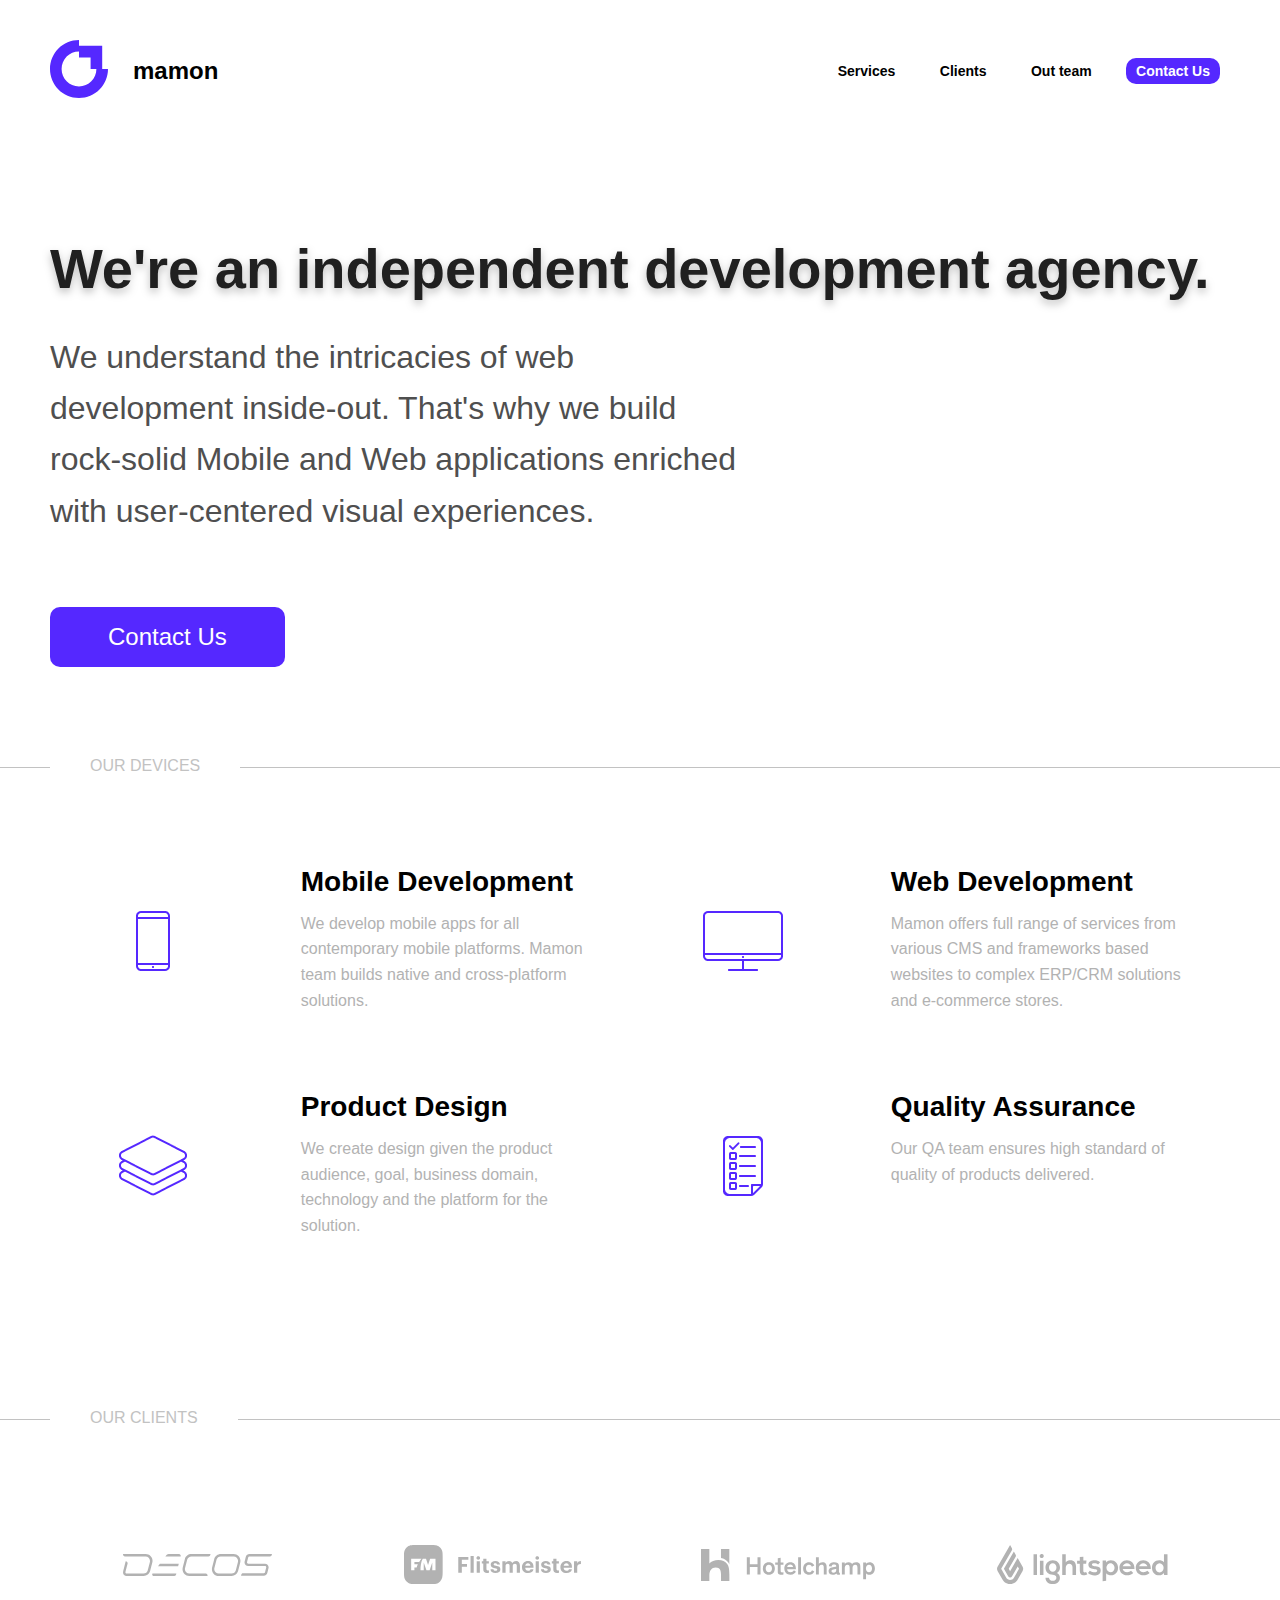
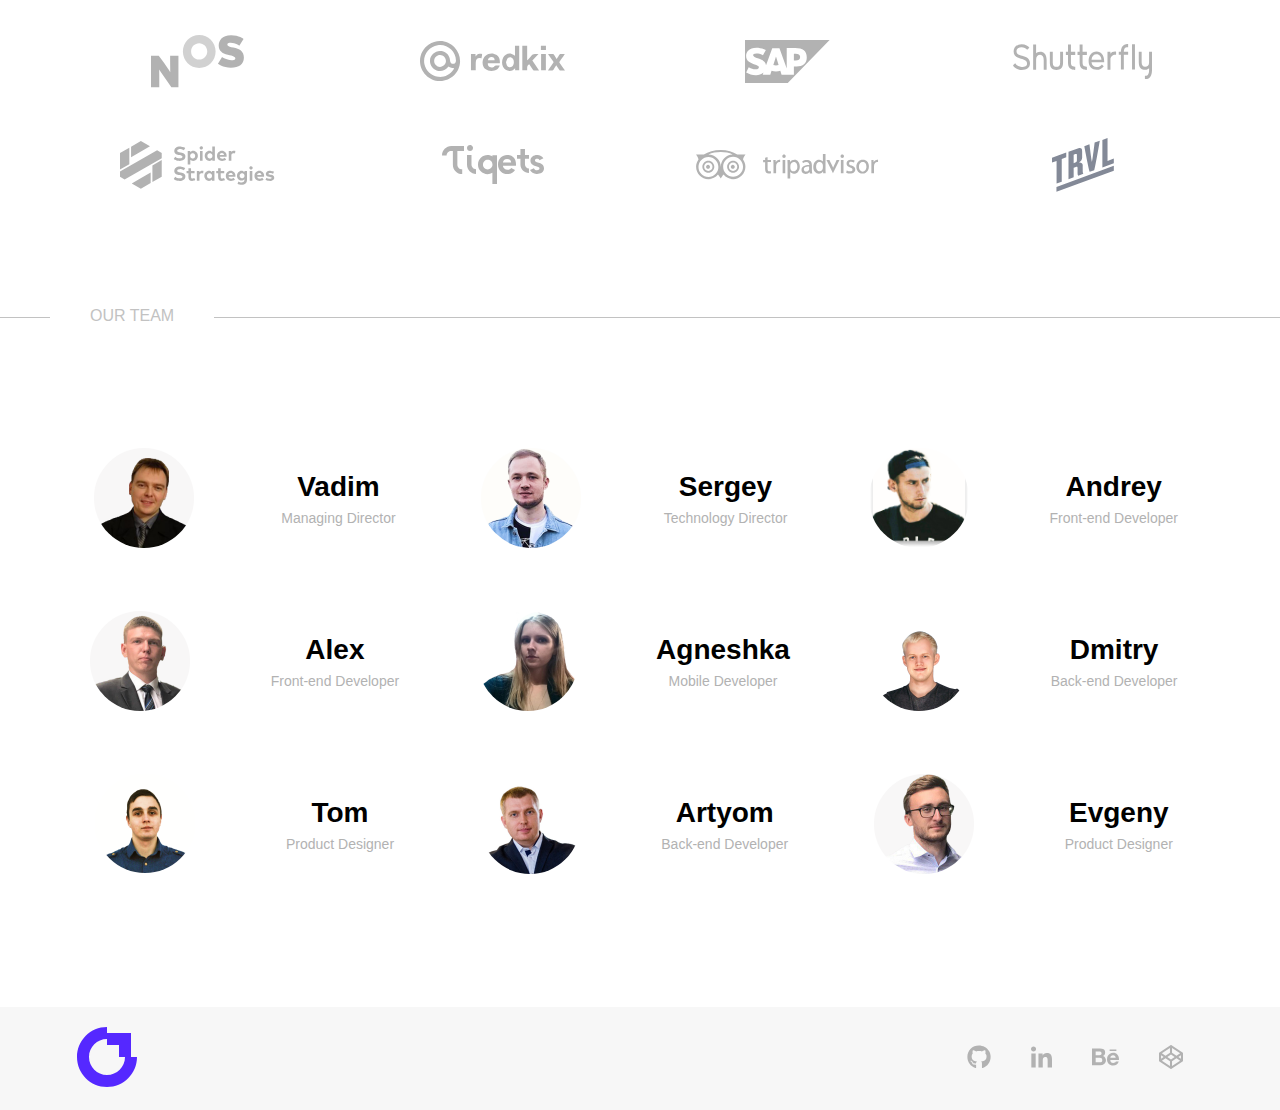
<file: mamon/index.html>
<!DOCTYPE html><html lang="ru"><head> <meta charset="UTF-8"> <meta name="viewport" content="width=device-width, initial-scale=1.0"> <title>Mamon</title> <link rel="stylesheet" href="style.css"> <link rel="stylesheet" href="reset.css"> <link rel="shortcut icon" href="footer/Page 1.svg" type="image/x-icon"> <script src="https://code.jquery.com/jquery-3.6.0.min.js" integrity="sha256-/xUj+3OJU5yExlq6GSYGSHk7tPXikynS7ogEvDej/m4=" crossorigin="anonymous"></script></head><body> <div class="nav-burger"><span class="nav-burger__item"></span></div> <div class="container"> <nav class="nav"> <div class="nav-logo"> <a href="#" class="nav-img"> <img src="./footer/Page 1.svg" alt="Логотип" class="nav-logo__img"> </a> <a href="#"> <h2 class="nav-logo__text"> mamon </h2> </a> </div> <div class="nav-menu"> <a class="nav-menu__btn" href="#Services">Services</a> <a class="nav-menu__btn" href="#Clients">Clients</a> <a class="nav-menu__btn" href="#Team">Out team</a> <a class="nav-menu__btn nav-menu__active">Contact Us</a> </div> </nav> <div class="hero"> <h1 class="hero-title">We're an independent development agency.</h1> <h2 class="hero-subtitle"> We understand the intricacies of web development inside-out. That's why we build rock-solid Mobile and Web applications enriched with user-centered visual experiences. </h2> <button class="hero-btn"> Contact Us </button> </div></div> <div class="dev" id="Services"> <div class="container"> <div class="dev-items"> <div class="dev-item"> <div class="dev-block__img"> <img src="phone new.png" alt="" class="dev-img"> </div> <div class="dev-block"> <h3 class="dev-title">Mobile Development</h3> <span class="dev-text">We develop mobile apps for all contemporary mobile platforms. Mamon team builds native and cross-platform solutions.</span> </div> </div> <div class="dev-item"> <div class="dev-block__img"> <img src="monitor.png" alt="" class="dev-img"> </div> <div class="dev-block"> <h3 class="dev-title">Web Development</h3> <span class="dev-text">Mamon offers full range of services from various CMS and frameworks based websites to complex ERP/CRM solutions and e-commerce stores.</span> </div> </div> <div class="dev-item"> <div class="dev-block__img"> <img src="layers.png" alt="" class="dev-img"> </div> <div class="dev-block"> <h3 class="dev-title">Product Design</h3> <span class="dev-text">We create design given the product audience, goal, business domain, technology and the platform for the solution.</span> </div> </div> <div class="dev-item"> <div class="dev-block__img"> <img src="test.png" alt="" class="dev-img"> </div> <div class="dev-block"> <h3 class="dev-title">Quality Assurance</h3> <span class="dev-text">Our QA team ensures high standard of quality of products delivered. </span> </div> </div> </div> </div> </div> <div class="client" id="Clients"> <div class="container"> <div class="clients"> <div class="clients-block"> <img src="./clients/logo-decos.svg" alt="" class="clients-img"> </div> <div class="clients-block"> <img src="./clients/logo-flitsmeister.svg" alt="" class="clients-img"> </div> <div class="clients-block"> <img src="./clients/logo-hotelchamp.svg" alt="" class="clients-img"> </div> <div class="clients-block"> <img src="./clients/logo-lightspeed.svg" alt="" class="clients-img"> </div> <div class="clients-block"> <img src="./clients/logo-nos.svg" alt="" class="clients-img"> </div> <div class="clients-block"> <img src="./clients/logo-redkix.svg" alt="" class="clients-img"> </div> <div class="clients-block"><img src="./clients/logo-sap.svg" alt="" class="clients-img"></div> <div class="clients-block"><img src="./clients/logo-shutterfly.svg" alt="" class="clients-img"></div> <div class="clients-block"><img src="./clients/logo-spider-strategies.svg" alt="" class="clients-img"></div> <div class="clients-block"><img src="./clients/logo-tiqets.svg" alt="" class="clients-img"></div> <div class="clients-block"><img src="./clients/logo-tripadvisor.svg" alt="" class="clients-img"></div> <div class="clients-block"><img src="./clients/logo-trvl.svg" alt="" class="clients-img"></div> </div> </div></div><div class="team-container"><div class="container"> <div class="team" id="Team"> <div class="team-block"> <div class="team-img"> <img src="./team/Без названия.png" alt="" class="team-img__img"> </div> <div class="team-text"> <div class="team-title">Vadim</div> <div class="team-subtitle">Managing Director</div> </div> </div> <div class="team-block"> <div class="team-img"> <img src="./team/Без имени-1.png" alt="" class="team-img__img"> </div> <div class="team-text"> <div class="team-title">Sergey</div> <div class="team-subtitle">Technology Director</div> </div> </div> <div class="team-block"> <div class="team-img"> <img src="./team/tomash_svorobovich 2.png" alt="" class="team-img__img"> </div> <div class="team-text"> <div class="team-title">Andrey</div> <div class="team-subtitle">Front-end Developer</div> </div> </div> <div class="team-block"> <div class="team-img"> <img src="./team/a35EXSZAk9o.png" alt="" class="team-img__img"> </div> <div class="team-text"> <div class="team-title">Alex</div> <div class="team-subtitle">Front-end Developer</div> </div> </div> <div class="team-block"> <div class="team-img"> <img src="./team/agneshka_maksimik.png" alt="" class="team-img__img"> </div> <div class="team-text"> <div class="team-title">Agneshka</div> <div class="team-subtitle">Mobile Developer</div> </div> </div> <div class="team-block"> <div class="team-img"> <img src="./team/artyom_khomyakov.png" alt="" class="team-img__img"> </div> <div class="team-text"> <div class="team-title">Dmitry</div> <div class="team-subtitle">Back-end Developer</div> </div> </div> <div class="team-block"> <div class="team-img"> <img src="./team/dmitry_shindin 2.png" alt="" class="team-img__img"> </div> <div class="team-text"> <div class="team-title">Tom</div> <div class="team-subtitle">Product Designer</div> </div> </div> <div class="team-block"> <div class="team-img"> <img src="./team/NMUQpFM2pzk.png" alt="" class="team-img__img"> </div> <div class="team-text"> <div class="team-title">Artyom</div> <div class="team-subtitle">Back-end Developer</div> </div> </div> <div class="team-block"> <div class="team-img"> <img src="./team/pKy2Tl5tfkw.png" alt="" class="team-img__img"> </div> <div class="team-text"> <div class="team-title">Evgeny</div> <div class="team-subtitle">Product Designer</div> </div> </div> </div></div></div> <footer class="footer"> <div class="container"> <div class="footer-content"> <div class="footer-logo"> <a href="#"> <img src="footer/Page 1.svg" alt="Логотип" class="footer-img"> </a> </div> <div class="footer-link"> <a href="#"> <div class="footer-link__item"> <img src="footer/.svg" alt="" class="footer-link__img"> </div> </a> <a href="#"> <div class="footer-link__item"> <img src="footer/.svg" alt="" class="footer-link__img"> </div> </a> <a href="#"> <div class="footer-link__item"> <img src="footer/.svg" alt="" class="footer-link__img"> </div> </a> <a href="#"> <div class="footer-link__item"> <img src="footer/.svg" alt="" class="footer-link__img"> </div> </a> </div> </div> </div> </footer> <div class="modal"> <div class="container"> <div class="modal-content"> <div class="modal-exit"> &times; </div> <h2 class="modal-title"> Contact Us </h2> <div class="modal-content__form"> <form action="" class="modal-form"> <input type="email" name="email" id="email" placeholder="E-mail" required> <input type="text" name="text" id="text" placeholder="Your Name" required> <input type="submit" value="Send" class="modal-form__btn"> </form> </div> </div> </div> </div> <script> $(document).ready(function(){ $(".nav-menu__active").click(function(){ $(".modal").toggleClass("modal_active"); if($(".nav-burger").hasClass("nav-burger_active")){ $(".nav-burger").removeClass("nav-burger_active"); $(".nav").removeClass("nav_active"); }; }); $(".nav-menu__btn").click(function(){ $(".nav-burger").removeClass("nav-burger_active"); $(".nav").removeClass("nav_active"); }); $(".hero-btn").click(function(){ $(".modal").toggleClass("modal_active") }); $(".modal-exit").click(function(){ $(".modal").toggleClass("modal_active") }); $(".nav-burger").click(function(){ $(".nav").toggleClass("nav_active") }); $('.nav-burger').on('click', function(e) { e.preventDefault; $(this).toggleClass('nav-burger_active'); }); }); </script></body></html>
</file>
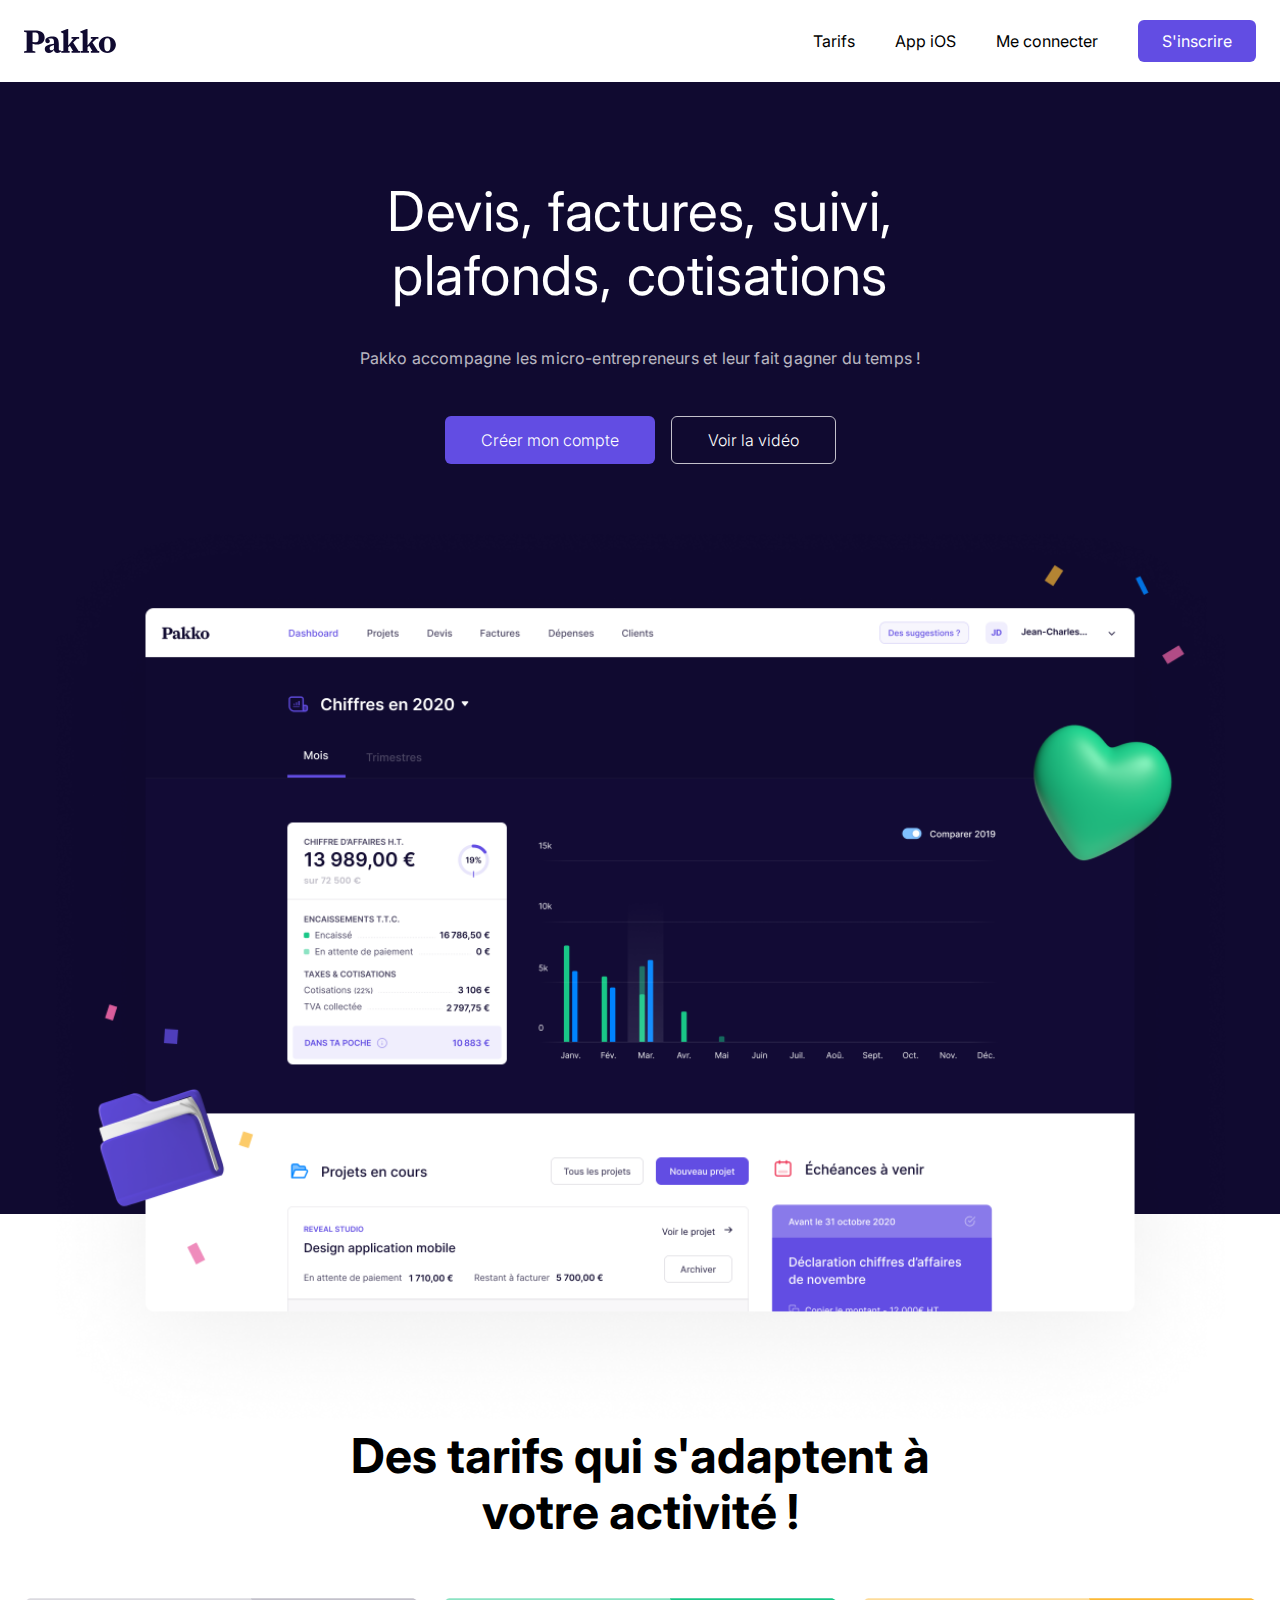
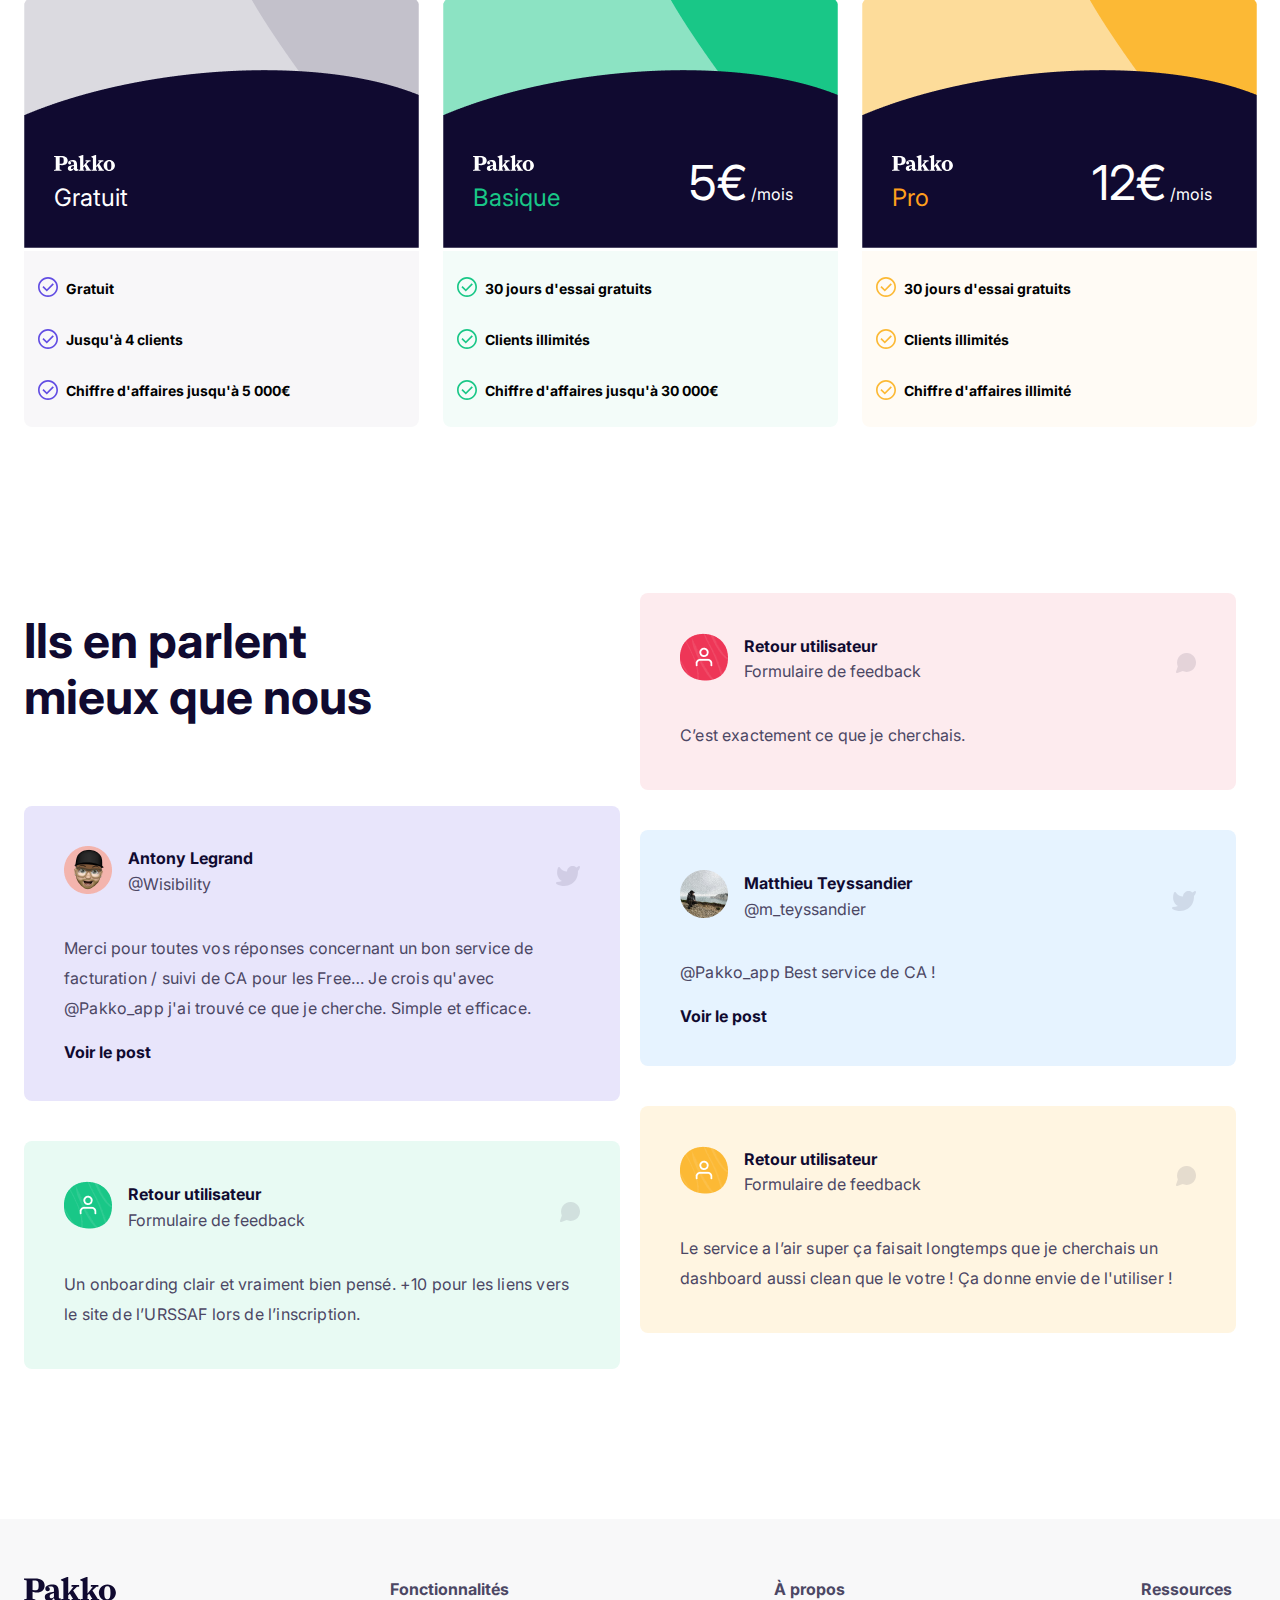
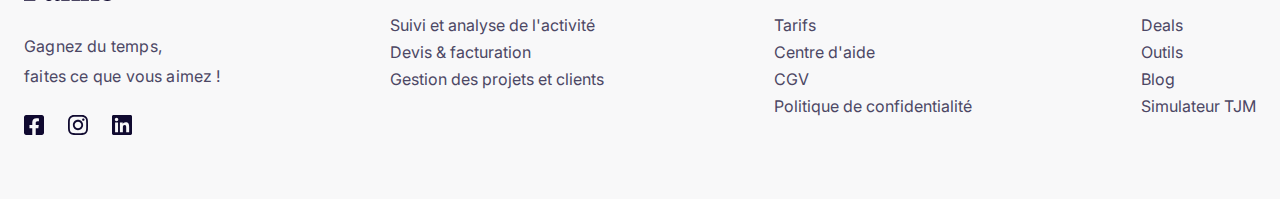
<file: pakko/index.html>
<!DOCTYPE html>
<html lang="ru">
<head>
    <meta charset="UTF-8">
    <meta http-equiv="X-UA-Compatible" content="IE=edge">
    <meta name="viewport" content="width=device-width, initial-scale=1.0">
    <title>Pakko</title>
    <link rel="stylesheet" href="style.css">
    <link rel="stylesheet" href="normalize.min.css">
    <link rel="preconnect" href="https://fonts.gstatic.com">
    <link href="https://fonts.googleapis.com/css2?family=Inter:wght@400;700&display=swap" rel="stylesheet">
    <link rel="shortcut icon" href="./img/favicon.svg" type="image/x-icon">
    
</head>
<body>
    <header class="nav">
        <div class="container">
            <nav class="nav-content">
                <div class="nav-logo">
                    <img src="./img/logo.svg" alt="Логотип">
                </div>
                <!-- <div class="menu"> -->
                    <ul class="nav-menu">
                        <li class="nav-menu__item"><a href="#" class="nav-item">Tarifs</a></li>
                        <li class="nav-menu__item"><a href="#" class="nav-item">App iOS</a></li>
                        <li class="nav-menu__item"><a href="#" class="nav-item">Me connecter</a></li>
                        <li class="nav-menu__item">
                            <a href="#" class="nav-item">
                                <button class="nav-item__btn btn">
                                    S'inscrire
                                </button>
                            </a>
                        </li>
                    
                    </ul>
                <!-- </div> -->
                <a href="#" class="menu-btn">
                    <span></span>
                </a>
            </nav>
        </div>
    </header>

    <section class="hero">
        <div class="container">
            <div class="hero-content">
                <h1 class="hero-title">
                    Devis, factures, suivi, plafonds, cotisations
                </h1>
                <h3 class="hero-subtitle">
                    Pakko accompagne les micro-entrepreneurs et leur fait gagner du temps !
                </h3>
                <div class="hero-btns">
                    <button class="hero-btn btn">Créer mon compte</button>
                    <button class="hero-btn btn hero-btn__active">Voir la vidéo</button>
                </div>

                <div class="hero-img"></div>
                <!-- <img src="/img/hero-img.jpg" alt="" class="hero-img"> -->
            </div>
        </div>
    </section>

    <section class="second">
        <div class="container">
            <div class="second-content">
                <h2 class="second-title">
                    Des tarifs qui s'adaptent à votre activité !
                </h2>
                <div class="second-cards">
                    <div class="second-item">
                        <div class="second-img__1">
                            <img src="./img/Frame1.png" alt="" class="second-item__img">
                            <div class="second-item__block">
                                <div class="second-text">
                                    <img src="./img/logo-white.svg" class="second-item__logo">
                                    <span class="second-item__text">Gratuit</span>
                                </div>
                                <!-- <div class="second-block__price">
                                    <span class="second-item__total">5€</span>
                                    <span class="second-item__price">/mois</span>
                                </div> -->
                            </div>
                        </div>
                        <ul class="second-list">
                            <li class="second-list__item">Gratuit</li>
                            <li class="second-list__item">Jusqu'à 4 clients</li>
                            <li class="second-list__item">Chiffre d'affaires jusqu'à 5 000€</li>
                        </ul>
                    </div>
                    <div class="second-item">
                        <div class="second-img__2">
                            <img src="./img/Frame2.png" alt="" class="second-item__img">
                        <div class="second-item__block">
                            <div class="second-text">
                                <img src="./img/logo-white.svg" class="second-item__logo">
                                <span class="second-item__text second-item__green">Basique</span>
                            </div>
                            <div class="second-block__price">
                                <span class="second-item__total">5€</span>
                                <span class="second-item__price">/mois</span>
                            </div>
                        </div>
                        </div>
                        <ul class="second-list second-list2">
                            <li class="second-list__item second-list__item2">30 jours d'essai gratuits</li>
                            <li class="second-list__item second-list__item2">Clients illimités</li>
                            <li class="second-list__item second-list__item2">Chiffre d'affaires jusqu'à 30 000€</li>
                        </ul>
                    </div>
                    <div class="second-item">
                        <div class="second-img__3">
                            <img src="./img/Frame3.png" alt="" class="second-item__img">
                        <div class="second-item__block">
                            <div class="second-text">
                                <img src="./img/logo-white.svg" class="second-item__logo">
                                <span class="second-item__text second-item__gold">Pro</span>
                            </div>
                            <div class="second-block__price">
                                <span class="second-item__total">12€</span>
                                <span class="second-item__price">/mois</span>
                            </div>
                        </div>
                        </div>
                        <ul class="second-list second-list3">
                            <li class="second-list__item second-list__item3">30 jours d'essai gratuits</li>
                            <li class="second-list__item second-list__item3">Clients illimités</li>
                            <li class="second-list__item second-list__item3">Chiffre d'affaires illimité</li>
                        </ul>
                    </div>
                </div>
            </div>
        </div>
    </section>

    <section>
        <div class="container">
            <div class="reviews">
                <h2 class="reviews-title">
                    Ils en parlent mieux que nous
                </h2>
                <div class="reviews-block">
                    <div class="reviews-head reviews-head__twitter">
                        <div class="reviews-head__img">
                            <img src="./img/reviews/Rectangle.png" alt="Аватар пользователя" class="reviews-img">
                        </div>
                        <div class="reviews-head__text">
                            <span class="reviews-head__title">Antony Legrand</span>
                            <span class="reviews-head__account">@Wisibility</span>
                        </div>
                    </div>
                    <div class="reviews-body">
                        <span class="reviews-body__text">Merci pour toutes vos réponses concernant un bon service de facturation / suivi de CA pour les Free… Je crois qu'avec @Pakko_app j'ai trouvé ce que je cherche. Simple et efficace.</span>
                        <a href="#" class="reviews-body__footer">Voir le post</a>
                    </div>
                </div>

                <div class="reviews-block reviews-color__1">
                    <div class="reviews-head reviews-head__message">
                        <div class="reviews-head__img">
                            <img src="./img/reviews/Group1.png" alt="Аватар пользователя" class="reviews-img">
                        </div>
                        <div class="reviews-head__text">
                            <span class="reviews-head__title">Retour utilisateur</span>
                            <span class="reviews-head__account">Formulaire de feedback</span>
                        </div>
                    </div>
                    <div class="reviews-body">
                        <span class="reviews-body__text">Un onboarding clair et vraiment bien pensé. +10 pour les liens vers le site de l’URSSAF lors de l’inscription.</span>
                        <!-- <div class="reviews-body__footer">Voir le post</div> -->
                    </div>
                </div>

                <div class="reviews-block reviews-color__2">
                    <div class="reviews-head reviews-head__message">
                        <div class="reviews-head__img">
                            <img src="./img/reviews/Group2.png" alt="Аватар пользователя" class="reviews-img">
                        </div>
                        <div class="reviews-head__text">
                            <span class="reviews-head__title">Retour utilisateur</span>
                            <span class="reviews-head__account">Formulaire de feedback</span>
                        </div>
                    </div>
                    <div class="reviews-body">
                        <span class="reviews-body__text">C’est exactement ce que je cherchais.</span>
                        <!-- <div class="reviews-body__footer">Voir le post</div> -->
                    </div>
                </div>

                <div class="reviews-block reviews-color__3">
                    <div class="reviews-head reviews-head__twitter">
                        <div class="reviews-head__img">
                            <img src="./img/reviews/Rectangle2.png" alt="Аватар пользователя" class="reviews-img">
                        </div>
                        <div class="reviews-head__text">
                            <span class="reviews-head__title">Matthieu Teyssandier</span>
                            <span class="reviews-head__account">@m_teyssandier</span>
                        </div>
                    </div>
                    <div class="reviews-body">
                        <span class="reviews-body__text">@Pakko_app Best service de CA !</span>
                        <a href="#" class="reviews-body__footer">Voir le post</a>
                    </div>
                </div>

                <div class="reviews-block reviews-color__4">
                    <div class="reviews-head reviews-head__message">
                        <div class="reviews-head__img">
                            <img src="./img/reviews/Group3.png" alt="Аватар пользователя" class="reviews-img">
                        </div>
                        <div class="reviews-head__text">
                            <span class="reviews-head__title">Retour utilisateur</span>
                            <span class="reviews-head__account">Formulaire de feedback</span>
                        </div>
                    </div>
                    <div class="reviews-body">
                        <span class="reviews-body__text">Le service a l’air super ça faisait longtemps que je cherchais un dashboard aussi clean que le votre ! Ça donne envie de l'utiliser !</span>
                        <!-- <div class="reviews-body__footer">Voir le post</div> -->
                    </div>
                </div>
            </div>
        </div>
    </section>

    <footer class="footer">
        <div class="container">
            <div class="footer-content">
                <ul class="footer-list">
                    <li class="footer-item">
                        <img src="./img/logo.svg" alt="" class="footer-logo">
                    </li>
                    <li class="footer-item footer-item__subtitle">Gagnez du temps, <br> faites ce que vous aimez !</li>
                    <li class="footer-item footer-item__link">
                        <a href="#">
                            <img src="./img/footer/Frame.svg" alt="" class="footer-item__img">
                        </a>
                        <a href="#">
                            <img src="./img/footer/Vector.svg" alt="" class="footer-item__img">
                        </a>
                        <a href="#">
                            <img src="./img/footer/Vector-1.svg" alt="" class="footer-item__img">
                        </a>
                    </li>
                </ul>
                <ul class="footer-list">
                    <li class="footer-item footer-item__title">Fonctionnalités</li>
                    <li class="footer-item footer-item__text">Suivi et analyse de l'activité</li>
                    <li class="footer-item footer-item__text">Devis & facturation</li>
                    <li class="footer-item footer-item__text">Gestion des projets et clients</li>
                </ul>
                <ul class="footer-list">
                    <li class="footer-item footer-item__title">À propos</li>
                    <li class="footer-item footer-item__text">Tarifs</li>
                    <li class="footer-item footer-item__text">Centre d'aide</li>
                    <li class="footer-item footer-item__text">CGV</li>
                    <li class="footer-item footer-item__text">Politique de confidentialité</li>
                </ul>
                <ul class="footer-list">
                    <li class="footer-item footer-item__title">Ressources</li>
                    <li class="footer-item footer-item__text">Deals</li>
                    <li class="footer-item footer-item__text">Outils</li>
                    <li class="footer-item footer-item__text">Blog</li>
                    <li class="footer-item footer-item__text">Simulateur TJM</li>
                </ul>
            </div>
        </div>
    </footer>

    <script src="https://code.jquery.com/jquery-3.6.0.min.js" integrity="sha256-/xUj+3OJU5yExlq6GSYGSHk7tPXikynS7ogEvDej/m4=" crossorigin="anonymous"></script>

    <script>
        $(document).ready(function(){
            $menu = $('.nav-menu');

            $('.menu-btn').click(function(){
                $(this).toggleClass('menu-btn_active');
            })
            $('.menu-btn').click(function(){
                $('.nav-menu').toggleClass('nav-menu__active');
            })
        });
        jQuery('a').on('click', function (e) {
            e.preventDefault();
        });
    </script>
</body>
</html>
</file>
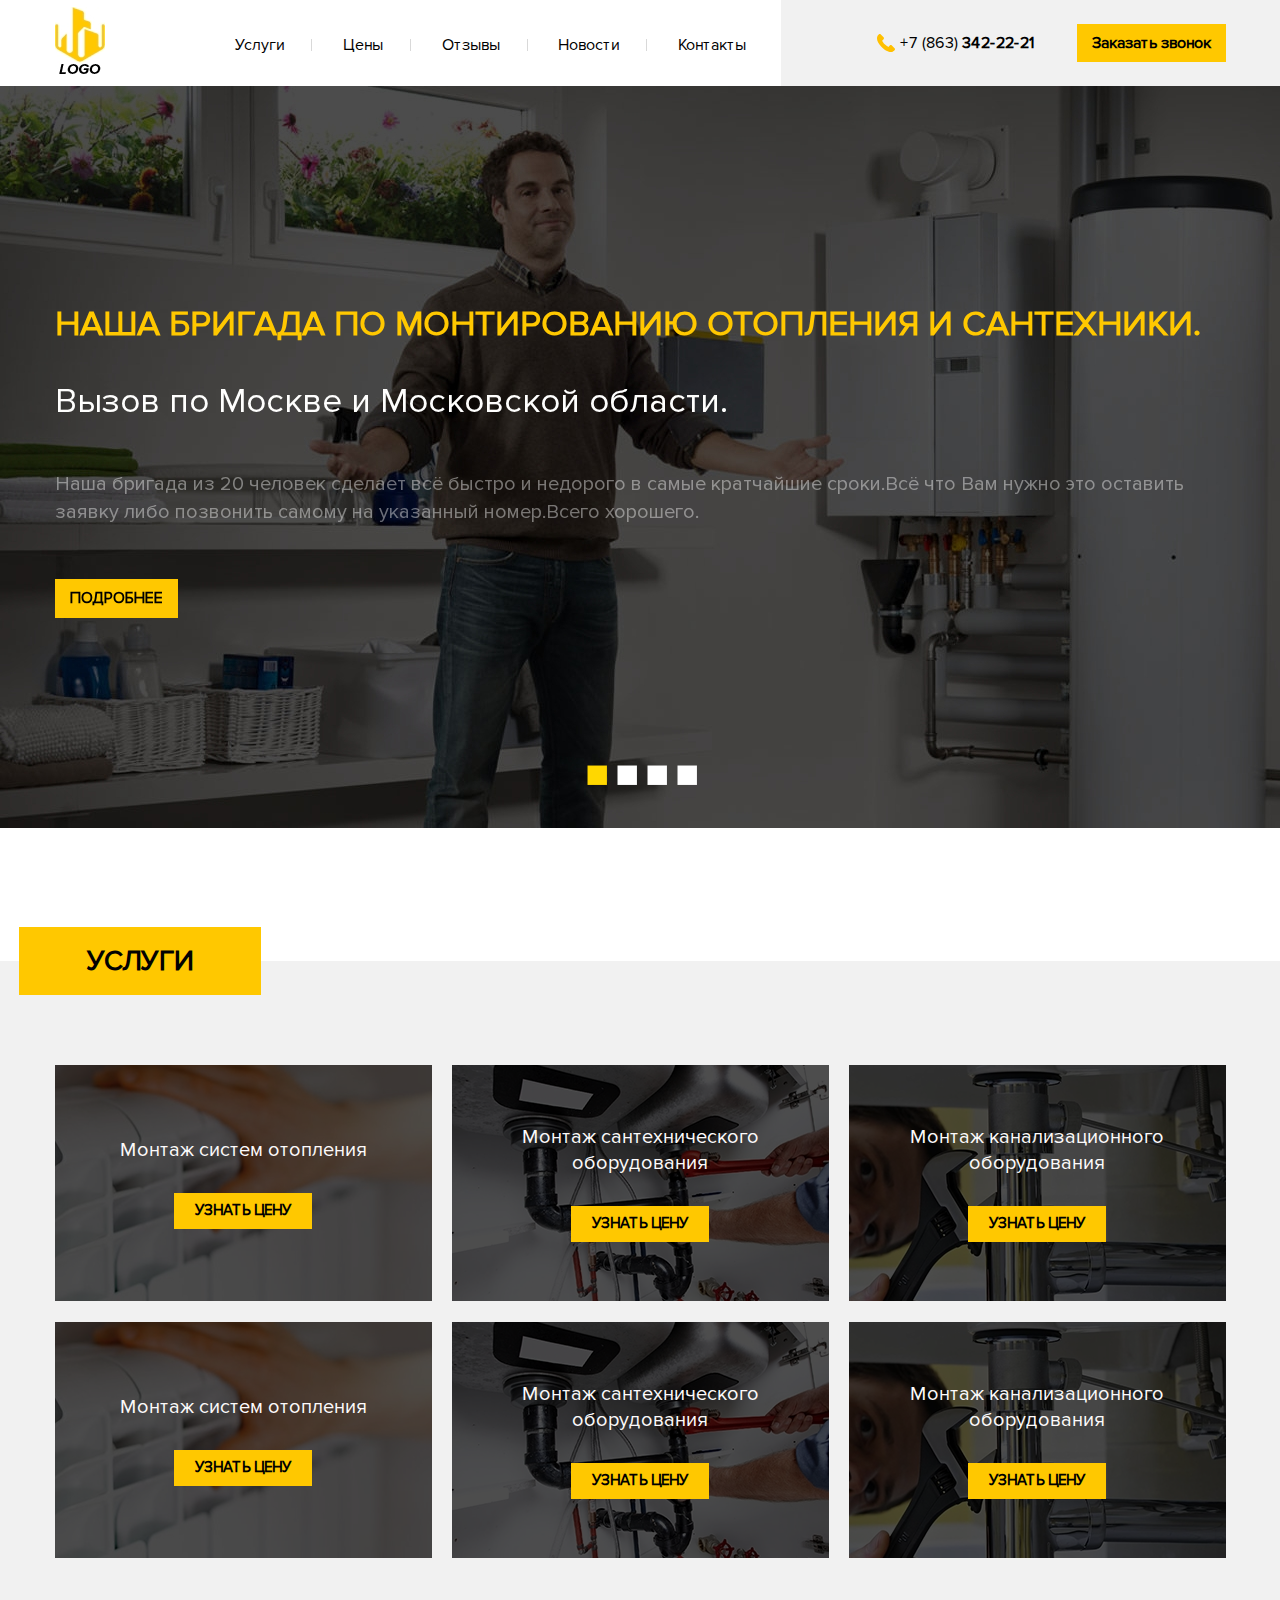
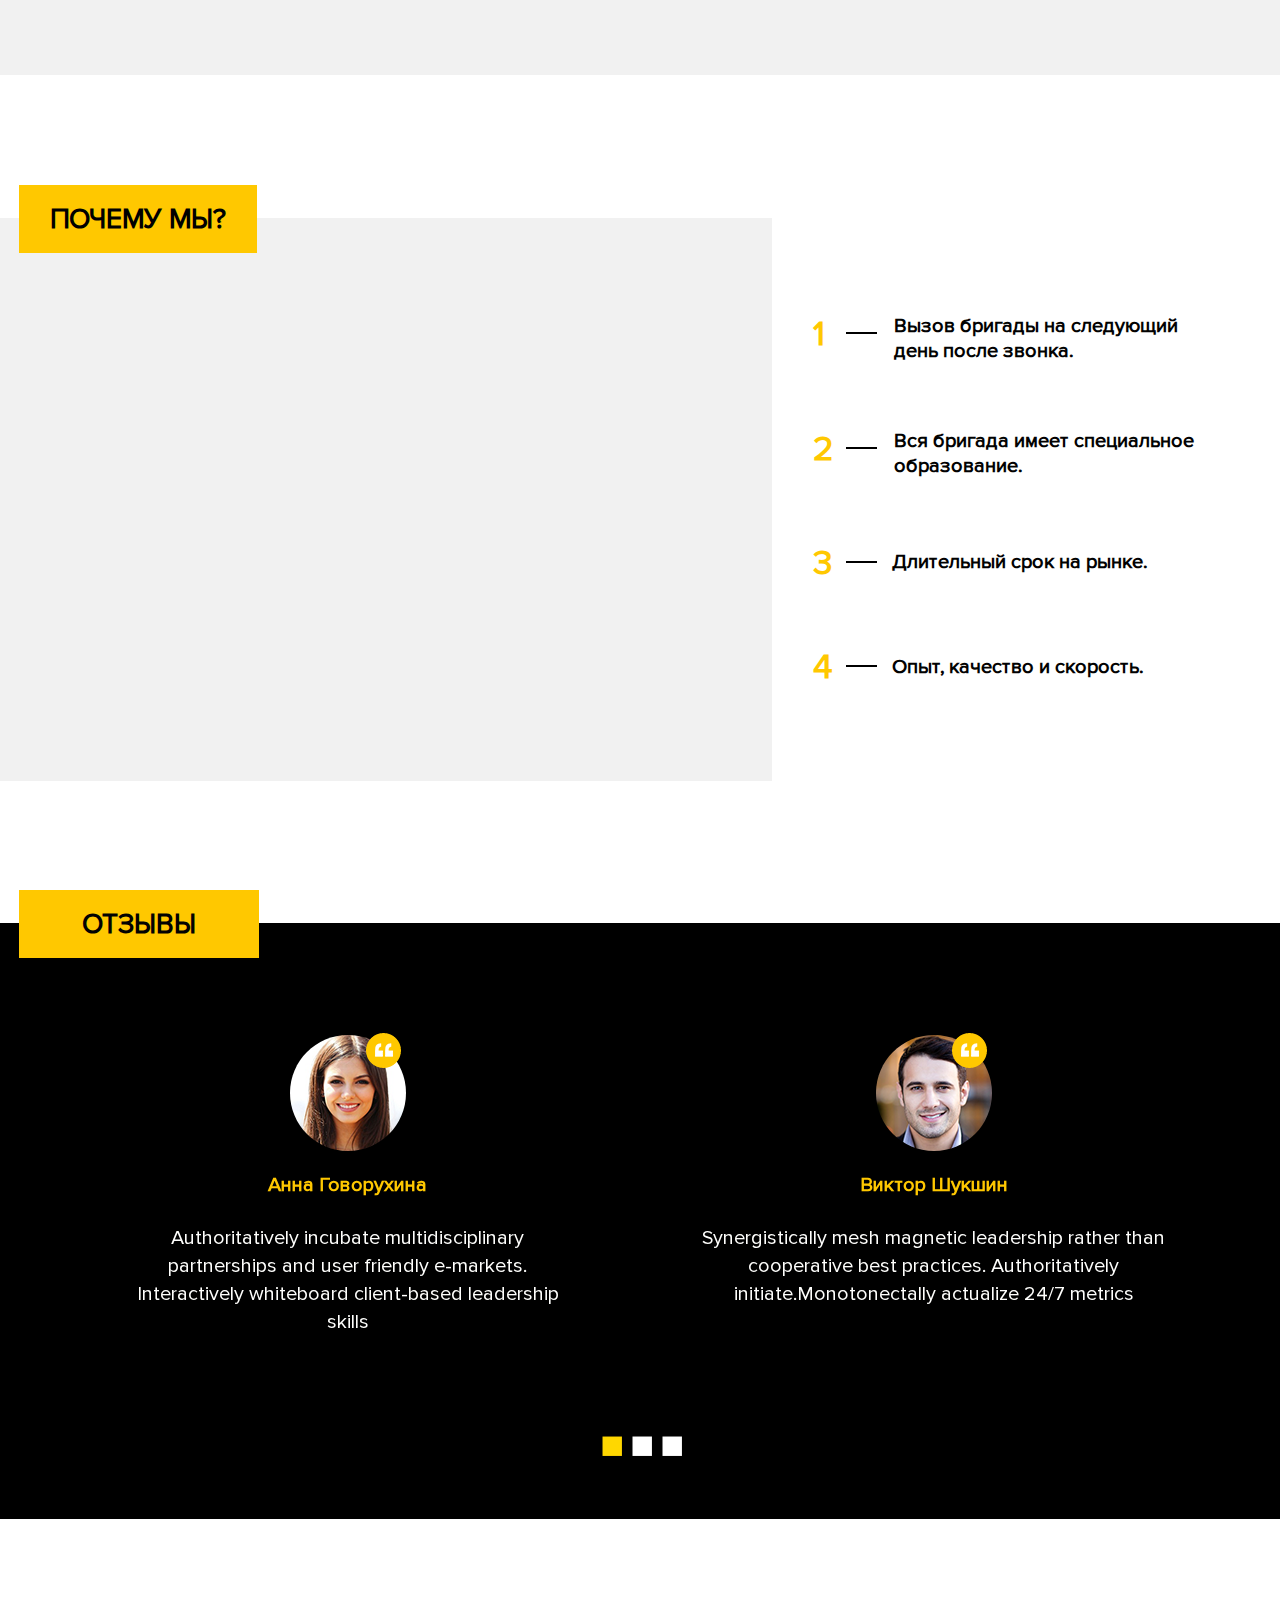
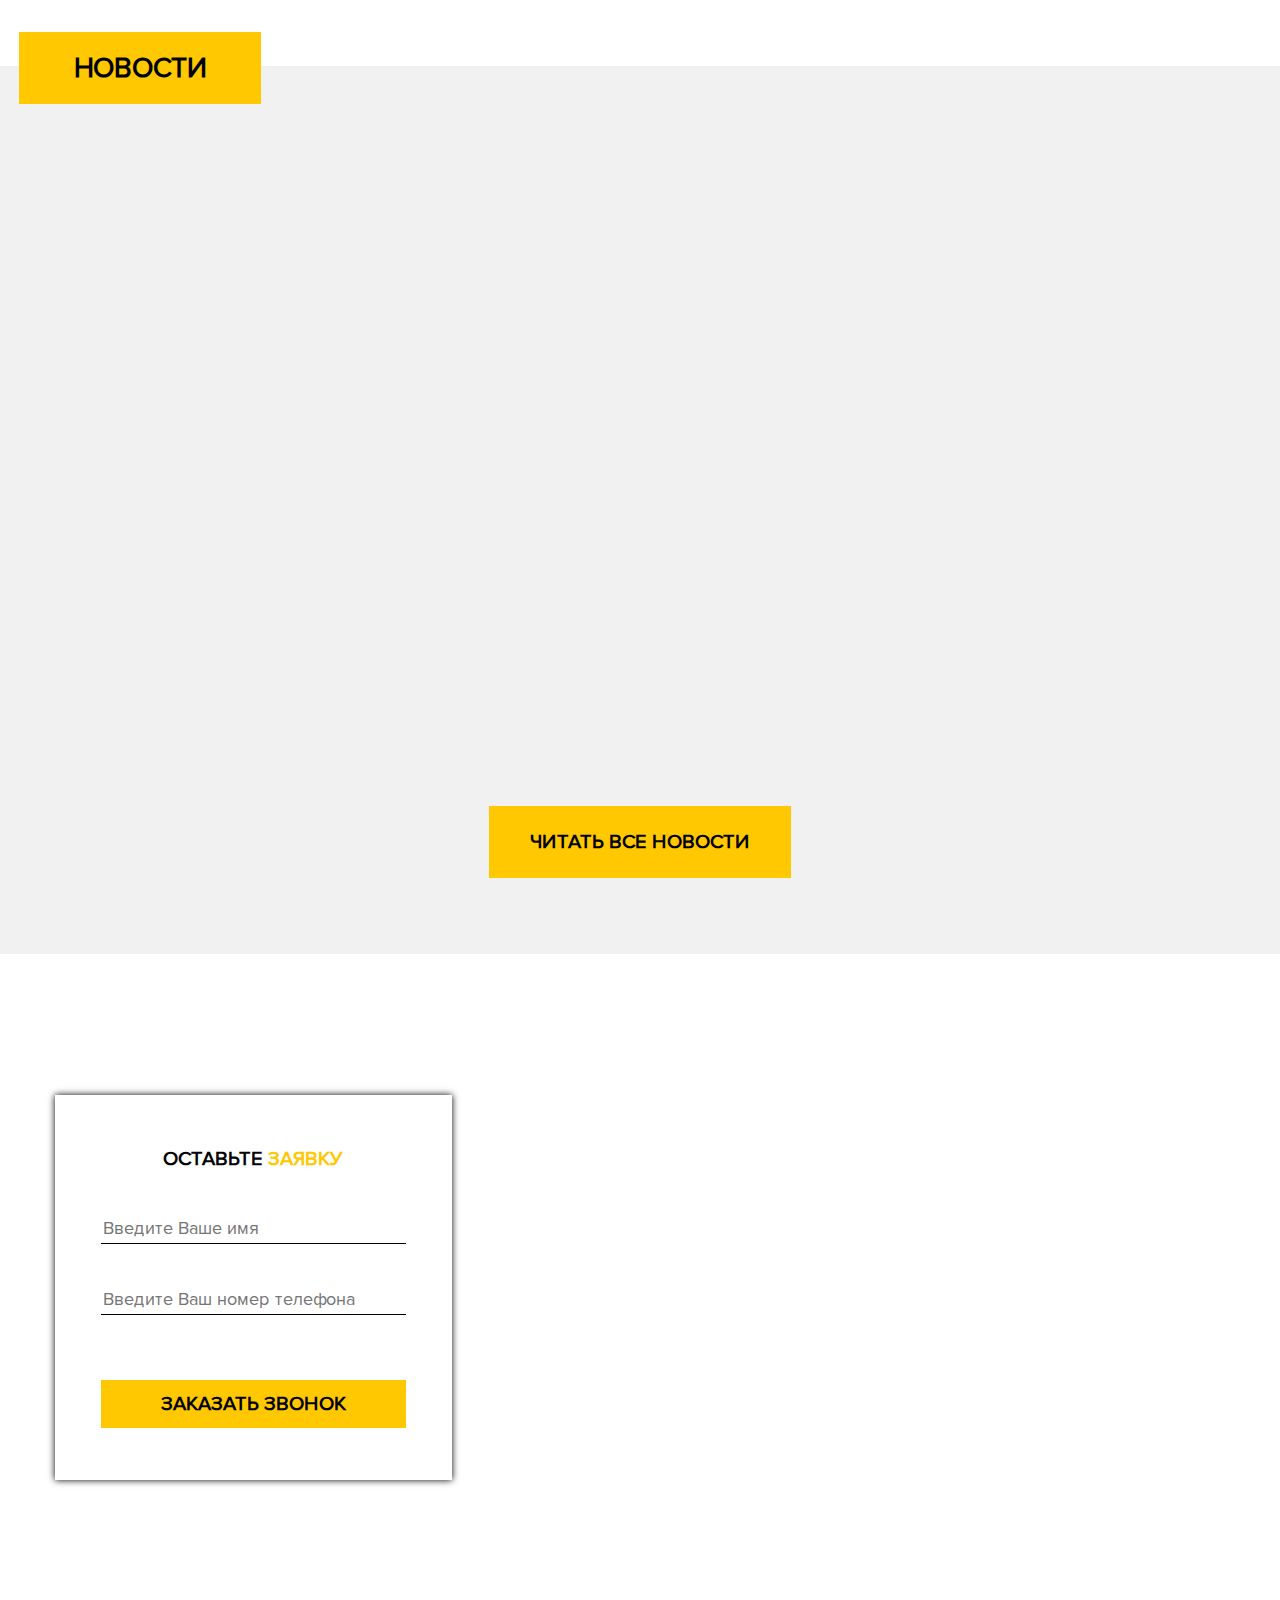
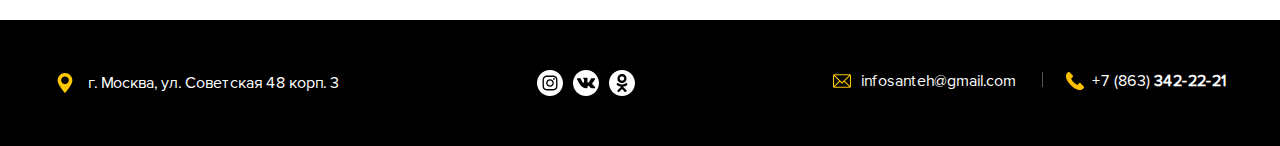
<file: plumbing/index.html>
<!DOCTYPE html><html lang="ru"><head><meta charset="UTF-8"><meta name="viewport" content="width=device-width, initial-scale=1.0"><meta http-equiv="X-UA-Compatible" content="ie=edge"><link rel="stylesheet" href="./css/style.css"><link rel="shortcut icon" href="./img/favicon.png" type="image/x-icon"><title>Сантехника</title></head><body><div class="container-fluid"><div class="container"><div class="navbar"><div class="navbar-logo"><img src="./img/logo.jpg" alt="Лого"></div><div class="burger"> <a href="#" class="burger-menu"><span class="burger-menu__arrow"></span></a></div><ul class="navbar-nav__list"><li class="navbar-nav__item"><a href="#services" class="navbar-nav__item1">Услуги</a></li><li class="navbar-nav__item"> <a href="#services" class="navbar-nav__item1">Цены</a></li><li class="navbar-nav__item"> <a href="#reviews" class="navbar-nav__item1">Отзывы</a></li><li class="navbar-nav__item"> <a href="#news" class="navbar-nav__item1">Новости</a></li><li class="navbar-nav__item"> <a href="#form" class="navbar-nav__item1">Контакты</a></li></ul><div class="navbar-tel"> <img src="./img/navbar/phone.svg" alt="Телефон" class="navbar-tel__img"> <a href="tel:78633422221" class="navbar-tel__num">+7 (863) <strong>342-22-21</strong> </a> <button class="navbar-button button" id="button">Заказать звонок</button></div></div></div><div class="container-bg" id="MenuB"><div class="container"><ul class="navbar__list"><li class="navbar-nav__item11"><a href="#services" class="navbar-nav__item">Услуги</a></li><li class="navbar-nav__item1"><a href="#services" class="navbar-nav__item1">Цены</a></li><li class="navbar-nav__item1"><a href="#reviews" class="navbar-nav__item1">Отзывы</a></li><li class="navbar-nav__item1"><a href="#news" class="navbar-nav__item1">Новости</a></li><li class="navbar-nav__item1"><a href="#form" class="navbar-nav__item1">Контакты</a></li></ul><div class="navbar-tel__num1"><a href="tel:78633422221">+7 (863) <strong>342-22-21</strong> </a></div></div></div></div><div class="hero"><div class="hero-slider"><div class="hero-slider__item"><img class="hero-slider__img" src="./img/hero/2-layers.jpg" alt="Картинка слайдера"></div><div class="hero-slider__item"><img class="hero-slider__img" src="./img/hero/2-layers.jpg" alt="Картинка слайдера"></div><div class="hero-slider__item"><img class="hero-slider__img" src="./img/hero/2-layers.jpg" alt="Картинка слайдера"></div><div class="hero-slider__item"><img class="hero-slider__img" src="./img/hero/2-layers.jpg" alt="Картинка слайдера"></div></div><div class="container"><div class="hero-content"><h1 class="hero-title">Наша бригада по монтированию отопления и сантехники.</h1><h2 class="hero-subtitle">Вызов по Москве и Московской области.</h2> <span class="hero-text">Наша бригада из 20 человек сделает всё быстро и недорого в самые кратчайшие сроки.Всё что Вам нужно это оставить заявку либо позвонить самому на указанный номер.Всего хорошего.</span> <button class="button hero-button">подробнее</button></div></div></div><div class="services"> <a id="services"></a><div class="container"><div class="services-content"><div class="services-card services-card__1"><div class="services-bg"></div> <img class="services-img" src="./img/services/1-img.jpg" alt=""><div class="services-text"><div class="services-card__title">Монтаж систем отопления</div> <button class="services-button button">Узнать цену</button></div></div><div class="services-card services-card__2"><div class="services-bg"></div> <img class="services-img" src="./img/services/2-img.jpg" alt=""><div class="services-text"><div class="services-card__title">Монтаж сантехнического оборудования</div> <button class="services-button button">Узнать цену</button></div></div><div class="services-card services-card__3"><div class="services-bg"></div> <img class="services-img" src="./img/services/3-img.jpg" alt=""><div class="services-text"><div class="services-card__title">Монтаж канализационного оборудования</div> <button class="services-button button">Узнать цену</button></div></div><div class="services-card services-card__1"><div class="services-bg"></div> <img class="services-img" src="./img/services/1-img.jpg" alt=""><div class="services-text"><div class="services-card__title">Монтаж систем отопления</div> <button class="services-button button">Узнать цену</button></div></div><div class="services-card services-card__2"><div class="services-bg"></div> <img class="services-img" src="./img/services/2-img.jpg" alt=""><div class="services-text"><div class="services-card__title">Монтаж сантехнического оборудования</div> <button class="services-button button">Узнать цену</button></div></div><div class="services-card services-card__3"><div class="services-bg"></div> <img class="services-img" src="./img/services/3-img.jpg" alt=""><div class="services-text"><div class="services-card__title">Монтаж канализационного оборудования</div> <button class="services-button button">Узнать цену</button></div></div></div></div></div><div class="why"> <a id="why"></a><div class="container"><div class="why-content"><div class="why-card"><div class="why-card__item wow fadeInLeft" data-wow-delay="0.7s"> <img src="./img/why/warranty.jpg" alt="Картинка карточки" class="why-card__img"><div class="why-card__title">100 % гарантия качества</div></div><div class="why-card__item wow fadeInLeft" data-wow-delay="0.6s"> <img src="./img/why/diagram.jpg" alt="Картинка карточки" class="why-card__img"><div class="why-card__title">с нами выгодно</div></div><div class="why-card__item wow fadeInLeft" data-wow-delay="0.5s"> <img src="./img/why/trophy.jpg" alt="Картинка карточки" class="why-card__img"><div class="why-card__title">большой опыт</div></div><div class="why-card__item wow fadeInLeft" data-wow-delay="0.4s"> <img src="./img/why/operator.jpg" alt="Картинка карточки" class="why-card__img"><div class="why-card__title">быстрая онлайн поддержка</div></div><div class="why-card__item wow fadeInLeft" data-wow-delay="0.3s"> <img src="./img/why/care.jpg" alt="Картинка карточки" class="why-card__img"><div class="why-card__title">с заботой о клиенте</div></div><div class="why-card__item wow fadeInLeft" data-wow-delay="0.2s"> <img src="./img/why/calendar.jpg" alt="Картинка карточки" class="why-card__img"><div class="why-card__title">точно в срок</div></div></div><ul class="why-list"><li class="why-list__item"><div class="why-list__num why-list__num1">1</div><div class="why-list__text">Вызов бригады на следующий день после звонка.</div></li><li class="why-list__item"><div class="why-list__num">2</div><div class="why-list__text">Вся бригада имеет специальное образование.</div></li><li class="why-list__item"><div class="why-list__num">3</div><div class="why-list__text">Длительный срок на рынке.</div></li><li class="why-list__item"><div class="why-list__num">4</div><div class="why-list__text">Опыт, качество и скорость.</div></li></ul></div></div></div><div class="reviews"> <a id="reviews"></a><div class="container"><div class="reviews-content"><div class="reviews-item"><div class="reviews-slide"> <img src="./img/reviews/img1.png" alt="Фото человека" class="reviews-img"><div class="reviews-title">Анна Говорухина</div><div class="reviews-text">Authoritatively incubate multidisciplinary partnerships and user friendly e-markets. Interactively whiteboard client-based leadership skills</div></div></div><div class="reviews-item"><div class="reviews-slide"> <img src="./img/reviews/img2.png" alt="Фото человека" class="reviews-img"><div class="reviews-title">Виктор Шукшин</div><div class="reviews-text"> Synergistically mesh magnetic leadership rather than cooperative best practices. Authoritatively initiate.Monotonectally actualize 24/7 metrics</div></div></div><div class="reviews-item"><div class="reviews-slide"> <img src="./img/reviews/img3.png" alt="Фото человека" class="reviews-img"><div class="reviews-title">Виктор Шукшин</div><div class="reviews-text">Authoritatively incubate multidisciplinary partnerships and user friendly e-markets. Interactively whiteboard client-based leadership skills</div></div></div><div class="reviews-item"><div class="reviews-slide"> <img src="./img/reviews/img4.png" alt="Фото человека" class="reviews-img"><div class="reviews-title">Виктор Шукшин</div><div class="reviews-text"> Synergistically mesh magnetic leadership rather than cooperative best practices. Authoritatively initiate.Monotonectally actualize 24/7 metrics</div></div></div><div class="reviews-item"><div class="reviews-slide"> <img src="./img/reviews/img5.png" alt="Фото человека" class="reviews-img"><div class="reviews-title">Анна Говорухина</div><div class="reviews-text">Authoritatively incubate multidisciplinary partnerships and user friendly e-markets. Interactively whiteboard client-based leadership skills</div></div></div><div class="reviews-item"><div class="reviews-slide"> <img src="./img/reviews/img6.png" alt="Фото человека" class="reviews-img"><div class="reviews-title">Анна Говорухина</div><div class="reviews-text"> Synergistically mesh magnetic leadership rather than cooperative best practices. Authoritatively initiate.Monotonectally actualize 24/7 metrics</div></div></div></div></div></div><div class="news"> <a id="news"></a><div class="container"><div class="news-content"><div class="news-block wow fadeInRight" data-wow-delay="0.1s"> <img src="./img/news/news-1.jpg" alt="Картинка новостного блока" class="news-img"><div class="news-titles"><div class="news-title">ремонт раковины</div><div class="news-data"><div class="news-data__bold">29</div> 11.2017</div></div><div class="news-text">Holisticly syndicate pandemic value and tactical process improvements. Progressively re-engineer parallel portals vis-a-vis low-risk high-yield platforms. Seamlessly reintermediate market-driven platforms rather than excellent infrastructures. Quickly deploy best-of-breed niche markets without business</div></div><div class="news-block wow fadeInRight" data-wow-delay="0.2s"> <img src="./img/news/news-2.jpg" alt="Картинка новостного блока" class="news-img"><div class="news-titles"><div class="news-title">подчинка слива</div><div class="news-data"><div class="news-data__bold">29</div> 11.2017</div></div><div class="news-text">Holisticly syndicate pandemic value and tactical process improvements. Progressively re-engineer parallel portals vis-a-vis low-risk high-yield platforms. Seamlessly reintermediate market-driven platforms rather than excellent infrastructures. Quickly deploy best-of-breed niche markets without business</div></div><div class="news-block wow fadeInRight" data-wow-delay="0.3s"> <img src="./img/news/news-3.jpg" alt="Картинка новостного блока" class="news-img"><div class="news-titles"><div class="news-title">ремонт раковины</div><div class="news-data"><div class="news-data__bold">29</div> 11.2017</div></div><div class="news-text">Holisticly syndicate pandemic value and tactical process improvements. Progressively re-engineer parallel portals vis-a-vis low-risk high-yield platforms. Seamlessly reintermediate market-driven platforms rather than excellent infrastructures. Quickly deploy best-of-breed niche markets without business</div></div></div> <button class="news-button button">читать все новости</button></div></div><div class="form-block"> <a id="form"></a><div class="form-map"><iframe src="https://www.google.com/maps/embed?pb=!1m18!1m12!1m3!1d3170.2876170641143!2d37.9529073471275!3d55.81525514012562!2m3!1f0!2f0!3f0!3m2!1i1024!2i768!4f13.1!3m3!1m2!1s0x414acc59c3575ba9%3A0xbee91b004e1d06f9!2z0YPQuy4g0KHQvtCy0LXRgtGB0LrQsNGPLCA0OCwg0JHQsNC70LDRiNC40YXQsCwg0JzQvtGB0LrQvtCy0YHQutCw0Y8g0L7QsdC7LiwgMTQzOTAy!5e0!3m2!1sru!2sru!4v1576884339270!5m2!1sru!2sru" class="map"></iframe></div><div class="container"><div class="form-content"><div class="form-card"><div class="form-title">оставьте <span class="form__color">заявку</span></div><form action="#" class="form"> <input type="text" placeholder="Введите Ваше имя" class="form-name" name="username" required minlength="2"> <input type="tel" placeholder="Введите Ваш номер телефона" class="form-tel phone" name="tel" required> <button class="form-button button">заказать звонок</button></form></div></div></div></div><div class="footer"><div class="container"><div class="footer-content"><div class="footer-address"> <img src="./img/footer/placeholder-filled-point.svg" alt="Метка" class="footer-ph footer-img"><div class="footer-address__text">г. Москва, ул. Советская 48 корп. 3</div></div><div class="footer-contacts"> <a class="footer-image__inst" href="https://www.instagram.com/" target="_blank"> <img src="./img/footer/instagram.svg" alt="Лого Инстаграмма" class="footer-img footer-img__inst" > <img src="./img/footer/instagram-1.svg" alt="Лого Инстаграмма" class="footer-img footer-img__color"> </a> <a class="footer-image__vk" target="_blank" href="https://vk.com"> <img src="./img/footer/vk-social-logotype-1.svg" alt="Лого Вконтакте" class="footer-img footer-img__vk"> <img src="./img/footer/vk-social-logotype.svg" alt="Лого Вконтакте" class="footer-img footer-img__color"> </a> <a class="footer-image__odn" target="_blank" href="https://ok.ru/"> <img src="./img/footer/odnoklassniki-logo.svg" alt="Лого Одноклассники" class="footer-img footer-img__odn"> <img src="./img/footer/odnoklassniki-logo-1.svg" alt="Лого Одноклассники" class="footer-img footer-img__color"> </a></div><div class="footer-contacts-2"><div class="footer-email"><div class="footer-email__img"> <img src="./img/footer/email.svg" alt="Почта" class="footer-img__img"></div> <a href="mailto:infosanteh@gmail.com" class="footer-email__text">infosanteh@gmail.com</a></div><div class="footer-tel"><div class="footer-img"> <img src="./img/footer/phone.svg" alt="Телефон" class="footer-img__img"></div> <a href="tel:+78633422221" class="footer-tel__text">+7 (863) <span class="footer-tel__color">342-22-21</span></a></div></div></div></div></div><div class="modal" id="modal"><div class="modal-dialog"> <button class="modal-close" id="close">&times;</button><div class="modal-title">Ожидайте звонок.</div><div class="modal-text"><br> Вам перезвонят в течении 2-х минут. <br> Окно закроется автоматически.</div></div></div><script src="./js/jquery-1.11.0.min.js"></script><script src="./js/jquery-migrate-1.2.1.min.js"></script><script src="./js/jquery.maskedinput.min.js"></script><script src="./js/wow.min.js"></script><script src="./js/burger.js"></script><script src="./js/script.js"></script><script src="./js/slick.min.js"></script></body></html>
</file>
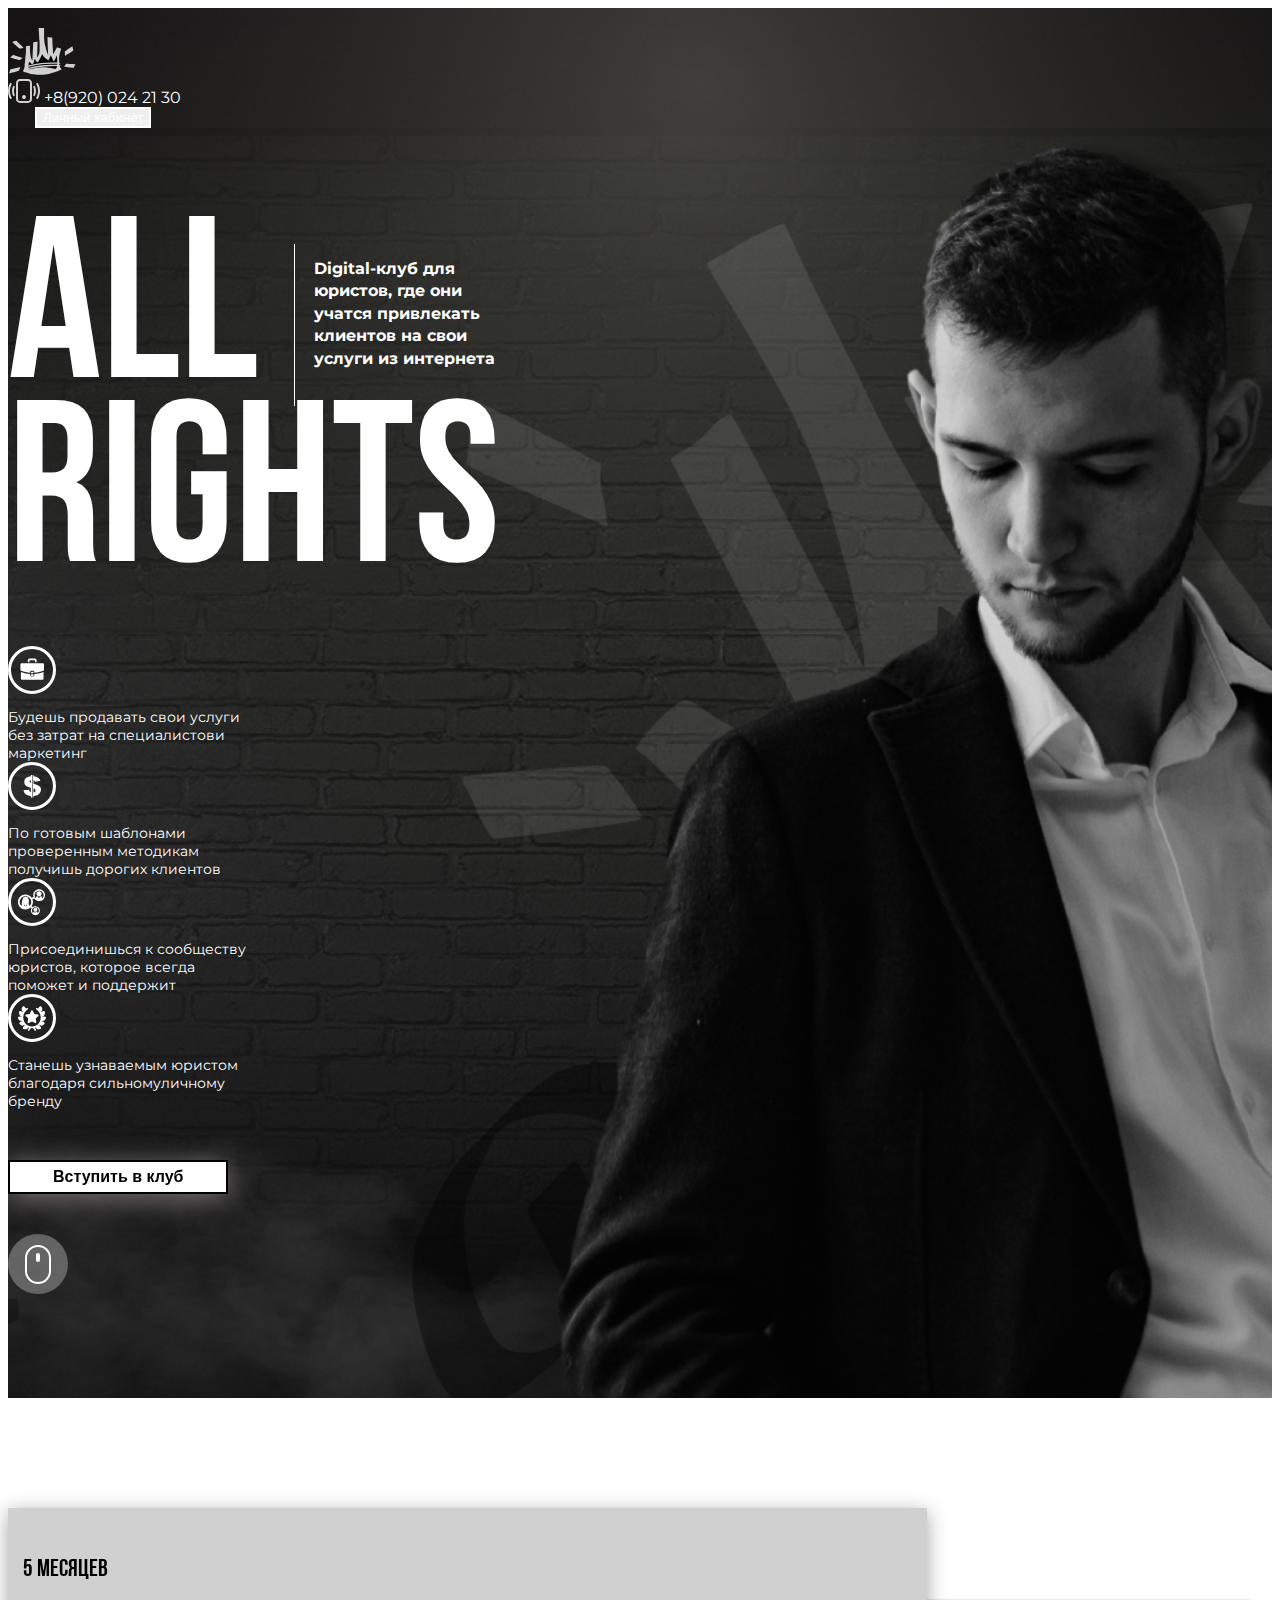
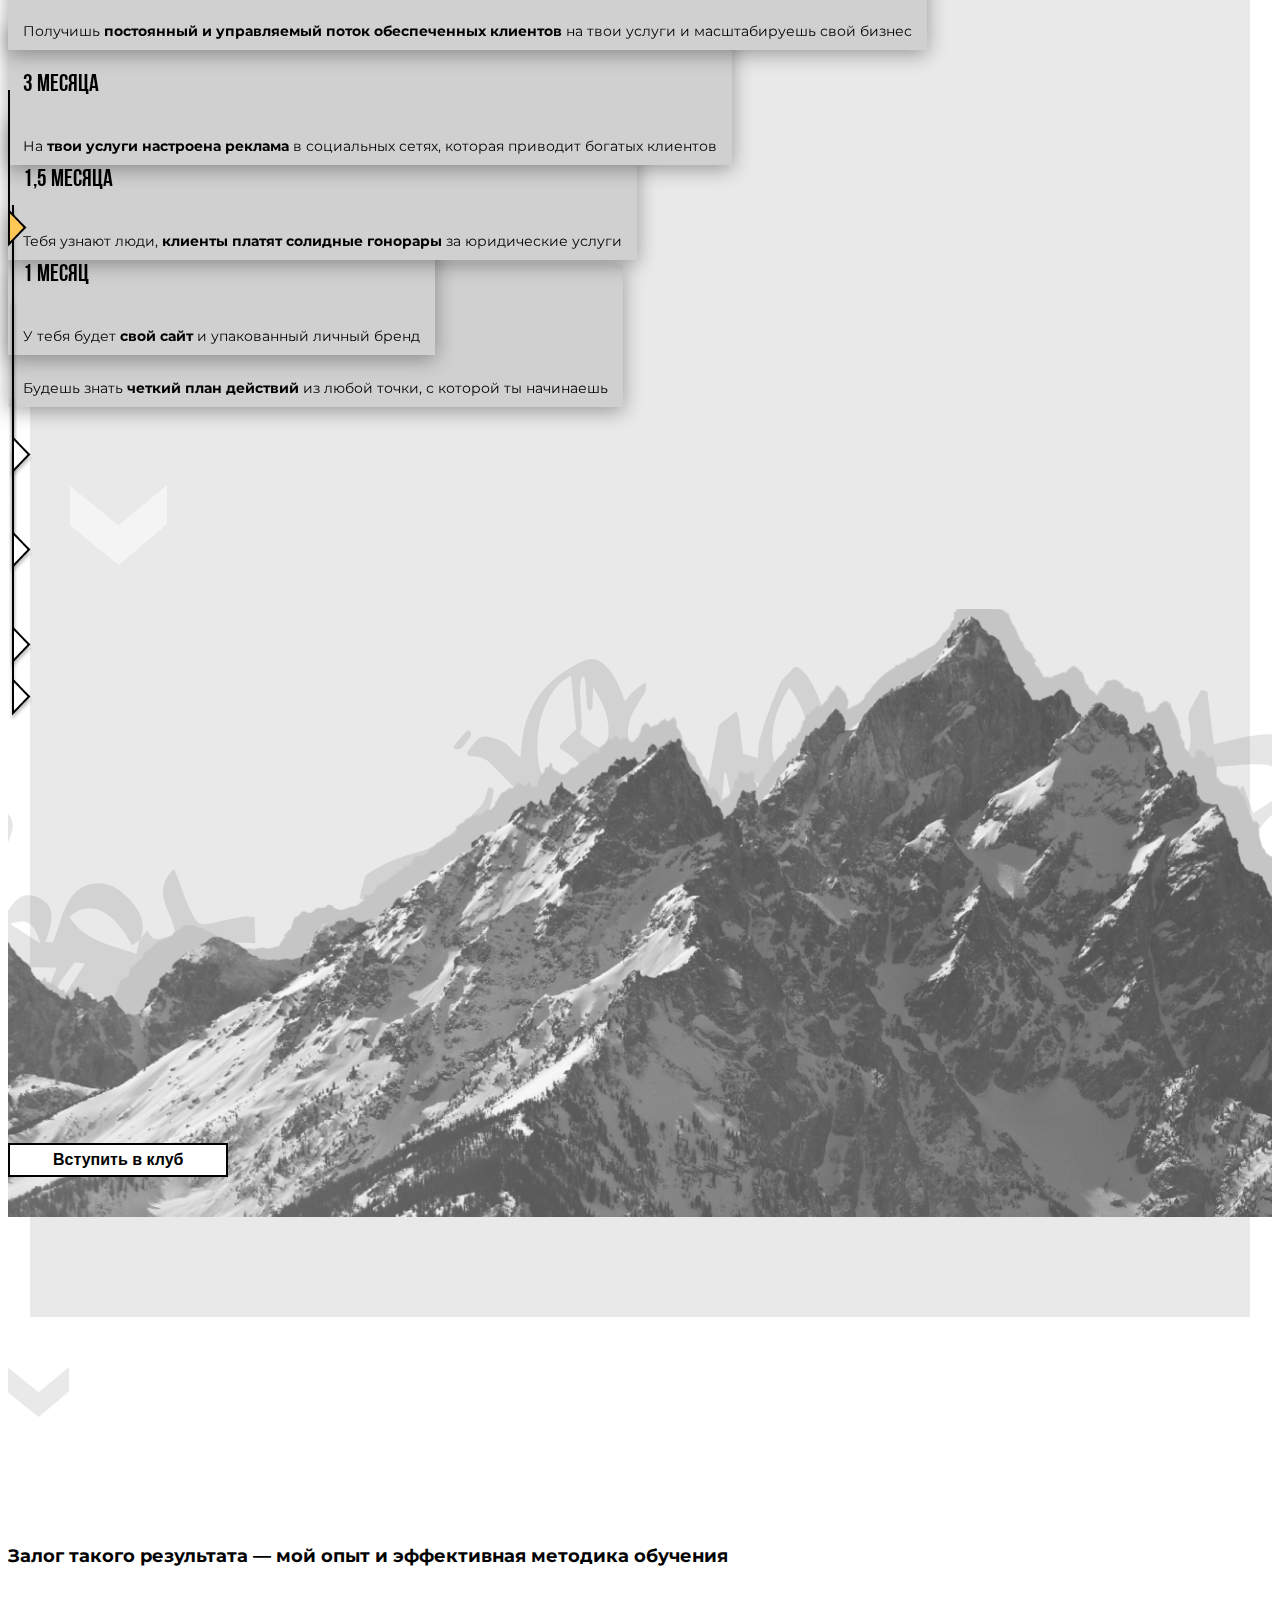
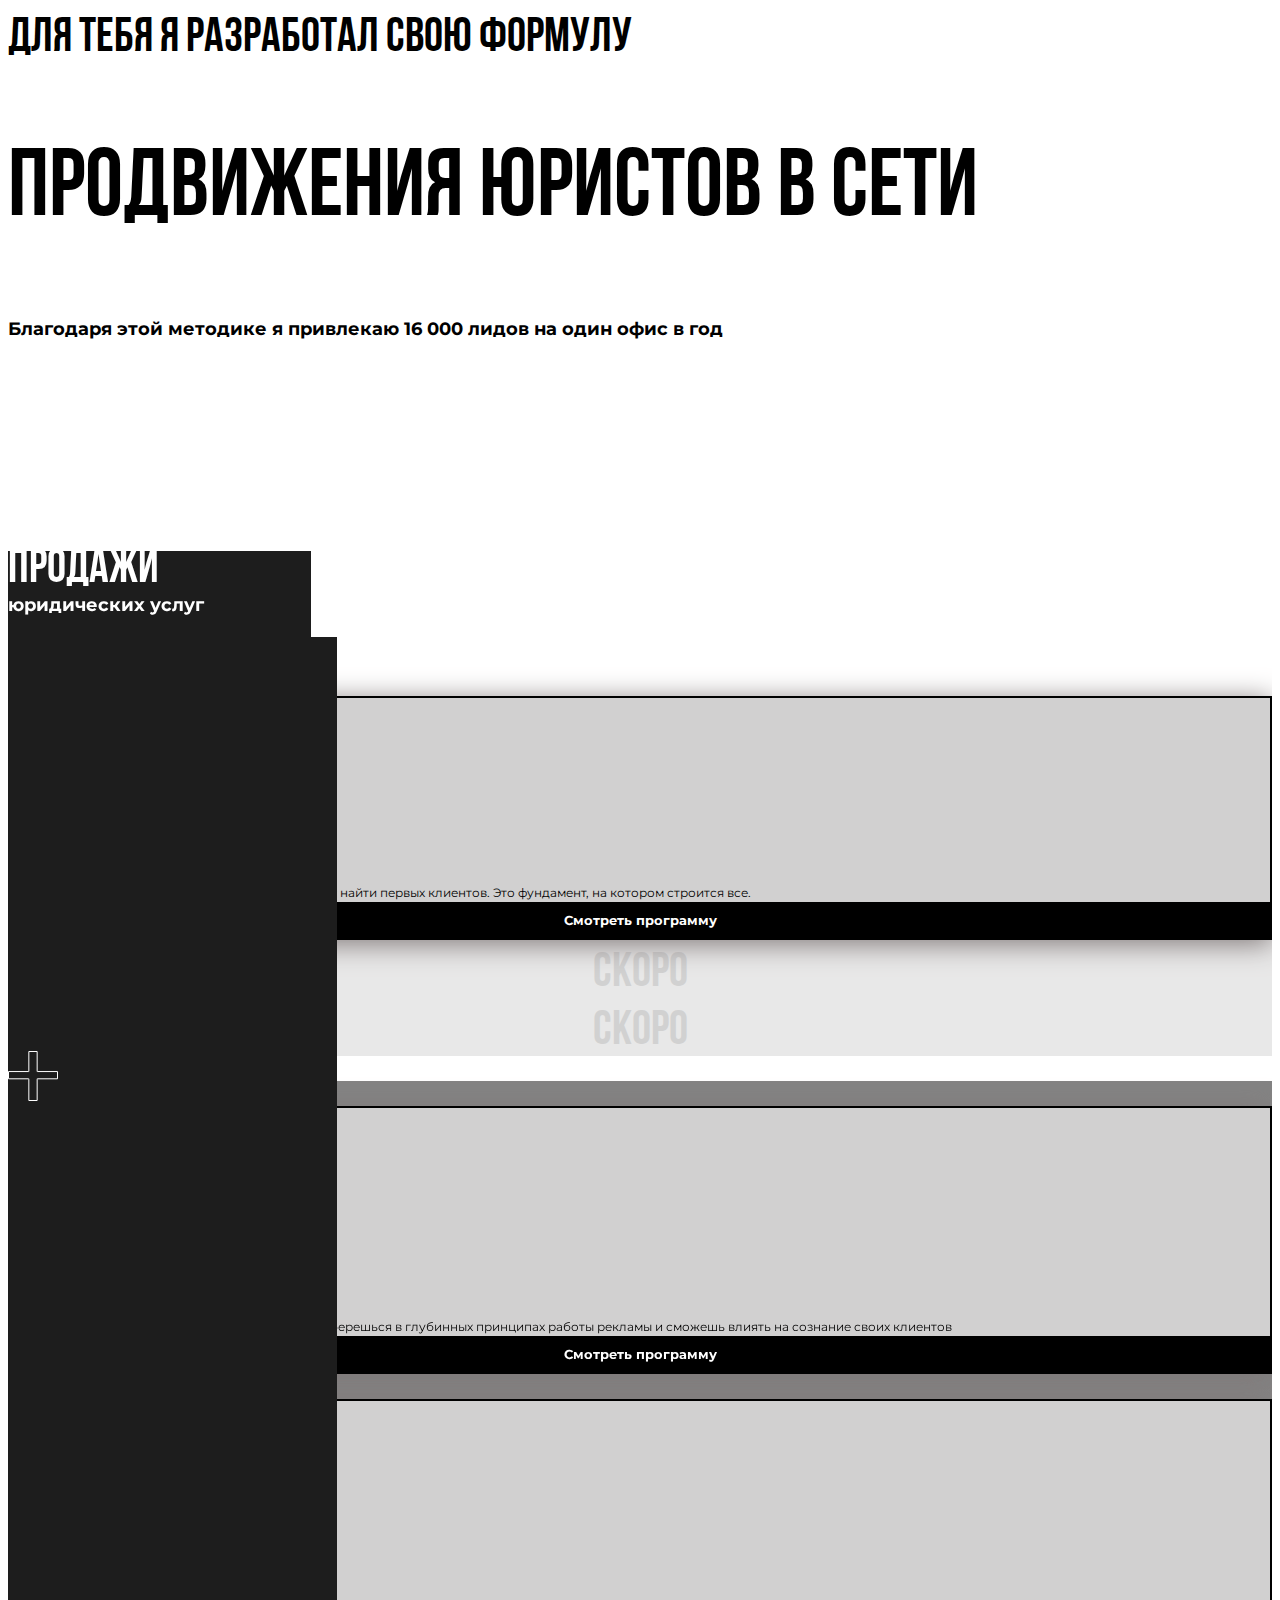
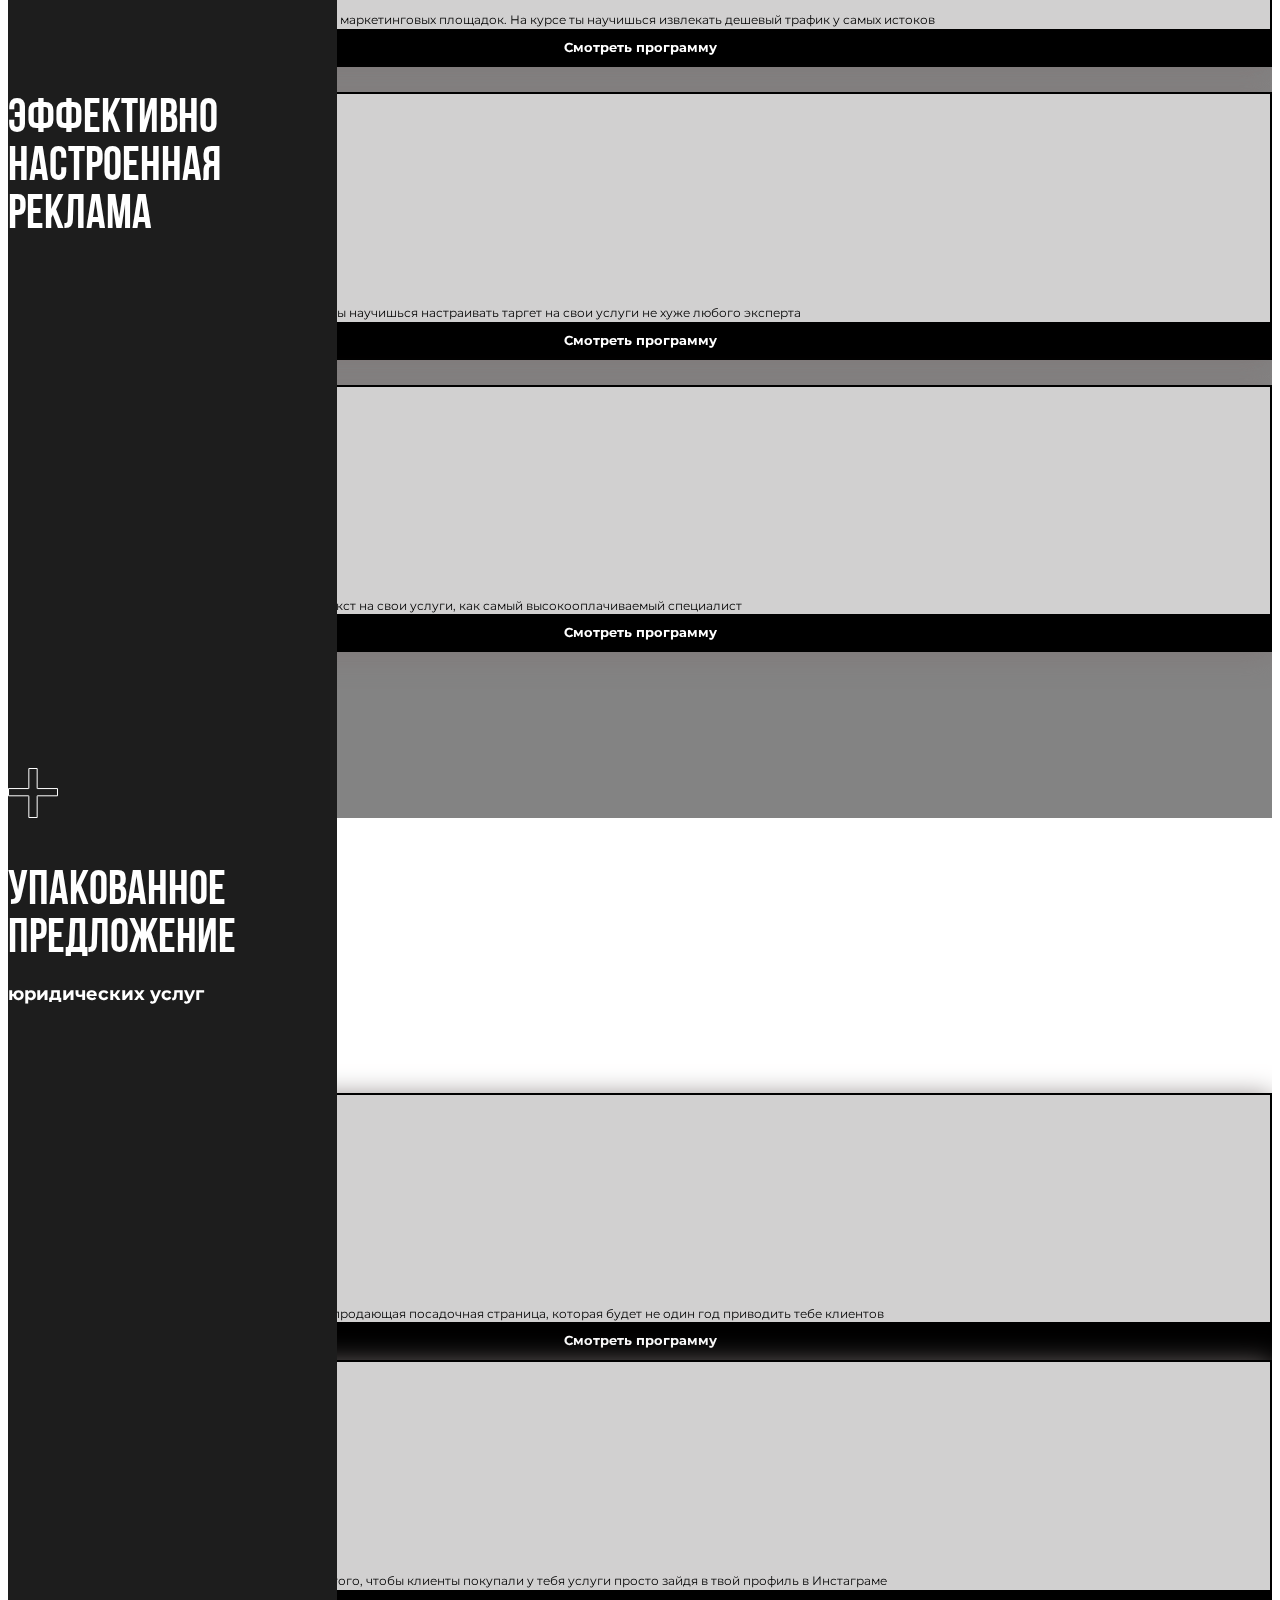
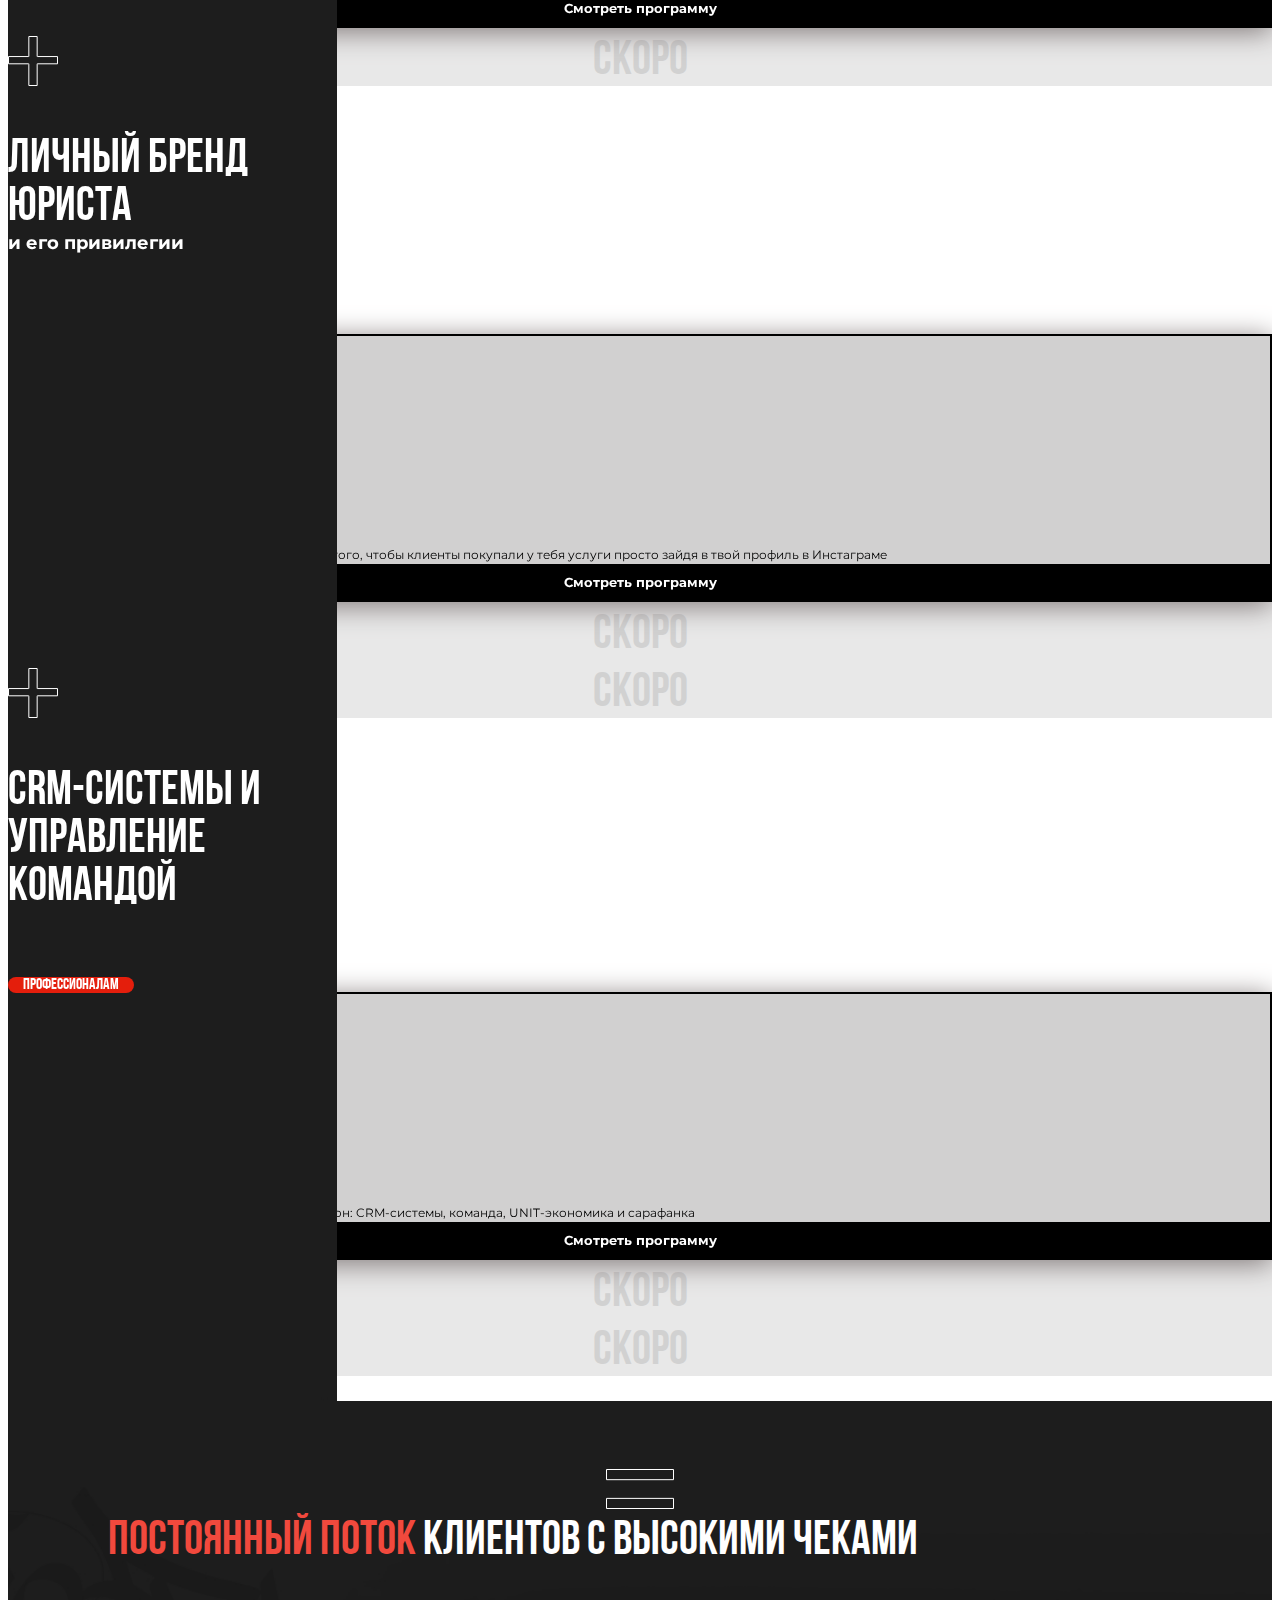
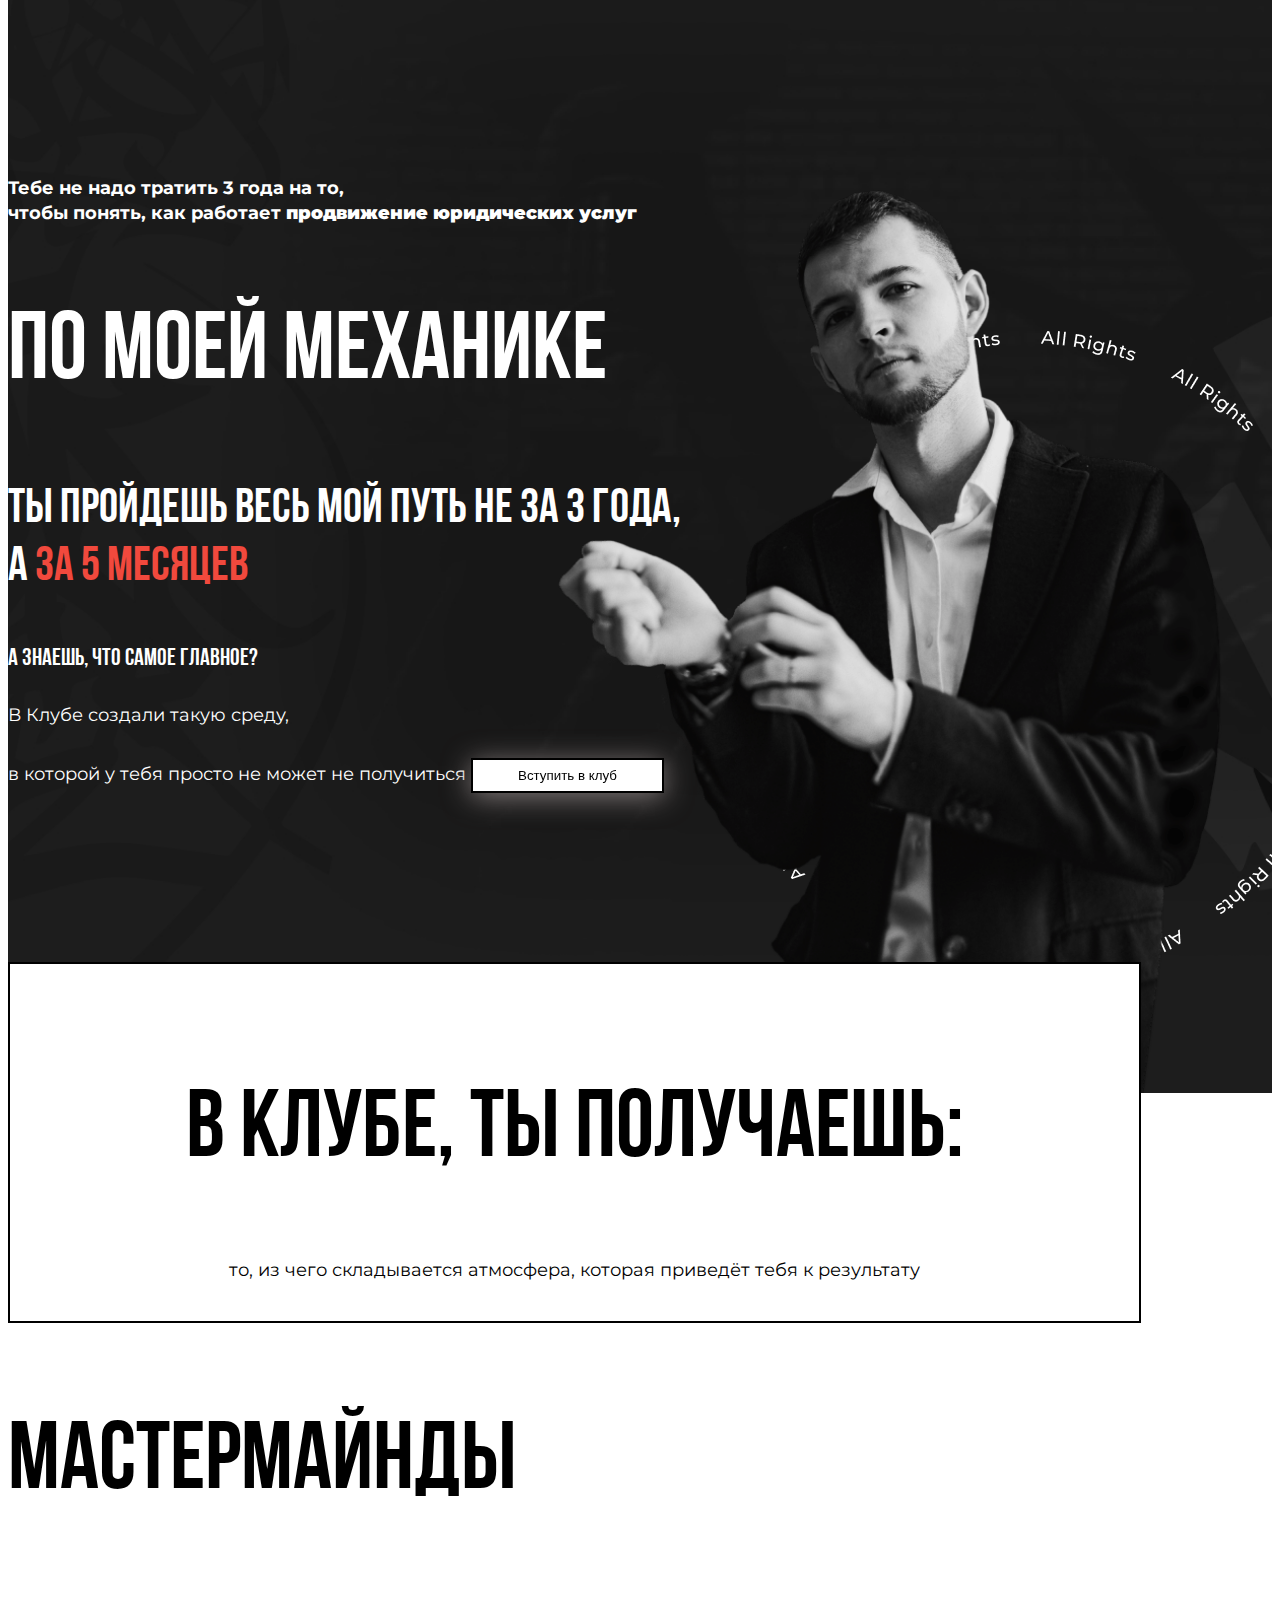
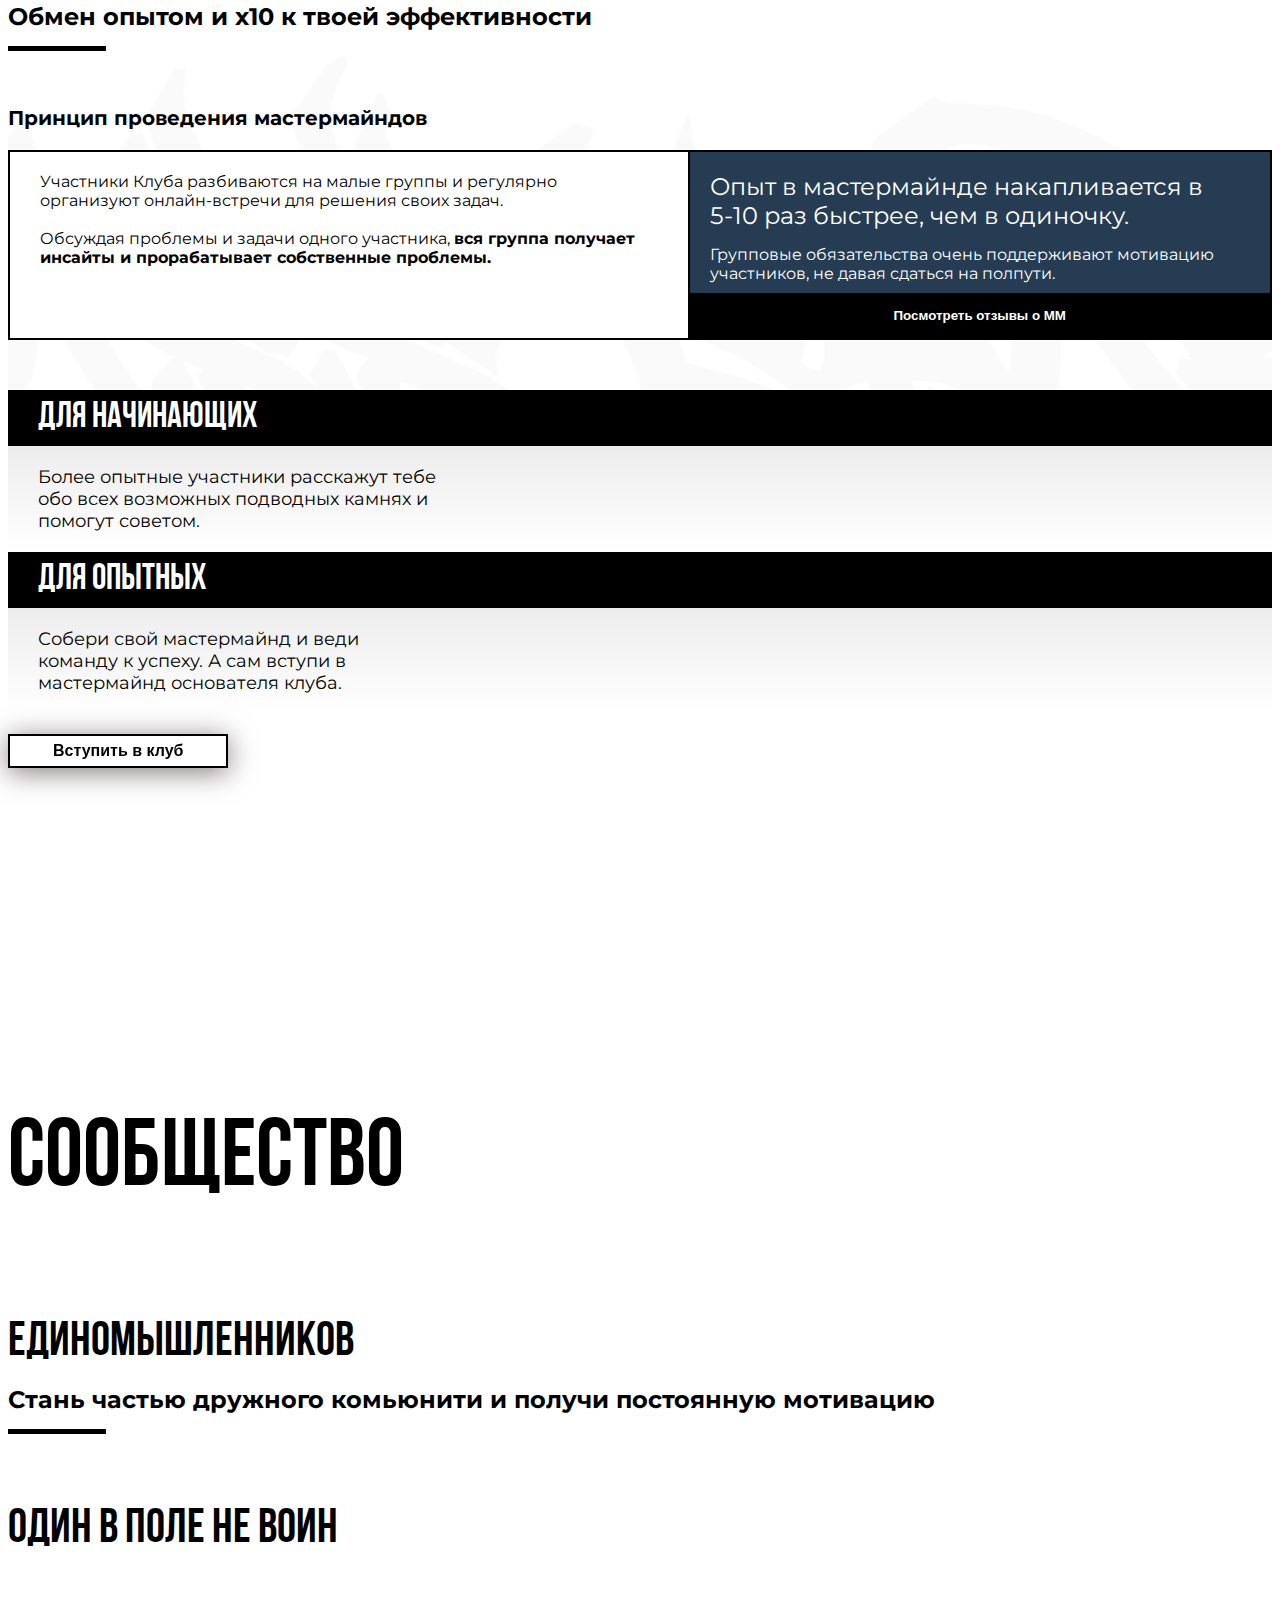
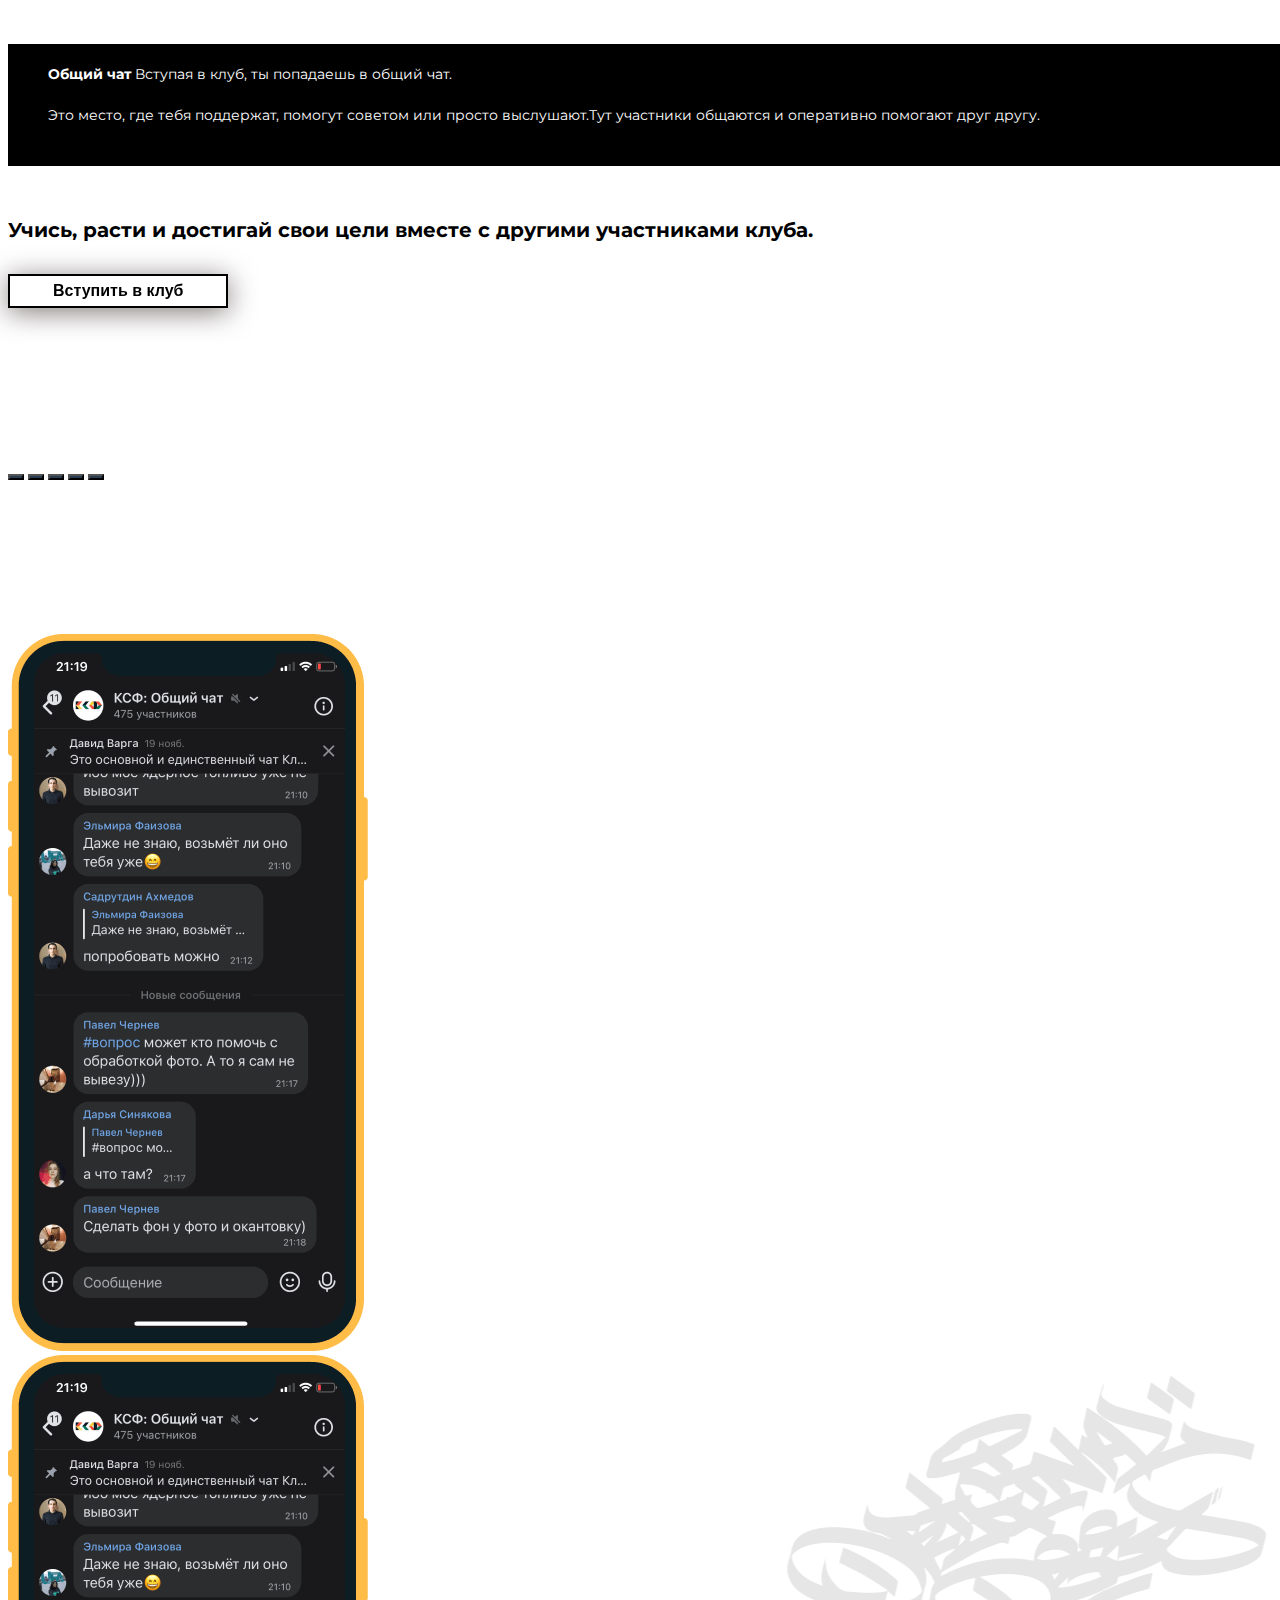
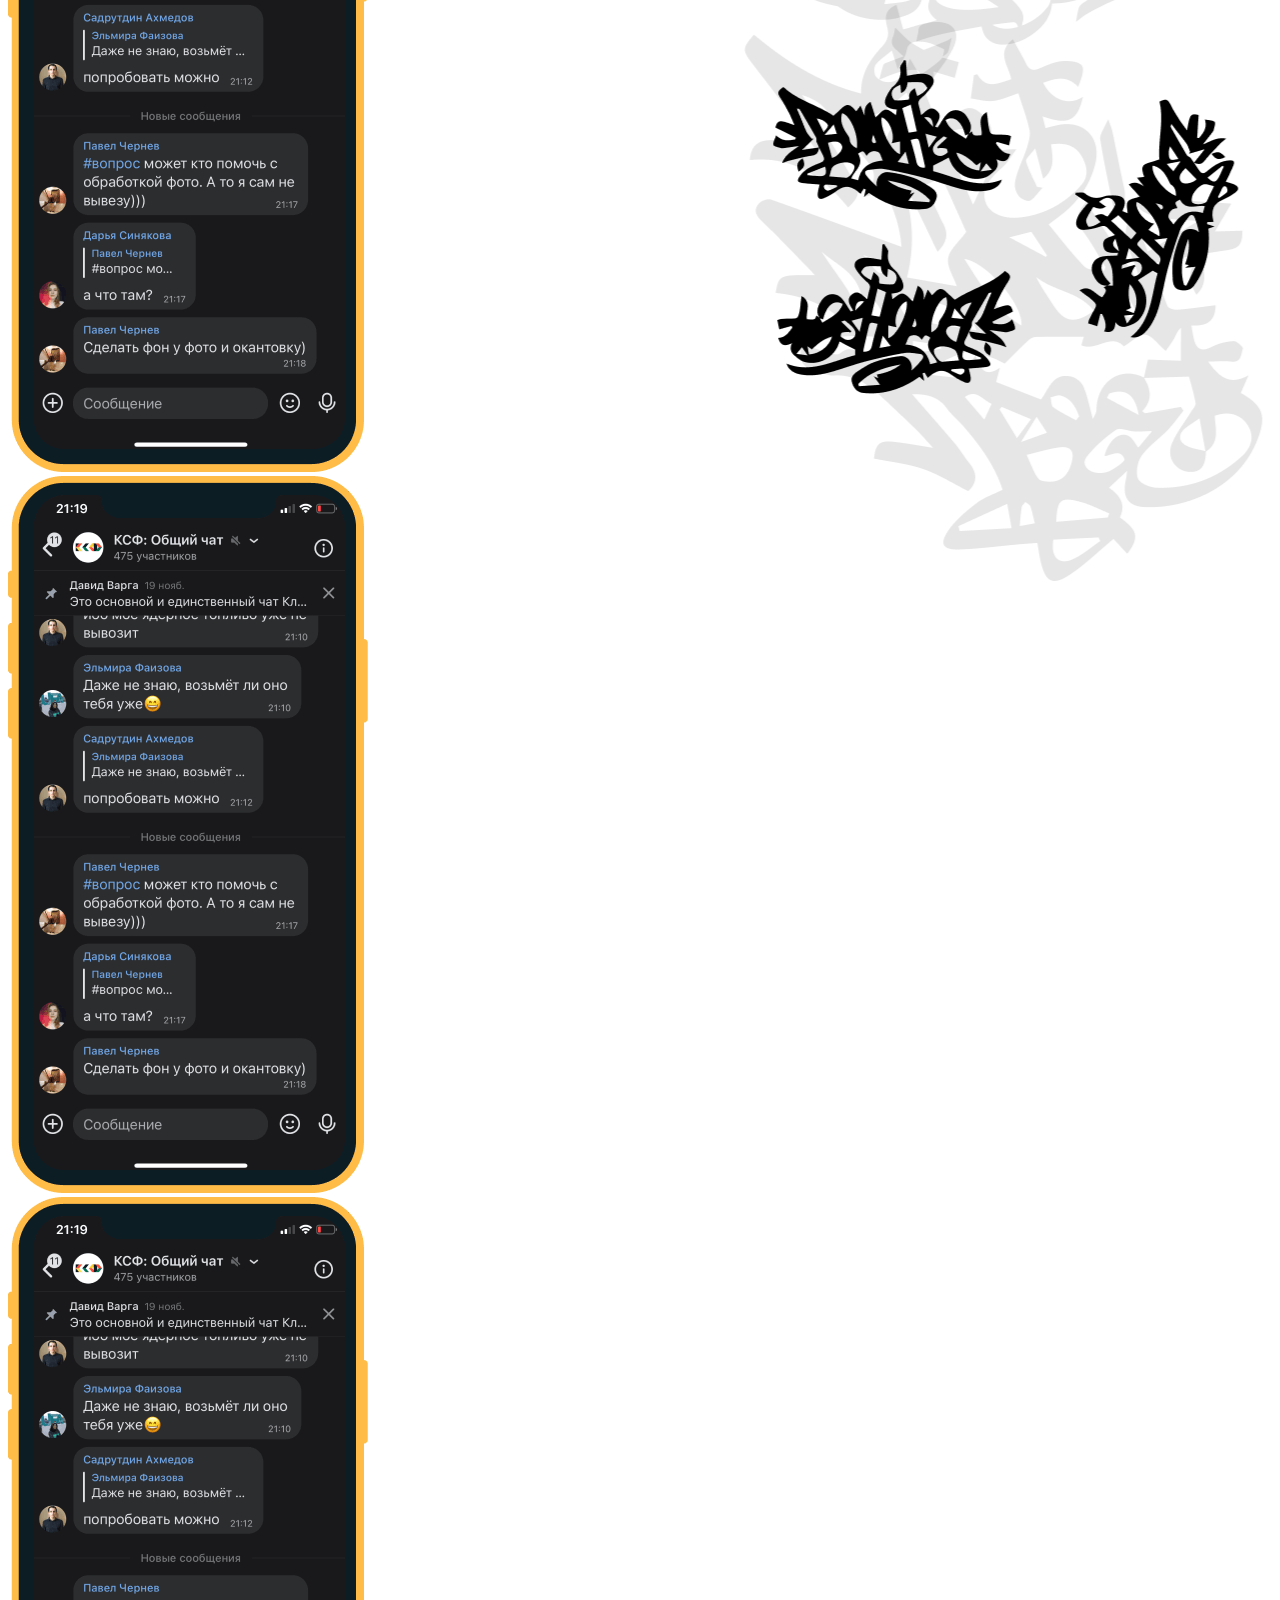
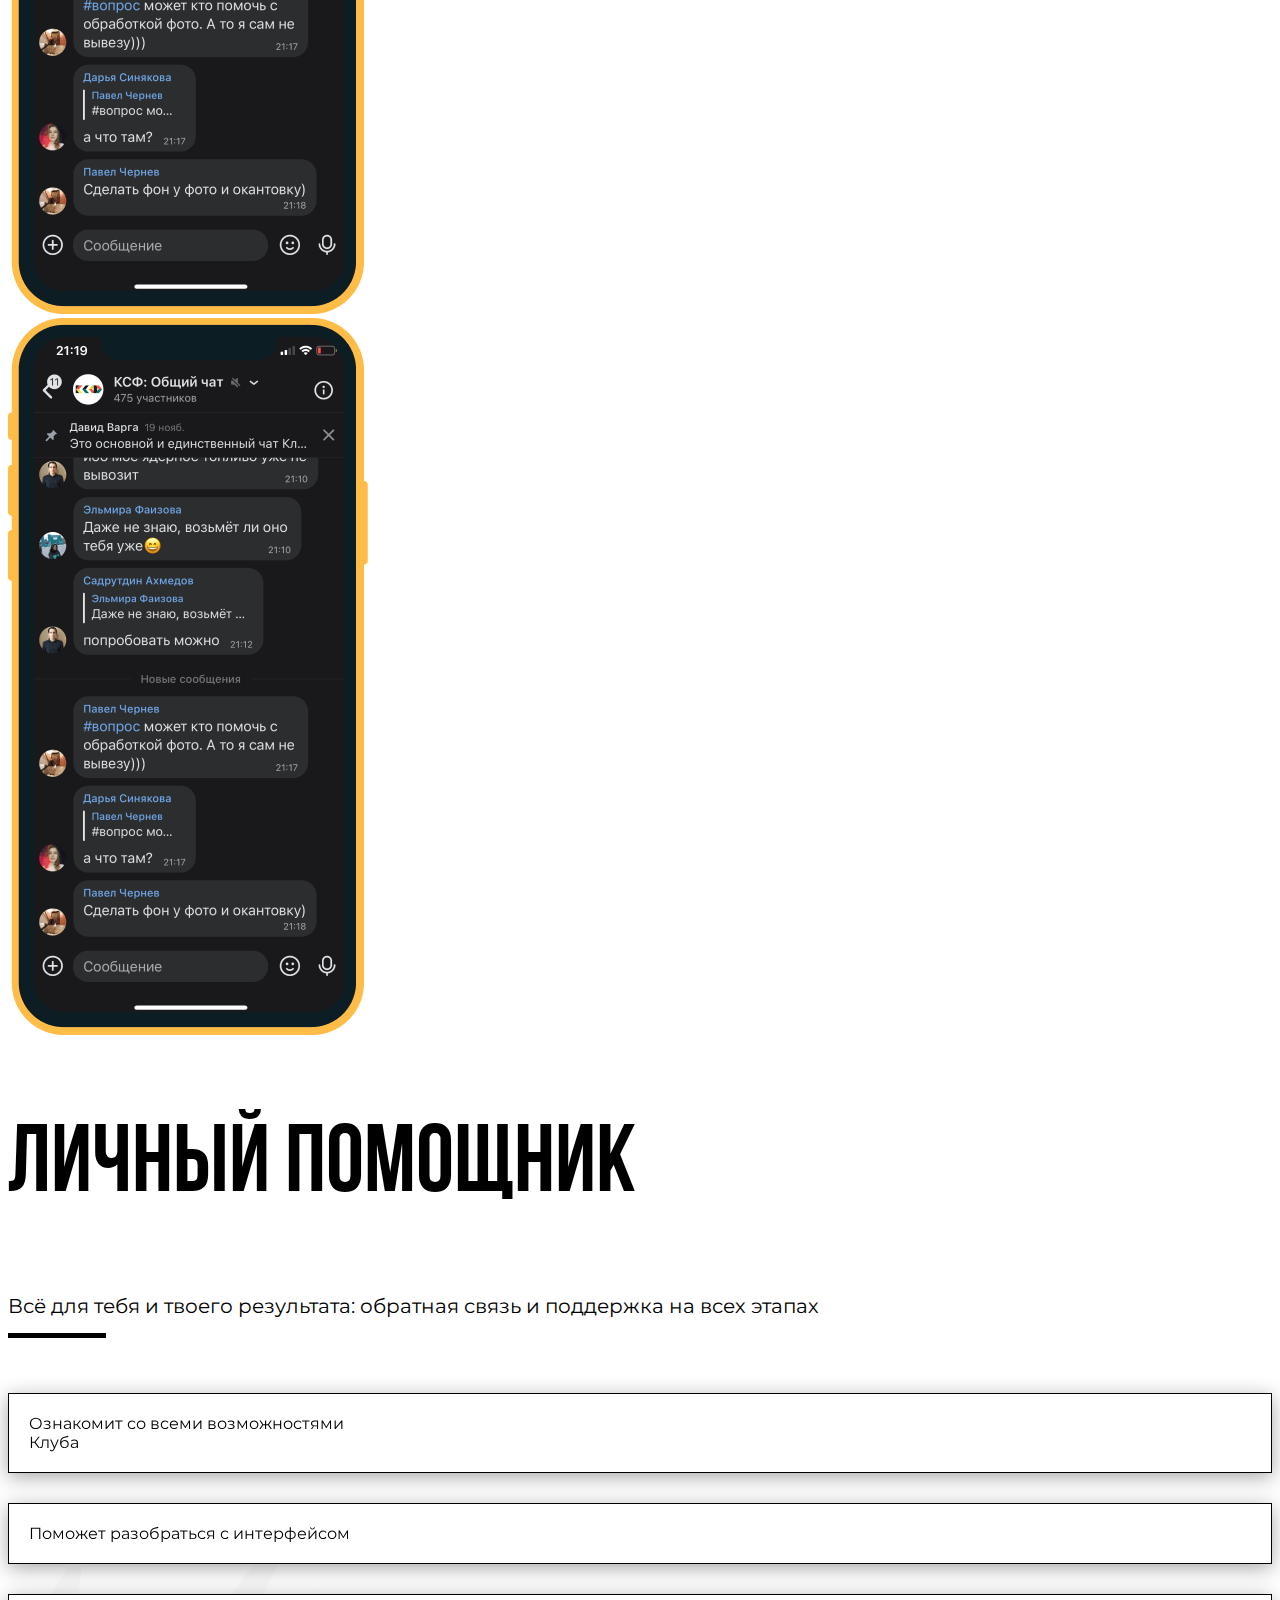
<file: site/index.html>
<!DOCTYPE html>
<html lang="ru">
<head>
    <meta charset="UTF-8">
    <meta http-equiv="X-UA-Compatible" content="IE=edge">
    <meta name="viewport" content="width=device-width, initial-scale=1.0">
    <title>Юристы</title>
    <link href="https://cdn.jsdelivr.net/npm/bootstrap@5.0.0/dist/css/bootstrap.min.css" rel="stylesheet" integrity="sha384-wEmeIV1mKuiNpC+IOBjI7aAzPcEZeedi5yW5f2yOq55WWLwNGmvvx4Um1vskeMj0" crossorigin="anonymous">
    <link rel="stylesheet" href="./css/style.css">
</head>
<body>

    <header class="header">
        <div class="container">
            <div class="header-content d-flex justify-content-between align-items-center">
                <div class="header-brand">
                    <img src="./img/navbar/logo.svg" alt="" srcset="">
                </div>
                <div class="header-block d-flex align-items-center">
                    <div class="header-phone">
                        <img src="./img/navbar/phone.svg" alt="">
                        <a href="tel:+89200242130" class="header-link">+8(920) 024 21 30</a>
                    </div>
                    <button class="btn header-btn">
                        Личный кабинет
                    </button>
                </div>

                <div class="burger">
                    <a class="" href="#">
                        <span></span>
                    </a>
                </div>
                <div class="burger-block">
                    <div class="container">
                        <ul class="burger-list">
                            <li class="burger-item"><a href="#"><img src="./img/navbar/nav-home.svg" alt="" srcset=""></a> <a href="#"><img src="./img/navbar/bi_phone-vibrate.svg" alt="" srcset=""></a></li>
                            <li class="burger-item"><a href="#">Курсы</a><a href="#"><img src="./img/navbar/heroicons-solid_mail.svg" alt=""></a></li>
                            <li class="burger-item"><a href="#">Плюшки</a><a href="#"><img src="./img/navbar/entypo-social_vk-alternitive.svg" alt=""></a></li>
                            <li class="burger-item"><a href="#">Кто мы</a></li>
                            <li class="burger-item"><a href="#">Оплата</a></li>
                            <li class="burger-item"><a href="#">Проекты</a></li>
                        </ul>
        
                        <button class="btn burger-btn">
                            Личный кабинет
                        </button>
                    </div>
                </div>
            </div>
        </div>
    </header>



    <div class="hero">
        <div class="container">
            <div class="hero-content">
                <div class="row">
                    <div class=" col-12">
                        <h1 class="hero-title">
                            ALL <br> RIGHTS
                            <p>Digital-клуб для юристов, где они учатся привлекать клиентов на свои услуги из интернета</p>
                        </h1>    
                    </div>
                </div>


                
                <div class="row">
                    <div class="hero-cards">
                        <div class="row">
                            <div class="col-12 col-md-3 col-sm-6">
                                <div class="hero-card">
                                    <img src="./img/hero/Group 6866.svg" alt="" class="hero-card__img">
                                    <p class="hero-card__text">
                                        Будешь продавать  свои услуги без затрат на специалистови маркетинг
                                    </p>
                                </div>
                            </div>
                            <div class="col-12 col-md-3 col-sm-6 ">
                                <div class="hero-card">
                                    <img src="./img/hero/Group 6867.svg" alt="" class="hero-card__img">
                                    <p class="hero-card__text">
                                        По готовым шаблонами проверенным методикам получишь дорогих клиентов
                                    </p>
                                </div>
                            </div>
                            <div class="col-12 col-md-3 col-sm-6">
                                <div class="hero-card">
                                    <img src="./img/hero/Group 6868.svg" alt="" class="hero-card__img">
                                    <p class="hero-card__text">
                                        Присоединишься к сообществу юристов, которое всегда поможет и поддержит
                                    </p>
                                </div>
                            </div>
                            <div class="col-12 col-md-3 col-sm-6">
                                <div class="hero-card">
                                    <img src="./img/hero/Group 6869.svg" alt="" class="hero-card__img">
                                    <p class="hero-card__text">
                                        Станешь узнаваемым юристом благодаря сильномуличному бренду
                                    </p>
                                </div>
                            </div>
                        </div>
                    </div>
                    <div class="col-12">
                        <button class="hero-btn">
                            Вступить в клуб
                        </button>
                    </div>

                    <div class="col-12 d-flex justify-content-center">
                        <div class="hero-mouse">
                            <img src="./img/hero/mouse.svg" alt="">
                        </div>
                    </div>

                </div>


            </div>
        </div>
    </div>



    <div class="ch">
        <!-- <div class="container"> -->
        <!-- <div class="ch-bg">
            <img src="./img/changes/bg.png" alt="" srcset="">
        </div> -->
        <div class="container">
            <div class="ch-content">
                <div class="row">
                    <div class="col">
                        <div class="ch-title text-uppercase">
                            <h2>
                                Какие изменения
                            </h2>
                            <p>
                                произойдут с тобой?
                            </p>
                        </div>
                    </div>
                </div>

                    <div class="ch-block">
                        <div class="row">

                            <div class="col-12 col-lg-2 position-relative ">
                                <div class="ch-card__block1">
                                    <div class="ch-card">
                                        <h5 class="ch-card__title">
                                            1 неделя
                                        </h5>
                                        <p class="ch-card__text">
                                            Будешь знать <b>четкий план действий</b> из любой точки, с которой ты начинаешь
                                        </p>
                                    </div>
            
                                    <div class="ch-img">
                                        <img src="./img/changes/Group 520.png" alt="" srcset="">
                                    </div>
                                </div>
                            </div>
        
                            <div class="col-12 col-lg-2 position-relative">
                                <div class="ch-card__block2">
                                    <div class="ch-card">
                                        <h5 class="ch-card__title">
                                            1 месяц
                                        </h5>
                                        <p class="ch-card__text">
                                            У тебя будет <b>свой сайт</b> и упакованный личный бренд
                                        </p>
                                    </div>
                                    <div class="ch-img">
                                        <img src="./img/changes/Group 520.png" alt="" srcset="">
                                    </div>
                                </div>
                            </div>
            
                            <div class="col-12 col-lg-2 position-relative">
                                <div class="ch-card__block3">
                                    <div class="ch-card">
                                        <h5 class="ch-card__title">
                                            1,5 месяца
                                        </h5>
                                        <p class="ch-card__text">
                                            Тебя узнают люди,<b> клиенты платят солидные гонорары</b> за юридические услуги
                                        </p>
                                    </div>
    
                                    <div class="ch-img">
                                        <img src="./img/changes/Group 520.png" alt="" srcset="">
                                    </div>
                                </div>
                            </div>
            
                            <div class="col-12 col-lg-3 position-relative">
                                <div class="ch-card__block4">
                                    <div class="ch-card">
                                        <h5 class="ch-card__title">
                                            3 месяца
                                        </h5>
                                        <p class="ch-card__text">
                                            На <b>твои услуги настроена реклама</b> в социальных сетях, которая приводит богатых клиентов
                                        </p>
                                    </div>
                                    <div class="ch-img">
                                        <img src="./img/changes/Group 520.png" alt="" srcset="">
                                    </div>
                                </div>
                            </div>
            
                            <div class="col-12 col-lg-3 position-relative">
                                <div class="ch-card__block5">
                                    <div class="ch-card ch-card__final">
                                        <h5 class="ch-card__title">
                                            5 месяцев
                                        </h5>
                                        <p class="ch-card__text">
                                            Получишь <b>постоянный и управляемый поток обеспеченных клиентов</b> на твои услуги и масштабируешь свой бизнес
                                        </p>
                                    </div>
                                    <div class="ch-img">
                                        <img src="./img/changes/Group 526.png" alt="" srcset="">
                                    </div>
                                </div>
                            </div>

                            <div class="col-12 d-flex justify-content-center">
                                <button class="ch-btn">
                                    Вступить в клуб
                                </button>
                            </div>

                        </div>
                    </div>



            </div>
        </div>
    </div>


    <div class="promo">
        <div class="promo-bg">
            <img src="./img/promo/bg.png" alt="" srcset="">
        </div>
        <div class="promo-arrow d-flex justify-content-center">
            <img src="./img/promo/Vector.svg" alt="" srcset="">
        </div>
        <div class="container">
            <div class="promo-content">
                <div class="row">
                    <div class="col-12 text-center">
                        <h4 class="promo-subtitle__1">
                            Залог такого результата — мой опыт и эффективная методика обучения
                        </h4>
                        <h3 class="promo-subtitle__2 text-uppercase">
                            Для тебя я разработал свою формулу
                        </h3>
                        <h2 class="promo-title text-uppercase">
                            продвижения юристов в сети
                        </h2>
                        <h4 class="promo-subtitle__3">
                            Благодаря этой методике я привлекаю 16 000 лидов на один офис в год
                        </h4>
                    </div>
                </div>

                <!-- карты 1 -->
                <div class="cards-1">
                    <div class="row">
                        <div class="col-md-4 col-lg-3 col-12">
                            <h5 class="cards-title">
                                Маркетинг, переговоры и продажи
                                <span style="font-size: 18px; display: block;">
                                    юридических услуг
                                </span>
                            </h5>
                            <h5 class="cards-title__mob text-center">
                                Маркетинг, переговоры
                                <span style="font-size: 18px; display: block;">
                                    юридических услуг
                                </span>
                            </h5>
                            
                        </div>
                        <div class="col-md-4 col-lg-3 col-12">
                            <div class="card tag">
                                <div class="card-img d-flex justify-content-center">
                                    <img src="./img/promo/card-img.svg" alt="">
                                </div>
                                <h6 class="card-title">
                                    Технология привлечения клиентов
                                </h6>
                                <span class="card-text">
                                    Этот курс выведет тебя на доход в 300к и поможет найти первых клиентов. Это фундамент, на котором строится все.
                                </span>
    
                                <button class="card-btn">
                                    Смотреть программу
                                </button>
                            </div>
                        </div>
    
                        <div class="col-0 col-lg-3">
                            <div class="card card-soon">
                                <span>
                                    Скоро
                                </span>
                            </div>
                        </div>
                        
                        <div class="col-0 col-lg-3">
                            <div class="card card-soon">
                                <span>
                                    Скоро
                                </span>
                            </div>
                        </div>
                    </div>
                </div>

                <!-- карты 2 -->

                <div class="cards-2">
                    <div class="row">

                        <div class="col-md-4 col-lg-3 col-12">
                           <div class="cards-2__img">
                                <img src="./img/promo/plus.svg" alt="">
                           </div>
                        </div>

                        <div class="col-md-4 col-lg-3 col-12">
                            <div class="card">
                                <div class="card-img d-flex justify-content-center">
                                    <img src="./img/promo/card-img.svg" alt="">
                                </div>
                                <h6 class="card-title">
                                    Технология таргета <br> Вконтакте
                                </h6>
                                <span class="card-text">
                                    Здесь ты научишься мышлению маркетолога, разберешься в глубинных принципах работы рекламы и сможешь влиять на сознание своих клиентов
                                </span>
    
                                <button class="card-btn">
                                    Смотреть программу
                                </button>
                            </div>
                        </div>

                        <div class="col-md-4 col-lg-3 col-12">
                            <div class="card">
                                <div class="card-img d-flex justify-content-center">
                                    <img src="./img/promo/card-img.svg" alt="">
                                </div>
                                <h6 class="card-title">
                                    Технология <br> таргета Тик-Ток
                                </h6>
                                <span class="card-text">
                                    По прогнозам, ТикТок будет одной из крупнейших маркетинговых площадок. На курсе ты научишься извлекать дешевый трафик у самых истоков
                                </span>
    
                                <button class="card-btn">
                                    Смотреть программу
                                </button>
                            </div>
                        </div>


                        <div class="col-md-4 col-lg-3 col-12 cards-ord__2">
                            <div class="card">
                                <div class="card-img d-flex justify-content-center">
                                    <img src="./img/promo/card-img.svg" alt="">
                                </div>
                                <h6 class="card-title">
                                    Технология <br> таргета Фейсбук
                                </h6>
                                <span class="card-text">
                                    Тебе больше не нужен таргетолог. На этом курсе ты научишься настраивать таргет на свои услуги не хуже любого эксперта
                                </span>
    
                                <button class="card-btn">
                                    Смотреть программу
                                </button>
                            </div>
                        </div>

                        <div class="col-md-4 col-lg-3 col-12 cards-ord__1">

                            <h5 class="cards-title">
                                Эффективно настроенная реклама
                            </h5>
                            
                        </div>

                        <div class="col-md-4 col-lg-3 col-12 cards-ord__3">
                            <div class="card">
                                <div class="card-img d-flex justify-content-center">
                                    <img src="./img/promo/card-img.svg" alt="">
                                </div>
                                <h6 class="card-title">
                                    Технология <br> контекстной рекламы
                                </h6>
                                <span class="card-text">
                                    После прохождения ты сможешь настроить контекст на свои услуги, как самый высокооплачиваемый специалист
                                </span>
    
                                <button class="card-btn">
                                    Смотреть программу
                                </button>
                            </div>
                        </div>

                        <div class="col-0 col-lg-3">
                            <div class="card card-soon">
                                <span>
                                    Скоро
                                </span>
                            </div>
                        </div>

                        <div class="col-0 col-lg-3">
                            <div class="card card-soon">
                                <span>
                                    Скоро
                                </span>
                            </div>
                        </div>


                    </div>
                </div>


                <div class="cards-3">
                    <div class="row">

                        <div class="col-md-4 col-lg-3 col-12">
                            <h5 class="cards-title">
                                Упакованное предложение
                                <span style="font-size: 18px;color:#fff;z-index: 2;font-family: Montserrat;">
                                    юридических услуг
                                </span>
                            </h5>
                            
                         </div>


                        <div class="col-md-4 col-lg-3 col-12">
                            <div class="card">
                                <div class="card-img d-flex justify-content-center">
                                    <img src="./img/promo/card-img.svg" alt="">
                                </div>
                                <h6 class="card-title">
                                    Технология <br> продающих сайтов
                                </h6>
                                <span class="card-text">
                                    Курс, результатом прохождения которого станет продающая посадочная страница, которая будет не один год приводить тебе клиентов
                                </span>
    
                                <button class="card-btn">
                                    Смотреть программу
                                </button>
                            </div>
                        </div>

                        <div class="col-md-4 col-lg-3 col-12">
                            <div class="card">
                                <div class="card-img d-flex justify-content-center">
                                    <img src="./img/promo/card-img.svg" alt="">
                                </div>
                                <h6 class="card-title">
                                    Технология <br> продающего инстаграма
                                </h6>
                                <span class="card-text">
                                    На этом курсе разберем ВСЁ, что тебе нужно для того, чтобы клиенты покупали у тебя услуги просто зайдя в твой профиль в Инстаграме
                                </span>
    
                                <button class="card-btn">
                                    Смотреть программу
                                </button>
                            </div>
                        </div>

                        <div class="col-0 col-lg-3">
                            <div class="card card-soon">
                                <span>
                                    Скоро
                                </span>
                            </div>
                        </div>
                    </div>
                </div>

                <div class="cards-4">
                    <div class="row">
                        <div class="col-md-4 col-lg-3 col-12">
                            <h5 class="cards-title">
                                Личный бренд юриста
                                <span style="font-size: 18px; display: block;font-family: Montserrat;">
                                    и его привилегии
                                </span>
                            </h5>
                            
                        </div>

                        <div class="col-md-4 col-lg-3 col-12">
                            <div class="card">
                                <div class="card-img d-flex justify-content-center">
                                    <img src="./img/promo/card-img.svg" alt="">
                                </div>
                                <h6 class="card-title">
                                    Технология <br> продающего инстаграма
                                </h6>
                                <span class="card-text">
                                    На этом курсе разберем ВСЁ, что тебе нужно для того, чтобы клиенты покупали у тебя услуги просто зайдя в твой профиль в Инстаграме
                                </span>
    
                                <button class="card-btn">
                                    Смотреть программу
                                </button>
                            </div>
                        </div>

                        <div class="col-0 col-lg-3">
                            <div class="card card-soon">
                                <span>
                                    Скоро
                                </span>
                            </div>
                        </div>

                        <div class="col-0 col-lg-3">
                            <div class="card card-soon">
                                <span>
                                    Скоро
                                </span>
                            </div>
                        </div>
                    </div>
                </div>

                <div class="cards-5">
                    <div class="row">

                        <div class="col-md-4 col-lg-3 col-12">
                            <h5 class="cards-title">CRM-системы и управление командой</h5>
                        </div>

                        <div class="col-md-4 col-lg-3 col-12 tag">
                            <div class="card">
                                <div class="card-img d-flex justify-content-center">
                                    <img src="./img/promo/card-img.svg" alt="">
                                </div>
                                <h6 class="card-title">
                                    Технология <br> масштабирования маркетинга
                                </h6>
                                <span class="card-text">
                                    Тут все про то, как заработать твой первый миллион: CRM-системы, команда, UNIT-экономика и сарафанка
                                </span>
    
                                <button class="card-btn">
                                    Смотреть программу
                                </button>
                            </div>
                        </div>

                        <div class="col-0 col-lg-3">
                            <div class="card card-soon">
                                <span>
                                    Скоро
                                </span>
                            </div>
                        </div>

                        <div class="col-0 col-lg-3">
                            <div class="card card-soon">
                                <span>
                                    Скоро
                                </span>
                            </div>
                        </div>
                    </div>
                </div>


                

            </div>
        </div>
    </div>

    <div class="promo-footer">

        <div class="container">
            <div class="promo-footer__header">
                <div class="row">
                    <div class="col-12 col-lg-2">
                        <div class="promo-footer__img">
                            <img src="./img/promo/=.svg" alt="">
                        </div>
                    </div>
                    <div class="col-12 col-lg-10">
                        <div class="promo-footer__title text-uppercase">
                            <span class="promo-color">Постоянный поток</span> клиентов с высокими чеками
                        </div>
                    </div>
                </div>
            </div>
            <div class="promo-footer__content">
                <div class="row">
                    <div class="col-12 col-lg-8">
                        <div class="promo-footer__text">
                            <h6>
                                Тебе не надо тратить 3 года на то, <br> чтобы понять, как работает <b>продвижение юридических услуг</b>
                            </h6>
                            <h2>
                                По моей механике
                            </h2>
                            <h3>
                                ты пройдешь весь мой путь не за 3 года, <br> а <span class="promo-color"> за 5 месяцев</span>
                            </h3>
                            <h4>
                                А знаешь, что самое главное?
                            </h4>
                            <span>
                                В Клубе создали такую среду, <br> в которой у тебя просто не может не получиться
                            </span>
                            <button  class="btn d-block promo-footer__btn">
                                Вступить в клуб
                            </button>
                        </div>
                    </div>

                    <div class="col-12 col-lg-4">
                        <div class="promo-footer__image">
                            <img src="../img/promo-footer/Олег и пуговица 1.png" alt="" srcset="">
                        </div>
                    </div>
                </div>
            </div>

        </div>
    </div>

    <div class="mm">
        <div class="container">
            
            <div class="mm-content">
                <div class="mm-block">
                    <h2>
                        в клубе, ты получаешь:
                    </h2>
                    <span>
                        то, из чего складывается атмосфера, которая приведёт тебя к результату
                    </span>
                </div>
                <div class="row">
                    <div class="col-12">
                        <div class="mm-arrow d-flex justify-content-center">
                            <img src="../img/promo/Vector.svg" alt="">
                        </div>
                    </div>
                </div>
                <div class="row">
                    <div class="col-12">
                        <div class="mm-title">
                            <h2>
                                Мастермайнды
                            </h2>
                            <h4>
                                Обмен опытом и х10 к твоей эффективности
                            </h4>

                            <span>
                                Принцип проведения мастермайндов
                            </span>
                        </div>
                    </div>
                </div>

                <div class="row">
                    <div class="col-12">
                        <div class="mm-cards">
                            <div class="mm-card">
                                <span>
                                    Участники Клуба разбиваются на малые группы и регулярно организуют онлайн-встречи для решения своих задач.
                                </span>
                                <br> <br>
                                <span>
                                    Обсуждая проблемы и задачи одного участника, <b>вся группа получает инсайты и прорабатывает собственные проблемы.</b>
                                </span>
                            </div>
                            <div class="mm-card2">
                                <span class="mm-card__title">
                                    Опыт в мастермайнде накапливается в 5-10 раз быстрее, чем в одиночку.
                                </span>
                                <span class="mm-card__text">
                                    Групповые обязательства очень поддерживают мотивацию участников, не давая сдаться на полпути.
                                </span>
                                <button class="mm-card__btn">
                                    Посмотреть отзывы о ММ
                                </button>
                            </div>
                        </div>
                    </div>
                    <div class="col-12 col-lg-6">
                        <div class="mm-cart">
                            <div class="mm-cart__head">
                                <h5>
                                    Для начинающих
                                </h5>
                            </div>
                            <div class="mm-cart__text">
                                <span>
                                    Более опытные участники расскажут тебе обо всех возможных подводных камнях и помогут советом.
                                </span>
                            </div>
                        </div>
                    </div>

                    <div class="col-12 col-lg-6">
                        <div class="mm-cart">
                            <div class="mm-cart__head">
                                <h5>
                                    Для опытных
                                </h5>
                            </div>
                            <div class="mm-cart__text">
                                <span>
                                    Собери свой мастермайнд и веди команду к успеху. А сам вступи в мастермайнд основателя клуба.
                                </span>
                            </div>
                        </div>
                    </div>

                    <div class="col-12 d-flex justify-content-center">
                        <button class="hero-btn" style="margin-top: 20px;">
                            Вступить в клуб
                        </button>
                    </div>
                </div>
            
            </div>
        </div>
    </div>

    <div class="soc">
        <div class="container">
            <div class="soc-content">
                <div class="row">
                    <div class="col-12 col-lg-8">
                        <div class="soc-text">
                            <h3 class="soc-title title">
                                Сообщество 
                            </h3>
                            <h4>
                                единомышленников
                            </h4>
                            <span class="soc-text1 d-block">
                                Стань частью дружного комьюнити и получи постоянную мотивацию
                            </span>

                            <h5 class="soc-subtitle">
                                Один в поле не воин
                            </h5>

                            <div class="soc-black">
                                <span class="soc-black__title d-block">
                                    Общий чат
                                </span>
                                <span>
                                    Вступая в клуб, ты попадаешь в общий чат. <br> <br> Это место, где тебя поддержат, помогут советом или просто выслушают.Тут участники общаются и оперативно помогают друг другу.
                                </span>
                            </div>

                            <span class="soc-text2">
                                Учись, расти и достигай свои цели вместе с другими участниками клуба.
                            </span>

                            <button class="hero-btn">
                                Вступить в клуб
                            </button>
                        </div>
                    </div>
                    
                    <div class="col-12 col-lg-4">
                        <div class="slider">
                            <div id="carouselExampleIndicators" class="carousel slide" data-bs-ride="carousel">
                                <div class="carousel-indicators">
                                  <button type="button" data-bs-target="#carouselExampleIndicators" data-bs-slide-to="0" class="active" aria-current="true" aria-label="Slide 1"></button>
                                  <button type="button" data-bs-target="#carouselExampleIndicators" data-bs-slide-to="1" aria-label="Slide 2"></button>
                                  <button type="button" data-bs-target="#carouselExampleIndicators" data-bs-slide-to="2" aria-label="Slide 3"></button>
                                  <button type="button" data-bs-target="#carouselExampleIndicators" data-bs-slide-to="3" aria-label="Slide 4"></button>
                                  <button type="button" data-bs-target="#carouselExampleIndicators" data-bs-slide-to="4" aria-label="Slide 5"></button>
                                </div>
                                <div class="carousel-inner">
                                  <div class="carousel-item active">
                                    <img src="../img/phone.png" class="d-block w-100" alt="...">
                                  </div>
                                  <div class="carousel-item">
                                    <img src="../img/phone.png" class="d-block w-100" alt="...">
                                  </div>
                                  <div class="carousel-item">
                                    <img src="../img/phone.png" class="d-block w-100" alt="...">
                                  </div>
                                  <div class="carousel-item">
                                    <img src="../img/phone.png" class="d-block w-100" alt="...">
                                  </div>
                                  <div class="carousel-item">
                                    <img src="../img/phone.png" class="d-block w-100" alt="...">
                                  </div>
                                </div>
                            </div>
                        </div>
                    </div>
                </div>
            </div>
        </div>
    </div>

    <div class="help">
        <div class="container">
            <div class="help-content">
                <div class="row">
                    <div class="col-12 col-lg-8">
                            <h2 class="help-title title">
                                Личный помощник
                            </h2>
                            <span class="help-subtitle">
                                Всё для тебя и твоего результата: обратная связь и поддержка на всех этапах
                            </span>
                    </div>
                </div>

                <div class="help-cards">
                    <div class="row">
                        <div class="col-12 col-lg-3">
                            <div class="help-card">
                                <span>
                                    Ознакомит со всеми возможностями Клуба
                                </span>
                            </div>
                        </div>
                        <div class="col-12 col-lg-3">
                            <div class="help-card">
                                <span>
                                    
                                Поможет разобраться с интерфейсом
                                </span>
                            </div></div>
                        <div class="col-12 col-lg-3">
                            <div class="help-card">
                                <span>
                                
                                Ответит на любые вопросы по обучению
                            </span>
                            </div></div>
                        <div class="col-12 col-lg-3">
                            <div class="help-card">
                                <span>
                                    Ответит на срочные вопросы
                                </span>
                            </div>
                        </div>
                        
                        <div class="col-12 col-lg-6">
                            <div class="help-card">
                                <span>
                                    Напишет рекомендации, если увидит, что ты движешься медленно
                                </span>
                            </div>
                        </div>
                        <div class="col-12 col-lg-6">
                            <div class="help-card">
                                <span>
                                    Подскажет, какой курс нужен под твою задачу
                                </span>
                            </div>
                        </div>
                        <div class="col-12 col-lg-6">
                            <div class="help-card help-card__color">
                                <span>
                                    Направит на консультацию с основателями, если это необходимо
                                </span>                            
                            </div>
                        </div>
                        <div class="col-12 col-lg-6">
                            <div class="help-card help-card__border">
                                <span>
                                    Неограниченное число консультаций с личным помощником
                                </span>
                            </div>
                        </div>
                        
                        <div class="col-12">
                            <button class="hero-btn help-btn">Посмотреть отзывы о наставниках</button>
                        </div>

                        <div class="col-12 col-lg-8">
                            <span class="help-footer">Задача этого человека - твой комфорт и быстрый рост.</span>
                        </div>
                        
                        <div class="col-12 col-lg-8">
                            <button class="hero-btn help-footer__btn">
                                Вступить в клуб
                            </button>
                        </div>
                    </div>
                </div>
            </div>
        </div>
    </div>

    <div class="cons">
        <div class="container">
            <div class="cons-content">
                <div class="row">
                    <div class="col-12 col-lg-6">
                        <h3 class="cons-title title">
                            Консультации
                        </h3>
                        <h4 class="cons-subtitle">
                            с основателем
                        </h4>

                        <span class="cons-text1">
                            Записывайся в клубе на бесплатную консультацию и получи мой многолетний опыт
                        </span>

                        <h4 class="cons-text2">
                            Если вопрос не решается курсом или мастермайндом, он решится на консультации.
                        </h4>
                    </div>
                    <div class="col-12 col-lg-6">
                        <div class="cons-img">
                            <img src="../img/cons-p.png">
                        </div>
                    </div>
                    <div class="col-12">
                        <div class="cons-cards">
                            <div class="cons-card1">
                                <span>
                                    Каждый месяц ты получишь:
                                </span>
                                <h5>
                                    2 консультации по 30 минут
                                </h5>
                            </div>
                            <div class="cons-card2">
                                <span>
                                    Консультации включены в подписку. Тебе <b>не нужно ни за что доплачивать.</b>
                                </span>
                                <button>
                                    Посмотреть отзывы о консультациях
                                </button>
                            </div>
                        </div>
                    </div>
                    <div class="col-12 col-lg-7">
                        <span class="d-block" style="max-width: 560px;">
                            Ты просто выбираешь свободное время на сайте, записываешься в личном кабинете и приходишь со своим вопросом.
                        </span>
                        <button class="hero-btn" style="margin: 30px 0 0 0;">Вступить в клуб</button>
                    </div>
                </div>
            </div>
        </div>
    </div>

    <div class="plat">
        <div class="container">
            <div class="plat-content">
                <div class="row">
                    <div class="col-12 col-lg-6">
                        <h3 class="plat-title title">
                            Платформа
                        </h3>
                        <h4 class="plat-subtitle subtitle">
                            для обучения
                        </h4>
                        <span class="plat-text1">
                            Интуитивно понятный личный кабинет разработан специально для твоего удобства.
                        </span>
                    </div>
                    <div class="plat-cards">
                        <div class="row">
                            <div class="col-12 col-lg-5">
                                <div class="plat-card">
                                    <div class="plat-card__img">
                                        <img src="./img/plat/1.png" alt="картинка карточки">
                                    </div>
                                    <div class="plat-card__text">
                                        <span class="plat-card__title">
                                            Все инструменты <br> на одной платформе
                                        </span>
                                        <span class="plat-card__subtitle">
                                            Всё, что нужно для обучения, находится в личном кабинете
                                        </span>
                                    </div>
                                </div>
                            </div>
                            <div class="col-12 col-lg-5">
                                <div class="plat-card">
                                    <div class="plat-card__img">
                                        <img src="./img/plat/phone.png" alt="картинка карточки">
                                    </div>
                                    <div class="plat-card__text">
                                        <span class="plat-card__title">
                                            Удобно <br> с любого устройства
                                        </span>
                                        <span class="plat-card__subtitle">
                                            Будь то телефон, ноутбук <br> или планшет — будет удобно
                                        </span>
                                    </div>
                                </div>
                            </div>
                            <div class="col-12 col-lg-5">
                                <div class="plat-card">
                                    <div class="plat-card__img">
                                        <img src="./img/plat/Frame 276.png" alt="картинка карточки">
                                    </div>
                                    <div class="plat-card__text">
                                        <span class="plat-card__title">
                                            Доступ <br> к материалам 24/7
                                        </span>
                                        <span class="plat-card__subtitle">
                                            Проходить курсы и возвращаться к урокам  можно в любое время
                                        </span>
                                    </div>
                                </div>
                            </div>
                            <div class="col-12 col-lg-5">
                                <div class="plat-card">
                                    <div class="plat-card__img">
                                        <img src="./img/plat/4.png" alt="картинка карточки">
                                    </div>
                                    <div class="plat-card__text">
                                        <span class="plat-card__title">
                                            От простого <br> к сложному
                                        </span>
                                        <span class="plat-card__subtitle">
                                            Знания расположены в четком порядке, поэтому уроки открываются по очереди
                                        </span>
                                    </div>
                                </div>
                            </div>
                            <div class="col-12">
                                <h5  style="font-size: 36px; margin-bottom: 10px; margin-top: 20px;">
                                    Внутри личного кабинета:
                                </h5>
                            </div>
                        </div>
                    </div>
                    <div class="col-12">
                        <div class="plat-footer">
                            <div class="row">
                                <div class="col-12">
                                </div>
                                <div class="col-12 col-lg-4">
                                    <ul class="plat-footer__list">
                                        <li class="plat-footer__item">Все перечисленные курсы</li>
                                        <li class="plat-footer__item">Твоя личная статистика продвижения</li>
                                        <li class="plat-footer__item">Информация по твоей подписке</li>
                                        <li class="plat-footer__item">Твой профиль с возможностью редактирования</li>
                                    </ul>
                                </div>

                                <div class="col-12 col-lg-4">
                                    <ul class="plat-footer__list">
                                        <li class="plat-footer__item">Информация по твоему Мастермайнду и статистика участников</li>
                                        <li class="plat-footer__item">Записи вебинаров и все видео-материалы</li>
                                        <li class="plat-footer__item"><b>Дорожная карта:</b> какие задачи и в каком порядке тебе выполнять</li>
                                    </ul>
                                </div>

                                <div class="col-12 col-lg-4">
                                    <div class="plat-footer__card">
                                        <span class="plat-footer__title d-block">
                                            Лучше один раз увидеть...
                                        </span>
                                        <span class="plat-footer__text d-block">
                                            Посмотри видео-обзор личного кабинета и узнай, как ученики видят обучение в клубе
                                        </span>
                                        <button class="plat-footer__btn">
                                            Посмотреть
                                        </button>
                                    </div>
                                </div>
                            </div>
                        </div>
                    </div>
                </div>
            </div>
        </div>
    </div>

    <div class="cr">
        <div class="container">
            <div class="cr-content">
                <div class="row">
                    <div class="col-12" style="margin-bottom: 200px;">
                        <h3 class="cr-title title text-center">
                            Как появился ALL RIGHTS?
                        </h3>
                        <span class="d-block text-center" style="font-weight: bold; font-size: 20px;">
                            Или люди, после знакомства с которыми, <br> ты забудешь фразы «мало клиентов» и «низкие чеки»
                        </span>
                    </div>
                    <div class="col-12 col-lg-6">
                        <div class="cr-img">
                            <img src="../img/cr/1.png" alt="Олег Архипов">
                        </div>
                    </div>
                    <div class="col-12 col-lg-6">
                        <div class="cr1-title">
                            <h3 class="title">
                                Олег Архипов
                            </h3>
                            <h4 class="subtitle" style="margin-bottom: 50px;">
                                <img src="./img/cr/вк.jpg" alt="вк">
                                основатель
                            </h4>
                            <blockquote style="font-size: 24px;font-family: bebas; margin-bottom: 30px;">
                                Я — не коуч и не инфобизнесмен. <br>
                                <span style="font-size: 48px; font-family: bebas;">
                                    Я - практик и маркетолог.
                                </span>
                            </blockquote>
                        </div>
                        <div class="cr-card__title" style="margin-bottom: 20px;">
                            <span>
                                Более 3 лет занимаюсь маркетингом для юристов
                            </span>
                        </div>
                        <div class="row" style="margin-bottom: 50px;">
                            <div class="col-12 col-lg-6">
                                <div class="cr-card">
                                    <span>
                                        Привел <b>16 000 лидов на один офис в год</b>, придерживаясь механики, которой учу в клубе
                                    </span>
                                </div>
                            </div>
                            <div class="col-12 col-lg-6">
                                <div class="cr-card">
                                    <span>
                                        <b>Работаю с бюджетами <br> 10 - 15 млн ₽</b> и окупаю их от 10 до 120 раз
                                    </span>
                                </div>
                            </div>
                            <div class="col-12 col-lg-6">
                                <div class="cr-card">
                                    <span>
                                        Привожу <b>десятки тысяч заявок за копейки</b> (90 рублей за заявку вместо привычных 500)
                                    </span>
                                </div>
                            </div>
                            <div class="col-12 col-lg-6">
                                <div class="cr-card">
                                    <span>
                                        За год обеспечил <b>300+ сделок в сфере юридических услуг</b> с чеком от 100к до 5млн рублей
                                    </span>
                                </div>
                            </div>
                        </div>
                        <div class="col-12 col-lg-10">
                            <span class="cr-text2">Допустил уже  всевозможные ошибки, исправил их и получил результаты</span>
                        </div>
                    </div>
                    <div class="col-12">
                        <div class="cr-footer">
                            <h4 class="cr-footer__title">
                                За 3 года продвижения юридических услуг я разработал материалы,                            </h4>
                            <span class="cr-footer__subtitle">
                                которые может взять любой юрист, применить на свой бизнес и получить результаты
                            </span>

                            <span class="cr-footer__text1">
                                Оставалось только найти юристов, которых я смогу этому научить
                            </span>
                            <span class="cr-footer__text2">
                                Тогда я объединился с человеком, который создал уже не один клуб и знает об этом всё
                            </span>
                        </div>
                    </div>
                </div>
            </div>
        </div>
    </div>

    <script src="https://code.jquery.com/jquery-3.6.0.min.js" integrity="sha256-/xUj+3OJU5yExlq6GSYGSHk7tPXikynS7ogEvDej/m4=" crossorigin="anonymous"></script>
    <script src="https://cdn.jsdelivr.net/npm/@popperjs/core@2.9.2/dist/umd/popper.min.js" integrity="sha384-IQsoLXl5PILFhosVNubq5LC7Qb9DXgDA9i+tQ8Zj3iwWAwPtgFTxbJ8NT4GN1R8p" crossorigin="anonymous"></script>
    <script src="https://cdn.jsdelivr.net/npm/bootstrap@5.0.0/dist/js/bootstrap.min.js" integrity="sha384-lpyLfhYuitXl2zRZ5Bn2fqnhNAKOAaM/0Kr9laMspuaMiZfGmfwRNFh8HlMy49eQ" crossorigin="anonymous"></script>

    <script>
        $( document ).ready(function() {
            $(function(){
                $('#carouselExampleIndicators').carousel()
            });
            $('.burger').on('click', function(e) {
                $('.burger-block').toggleClass('burger-block_active');
                $('.burger').toggleClass('burger_active')
            });
        });
    </script>
</body>
</html>
</file>
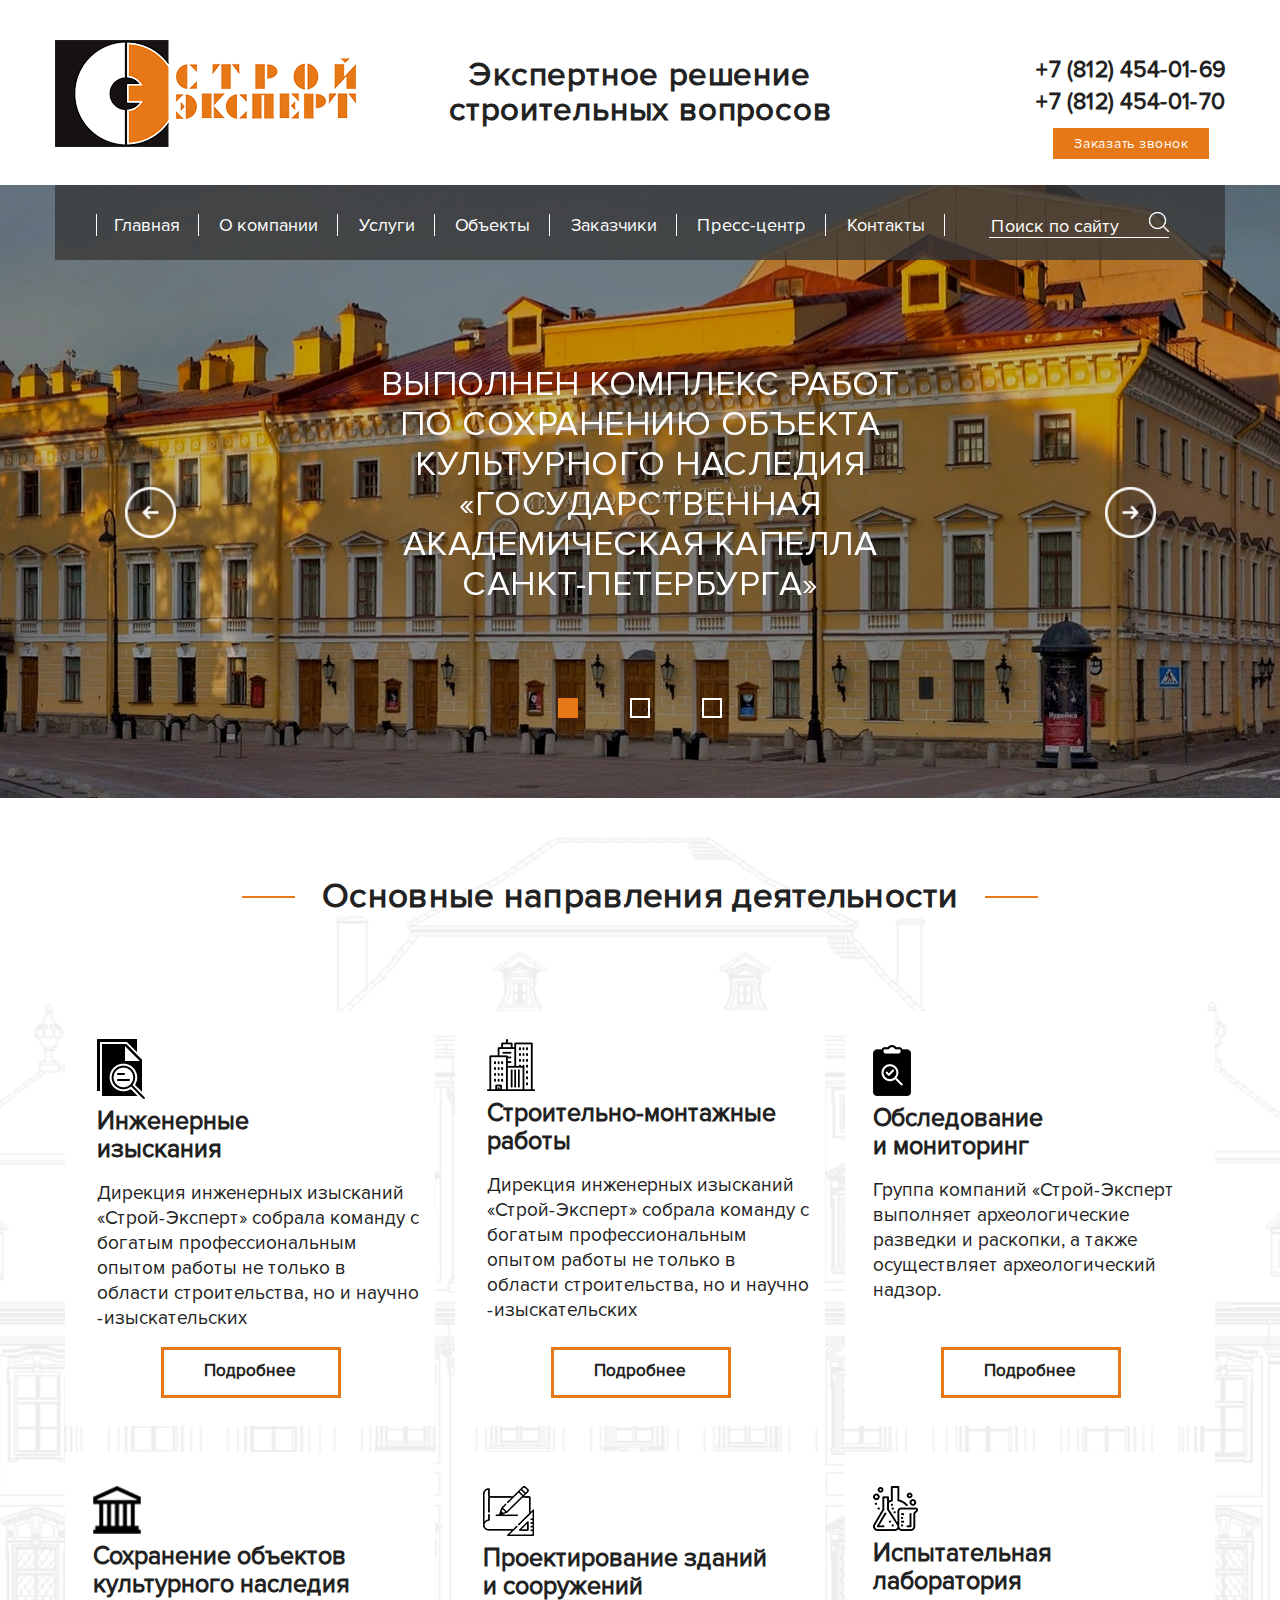
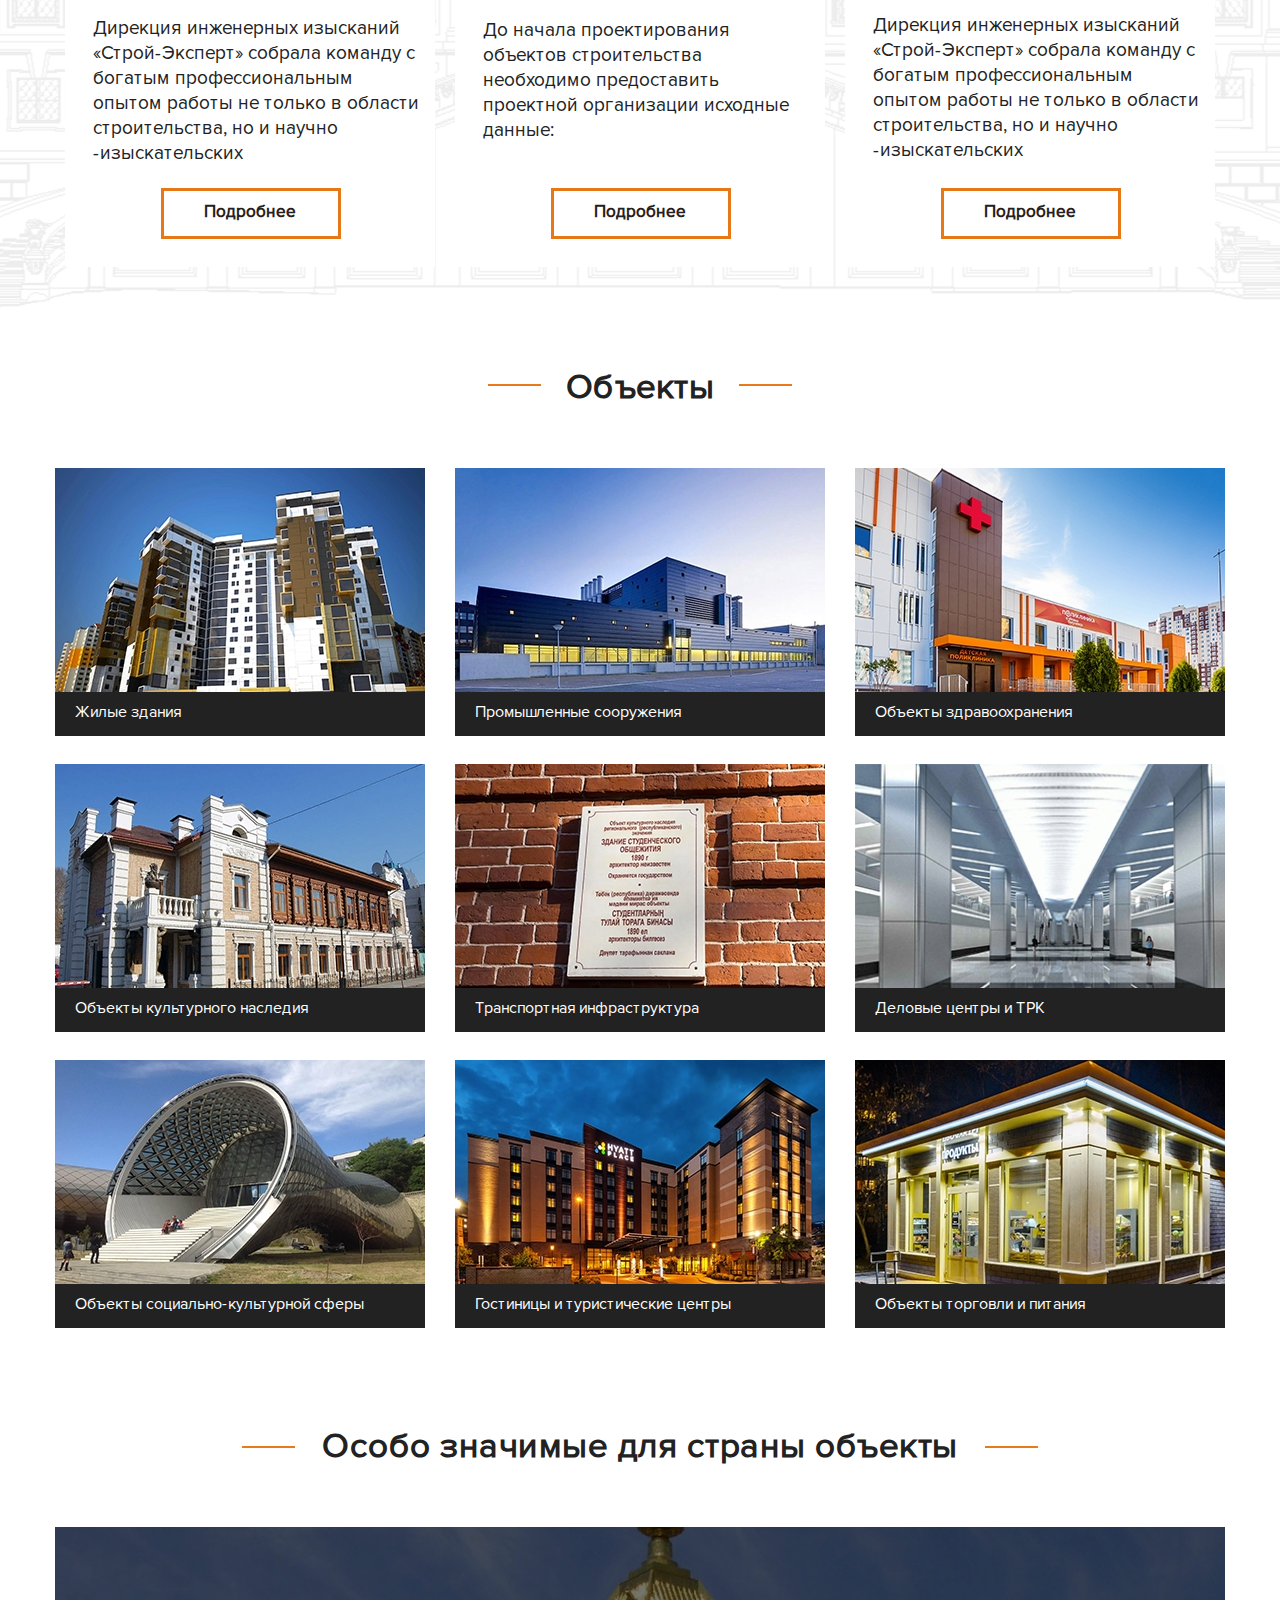
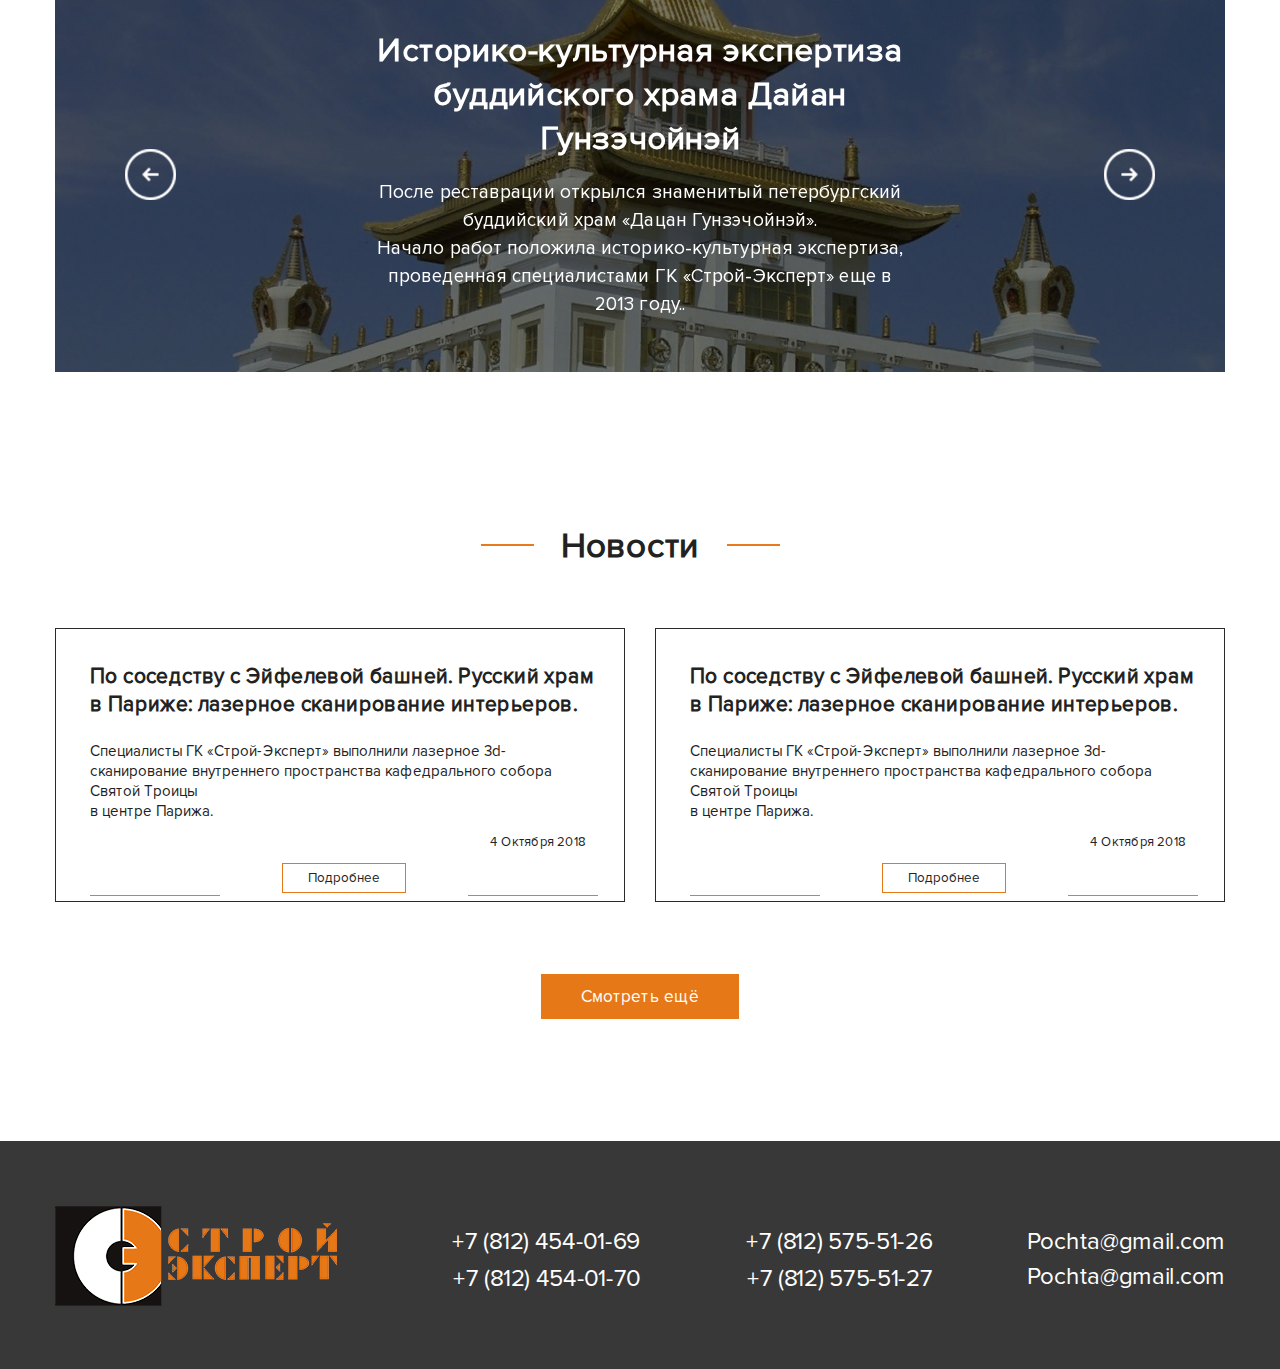
<file: StroyExpert/index.html>
<!DOCTYPE html>
<html lang="en">
<head>
  <meta charset="UTF-8">
  <meta name="viewport" content="width=device-width, initial-scale=1.0">
  <meta http-equiv="X-UA-Compatible" content="ie=edge">
  <link rel="stylesheet" href="./css/style.css">
  <link rel="shortcut icon" href="./img/favicon.png" type="image/x-icon">
  <title>Строй Эксперт</title>
</head>
<body>


  <div class="nav">
    <a href="#" class="menu-btn"><span class="menu-elem"></span></a>
    <div class="container">
      <div class="nav-content">
        <div class="row">
          <div class="col-12 col-xl-4 col-lg-4 col-md-4 col-md-4"><img src="./img/logo.png" alt="logo"
              class="nav-logo">
          </div>
          <div class="col-12 col-xl-4 col-lg-4 col-md-4 col-md-4">
            <h1 class="nav-title">Экспертное решение
              строительных вопросов</h1>
          </div>
          <div class=" col-md-4 col-xl-4 col-lg-4 col-md-4">
            <div class="nav-link">
              <a href="tel:+78124540169" class="nav-tel">+7 (812) 454-01-69</a>
              <a href="tel:+78124540170" class="nav-tel">+7 (812) 454-01-70</a>
              <button type="submit" class="nav-btn">Заказать звонок</button>
            </div>
          </div>
        </div>
      </div>
    </div>
  </div>

  <div class="hero">
    <div class="container">
      <div class="hero-content">
          <nav class="hero-nav">
            <div class="hero-item hero-item1">Главная</div>
            <div class="hero-item">О компании</div>
            <div class="hero-item">Услуги</div>
            <div class="hero-item">Объекты</div>
            <div class="hero-item">Заказчики</div>
            <div class="hero-item">Пресс-центр</div>
            <div class="hero-item">Контакты</div>
            <form action="" method="GET" class="hero-src">
              <input type="search" placeholder="Поиск по сайту" class="hero-input">
              <button type="submit" class="hero-btn"><img src="./img/hero/btn.png" alt="Поиск"></button>
            </form>
          </nav>

          <div class="hero-slider">
            <div class="hero-slider__item">
              <span class="hero-text">ВЫПОЛНЕН КОМПЛЕКС РАБОТ ПО СОХРАНЕНИЮ ОБЪЕКТА КУЛЬТУРНОГО НАСЛЕДИЯ «ГОСУДАРСТВЕННАЯ АКАДЕМИЧЕСКАЯ КАПЕЛЛА САНКТ-ПЕТЕРБУРГА»</span>
            </div>
            <div class="hero-slider__item">
              <span class="hero-text">ВЫПОЛНЕН КОМПЛЕКС РАБОТ ПО СОХРАНЕНИЮ ОБЪЕКТА КУЛЬТУРНОГО НАСЛЕДИЯ «ГОСУДАРСТВЕННАЯ АКАДЕМИЧЕСКАЯ КАПЕЛЛА САНКТ-ПЕТЕРБУРГА»</span>
            </div>
            <div class="hero-slider__item">
              <span class="hero-text">ВЫПОЛНЕН КОМПЛЕКС РАБОТ ПО СОХРАНЕНИЮ ОБЪЕКТА КУЛЬТУРНОГО НАСЛЕДИЯ «ГОСУДАРСТВЕННАЯ АКАДЕМИЧЕСКАЯ КАПЕЛЛА САНКТ-ПЕТЕРБУРГА»</span>
            </div>
          </div>
          <div class="hero-arrow__left"><img src="./img/hero/arrows-left.png" alt="Стрелка слайдера" class="hero-arrow__img"></div>
          <div class="hero-arrow__right"><img src="./img/hero/arrows-right.png" alt="Стрелка слайдера" class="hero-arrow__img"></div>
        </div>
      </div>  
    </div>

    <div class="activities">
      <div class="container">
        <div class="activities-content">
          <h2 class="activities-title">Основные направления деятельности</h2>
          <div class="row">
            <div class="col-xl-4 col-lg-6 col-md-6 col-12">
              <div class="act-card">
                <img src="./img/activities/Forma_1.png" alt="Картинка карточки" class="act-img">
                <h3 class="act-title">Инженерные <br> изыскания</h3>
                <span class="act-text">Дирекция инженерных изысканий
                  «Строй-Эксперт» собрала команду
                  с богатым профессиональным
                  опытом работы не только в области
                  строительства, но и научно
                  -изыскательских </span>
                <button class="act-btn d-block ">Подробнее</button>
              </div>
            </div>
            <div class="col-xl-4 col-lg-6 col-md-6 col-12">
              <div class="act-card">
                <img src="./img/activities/Forma_4.png" alt="Картинка карточки" class="act-img">
                <h3 class="act-title">Строительно-монтажные <br>
                  работы</h3>
                <span class="act-text">Дирекция инженерных изысканий
                  «Строй-Эксперт» собрала команду
                  с богатым профессиональным
                  опытом работы не только в области
                  строительства, но и научно
                  -изыскательских</span>
                <button class="act-btn d-block ">Подробнее</button>
              </div>
            </div>
            <div class="col-xl-4 col-lg-6 col-md-6 col-12">
              <div class="act-card act-card2">
                <img src="./img/activities/Forma_2.png" alt="Картинка карточки" class="act-img">
                <h3 class="act-title">Обследование <br>
                  и мониторинг </h3>
                <span class="act-text">Группа компаний «Строй-Эксперт
                  выполняет археологические
                  разведки и раскопки, а также
                  осуществляет археологический
                  надзор.</span>
                <button class="act-btn d-block ">Подробнее</button>
              </div>
            </div>
            <div class="col-xl-4 col-lg-6 col-md-6 col-12">
              <div class="act-card act-card2">
                <img src="./img/activities/Forma_5.png" alt="Картинка карточки" class="act-img">
                <h3 class="act-title">Сохранение объектов <br>
                  культурного наследия </h3>
                <span class="act-text">Дирекция инженерных изысканий
                  «Строй-Эксперт» собрала команду
                  с богатым профессиональным
                  опытом работы не только в области
                  строительства, но и научно
                  -изыскательских</span>
                <button class="act-btn d-block ">Подробнее</button>
              </div>
            </div>
            <div class="col-xl-4 col-lg-6 col-md-6 col-12">
              <div class="act-card act-card3">
                <img src="./img/activities/Forma_3.png" alt="Картинка карточки" class="act-img">
                <h3 class="act-title">Проектирование зданий <br>
                  и сооружений</h3>
                <span class="act-text">До начала проектирования
                  объектов строительства необходимо
                  предоставить проектной организации
                  исходные данные:</span>
                <button class="act-btn d-block">Подробнее</button>
              </div>
            </div>
            <div class="col-xl-4 col-lg-6 col-md-6 col-12">
              <div class="act-card act-card3">
                <img src="./img/activities/Forma_6.png" alt="Картинка карточки" class="act-img">
                <h3 class="act-title">Испытательная <br>
                  лаборатория</h3>
                <span class="act-text">Дирекция инженерных изысканий
                  «Строй-Эксперт» собрала команду
                  с богатым профессиональным
                  опытом работы не только в области
                  строительства, но и научно
                  -изыскательских</span>
                <button class="act-btn d-block ">Подробнее</button>
              </div>
            </div>
          </div>
        </div>
      </div>
    </div>

    <div class="objects">
      <div class="container">
        <div class="objects-content">
          <h2 class="objects-title">Объекты</h2>
          <div class="row">
            <div class="col-xl-4 col-lg-6 col-md-6 col-12">
              <div class="obj-card obj-card1">
               <span class="obj-text">Жилые здания</span>
              </div>
            </div>
            <div class="col-xl-4 col-lg-6 col-md-6  col-12">
              <div class="obj-card obj-card2">
                <span class="obj-text">Промышленные сооружения</span>
              </div>
            </div>
            <div class="col-xl-4 col-lg-6 col-md-6  col-12">
              <div class="obj-card obj-card3">
                <span class="obj-text">Объекты здравоохранения</span>
              </div>
            </div>
            
            <div class="col-xl-4 col-lg-6 col-md-6  col-12">
              <div class="obj-card obj-card4">
                <span class="obj-text">Объекты культурного наследия</span>
              </div>
            </div>
            <div class="col-xl-4 col-lg-6 col-md-6 col-12">
              <div class="obj-card obj-card5">
                <span class="obj-text">Транспортная инфраструктура</span>
              </div>
            </div>
            <div class="col-xl-4 col-lg-6 col-md-6  col-12">
              <div class="obj-card obj-card6">
                <span class="obj-text">Деловые центры и ТРК</span>
              </div>
            </div>
            <div class="col-xl-4 col-lg-6 col-md-6  col-12">
              <div class="obj-card obj-card7">
                <span class="obj-text">Объекты социально-культурной сферы</span>
              </div>
            </div>
            <div class="col-xl-4 col-lg-6 col-md-6 col-12">
              <div class="obj-card obj-card8">
                <span class="obj-text"> Гостиницы и туристические центры</span>
              </div>
            </div>
            <div class="col-xl-4 col-lg-12 col-md-6 col-12">
              <div class="obj-card obj-card9">
                <span class="obj-text">Объекты торговли и питания</span>
              </div>
            </div>
          </div>
        </div>
      </div>
    </div>

    <div class="apart">
      <div class="container">
        <div class="apart-content">
          <h2 class="apart-title">Особо значимые для страны объекты</h2>
          <div class="apart-slider">
            <div class="apart-item">
              <div class="apart-item__content">
                <div class="apart-item__title">Историко-культурная экспертиза <br>
                буддийского храма Дайан Гунзэчойнэй</div>
                <span class="apart-item__text d-block">После реставрации открылся знаменитый петербургский <br>
                  буддийский храм «Дацан Гунзэчойнэй». <br>
                  Начало работ положила историко-культурная экспертиза, <br>
                  проведенная специалистами ГК «Строй-Эксперт» еще в <br> 2013 году.. </span>
              </div>
            </div>
            <div class="apart-item">
              <div class="apart-item__content">
                <div class="apart-item__title mb-4">Историко-культурная экспертиза <br>
                  буддийского храма Дайан Гунзэчойнэй</div>
                <span class="apart-item__text d-block">После реставрации открылся знаменитый петербургский <br>
                  буддийский храм «Дацан Гунзэчойнэй». <br>
                  Начало работ положила историко-культурная экспертиза, <br>
                  проведенная специалистами ГК «Строй-Эксперт» еще в <br> 2013 году.. </span>
              </div>
            </div>
            <div class="apart-item">
              <div class="apart-item__content">
                <div class="apart-item__title mb-4">Историко-культурная экспертиза <br>
                  буддийского храма Дайан Гунзэчойнэй</div>
                <span class="apart-item__text d-block">После реставрации открылся знаменитый петербургский <br>
                  буддийский храм «Дацан Гунзэчойнэй». <br>
                  Начало работ положила историко-культурная экспертиза, <br>
                  проведенная специалистами ГК «Строй-Эксперт» еще в <br> 2013 году.. </span>
              </div>
            </div>
          </div>
          <div class="apart-arrow__left"><img src="./img/hero/arrows-left.png" alt="Стрелка слайдера"></div>
          <div class="apart-arrow__right"><img src="./img/hero/arrows-right.png" alt="Стрелка слайдера"></div>
        </div>  
      </div>
    </div>

    <div class="news">
      <div class="container">
        <div class="news-content">
          <h2 class="news-title">Новости</h2>
          <div class="row">
            <div class="col-12 col-xl-6 col-lg-6 col-md-6">
              <div class="news-card">
                <span class="news-card__title d-block">По соседству с Эйфелевой башней. Русский храм <br>
                  в Париже: лазерное сканирование интерьеров.</span>
                <span class="news-card__text d-block">Специалисты ГК «Строй-Эксперт» выполнили лазерное 3d-сканирование
                  внутреннего пространства кафедрального собора Святой Троицы <br>
                  в центре Парижа.</span>
                <span class="news-card__date">4 Октября 2018</span>
                <button class="news-card__button">Подробнее</button>
              </div>
            </div>
            <div class="col-12 col-xl-6 col-lg-6 col-md-6">
              <div class="news-card news-card__2">
                <span class="news-card__title d-block">По соседству с Эйфелевой башней. Русский храм <br>
                  в Париже: лазерное сканирование интерьеров.</span>
                <span class="news-card__text d-block">Специалисты ГК «Строй-Эксперт» выполнили лазерное 3d-сканирование
                  внутреннего пространства кафедрального собора Святой Троицы <br>
                  в центре Парижа.</span>
                <span class="news-card__date">4 Октября 2018</span>
                <button class="news-card__button">Подробнее</button>
              </div>
            </div>
            <button class="news-button">Смотреть ещё</button>
          </div>
        </div>
      </div>
    </div>

    <div class="footer">
      <div class="container">
        <div class="footer-content">
          <div class="row">
            <div class="col-3">
              <div class="footer-logo">
                <img src="./img/footer/logo.png" alt="Лого" class="footer-img">
              </div>
            </div>
            <div class="col-3">
              <div class="footer-link">
                <a href="tel:+78124540169" class="footer-tel">+7 (812) 454-01-69</a>
                <a href="tel:+78124540170" class="footer-tel">+7 (812) 454-01-70</a>
              </div>
            </div>
            <div class="col-3">
              <div class="footer-link">
                <a href="tel:+78125755126" class="footer-tel">+7 (812) 575-51-26</a>
                <a href="tel:+78125755127" class="footer-tel">+7 (812) 575-51-27</a>
              </div>
            </div>
            <div class="col-3">
              <div class="footer-link">
                <a href="mailto:Pochta@gmail.com" class="footer-mail">Pochta@gmail.com</a>
                <a href="mailto:Pochta@gmail.com" class="footer-mail">Pochta@gmail.com</a>
              </div>
            </div>
          </div>
        </div>
      </div>
    </div>


    <script type="text/javascript" src="./js/jquery-1.11.0.min.js"></script>
    <script type="text/javascript" src="./js/jquery-migrate-1.2.1.min.js"></script>
    <script type="text/javascript" src="./js/slick.min.js"></script>
      <script src="./js/scripts.js"></script>
</body>
</html>
</file>
<file: mamon/style.css>
*{box-sizing:border-box}html{box-sizing:border-box;scroll-behavior:smooth}.nav{display:flex;align-items:center;justify-content:space-between;padding:40px 0}.nav-menu__btn{font-size:14px;padding:5px 10px;margin:10px;transition:.2s;font-weight:700}.nav-menu__active{cursor:pointer;background:#5528ff;color:#fff;border-radius:10px}.nav-logo{display:flex;align-items:center}.nav-logo__img{width:58px;margin-right:25px}.nav-logo__text{font-size:24px;font-weight:700}.hero{display:flex;flex-direction:column;align-items:flex-start;padding:100px 0}.hero-title{color:#202020;font-size:56px;font-weight:700;font-family:Ubuntu,sans-serif;padding:0 0 35px 0;filter:drop-shadow(0 4px 4px rgba(0,0,0,.25))}.hero-subtitle{font-size:32px;color:#4f4f4f;margin-bottom:70px;max-width:700px;font-weight:400;line-height:160%}.hero-btn{background:#5528ff;padding:16px 58px;font-size:24px;color:#fff;transition:.2s;font-weight:400}.hero-btn:hover{color:#5528ff;background-color:#fff;filter:drop-shadow(0 0 3px rgba(0,0,0,.5))}.dev{border-top:1px solid #c2c2c2;position:relative;padding:100px 0}.dev::before{content:'our devices';position:absolute;text-transform:uppercase;padding:0 40px;background:#fff;left:50px;top:-10px;color:#c2c2c2}.dev-text:hover,.dev-title:hover{filter:drop-shadow(0 4px 4px rgba(0,0,0,.25))}.dev-items{display:flex;flex-wrap:wrap;justify-content:space-between}.dev-item{width:50%;display:flex;justify-content:space-around;padding:0 0 80px 0}.dev-block{width:50%}.dev-block__img{width:20%;display:flex;align-items:center;justify-content:center}.dev-title{font-size:28px;margin-bottom:15px}.dev-text{color:#b2b2b2;line-height:1.6}.client{border-top:1px solid #c2c2c2;position:relative}.clients{display:flex;flex-wrap:wrap;padding:100px 0}.clients-block{width:25%;display:flex;align-items:center;justify-content:center;margin:25px 0 25px 0;transition:.2s}.clients-block:hover{transform:scale(1.2)}.client::before{content:'our clients';position:absolute;text-transform:uppercase;padding:0 40px;background:#fff;left:50px;top:-10px;color:#c2c2c2}.team-container{border-top:1px solid #c2c2c2;position:relative;padding-bottom:100px}.team{display:flex;flex-wrap:wrap;margin-top:100px}.team-container::before{content:'our team';position:absolute;text-transform:uppercase;padding:0 40px;background:#fff;left:50px;top:-10px;color:#c2c2c2}.team-block{display:flex;width:33%;align-items:center;justify-content:space-around;padding:30px 0;transition:.2s}.team-block:hover{color:#fff;background-color:#5528ff;filter:drop-shadow(0 0 3px rgba(0,0,0,.5))}.team-img__img{width:100px;border-radius:50%}.team-title{font-size:28px;font-weight:700;margin-bottom:10px}.team-subtitle{font-size:14px;color:#b2b2b2}.team-text{display:flex;flex-direction:column;align-items:center}.footer{padding:0 6%;background-color:#f7f7f7}.footer-img{padding:20px 0}.footer-content{display:flex;justify-content:space-between}.footer-link{display:flex;align-items:center;justify-content:center}.footer-link__img{padding:0 20px}button{font-weight:700;background:0 0;border:none;border-radius:10px}.nav-menu__btn:hover{cursor:pointer;color:#5528ff;background-color:#fff;filter:drop-shadow(0 0 3px rgba(0,0,0,.5));border-radius:10px}button:hover{cursor:pointer;color:#5528ff;background-color:#fff;filter:drop-shadow(0 0 3px rgba(0,0,0,.5))}.modal{display:none;position:fixed;background:rgba(0,0,0,.15);width:100%;height:100%;justify-content:center;align-items:center;top:0;bottom:0}.modal-title{font-size:24px}.modal-content{position:relative;width:50%;margin:auto;display:flex;flex-direction:column;align-items:center;padding:50px;border:1px solid;background:#fff;z-index:20;border-radius:10px;}.modal-form{display:flex;flex-direction:column}.modal_active{display:flex}.modal-exit{position:absolute;top:0;right:0;display:flex;align-items:center;justify-content:center;font-size:25px;background-color:#d1d1d1;color:#fff;padding:5px 10px;transition:.2s;border-radius:0 10px 0 0;}.modal-exit:hover{cursor:pointer;color:#5528ff;background-color:#fff;filter:drop-shadow(0 0 3px rgba(0,0,0,.5))}input{padding:5px 20px;border:none;border-bottom:1px solid #5528ff;margin:20px 0;background:#f7f7f7;font-size:24px;cursor:pointer}input:hover{color:#5528ff;background-color:#fff;filter:drop-shadow(0 0 3px rgba(0,0,0,.5))}.modal-form__btn{border:none;background:0 0;background:#f7f7f7;padding:5px;transition:.2s}.modal-form__btn:hover{color:#5528ff;background-color:#fff;filter:drop-shadow(0 0 3px rgba(0,0,0,.5))}.container{margin:auto;width:100%;max-width:1180px}button,div,h1,h2,h3,span{font-family:Ubuntu,sans-serif}a{text-decoration:none;color:#000}.nav-burger{display:none;width:50px;height:50px;background-color:#000;border-radius:50%;position:fixed;top:1%;left:1%}.nav-burger__item,.nav-burger__item::after,.nav-burger__item::before{position:absolute;top:50%;margin-top:-1px;left:50%;margin-left:-10px;width:20px;height:2px;background-color:#fff}.nav-burger__item::after,.nav-burger__item::before{content:'';display:block;transition:.2s}.nav-burger__item::before{transform:translateY(-5px)}.nav-burger__item::after{transform:translateY(5px)}.nav-burger_active .nav-burger__item{height:0}.nav-burger_active .nav-burger__item::before{transform:rotate(45deg)}.nav-burger_active .nav-burger__item::after{transform:rotate(-45deg)}.menu-block{display:flex;justify-content:center;align-items:center}.menu-nav{background-color:#fff;height:50px}.menu-nav__link{display:inline-block;text-decoration:none;color:#fff;margin-right:20px}.menu-nav__link{transition:.5s;transform-origin:right center;transform:translateX(50%);opacity:0}.menu-nav__link_active{transform:translateX(0);opacity:1}.nav_active{top:0!important}@media(max-width:1200px){.container{width:98%}.hero-title{font-size:36px}.hero-subtitle{font-size:28px}.team{justify-content:space-around}.team-block{width:300px}.dev{padding:20px 0}.dev-item{width:310px;padding:20px 0}.dev-items{justify-content:space-around}.dev-title{font-size:24px}.dev-block{width:70%}.clients{display:flex;justify-content:center;padding:40px}.clients-block{width:250px}.team{margin-top:40px;padding-bottom:0}.team-container{padding:0}}@media(max-width:778px){.nav{position:fixed;display:flex;flex-direction:column;right:0;top:-100%;height:100%;padding:5%;background-color:rgba(0,0,0,.5);z-index:100;transition:.4s;justify-content:space-around}.nav-burger{display:block;z-index:20}.nav-menu{flex-direction:column;display:flex}.nav-menu__btn{color:#fff;font-size:20px}.nav-logo__text{color:#fff}.modal-content{width:80%}.modal-content__form{width:100%}.hero-title{font-size:28px}.hero-subtitle{font-size:24px}.footer-content{flex-direction:column;justify-content:space-between;align-items:center;padding:40px 0}}
</file>
<file: pakko/style.css>
html{
    box-sizing: border-box;
    font-family: 'Inter', sans-serif;
}
*{
    box-sizing: border-box;
    font-family: 'Inter', sans-serif;
}
.container{
    max-width: 1232px;
    margin: auto;
}
ul{
    padding: 0;
    margin: 0;
    list-style-type: none;
}
li{
    padding: 0;
}
a{
    color: #000;
    text-decoration: none;
}
button{
    border: none;
    border-radius: 6px;
    cursor: pointer;
}
section{
    padding-top: 60px;
}
/* .menu{

} */
.menu-btn {
    display: none;
    width: 50px;
    height: 50px;
    background-color: #624DE3;
    border-radius: 50%;
    position: fixed;
    z-index: 20;
    top: 1%;
    box-shadow: 0px 0px 9px 1px rgba(0, 0, 0, 0.26);
  }
  .menu-btn span,
  .menu-btn span::before,
  .menu-btn span::after {
    position: absolute;
    top: 50%; margin-top: -1px;
    left: 50%; margin-left: -10px;
    width: 20px;
    height: 2px;
    background-color: rgba(255, 255, 255, 0.7);;
  }
  .menu-btn span::before,
  .menu-btn span::after {
    content: '';
    display: block;
    transition: 0.2s;
  }
  .menu-btn span::before {
    transform: translateY(-5px);
  }
  .menu-btn span::after {
    transform: translateY(5px);
  }
  .menu-btn_active span{
    height: 0;
  }
  
  .menu-btn_active span:before {
    transform: rotate(-45deg);
  }
  .menu-btn_active span:after {
    transform: rotate(45deg);
  }
  
  .menu-block {
    display: flex;
    justify-content: center;
    align-items: center;
  }
  .menu-nav {
    background-color: #fff;
    height: 50px;
    
  }
  .menu-nav__link {
    display: inline-block;
    text-decoration: none;
    color: #fff;
    margin-right: 20px;
  }
  .menu-nav__link {
    transition: 0.5s;
    transform-origin: right center;
    transform: translateX(50%);
    opacity: 0;
  }
  .menu-nav__link_active {
    transform: translateX(0%);
    opacity: 1;
  }
.btn{
    padding: 12px 24px;
    background-color: #624DE3;
    color: #fff;
}
.nav-content{
    display: flex;
    justify-content: space-between;
    padding: 20px 0;
}
.nav-menu{
    display: flex;
    align-items: center;
    justify-content: space-between;
}
.nav-logo{
    display: flex;
    align-items: center;
    justify-content: center;
}
.nav-item{
    font-size: 16px;
}
.nav-menu__item{
    padding: 0 20px;
}
.nav-item:hover{
    color: #624DE3;
}
.nav-menu__item:last-child{
    padding-right: 0;
}
.hero{
    background: #100A30;
}
.hero-content{
    display: flex;
    flex-direction: column;
    align-items: center;
    color: #fff
}
.hero-title{
    font-size: 55px;
    text-align: center;
    max-width: 580px;
    margin-bottom: 26px;
    letter-spacing: 0.56px;
    font-weight: normal;
    line-height: 64px;
}
.hero-subtitle{
    font-size: 16px;
    margin-bottom: 48px;
    letter-spacing: 0.18px;
    font-weight: normal;
    opacity: 70%;
}
.hero-btns{
    display: flex;
    align-items: center;
}
.hero-btn{
    margin: 0 8px 0 8px;
    padding: 15px 36px;
    font-weight: 300;
}
.hero-btn__active{
    background-color: #100A30;
    border: 1px solid #C3C1CB;
    padding: 14px 36px;
}
.hero-img{
    width: 100%;
    height: 750px;
    /* background-size: cover;
    background-image: url("img/hero-img.jpg"); */
    position: relative;
}
.hero-img::before{
    content:'';
    position: absolute;
    background-size: cover;
    background-image: url("img/hero-img.png");
    background-repeat: no-repeat;
    width: 100%;
    top: 5%;
    height:927px;
}
.second{
    margin-top: 214px;
    padding: 0;
    margin-bottom: 86px;
}
.second-content{
    display: flex;
    align-items: center;
    justify-content: center;
    flex-direction: column;
}
.second-title{
    margin: 0 0 58px 0;
    padding: 0;
    font-weight: bold;
    font-size: 48px;
    line-height: 56px;
    text-align: center;
    max-width: 600px;
}
.second-cards{
    display: flex;
    justify-content: space-between;
}
.second-list{
    background-color: rgba(16, 10, 48, 0.03);
    padding: 26px 0 0 14px;
    border-radius: 0 0 8px 8px;
}
.second-list2{
    background-color: rgba(25, 199, 135, 0.05);
}
.second-list3{
    background-color: rgba(252, 185, 52, 0.05);
}
.second-item{
    /* background-color: #DBDAE0; */
    margin: 0 12px;
    display: flex;
    flex-direction: column;
    position: relative;
}
.second-list__item{
    font-size: 14px;
    font-weight: 700;
    padding: 14px 0;
    display: flex;
    align-items: center;
    /* margin-left: 8px; */
    position: relative;
}
.second-list__item:first-child{
    padding-top: 0;
}
.second-list__item:last-child{
    padding-bottom: 24px;
}
.second-item:last-child{
    margin-right: 0;
}
.second-item:first-child{
    margin-left: 0;
}
.second-list__item:before{
    content: url("./img/Vector-2.svg");
    margin-right: 8px;
}
.second-list__item2:before{
    content: url("./img/Vector.svg");
    margin-right: 8px;
}
.second-list__item3:before{
    content: url("./img/Vector-1.svg");
    margin-right: 8px;
}
.second-list__item:last-child{
    border-radius: 0 0 8px 8px;
}
.second-item__block{
    position: absolute;
    bottom: 40px;
    left: 30px;
}
.second-img__1,
.second-img__2,
.second-img__3{
    position: relative;
}
.second-item__block{
    display: flex;
    width: 320px;
    justify-content: space-between;
}
.second-item__logo{
    width: 61px;
    margin-bottom: 13px;
}
.second-item__text{
    color: white;
    font-size: 24px;
}
.second-block__price{
    color: #fff;
}
.second-item__total{
    font-size: 48px;
}
.second-text{
    display: flex;
    flex-direction: column;
    justify-content: space-between;
}
.second-item__green{
    color: #19C787;
}
.second-item__gold{
    color: #FF9F1C;
}


.reviews{
    max-height: 900px;
    display: flex;
    flex-direction: column;
    flex-wrap: wrap;
    margin-bottom: 130px
}
.reviews-title{
    font-size: 48px;
    line-height: 56px;
    color: #100A30;
    max-width: 385px;
    margin-bottom: 61px;
}
.reviews-block{
    max-width: 596px;
    border-radius: 8px;
    background: #E8E5FB;
    padding: 40px;
    margin: 20px 0;

}
.reviews-body__text,
.reviews-head__account{
    color:#4C4764;
}

.reviews-head__title,
.reviews-body__footer{
    color:#100A30;
    font-weight: bold;
}
.reviews-head{
    display: flex;
    margin-bottom: 36px;
    position: relative;
    transition: 0.2s;
}
/* .reviews-head:hover, */
.reviews-head__img:hover,
.reviews-head__title:hover,
.reviews-head__account:hover{
    cursor: pointer;
    transform: scale(1.05);
    transition: 0.2s;
}
.reviews-head:hover::after{
    opacity: 100%;
    transition: 0.2s;
}
.reviews-head__twitter::after{
    content:url("./img/reviews/Vector.svg");
    position:absolute;
    right: 0;
    opacity: 10%;
    top: 40%;
}
.reviews-head__message::after{
    content:url("./img/reviews/Vector-1.svg");
    position:absolute;
    right: 0;
    opacity: 10%;
    top: 40%;
}
.reviews-head__text{
    display: flex;
    flex-direction: column;
    justify-content: space-around;
    margin-left: 16px;
}
.reviews-head__title,
.reviews-head__account{
    line-height: 24px;
}
.reviews-body__text{
    display: block;
    letter-spacing: 0.18px;
    line-height: 30px;
}
.reviews-body__footer{
    margin-top: 20px;
    display: block;
}
.reviews-color__1{
    background-color: #E8FAF3;
}
.reviews-color__2{
    background-color: #FDEBEE;
}
.reviews-color__3{
    background-color: #E6F3FF;
}
.reviews-color__4{
    background-color: #FFF5E1;
}
.footer{
    background-color: #F8F8F9;
}
.footer-content{
    display: flex;
    justify-content: space-between;
    padding: 55px 0;
}
.footer-item__title{
    line-height: 24px;
    font-weight: bold;
    color:#100A30;
    margin-bottom: 12px !important;
    display: block;
}
.footer-item{
    color:#4C4764;
    margin: 3px 0;
    line-height: 24px;
}
.footer-item__text:hover{
    cursor: pointer;
    color:#624DE3;
}
.footer-item__subtitle{
    line-height: 30px;
    letter-spacing: 0.18px;
    /* max-width: 200px; */
    margin-top: 24px;
}
.footer-item__link{
    max-width: 108px;
    display: flex;
    justify-content: space-between;
    align-items: center;
    margin-top: 24px;
}
.btn:hover{
    cursor: pointer;
    color:#19C787;
    /* border: 1px solid #624DE3; */
    background-color: #fff;
    transition: 0.2s;
    /* color:#4C4764; */
}
@media (max-width: 1232px) {
    .container{
        width: 98%;
        padding: 0 1%;
    }
    section{
        padding: 0;
    }
    .hero-img{
        height: 460px;
        display: flex;
        justify-content: center;
        width: 600px ;
        height: 460px;
    }
    .hero-img::before{
        width: 100%;
        height: 100%;
    }
    .second{
        margin: 40px 0;
    }
    .second-cards{
        flex-wrap: wrap;
        justify-content: center;
    }
    .second-item{
        margin: 20px;
    }
    .reviews{
        max-height: none;
        max-width: none;
        align-items: center;
        margin-bottom: 40px;
    }
    .reviews-title{
        text-align: center;
    }
    .reviews-block{
        width: 500px;
    }
    .footer-list{
        margin: 20px 0;
        width: 210px;
    }
    .footer-content{
        flex-wrap: wrap;
        justify-content: space-between;
    }
}
@media (max-width: 768px){
    .menu-btn{
        display: block;
    }
    .nav-menu{
        flex-direction: column;
        height: 100%;
        width: 100%;
        background: rgba(255, 255, 255, 0.8);
        justify-content: space-around;
        position: fixed;
        width: 100%;
        height: 100%;
        top: -100%;
        left: 0;
    }
    .nav-menu__active{
        /* transform: none !important; */
        top: 0 !important;
        transition: 0.2s;
        z-index: 19;
    }
    .menu{
        position: fixed;
        transform: translateY(-100%);
        width: 100%;
        height: 100%;
    }
    .nav-menu__item{
        padding: 10px 0;
    }
    .nav-content{
        display: flex;
        flex-direction: column-reverse;
        /* padding: 0 0 10px 0; */
    }        
    .nav-logo{
        margin: 10px 0;
    }
    .reviews-block{
        padding: 15px;
        width: 100%;
    }
    .second-title,
    .reviews-title,
    .hero-title{
        font-size: 36px;
    }
    .hero-img{
        width: 100%;
    }
    .hero-img:before{
        width: 100%;
        height: 100%;
        position: relative;
        background-size: contain;
    }
    .second-item__img{
        width: 310px;
    }
    .second-item{
        margin: 0;
        margin-bottom: 20px;
    }
    .second-item__block{
        width: 90%;
        left: 10px;
    }
}
@media (max-width: 425px){
    .hero-btn{
        padding: 10px 14px;
    }
}
</file>
<file: plumbing/css/style.css>
*{font-family:'Proxima Nova', sans-serif;outline:none;-webkit-box-sizing:border-box;box-sizing:border-box}a{color:black;text-decoration:none}.container{width:1171px;margin:auto}.button{padding:10px 15px;background-color:#ffc800;border:none;font-weight:800}.button:hover{-webkit-transform:scale(1.04);transform:scale(1.04);cursor:pointer;background-color:#ffd22f;-webkit-transition:0.1s;transition:0.1s}ul{text-decoration:none;list-style-type:none;padding:0;margin:0}.modal{position:fixed;left:0;top:0;width:100%;height:100%;background-color:rgba(0,0,0,0.5);display:none}.modal_active{display:-webkit-box;display:-ms-flexbox;display:flex}.modal-dialog{margin:auto;max-width:90%;background-color:#fff;padding:40px;position:relative;border:2px #ffc800 solid}.modal-close{position:absolute;top:0;right:0;cursor:pointer;border:1px;background:gold}.modal-text{text-align:center}.modal-title{text-align:center;font-weight:800;font-size:18px}@media (max-width: 1200px){.container{width:768px}}@media (max-width: 768px){.container{width:567px}}@media (max-width: 567px){.container{width:320px}}@media (max-width: 320px){.container{width:272px}}/*! normalize.css v8.0.1 | MIT License | github.com/necolas/normalize.css */html{line-height:1.15;-webkit-text-size-adjust:100%}body{margin:0}main{display:block}h1{font-size:2em;margin:0.67em 0}hr{-webkit-box-sizing:content-box;box-sizing:content-box;height:0;overflow:visible}pre{font-family:monospace, monospace;font-size:1em}a{background-color:transparent}abbr[title]{border-bottom:none;text-decoration:underline;-webkit-text-decoration:underline dotted;text-decoration:underline dotted}b,strong{font-weight:bolder}code,kbd,samp{font-family:monospace, monospace;font-size:1em}small{font-size:80%}sub,sup{font-size:75%;line-height:0;position:relative;vertical-align:baseline}sub{bottom:-0.25em}sup{top:-0.5em}img{border-style:none}button,input,optgroup,select,textarea{font-family:inherit;font-size:100%;line-height:1.15;margin:0}button,input{overflow:visible}button,select{text-transform:none}button,[type="button"],[type="reset"],[type="submit"]{-webkit-appearance:button}button::-moz-focus-inner,[type="button"]::-moz-focus-inner,[type="reset"]::-moz-focus-inner,[type="submit"]::-moz-focus-inner{border-style:none;padding:0}button:-moz-focusring,[type="button"]:-moz-focusring,[type="reset"]:-moz-focusring,[type="submit"]:-moz-focusring{outline:1px dotted ButtonText}fieldset{padding:0.35em 0.75em 0.625em}legend{-webkit-box-sizing:border-box;box-sizing:border-box;color:inherit;display:table;max-width:100%;padding:0;white-space:normal}progress{vertical-align:baseline}textarea{overflow:auto}[type="checkbox"],[type="radio"]{-webkit-box-sizing:border-box;box-sizing:border-box;padding:0}[type="number"]::-webkit-inner-spin-button,[type="number"]::-webkit-outer-spin-button{height:auto}[type="search"]{-webkit-appearance:textfield;outline-offset:-2px}[type="search"]::-webkit-search-decoration{-webkit-appearance:none}::-webkit-file-upload-button{-webkit-appearance:button;font:inherit}details{display:block}summary{display:list-item}template{display:none}[hidden]{display:none}@font-face{font-family:'Proxima Nova';src:url("../fonts/ProximaNova-Regular.eot");src:url("../fonts/ProximaNova-Regular.eot?#iefix") format("embedded-opentype"),url("../fonts/ProximaNova-Regular.woff") format("woff"),url("../fonts/ProximaNova-Regular.ttf") format("truetype");font-weight:normal;font-style:normal}.navbar{padding:7px 0 8px 0;display:-webkit-box;display:-ms-flexbox;display:flex;-webkit-box-pack:justify;-ms-flex-pack:justify;justify-content:space-between;-webkit-box-align:center;-ms-flex-align:center;align-items:center}.navbar-nav__list{margin:inherit;padding:0;display:-webkit-box;display:-ms-flexbox;display:flex;-webkit-box-pack:justify;-ms-flex-pack:justify;justify-content:space-between;width:511px;height:14px}.navbar-nav__item{position:relative;height:17px}.navbar-nav__item::after{content:'';position:absolute;width:1px;height:12px;background-color:#000000;opacity:0.15;right:-28px;top:3px}.navbar-nav__item:last-child::after{content:none}.navbar-nav__item1:hover{color:#ffc800;cursor:pointer;border-bottom:2px #ffc800 solid}.navbar-tel{-webkit-box-align:center;-ms-flex-align:center;align-items:center;display:-webkit-box;display:-ms-flexbox;display:flex}.navbar-tel__num{margin-left:5px}.navbar-tel__img{width:18px;height:18px}.navbar-button{margin-left:43px}.container-fluid::before{content:'';position:absolute;width:39%;height:40%;background-color:#f1f1f1;right:0;z-index:-20}.burger{-webkit-box-ordinal-group:2;-ms-flex-order:1;order:1;display:none}.burger-menu{display:block;width:50px;height:50px;background-color:#ffc800;border-radius:50%;position:relative}.burger-menu__arrow{position:absolute;top:50%;margin-top:-1px;left:50%;margin-left:-10px;width:20px;height:2px;background-color:#222}.burger-menu__arrow::after{-webkit-transform:translateY(5px);transform:translateY(5px);content:'';position:absolute;top:50%;margin-top:-1px;left:50%;margin-left:-10px;width:20px;height:2px;background-color:#222;-webkit-transition:0.2s;transition:0.2s}.burger-menu__arrow::before{-webkit-transform:translateY(-5px);transform:translateY(-5px);content:'';position:absolute;top:50%;margin-top:-1px;left:50%;margin-left:-10px;width:20px;height:2px;background-color:#222;-webkit-transition:0.2s;transition:0.2s}.burger-menu_active .burger-menu__arrow{height:0}.burger-menu_active .burger-menu__arrow::before{-webkit-transform:rotate(-225deg);transform:rotate(-225deg);width:20px}.burger-menu_active .burger-menu__arrow::after{-webkit-transform:rotate(225deg);transform:rotate(225deg);width:20px}.navbar__list{display:-webkit-box;display:-ms-flexbox;display:flex;-webkit-box-pack:justify;-ms-flex-pack:justify;justify-content:space-between}.container-bg{background:#ffc800;display:none}.container-bg_active{display:-webkit-box;display:-ms-flexbox;display:flex}@media (max-width: 1200px){.navbar-button{margin-left:15px}.navbar-nav__list{width:auto}.navbar-nav__item{margin-right:10px}.navbar-nav__item::after{right:-5px}.container-fluid::before{width:46%}}@media (max-width: 992px){.navbar-nav__item:hover{color:black;border-bottom:none}}@media (max-width: 768px){.navbar__list{align-items:center;padding:10px 0;}.navbar-nav__list{display:none}.navbar-nav__item,.navbar-nav__item1{font-size:18px;margin:0;width:auto;position:relative}.navbar-nav__item:hover,.navbar-nav__item1:hover{color:black}.navbar-nav__item::after,.navbar-nav__item1::after{content:'';position:absolute;width:1px;height:15px;background-color:#000000;opacity:0.15;right:-28px;top:3px}.navbar-nav__item:last-child::after,.navbar-nav__item1:last-child::after{content:none}.navbar-nav__item11{position:relative}.navbar-nav__item11::after{content:'';position:absolute;width:1px;height:15px;background-color:#000000;opacity:0.15;right:-28px;top:3px}.navbar-button{font-size:18px}.navbar-tel__num{font-size:18px}.navbar-tel__num1{text-align:center;margin:5px;display:none}.container-fluid::before{width:50%}.burger{display:block}}@media (max-width: 567px){.navbar-button{margin-left:0}.navbar-tel__img{display:none}.navbar-tel__num{display:none}.navbar-tel__num1{display:block}.navbar-nav__item{font-size:16px}.navbar-nav__item1{font-size:16px}.navbar-nav__item1::after{right:-5px}.navbar-nav__item11::after{right:-5px}.container-fluid::before{content:none}}@media (max-width: 320px){.navbar-nav__item{font-size:14px}.navbar-nav__item1{font-size:14px;margin-top:2px}.navbar-nav__item1::after{top:1px}}.hero{position:relative}.hero-title{text-transform:uppercase;color:#ffc800;font-size:35px;font-weight:900;line-height:55px;margin:0;margin-bottom:22px}.hero-subtitle{color:#fffffe;font-size:35px;font-weight:400;line-height:55px;margin:0;margin-bottom:41px}.hero-text{opacity:0.42;color:#fffffe;font-size:20px;font-weight:300;line-height:28px;display:block;margin-bottom:53px}.hero-content{position:absolute;top:211px}.hero-button{text-transform:uppercase}@media (min-width: 1200px){.hero-content{width:1171px}}@media (max-width: 1200px){.hero-content{top:100px;max-width:768px}}@media (max-width: 768px){.hero-title{font-size:30px;margin-bottom:0;line-height:normal}.hero-subtitle{font-size:29px}.hero-content{width:567px;top:30px}.hero-slider__img{height:500px}.hero-text{margin-bottom:30px}}@media (max-width: 567px){.hero-content{width:320px}.hero-title{font-size:21px;margin-bottom:20px}.hero-subtitle{font-size:16px;line-height:normal}.hero-text{font-size:16px}}@media (max-width: 320px){.hero-content{width:272px}.hero-subtitle{margin-bottom:20px}}.services{margin-top:133px;background-color:#f1f1f1;position:relative;padding-bottom:96px}.services-content{display:-webkit-box;display:-ms-flexbox;display:flex;-ms-flex-wrap:wrap;flex-wrap:wrap;-webkit-box-pack:justify;-ms-flex-pack:justify;justify-content:space-between;-webkit-box-align:center;-ms-flex-align:center;align-items:center;padding-top:104px;position:relative}.services-content::before{content:'Услуги';position:absolute;padding:20px 68px;background-color:#ffc800;text-transform:uppercase;color:#020202;font-size:28px;font-weight:800;line-height:28px;top:-34px;left:-3%}.services-button{font-size:15px;line-height:15.93px;width:138px;text-transform:uppercase}.services-button:hover{background-color:#000;color:#fff}.services-text{position:absolute;display:-webkit-box;display:-ms-flexbox;display:flex;-webkit-box-pack:center;-ms-flex-pack:center;justify-content:center;-webkit-box-align:center;-ms-flex-align:center;align-items:center;-webkit-box-orient:vertical;-webkit-box-direction:normal;-ms-flex-direction:column;flex-direction:column}.services-card{max-width:377px;max-height:236px;margin-bottom:21px;display:-webkit-box;display:-ms-flexbox;display:flex;-webkit-box-align:center;-ms-flex-align:center;align-items:center;-webkit-box-pack:center;-ms-flex-pack:center;justify-content:center;-webkit-box-orient:vertical;-webkit-box-direction:normal;-ms-flex-direction:column;flex-direction:column;position:relative}.services-card:hover .services-img{opacity:0.9}.services-card__title{margin-bottom:30px;color:#fcfafa;font-size:20px;font-weight:400;line-height:26px;text-align:center}.services-img{opacity:0.3;-webkit-transition:0.2s;transition:0.2s;width:100%;height:100%}.services-img:hover{opacity:0.99}.services-bg{width:100%;height:100%;position:absolute;background-color:black}@media (max-width: 768px){.services{padding-bottom:30px}.services-content{-webkit-box-pack:center;-ms-flex-pack:center;justify-content:center}.services-content::before{left:27%}}@media (max-width: 567px){.services-content::before{left:10%}}@media (max-width: 320px){.services-content::before{left:5%}}.why{margin-top:143px;margin-bottom:142px;position:relative}.why::before{content:'';position:absolute;width:60.3%;height:100%;background-color:#f1f1f1;z-index:-2}.why-content{display:-webkit-box;display:-ms-flexbox;display:flex;padding-bottom:59px;position:relative}.why-content::before{content:'Почему мы?';position:absolute;font-size:28px;font-weight:900;line-height:28px;text-transform:uppercase;padding:20px 31px;background-color:#ffc800;top:-33px;left:-3%}.why-card{display:-webkit-box;display:-ms-flexbox;display:flex;-ms-flex-wrap:wrap;flex-wrap:wrap;margin-top:96px;max-width:667px;-webkit-box-pack:justify;-ms-flex-pack:justify;justify-content:space-between;margin-right:57px}.why-card__item{width:198px;height:168px;background-color:#ffffff;text-align:center;margin-bottom:36px}.why-card__img{margin-top:16px;margin-bottom:20px}.why-card__title{color:#020202;font-size:18px;font-weight:400;line-height:23px;text-transform:uppercase}.why-list{-webkit-box-orient:vertical;-webkit-box-direction:normal;-ms-flex-direction:column;flex-direction:column;max-height:373px;display:-webkit-box;display:-ms-flexbox;display:flex;-webkit-box-pack:justify;-ms-flex-pack:justify;justify-content:space-between;max-width:419px;margin-left:34px;margin-top:96px}.why-list__item{display:-webkit-box;display:-ms-flexbox;display:flex}.why-list__num{margin-right:60px;color:#ffc800;font-size:35px;font-weight:800;text-transform:uppercase;position:relative}.why-list__num::after{content:'';position:absolute;width:31px;height:2px;background-color:#000000;left:33px;top:18px}.why-list__text{color:#020202;font-size:20px;font-weight:900;display:-webkit-box;display:-ms-flexbox;display:flex;-webkit-box-align:center;-ms-flex-align:center;align-items:center;line-height:25px}.why-list__num1{margin-right:70px}@media (min-width: 1500px){.why::before{width:56.3%}}@media (max-width: 768px){.why{margin-top:50px;margin-bottom:0}.why::before{width:100%;height:67%}.why-content{-webkit-box-orient:vertical;-webkit-box-direction:normal;-ms-flex-direction:column;flex-direction:column;-webkit-box-align:center;-ms-flex-align:center;align-items:center}.why-content::before{left:25%}.why-card{margin-right:0;-ms-flex-pack:distribute;justify-content:space-around}.why-list{margin-left:0;margin-top:20px}.why-list__item{margin-bottom:20px}.why-list__text{font-size:18px}}@media (max-width: 567px){.why::before{height:78%}.why-list__num1{margin-right:70px}.why-content::before{left:10%}}@media (max-width: 320px){.why::before{height:76%}.why-content::before{left:5%}}.reviews{padding-bottom:1px;background:#000;color:#fff}.reviews-slide{display:-webkit-box;display:-ms-flexbox;display:flex;-webkit-box-orient:vertical;-webkit-box-direction:normal;-ms-flex-direction:column;flex-direction:column;max-width:466px;margin:auto}.reviews-content{padding-top:110px;position:relative}.reviews-content::before{content:'отзывы';padding:20px 63px;background-color:#ffc800;text-transform:uppercase;position:absolute;top:-33px;left:-3%;color:#020202;font-size:28px;font-weight:900;line-height:28px;text-transform:uppercase}.reviews-title{margin-top:20px;color:#ffc800;font-size:20px;font-weight:900;line-height:28px;margin-bottom:25px}.reviews-text{color:#fffffd;font-size:20px;font-weight:400;line-height:28px;text-align:center}.reviews-item{display:-webkit-box;display:-ms-flexbox;display:flex;width:466px;-webkit-box-orient:vertical;-webkit-box-direction:normal;-ms-flex-direction:column;flex-direction:column;-webkit-box-align:center;-ms-flex-align:center;align-items:center;-webkit-box-pack:center;-ms-flex-pack:center;justify-content:center;text-align:center;margin-bottom:152px}.reviews-img{margin-bottom:19px;margin:auto}.reviews-slide{display:-webkit-box;display:-ms-flexbox;display:flex;-webkit-box-pack:justify;-ms-flex-pack:justify;justify-content:space-between}@media (max-width: 768px){.reviews-content::before{left:25%}}@media (max-width: 567px){.reviews-content::before{left:10%}}@media (max-width: 320px){.reviews-content::before{left:5%}}.news{margin-top:147px;padding-bottom:76px;background-color:#f1f1f1}.news-content{padding-top:87px;display:-webkit-box;display:-ms-flexbox;display:flex;-webkit-box-pack:justify;-ms-flex-pack:justify;justify-content:space-between;-ms-flex-wrap:wrap;flex-wrap:wrap;position:relative}.news-content::before{content:'новости';position:absolute;left:-3%;padding:22px 55px;color:#020202;font-size:28px;font-weight:900;line-height:28px;text-transform:uppercase;background-color:#ffc800;top:-34px}.news-img{margin-bottom:30px}.news-titles{display:-webkit-box;display:-ms-flexbox;display:flex;-webkit-box-pack:justify;-ms-flex-pack:justify;justify-content:space-between;margin-bottom:20px}.news-data{display:-webkit-box;display:-ms-flexbox;display:flex}.news-data__bold{margin-right:5px;position:relative;background-color:#ffc800;text-align:center;width:25px;height:25px;font-weight:800}.news-block{max-width:377px;display:-webkit-box;display:-ms-flexbox;display:flex;-webkit-box-orient:vertical;-webkit-box-direction:normal;-ms-flex-direction:column;flex-direction:column;margin-bottom:30px}.news-title{color:#020202;font-size:20px;font-weight:700;line-height:28px;text-transform:uppercase}.news-text{opacity:0.83;color:#020202;font-size:18px;font-weight:400;line-height:28px}.news-button{color:#020202;font-size:20px;line-height:28px;text-transform:uppercase;margin:auto;display:block;padding:22px 41px;margin-top:70px}@media (max-width: 768px){.news-content{-webkit-box-pack:center;-ms-flex-pack:center;justify-content:center}.news-content::before{left:28%}}@media (max-width: 567px){.news-content::before{left:10%}.news-block{width:320px}.news-img{height:200px}.news-button{margin-top:20px}}@media (max-width: 320px){.news-block{width:272px}}.form{display:-webkit-box;display:-ms-flexbox;display:flex;-webkit-box-orient:vertical;-webkit-box-direction:normal;-ms-flex-direction:column;flex-direction:column;width:305px}.form-block{position:relative}.form-content{position:absolute;top:141px}.form-card{width:397px;height:385px;background-color:#ffffff;margin-bottom:140px;display:-webkit-box;display:-ms-flexbox;display:flex;-webkit-box-orient:vertical;-webkit-box-direction:normal;-ms-flex-direction:column;flex-direction:column;-webkit-box-shadow:0px 0px 7px 0px #000000;box-shadow:0px 0px 7px 0px #000000;-webkit-box-align:center;-ms-flex-align:center;align-items:center}.form-map{width:100%;height:666px;z-index:-2}.form-title{color:#030303;font-size:20px;font-weight:900;line-height:28px;text-transform:uppercase;margin-top:50px;text-align:center;margin-bottom:40px}.form__color{color:#ffc800}.form-name{margin-bottom:40px;border:0;border-bottom:1px solid black;color:#020202;font-size:18px;font-weight:400;line-height:28px}.form-tel{margin-bottom:65px;color:#020202;font-size:18px;font-weight:400;line-height:28px;border:0;border-bottom:1px solid black}.form-button{color:#020202;font-size:20px;font-weight:700;line-height:28px;text-transform:uppercase}#form{position:absolute}.map{width:100%;height:666px;frameborder:0;border:none}@media (max-width: 992px){.form-block{padding-bottom:20px;background-color:#f1f1f1}.form-card{margin:0;margin:auto}.form-content{position:relative;top:0;margin-top:20px}}@media (max-width: 567px){.form{width:100%;padding-left:10px;padding-right:10px}.form-card{width:100%}}.footer{padding-top:50px;padding-bottom:50px;background-color:#000;color:#fff}.footer-content{display:-webkit-box;display:-ms-flexbox;display:flex;-webkit-box-pack:justify;-ms-flex-pack:justify;justify-content:space-between;-webkit-box-align:center;-ms-flex-align:center;align-items:center}.footer-img{width:26px}.footer-img__img{width:18px}.footer-img__color{display:none}.footer-address{display:-webkit-box;display:-ms-flexbox;display:flex;-webkit-box-align:center;-ms-flex-align:center;align-items:center}.footer-ph{width:20px;margin-right:13px}.footer-image__inst{width:26px;height:26px}.footer-image__inst:hover .footer-img__color{display:block}.footer-image__inst:hover .footer-img__inst{display:none}.footer-image__vk{width:26px;height:26px}.footer-image__vk:hover .footer-img__color{display:block}.footer-image__vk:hover .footer-img__vk{display:none}.footer-image__odn{width:26px;height:26px}.footer-image__odn:hover .footer-img__color{display:block}.footer-image__odn:hover .footer-img__odn{display:none}.footer-contacts{width:98px;display:-webkit-box;display:-ms-flexbox;display:flex;-webkit-box-pack:justify;-ms-flex-pack:justify;justify-content:space-between}.footer-contacts-2{display:-webkit-box;display:-ms-flexbox;display:flex}.footer-tel{margin-left:50px;display:-webkit-box;display:-ms-flexbox;display:flex}.footer-tel__text{color:#fff}.footer-tel__color{font-weight:800}.footer-email{display:-webkit-box;display:-ms-flexbox;display:flex;position:relative}.footer-email__text{color:#fff;margin-left:10px}.footer-email::after{content:'';position:absolute;width:1px;height:15px;background-color:#ffffff;opacity:0.33;right:-27px}@media (max-width: 1200px){.footer-contacts-2{-webkit-box-orient:vertical;-webkit-box-direction:normal;-ms-flex-direction:column;flex-direction:column}.footer-email{margin-bottom:10px}.footer-email::after{display:none}.footer-tel{margin:0}}@media (max-width: 768px){.footer-address{-webkit-box-orient:vertical;-webkit-box-direction:normal;-ms-flex-direction:column;flex-direction:column}}@media (max-width: 567px){.footer-contacts{margin-bottom:20px}.footer-content{-webkit-box-orient:vertical;-webkit-box-direction:normal;-ms-flex-direction:column;flex-direction:column}.footer-address{margin-bottom:20px}}/*!
 * animate.css -https://daneden.github.io/animate.css/
 * Version - 3.7.2
 * Licensed under the MIT license - http://opensource.org/licenses/MIT
 *
 * Copyright (c) 2019 Daniel Eden
 */@-webkit-keyframes bounce{from,20%,53%,80%,to{-webkit-animation-timing-function:cubic-bezier(0.215, 0.61, 0.355, 1);animation-timing-function:cubic-bezier(0.215, 0.61, 0.355, 1);-webkit-transform:translate3d(0, 0, 0);transform:translate3d(0, 0, 0)}40%,43%{-webkit-animation-timing-function:cubic-bezier(0.755, 0.05, 0.855, 0.06);animation-timing-function:cubic-bezier(0.755, 0.05, 0.855, 0.06);-webkit-transform:translate3d(0, -30px, 0);transform:translate3d(0, -30px, 0)}70%{-webkit-animation-timing-function:cubic-bezier(0.755, 0.05, 0.855, 0.06);animation-timing-function:cubic-bezier(0.755, 0.05, 0.855, 0.06);-webkit-transform:translate3d(0, -15px, 0);transform:translate3d(0, -15px, 0)}90%{-webkit-transform:translate3d(0, -4px, 0);transform:translate3d(0, -4px, 0)}}@keyframes bounce{from,20%,53%,80%,to{-webkit-animation-timing-function:cubic-bezier(0.215, 0.61, 0.355, 1);animation-timing-function:cubic-bezier(0.215, 0.61, 0.355, 1);-webkit-transform:translate3d(0, 0, 0);transform:translate3d(0, 0, 0)}40%,43%{-webkit-animation-timing-function:cubic-bezier(0.755, 0.05, 0.855, 0.06);animation-timing-function:cubic-bezier(0.755, 0.05, 0.855, 0.06);-webkit-transform:translate3d(0, -30px, 0);transform:translate3d(0, -30px, 0)}70%{-webkit-animation-timing-function:cubic-bezier(0.755, 0.05, 0.855, 0.06);animation-timing-function:cubic-bezier(0.755, 0.05, 0.855, 0.06);-webkit-transform:translate3d(0, -15px, 0);transform:translate3d(0, -15px, 0)}90%{-webkit-transform:translate3d(0, -4px, 0);transform:translate3d(0, -4px, 0)}}.bounce{-webkit-animation-name:bounce;animation-name:bounce;-webkit-transform-origin:center bottom;transform-origin:center bottom}@-webkit-keyframes flash{from,50%,to{opacity:1}25%,75%{opacity:0}}@keyframes flash{from,50%,to{opacity:1}25%,75%{opacity:0}}.flash{-webkit-animation-name:flash;animation-name:flash}@-webkit-keyframes pulse{from{-webkit-transform:scale3d(1, 1, 1);transform:scale3d(1, 1, 1)}50%{-webkit-transform:scale3d(1.05, 1.05, 1.05);transform:scale3d(1.05, 1.05, 1.05)}to{-webkit-transform:scale3d(1, 1, 1);transform:scale3d(1, 1, 1)}}@keyframes pulse{from{-webkit-transform:scale3d(1, 1, 1);transform:scale3d(1, 1, 1)}50%{-webkit-transform:scale3d(1.05, 1.05, 1.05);transform:scale3d(1.05, 1.05, 1.05)}to{-webkit-transform:scale3d(1, 1, 1);transform:scale3d(1, 1, 1)}}.pulse{-webkit-animation-name:pulse;animation-name:pulse}@-webkit-keyframes rubberBand{from{-webkit-transform:scale3d(1, 1, 1);transform:scale3d(1, 1, 1)}30%{-webkit-transform:scale3d(1.25, 0.75, 1);transform:scale3d(1.25, 0.75, 1)}40%{-webkit-transform:scale3d(0.75, 1.25, 1);transform:scale3d(0.75, 1.25, 1)}50%{-webkit-transform:scale3d(1.15, 0.85, 1);transform:scale3d(1.15, 0.85, 1)}65%{-webkit-transform:scale3d(0.95, 1.05, 1);transform:scale3d(0.95, 1.05, 1)}75%{-webkit-transform:scale3d(1.05, 0.95, 1);transform:scale3d(1.05, 0.95, 1)}to{-webkit-transform:scale3d(1, 1, 1);transform:scale3d(1, 1, 1)}}@keyframes rubberBand{from{-webkit-transform:scale3d(1, 1, 1);transform:scale3d(1, 1, 1)}30%{-webkit-transform:scale3d(1.25, 0.75, 1);transform:scale3d(1.25, 0.75, 1)}40%{-webkit-transform:scale3d(0.75, 1.25, 1);transform:scale3d(0.75, 1.25, 1)}50%{-webkit-transform:scale3d(1.15, 0.85, 1);transform:scale3d(1.15, 0.85, 1)}65%{-webkit-transform:scale3d(0.95, 1.05, 1);transform:scale3d(0.95, 1.05, 1)}75%{-webkit-transform:scale3d(1.05, 0.95, 1);transform:scale3d(1.05, 0.95, 1)}to{-webkit-transform:scale3d(1, 1, 1);transform:scale3d(1, 1, 1)}}.rubberBand{-webkit-animation-name:rubberBand;animation-name:rubberBand}@-webkit-keyframes shake{from,to{-webkit-transform:translate3d(0, 0, 0);transform:translate3d(0, 0, 0)}10%,30%,50%,70%,90%{-webkit-transform:translate3d(-10px, 0, 0);transform:translate3d(-10px, 0, 0)}20%,40%,60%,80%{-webkit-transform:translate3d(10px, 0, 0);transform:translate3d(10px, 0, 0)}}@keyframes shake{from,to{-webkit-transform:translate3d(0, 0, 0);transform:translate3d(0, 0, 0)}10%,30%,50%,70%,90%{-webkit-transform:translate3d(-10px, 0, 0);transform:translate3d(-10px, 0, 0)}20%,40%,60%,80%{-webkit-transform:translate3d(10px, 0, 0);transform:translate3d(10px, 0, 0)}}.shake{-webkit-animation-name:shake;animation-name:shake}@-webkit-keyframes headShake{0%{-webkit-transform:translateX(0);transform:translateX(0)}6.5%{-webkit-transform:translateX(-6px) rotateY(-9deg);transform:translateX(-6px) rotateY(-9deg)}18.5%{-webkit-transform:translateX(5px) rotateY(7deg);transform:translateX(5px) rotateY(7deg)}31.5%{-webkit-transform:translateX(-3px) rotateY(-5deg);transform:translateX(-3px) rotateY(-5deg)}43.5%{-webkit-transform:translateX(2px) rotateY(3deg);transform:translateX(2px) rotateY(3deg)}50%{-webkit-transform:translateX(0);transform:translateX(0)}}@keyframes headShake{0%{-webkit-transform:translateX(0);transform:translateX(0)}6.5%{-webkit-transform:translateX(-6px) rotateY(-9deg);transform:translateX(-6px) rotateY(-9deg)}18.5%{-webkit-transform:translateX(5px) rotateY(7deg);transform:translateX(5px) rotateY(7deg)}31.5%{-webkit-transform:translateX(-3px) rotateY(-5deg);transform:translateX(-3px) rotateY(-5deg)}43.5%{-webkit-transform:translateX(2px) rotateY(3deg);transform:translateX(2px) rotateY(3deg)}50%{-webkit-transform:translateX(0);transform:translateX(0)}}.headShake{-webkit-animation-timing-function:ease-in-out;animation-timing-function:ease-in-out;-webkit-animation-name:headShake;animation-name:headShake}@-webkit-keyframes swing{20%{-webkit-transform:rotate3d(0, 0, 1, 15deg);transform:rotate3d(0, 0, 1, 15deg)}40%{-webkit-transform:rotate3d(0, 0, 1, -10deg);transform:rotate3d(0, 0, 1, -10deg)}60%{-webkit-transform:rotate3d(0, 0, 1, 5deg);transform:rotate3d(0, 0, 1, 5deg)}80%{-webkit-transform:rotate3d(0, 0, 1, -5deg);transform:rotate3d(0, 0, 1, -5deg)}to{-webkit-transform:rotate3d(0, 0, 1, 0deg);transform:rotate3d(0, 0, 1, 0deg)}}@keyframes swing{20%{-webkit-transform:rotate3d(0, 0, 1, 15deg);transform:rotate3d(0, 0, 1, 15deg)}40%{-webkit-transform:rotate3d(0, 0, 1, -10deg);transform:rotate3d(0, 0, 1, -10deg)}60%{-webkit-transform:rotate3d(0, 0, 1, 5deg);transform:rotate3d(0, 0, 1, 5deg)}80%{-webkit-transform:rotate3d(0, 0, 1, -5deg);transform:rotate3d(0, 0, 1, -5deg)}to{-webkit-transform:rotate3d(0, 0, 1, 0deg);transform:rotate3d(0, 0, 1, 0deg)}}.swing{-webkit-transform-origin:top center;transform-origin:top center;-webkit-animation-name:swing;animation-name:swing}@-webkit-keyframes tada{from{-webkit-transform:scale3d(1, 1, 1);transform:scale3d(1, 1, 1)}10%,20%{-webkit-transform:scale3d(0.9, 0.9, 0.9) rotate3d(0, 0, 1, -3deg);transform:scale3d(0.9, 0.9, 0.9) rotate3d(0, 0, 1, -3deg)}30%,50%,70%,90%{-webkit-transform:scale3d(1.1, 1.1, 1.1) rotate3d(0, 0, 1, 3deg);transform:scale3d(1.1, 1.1, 1.1) rotate3d(0, 0, 1, 3deg)}40%,60%,80%{-webkit-transform:scale3d(1.1, 1.1, 1.1) rotate3d(0, 0, 1, -3deg);transform:scale3d(1.1, 1.1, 1.1) rotate3d(0, 0, 1, -3deg)}to{-webkit-transform:scale3d(1, 1, 1);transform:scale3d(1, 1, 1)}}@keyframes tada{from{-webkit-transform:scale3d(1, 1, 1);transform:scale3d(1, 1, 1)}10%,20%{-webkit-transform:scale3d(0.9, 0.9, 0.9) rotate3d(0, 0, 1, -3deg);transform:scale3d(0.9, 0.9, 0.9) rotate3d(0, 0, 1, -3deg)}30%,50%,70%,90%{-webkit-transform:scale3d(1.1, 1.1, 1.1) rotate3d(0, 0, 1, 3deg);transform:scale3d(1.1, 1.1, 1.1) rotate3d(0, 0, 1, 3deg)}40%,60%,80%{-webkit-transform:scale3d(1.1, 1.1, 1.1) rotate3d(0, 0, 1, -3deg);transform:scale3d(1.1, 1.1, 1.1) rotate3d(0, 0, 1, -3deg)}to{-webkit-transform:scale3d(1, 1, 1);transform:scale3d(1, 1, 1)}}.tada{-webkit-animation-name:tada;animation-name:tada}@-webkit-keyframes wobble{from{-webkit-transform:translate3d(0, 0, 0);transform:translate3d(0, 0, 0)}15%{-webkit-transform:translate3d(-25%, 0, 0) rotate3d(0, 0, 1, -5deg);transform:translate3d(-25%, 0, 0) rotate3d(0, 0, 1, -5deg)}30%{-webkit-transform:translate3d(20%, 0, 0) rotate3d(0, 0, 1, 3deg);transform:translate3d(20%, 0, 0) rotate3d(0, 0, 1, 3deg)}45%{-webkit-transform:translate3d(-15%, 0, 0) rotate3d(0, 0, 1, -3deg);transform:translate3d(-15%, 0, 0) rotate3d(0, 0, 1, -3deg)}60%{-webkit-transform:translate3d(10%, 0, 0) rotate3d(0, 0, 1, 2deg);transform:translate3d(10%, 0, 0) rotate3d(0, 0, 1, 2deg)}75%{-webkit-transform:translate3d(-5%, 0, 0) rotate3d(0, 0, 1, -1deg);transform:translate3d(-5%, 0, 0) rotate3d(0, 0, 1, -1deg)}to{-webkit-transform:translate3d(0, 0, 0);transform:translate3d(0, 0, 0)}}@keyframes wobble{from{-webkit-transform:translate3d(0, 0, 0);transform:translate3d(0, 0, 0)}15%{-webkit-transform:translate3d(-25%, 0, 0) rotate3d(0, 0, 1, -5deg);transform:translate3d(-25%, 0, 0) rotate3d(0, 0, 1, -5deg)}30%{-webkit-transform:translate3d(20%, 0, 0) rotate3d(0, 0, 1, 3deg);transform:translate3d(20%, 0, 0) rotate3d(0, 0, 1, 3deg)}45%{-webkit-transform:translate3d(-15%, 0, 0) rotate3d(0, 0, 1, -3deg);transform:translate3d(-15%, 0, 0) rotate3d(0, 0, 1, -3deg)}60%{-webkit-transform:translate3d(10%, 0, 0) rotate3d(0, 0, 1, 2deg);transform:translate3d(10%, 0, 0) rotate3d(0, 0, 1, 2deg)}75%{-webkit-transform:translate3d(-5%, 0, 0) rotate3d(0, 0, 1, -1deg);transform:translate3d(-5%, 0, 0) rotate3d(0, 0, 1, -1deg)}to{-webkit-transform:translate3d(0, 0, 0);transform:translate3d(0, 0, 0)}}.wobble{-webkit-animation-name:wobble;animation-name:wobble}@-webkit-keyframes jello{from,11.1%,to{-webkit-transform:translate3d(0, 0, 0);transform:translate3d(0, 0, 0)}22.2%{-webkit-transform:skewX(-12.5deg) skewY(-12.5deg);transform:skewX(-12.5deg) skewY(-12.5deg)}33.3%{-webkit-transform:skewX(6.25deg) skewY(6.25deg);transform:skewX(6.25deg) skewY(6.25deg)}44.4%{-webkit-transform:skewX(-3.125deg) skewY(-3.125deg);transform:skewX(-3.125deg) skewY(-3.125deg)}55.5%{-webkit-transform:skewX(1.5625deg) skewY(1.5625deg);transform:skewX(1.5625deg) skewY(1.5625deg)}66.6%{-webkit-transform:skewX(-0.78125deg) skewY(-0.78125deg);transform:skewX(-0.78125deg) skewY(-0.78125deg)}77.7%{-webkit-transform:skewX(0.39062deg) skewY(0.39062deg);transform:skewX(0.39062deg) skewY(0.39062deg)}88.8%{-webkit-transform:skewX(-0.19531deg) skewY(-0.19531deg);transform:skewX(-0.19531deg) skewY(-0.19531deg)}}@keyframes jello{from,11.1%,to{-webkit-transform:translate3d(0, 0, 0);transform:translate3d(0, 0, 0)}22.2%{-webkit-transform:skewX(-12.5deg) skewY(-12.5deg);transform:skewX(-12.5deg) skewY(-12.5deg)}33.3%{-webkit-transform:skewX(6.25deg) skewY(6.25deg);transform:skewX(6.25deg) skewY(6.25deg)}44.4%{-webkit-transform:skewX(-3.125deg) skewY(-3.125deg);transform:skewX(-3.125deg) skewY(-3.125deg)}55.5%{-webkit-transform:skewX(1.5625deg) skewY(1.5625deg);transform:skewX(1.5625deg) skewY(1.5625deg)}66.6%{-webkit-transform:skewX(-0.78125deg) skewY(-0.78125deg);transform:skewX(-0.78125deg) skewY(-0.78125deg)}77.7%{-webkit-transform:skewX(0.39062deg) skewY(0.39062deg);transform:skewX(0.39062deg) skewY(0.39062deg)}88.8%{-webkit-transform:skewX(-0.19531deg) skewY(-0.19531deg);transform:skewX(-0.19531deg) skewY(-0.19531deg)}}.jello{-webkit-animation-name:jello;animation-name:jello;-webkit-transform-origin:center;transform-origin:center}@-webkit-keyframes heartBeat{0%{-webkit-transform:scale(1);transform:scale(1)}14%{-webkit-transform:scale(1.3);transform:scale(1.3)}28%{-webkit-transform:scale(1);transform:scale(1)}42%{-webkit-transform:scale(1.3);transform:scale(1.3)}70%{-webkit-transform:scale(1);transform:scale(1)}}@keyframes heartBeat{0%{-webkit-transform:scale(1);transform:scale(1)}14%{-webkit-transform:scale(1.3);transform:scale(1.3)}28%{-webkit-transform:scale(1);transform:scale(1)}42%{-webkit-transform:scale(1.3);transform:scale(1.3)}70%{-webkit-transform:scale(1);transform:scale(1)}}.heartBeat{-webkit-animation-name:heartBeat;animation-name:heartBeat;-webkit-animation-duration:1.3s;animation-duration:1.3s;-webkit-animation-timing-function:ease-in-out;animation-timing-function:ease-in-out}@-webkit-keyframes bounceIn{from,20%,40%,60%,80%,to{-webkit-animation-timing-function:cubic-bezier(0.215, 0.61, 0.355, 1);animation-timing-function:cubic-bezier(0.215, 0.61, 0.355, 1)}0%{opacity:0;-webkit-transform:scale3d(0.3, 0.3, 0.3);transform:scale3d(0.3, 0.3, 0.3)}20%{-webkit-transform:scale3d(1.1, 1.1, 1.1);transform:scale3d(1.1, 1.1, 1.1)}40%{-webkit-transform:scale3d(0.9, 0.9, 0.9);transform:scale3d(0.9, 0.9, 0.9)}60%{opacity:1;-webkit-transform:scale3d(1.03, 1.03, 1.03);transform:scale3d(1.03, 1.03, 1.03)}80%{-webkit-transform:scale3d(0.97, 0.97, 0.97);transform:scale3d(0.97, 0.97, 0.97)}to{opacity:1;-webkit-transform:scale3d(1, 1, 1);transform:scale3d(1, 1, 1)}}@keyframes bounceIn{from,20%,40%,60%,80%,to{-webkit-animation-timing-function:cubic-bezier(0.215, 0.61, 0.355, 1);animation-timing-function:cubic-bezier(0.215, 0.61, 0.355, 1)}0%{opacity:0;-webkit-transform:scale3d(0.3, 0.3, 0.3);transform:scale3d(0.3, 0.3, 0.3)}20%{-webkit-transform:scale3d(1.1, 1.1, 1.1);transform:scale3d(1.1, 1.1, 1.1)}40%{-webkit-transform:scale3d(0.9, 0.9, 0.9);transform:scale3d(0.9, 0.9, 0.9)}60%{opacity:1;-webkit-transform:scale3d(1.03, 1.03, 1.03);transform:scale3d(1.03, 1.03, 1.03)}80%{-webkit-transform:scale3d(0.97, 0.97, 0.97);transform:scale3d(0.97, 0.97, 0.97)}to{opacity:1;-webkit-transform:scale3d(1, 1, 1);transform:scale3d(1, 1, 1)}}.bounceIn{-webkit-animation-duration:0.75s;animation-duration:0.75s;-webkit-animation-name:bounceIn;animation-name:bounceIn}@-webkit-keyframes bounceInDown{from,60%,75%,90%,to{-webkit-animation-timing-function:cubic-bezier(0.215, 0.61, 0.355, 1);animation-timing-function:cubic-bezier(0.215, 0.61, 0.355, 1)}0%{opacity:0;-webkit-transform:translate3d(0, -3000px, 0);transform:translate3d(0, -3000px, 0)}60%{opacity:1;-webkit-transform:translate3d(0, 25px, 0);transform:translate3d(0, 25px, 0)}75%{-webkit-transform:translate3d(0, -10px, 0);transform:translate3d(0, -10px, 0)}90%{-webkit-transform:translate3d(0, 5px, 0);transform:translate3d(0, 5px, 0)}to{-webkit-transform:translate3d(0, 0, 0);transform:translate3d(0, 0, 0)}}@keyframes bounceInDown{from,60%,75%,90%,to{-webkit-animation-timing-function:cubic-bezier(0.215, 0.61, 0.355, 1);animation-timing-function:cubic-bezier(0.215, 0.61, 0.355, 1)}0%{opacity:0;-webkit-transform:translate3d(0, -3000px, 0);transform:translate3d(0, -3000px, 0)}60%{opacity:1;-webkit-transform:translate3d(0, 25px, 0);transform:translate3d(0, 25px, 0)}75%{-webkit-transform:translate3d(0, -10px, 0);transform:translate3d(0, -10px, 0)}90%{-webkit-transform:translate3d(0, 5px, 0);transform:translate3d(0, 5px, 0)}to{-webkit-transform:translate3d(0, 0, 0);transform:translate3d(0, 0, 0)}}.bounceInDown{-webkit-animation-name:bounceInDown;animation-name:bounceInDown}@-webkit-keyframes bounceInLeft{from,60%,75%,90%,to{-webkit-animation-timing-function:cubic-bezier(0.215, 0.61, 0.355, 1);animation-timing-function:cubic-bezier(0.215, 0.61, 0.355, 1)}0%{opacity:0;-webkit-transform:translate3d(-3000px, 0, 0);transform:translate3d(-3000px, 0, 0)}60%{opacity:1;-webkit-transform:translate3d(25px, 0, 0);transform:translate3d(25px, 0, 0)}75%{-webkit-transform:translate3d(-10px, 0, 0);transform:translate3d(-10px, 0, 0)}90%{-webkit-transform:translate3d(5px, 0, 0);transform:translate3d(5px, 0, 0)}to{-webkit-transform:translate3d(0, 0, 0);transform:translate3d(0, 0, 0)}}@keyframes bounceInLeft{from,60%,75%,90%,to{-webkit-animation-timing-function:cubic-bezier(0.215, 0.61, 0.355, 1);animation-timing-function:cubic-bezier(0.215, 0.61, 0.355, 1)}0%{opacity:0;-webkit-transform:translate3d(-3000px, 0, 0);transform:translate3d(-3000px, 0, 0)}60%{opacity:1;-webkit-transform:translate3d(25px, 0, 0);transform:translate3d(25px, 0, 0)}75%{-webkit-transform:translate3d(-10px, 0, 0);transform:translate3d(-10px, 0, 0)}90%{-webkit-transform:translate3d(5px, 0, 0);transform:translate3d(5px, 0, 0)}to{-webkit-transform:translate3d(0, 0, 0);transform:translate3d(0, 0, 0)}}.bounceInLeft{-webkit-animation-name:bounceInLeft;animation-name:bounceInLeft}@-webkit-keyframes bounceInRight{from,60%,75%,90%,to{-webkit-animation-timing-function:cubic-bezier(0.215, 0.61, 0.355, 1);animation-timing-function:cubic-bezier(0.215, 0.61, 0.355, 1)}from{opacity:0;-webkit-transform:translate3d(3000px, 0, 0);transform:translate3d(3000px, 0, 0)}60%{opacity:1;-webkit-transform:translate3d(-25px, 0, 0);transform:translate3d(-25px, 0, 0)}75%{-webkit-transform:translate3d(10px, 0, 0);transform:translate3d(10px, 0, 0)}90%{-webkit-transform:translate3d(-5px, 0, 0);transform:translate3d(-5px, 0, 0)}to{-webkit-transform:translate3d(0, 0, 0);transform:translate3d(0, 0, 0)}}@keyframes bounceInRight{from,60%,75%,90%,to{-webkit-animation-timing-function:cubic-bezier(0.215, 0.61, 0.355, 1);animation-timing-function:cubic-bezier(0.215, 0.61, 0.355, 1)}from{opacity:0;-webkit-transform:translate3d(3000px, 0, 0);transform:translate3d(3000px, 0, 0)}60%{opacity:1;-webkit-transform:translate3d(-25px, 0, 0);transform:translate3d(-25px, 0, 0)}75%{-webkit-transform:translate3d(10px, 0, 0);transform:translate3d(10px, 0, 0)}90%{-webkit-transform:translate3d(-5px, 0, 0);transform:translate3d(-5px, 0, 0)}to{-webkit-transform:translate3d(0, 0, 0);transform:translate3d(0, 0, 0)}}.bounceInRight{-webkit-animation-name:bounceInRight;animation-name:bounceInRight}@-webkit-keyframes bounceInUp{from,60%,75%,90%,to{-webkit-animation-timing-function:cubic-bezier(0.215, 0.61, 0.355, 1);animation-timing-function:cubic-bezier(0.215, 0.61, 0.355, 1)}from{opacity:0;-webkit-transform:translate3d(0, 3000px, 0);transform:translate3d(0, 3000px, 0)}60%{opacity:1;-webkit-transform:translate3d(0, -20px, 0);transform:translate3d(0, -20px, 0)}75%{-webkit-transform:translate3d(0, 10px, 0);transform:translate3d(0, 10px, 0)}90%{-webkit-transform:translate3d(0, -5px, 0);transform:translate3d(0, -5px, 0)}to{-webkit-transform:translate3d(0, 0, 0);transform:translate3d(0, 0, 0)}}@keyframes bounceInUp{from,60%,75%,90%,to{-webkit-animation-timing-function:cubic-bezier(0.215, 0.61, 0.355, 1);animation-timing-function:cubic-bezier(0.215, 0.61, 0.355, 1)}from{opacity:0;-webkit-transform:translate3d(0, 3000px, 0);transform:translate3d(0, 3000px, 0)}60%{opacity:1;-webkit-transform:translate3d(0, -20px, 0);transform:translate3d(0, -20px, 0)}75%{-webkit-transform:translate3d(0, 10px, 0);transform:translate3d(0, 10px, 0)}90%{-webkit-transform:translate3d(0, -5px, 0);transform:translate3d(0, -5px, 0)}to{-webkit-transform:translate3d(0, 0, 0);transform:translate3d(0, 0, 0)}}.bounceInUp{-webkit-animation-name:bounceInUp;animation-name:bounceInUp}@-webkit-keyframes bounceOut{20%{-webkit-transform:scale3d(0.9, 0.9, 0.9);transform:scale3d(0.9, 0.9, 0.9)}50%,55%{opacity:1;-webkit-transform:scale3d(1.1, 1.1, 1.1);transform:scale3d(1.1, 1.1, 1.1)}to{opacity:0;-webkit-transform:scale3d(0.3, 0.3, 0.3);transform:scale3d(0.3, 0.3, 0.3)}}@keyframes bounceOut{20%{-webkit-transform:scale3d(0.9, 0.9, 0.9);transform:scale3d(0.9, 0.9, 0.9)}50%,55%{opacity:1;-webkit-transform:scale3d(1.1, 1.1, 1.1);transform:scale3d(1.1, 1.1, 1.1)}to{opacity:0;-webkit-transform:scale3d(0.3, 0.3, 0.3);transform:scale3d(0.3, 0.3, 0.3)}}.bounceOut{-webkit-animation-duration:0.75s;animation-duration:0.75s;-webkit-animation-name:bounceOut;animation-name:bounceOut}@-webkit-keyframes bounceOutDown{20%{-webkit-transform:translate3d(0, 10px, 0);transform:translate3d(0, 10px, 0)}40%,45%{opacity:1;-webkit-transform:translate3d(0, -20px, 0);transform:translate3d(0, -20px, 0)}to{opacity:0;-webkit-transform:translate3d(0, 2000px, 0);transform:translate3d(0, 2000px, 0)}}@keyframes bounceOutDown{20%{-webkit-transform:translate3d(0, 10px, 0);transform:translate3d(0, 10px, 0)}40%,45%{opacity:1;-webkit-transform:translate3d(0, -20px, 0);transform:translate3d(0, -20px, 0)}to{opacity:0;-webkit-transform:translate3d(0, 2000px, 0);transform:translate3d(0, 2000px, 0)}}.bounceOutDown{-webkit-animation-name:bounceOutDown;animation-name:bounceOutDown}@-webkit-keyframes bounceOutLeft{20%{opacity:1;-webkit-transform:translate3d(20px, 0, 0);transform:translate3d(20px, 0, 0)}to{opacity:0;-webkit-transform:translate3d(-2000px, 0, 0);transform:translate3d(-2000px, 0, 0)}}@keyframes bounceOutLeft{20%{opacity:1;-webkit-transform:translate3d(20px, 0, 0);transform:translate3d(20px, 0, 0)}to{opacity:0;-webkit-transform:translate3d(-2000px, 0, 0);transform:translate3d(-2000px, 0, 0)}}.bounceOutLeft{-webkit-animation-name:bounceOutLeft;animation-name:bounceOutLeft}@-webkit-keyframes bounceOutRight{20%{opacity:1;-webkit-transform:translate3d(-20px, 0, 0);transform:translate3d(-20px, 0, 0)}to{opacity:0;-webkit-transform:translate3d(2000px, 0, 0);transform:translate3d(2000px, 0, 0)}}@keyframes bounceOutRight{20%{opacity:1;-webkit-transform:translate3d(-20px, 0, 0);transform:translate3d(-20px, 0, 0)}to{opacity:0;-webkit-transform:translate3d(2000px, 0, 0);transform:translate3d(2000px, 0, 0)}}.bounceOutRight{-webkit-animation-name:bounceOutRight;animation-name:bounceOutRight}@-webkit-keyframes bounceOutUp{20%{-webkit-transform:translate3d(0, -10px, 0);transform:translate3d(0, -10px, 0)}40%,45%{opacity:1;-webkit-transform:translate3d(0, 20px, 0);transform:translate3d(0, 20px, 0)}to{opacity:0;-webkit-transform:translate3d(0, -2000px, 0);transform:translate3d(0, -2000px, 0)}}@keyframes bounceOutUp{20%{-webkit-transform:translate3d(0, -10px, 0);transform:translate3d(0, -10px, 0)}40%,45%{opacity:1;-webkit-transform:translate3d(0, 20px, 0);transform:translate3d(0, 20px, 0)}to{opacity:0;-webkit-transform:translate3d(0, -2000px, 0);transform:translate3d(0, -2000px, 0)}}.bounceOutUp{-webkit-animation-name:bounceOutUp;animation-name:bounceOutUp}@-webkit-keyframes fadeIn{from{opacity:0}to{opacity:1}}@keyframes fadeIn{from{opacity:0}to{opacity:1}}.fadeIn{-webkit-animation-name:fadeIn;animation-name:fadeIn}@-webkit-keyframes fadeInDown{from{opacity:0;-webkit-transform:translate3d(0, -100%, 0);transform:translate3d(0, -100%, 0)}to{opacity:1;-webkit-transform:translate3d(0, 0, 0);transform:translate3d(0, 0, 0)}}@keyframes fadeInDown{from{opacity:0;-webkit-transform:translate3d(0, -100%, 0);transform:translate3d(0, -100%, 0)}to{opacity:1;-webkit-transform:translate3d(0, 0, 0);transform:translate3d(0, 0, 0)}}.fadeInDown{-webkit-animation-name:fadeInDown;animation-name:fadeInDown}@-webkit-keyframes fadeInDownBig{from{opacity:0;-webkit-transform:translate3d(0, -2000px, 0);transform:translate3d(0, -2000px, 0)}to{opacity:1;-webkit-transform:translate3d(0, 0, 0);transform:translate3d(0, 0, 0)}}@keyframes fadeInDownBig{from{opacity:0;-webkit-transform:translate3d(0, -2000px, 0);transform:translate3d(0, -2000px, 0)}to{opacity:1;-webkit-transform:translate3d(0, 0, 0);transform:translate3d(0, 0, 0)}}.fadeInDownBig{-webkit-animation-name:fadeInDownBig;animation-name:fadeInDownBig}@-webkit-keyframes fadeInLeft{from{opacity:0;-webkit-transform:translate3d(-100%, 0, 0);transform:translate3d(-100%, 0, 0)}to{opacity:1;-webkit-transform:translate3d(0, 0, 0);transform:translate3d(0, 0, 0)}}@keyframes fadeInLeft{from{opacity:0;-webkit-transform:translate3d(-100%, 0, 0);transform:translate3d(-100%, 0, 0)}to{opacity:1;-webkit-transform:translate3d(0, 0, 0);transform:translate3d(0, 0, 0)}}.fadeInLeft{-webkit-animation-name:fadeInLeft;animation-name:fadeInLeft}@-webkit-keyframes fadeInLeftBig{from{opacity:0;-webkit-transform:translate3d(-2000px, 0, 0);transform:translate3d(-2000px, 0, 0)}to{opacity:1;-webkit-transform:translate3d(0, 0, 0);transform:translate3d(0, 0, 0)}}@keyframes fadeInLeftBig{from{opacity:0;-webkit-transform:translate3d(-2000px, 0, 0);transform:translate3d(-2000px, 0, 0)}to{opacity:1;-webkit-transform:translate3d(0, 0, 0);transform:translate3d(0, 0, 0)}}.fadeInLeftBig{-webkit-animation-name:fadeInLeftBig;animation-name:fadeInLeftBig}@-webkit-keyframes fadeInRight{from{opacity:0;-webkit-transform:translate3d(100%, 0, 0);transform:translate3d(100%, 0, 0)}to{opacity:1;-webkit-transform:translate3d(0, 0, 0);transform:translate3d(0, 0, 0)}}@keyframes fadeInRight{from{opacity:0;-webkit-transform:translate3d(100%, 0, 0);transform:translate3d(100%, 0, 0)}to{opacity:1;-webkit-transform:translate3d(0, 0, 0);transform:translate3d(0, 0, 0)}}.fadeInRight{-webkit-animation-name:fadeInRight;animation-name:fadeInRight}@-webkit-keyframes fadeInRightBig{from{opacity:0;-webkit-transform:translate3d(2000px, 0, 0);transform:translate3d(2000px, 0, 0)}to{opacity:1;-webkit-transform:translate3d(0, 0, 0);transform:translate3d(0, 0, 0)}}@keyframes fadeInRightBig{from{opacity:0;-webkit-transform:translate3d(2000px, 0, 0);transform:translate3d(2000px, 0, 0)}to{opacity:1;-webkit-transform:translate3d(0, 0, 0);transform:translate3d(0, 0, 0)}}.fadeInRightBig{-webkit-animation-name:fadeInRightBig;animation-name:fadeInRightBig}@-webkit-keyframes fadeInUp{from{opacity:0;-webkit-transform:translate3d(0, 100%, 0);transform:translate3d(0, 100%, 0)}to{opacity:1;-webkit-transform:translate3d(0, 0, 0);transform:translate3d(0, 0, 0)}}@keyframes fadeInUp{from{opacity:0;-webkit-transform:translate3d(0, 100%, 0);transform:translate3d(0, 100%, 0)}to{opacity:1;-webkit-transform:translate3d(0, 0, 0);transform:translate3d(0, 0, 0)}}.fadeInUp{-webkit-animation-name:fadeInUp;animation-name:fadeInUp}@-webkit-keyframes fadeInUpBig{from{opacity:0;-webkit-transform:translate3d(0, 2000px, 0);transform:translate3d(0, 2000px, 0)}to{opacity:1;-webkit-transform:translate3d(0, 0, 0);transform:translate3d(0, 0, 0)}}@keyframes fadeInUpBig{from{opacity:0;-webkit-transform:translate3d(0, 2000px, 0);transform:translate3d(0, 2000px, 0)}to{opacity:1;-webkit-transform:translate3d(0, 0, 0);transform:translate3d(0, 0, 0)}}.fadeInUpBig{-webkit-animation-name:fadeInUpBig;animation-name:fadeInUpBig}@-webkit-keyframes fadeOut{from{opacity:1}to{opacity:0}}@keyframes fadeOut{from{opacity:1}to{opacity:0}}.fadeOut{-webkit-animation-name:fadeOut;animation-name:fadeOut}@-webkit-keyframes fadeOutDown{from{opacity:1}to{opacity:0;-webkit-transform:translate3d(0, 100%, 0);transform:translate3d(0, 100%, 0)}}@keyframes fadeOutDown{from{opacity:1}to{opacity:0;-webkit-transform:translate3d(0, 100%, 0);transform:translate3d(0, 100%, 0)}}.fadeOutDown{-webkit-animation-name:fadeOutDown;animation-name:fadeOutDown}@-webkit-keyframes fadeOutDownBig{from{opacity:1}to{opacity:0;-webkit-transform:translate3d(0, 2000px, 0);transform:translate3d(0, 2000px, 0)}}@keyframes fadeOutDownBig{from{opacity:1}to{opacity:0;-webkit-transform:translate3d(0, 2000px, 0);transform:translate3d(0, 2000px, 0)}}.fadeOutDownBig{-webkit-animation-name:fadeOutDownBig;animation-name:fadeOutDownBig}@-webkit-keyframes fadeOutLeft{from{opacity:1}to{opacity:0;-webkit-transform:translate3d(-100%, 0, 0);transform:translate3d(-100%, 0, 0)}}@keyframes fadeOutLeft{from{opacity:1}to{opacity:0;-webkit-transform:translate3d(-100%, 0, 0);transform:translate3d(-100%, 0, 0)}}.fadeOutLeft{-webkit-animation-name:fadeOutLeft;animation-name:fadeOutLeft}@-webkit-keyframes fadeOutLeftBig{from{opacity:1}to{opacity:0;-webkit-transform:translate3d(-2000px, 0, 0);transform:translate3d(-2000px, 0, 0)}}@keyframes fadeOutLeftBig{from{opacity:1}to{opacity:0;-webkit-transform:translate3d(-2000px, 0, 0);transform:translate3d(-2000px, 0, 0)}}.fadeOutLeftBig{-webkit-animation-name:fadeOutLeftBig;animation-name:fadeOutLeftBig}@-webkit-keyframes fadeOutRight{from{opacity:1}to{opacity:0;-webkit-transform:translate3d(100%, 0, 0);transform:translate3d(100%, 0, 0)}}@keyframes fadeOutRight{from{opacity:1}to{opacity:0;-webkit-transform:translate3d(100%, 0, 0);transform:translate3d(100%, 0, 0)}}.fadeOutRight{-webkit-animation-name:fadeOutRight;animation-name:fadeOutRight}@-webkit-keyframes fadeOutRightBig{from{opacity:1}to{opacity:0;-webkit-transform:translate3d(2000px, 0, 0);transform:translate3d(2000px, 0, 0)}}@keyframes fadeOutRightBig{from{opacity:1}to{opacity:0;-webkit-transform:translate3d(2000px, 0, 0);transform:translate3d(2000px, 0, 0)}}.fadeOutRightBig{-webkit-animation-name:fadeOutRightBig;animation-name:fadeOutRightBig}@-webkit-keyframes fadeOutUp{from{opacity:1}to{opacity:0;-webkit-transform:translate3d(0, -100%, 0);transform:translate3d(0, -100%, 0)}}@keyframes fadeOutUp{from{opacity:1}to{opacity:0;-webkit-transform:translate3d(0, -100%, 0);transform:translate3d(0, -100%, 0)}}.fadeOutUp{-webkit-animation-name:fadeOutUp;animation-name:fadeOutUp}@-webkit-keyframes fadeOutUpBig{from{opacity:1}to{opacity:0;-webkit-transform:translate3d(0, -2000px, 0);transform:translate3d(0, -2000px, 0)}}@keyframes fadeOutUpBig{from{opacity:1}to{opacity:0;-webkit-transform:translate3d(0, -2000px, 0);transform:translate3d(0, -2000px, 0)}}.fadeOutUpBig{-webkit-animation-name:fadeOutUpBig;animation-name:fadeOutUpBig}@-webkit-keyframes flip{from{-webkit-transform:perspective(400px) scale3d(1, 1, 1) translate3d(0, 0, 0) rotate3d(0, 1, 0, -360deg);transform:perspective(400px) scale3d(1, 1, 1) translate3d(0, 0, 0) rotate3d(0, 1, 0, -360deg);-webkit-animation-timing-function:ease-out;animation-timing-function:ease-out}40%{-webkit-transform:perspective(400px) scale3d(1, 1, 1) translate3d(0, 0, 150px) rotate3d(0, 1, 0, -190deg);transform:perspective(400px) scale3d(1, 1, 1) translate3d(0, 0, 150px) rotate3d(0, 1, 0, -190deg);-webkit-animation-timing-function:ease-out;animation-timing-function:ease-out}50%{-webkit-transform:perspective(400px) scale3d(1, 1, 1) translate3d(0, 0, 150px) rotate3d(0, 1, 0, -170deg);transform:perspective(400px) scale3d(1, 1, 1) translate3d(0, 0, 150px) rotate3d(0, 1, 0, -170deg);-webkit-animation-timing-function:ease-in;animation-timing-function:ease-in}80%{-webkit-transform:perspective(400px) scale3d(0.95, 0.95, 0.95) translate3d(0, 0, 0) rotate3d(0, 1, 0, 0deg);transform:perspective(400px) scale3d(0.95, 0.95, 0.95) translate3d(0, 0, 0) rotate3d(0, 1, 0, 0deg);-webkit-animation-timing-function:ease-in;animation-timing-function:ease-in}to{-webkit-transform:perspective(400px) scale3d(1, 1, 1) translate3d(0, 0, 0) rotate3d(0, 1, 0, 0deg);transform:perspective(400px) scale3d(1, 1, 1) translate3d(0, 0, 0) rotate3d(0, 1, 0, 0deg);-webkit-animation-timing-function:ease-in;animation-timing-function:ease-in}}@keyframes flip{from{-webkit-transform:perspective(400px) scale3d(1, 1, 1) translate3d(0, 0, 0) rotate3d(0, 1, 0, -360deg);transform:perspective(400px) scale3d(1, 1, 1) translate3d(0, 0, 0) rotate3d(0, 1, 0, -360deg);-webkit-animation-timing-function:ease-out;animation-timing-function:ease-out}40%{-webkit-transform:perspective(400px) scale3d(1, 1, 1) translate3d(0, 0, 150px) rotate3d(0, 1, 0, -190deg);transform:perspective(400px) scale3d(1, 1, 1) translate3d(0, 0, 150px) rotate3d(0, 1, 0, -190deg);-webkit-animation-timing-function:ease-out;animation-timing-function:ease-out}50%{-webkit-transform:perspective(400px) scale3d(1, 1, 1) translate3d(0, 0, 150px) rotate3d(0, 1, 0, -170deg);transform:perspective(400px) scale3d(1, 1, 1) translate3d(0, 0, 150px) rotate3d(0, 1, 0, -170deg);-webkit-animation-timing-function:ease-in;animation-timing-function:ease-in}80%{-webkit-transform:perspective(400px) scale3d(0.95, 0.95, 0.95) translate3d(0, 0, 0) rotate3d(0, 1, 0, 0deg);transform:perspective(400px) scale3d(0.95, 0.95, 0.95) translate3d(0, 0, 0) rotate3d(0, 1, 0, 0deg);-webkit-animation-timing-function:ease-in;animation-timing-function:ease-in}to{-webkit-transform:perspective(400px) scale3d(1, 1, 1) translate3d(0, 0, 0) rotate3d(0, 1, 0, 0deg);transform:perspective(400px) scale3d(1, 1, 1) translate3d(0, 0, 0) rotate3d(0, 1, 0, 0deg);-webkit-animation-timing-function:ease-in;animation-timing-function:ease-in}}.animated.flip{-webkit-backface-visibility:visible;backface-visibility:visible;-webkit-animation-name:flip;animation-name:flip}@-webkit-keyframes flipInX{from{-webkit-transform:perspective(400px) rotate3d(1, 0, 0, 90deg);transform:perspective(400px) rotate3d(1, 0, 0, 90deg);-webkit-animation-timing-function:ease-in;animation-timing-function:ease-in;opacity:0}40%{-webkit-transform:perspective(400px) rotate3d(1, 0, 0, -20deg);transform:perspective(400px) rotate3d(1, 0, 0, -20deg);-webkit-animation-timing-function:ease-in;animation-timing-function:ease-in}60%{-webkit-transform:perspective(400px) rotate3d(1, 0, 0, 10deg);transform:perspective(400px) rotate3d(1, 0, 0, 10deg);opacity:1}80%{-webkit-transform:perspective(400px) rotate3d(1, 0, 0, -5deg);transform:perspective(400px) rotate3d(1, 0, 0, -5deg)}to{-webkit-transform:perspective(400px);transform:perspective(400px)}}@keyframes flipInX{from{-webkit-transform:perspective(400px) rotate3d(1, 0, 0, 90deg);transform:perspective(400px) rotate3d(1, 0, 0, 90deg);-webkit-animation-timing-function:ease-in;animation-timing-function:ease-in;opacity:0}40%{-webkit-transform:perspective(400px) rotate3d(1, 0, 0, -20deg);transform:perspective(400px) rotate3d(1, 0, 0, -20deg);-webkit-animation-timing-function:ease-in;animation-timing-function:ease-in}60%{-webkit-transform:perspective(400px) rotate3d(1, 0, 0, 10deg);transform:perspective(400px) rotate3d(1, 0, 0, 10deg);opacity:1}80%{-webkit-transform:perspective(400px) rotate3d(1, 0, 0, -5deg);transform:perspective(400px) rotate3d(1, 0, 0, -5deg)}to{-webkit-transform:perspective(400px);transform:perspective(400px)}}.flipInX{-webkit-backface-visibility:visible !important;backface-visibility:visible !important;-webkit-animation-name:flipInX;animation-name:flipInX}@-webkit-keyframes flipInY{from{-webkit-transform:perspective(400px) rotate3d(0, 1, 0, 90deg);transform:perspective(400px) rotate3d(0, 1, 0, 90deg);-webkit-animation-timing-function:ease-in;animation-timing-function:ease-in;opacity:0}40%{-webkit-transform:perspective(400px) rotate3d(0, 1, 0, -20deg);transform:perspective(400px) rotate3d(0, 1, 0, -20deg);-webkit-animation-timing-function:ease-in;animation-timing-function:ease-in}60%{-webkit-transform:perspective(400px) rotate3d(0, 1, 0, 10deg);transform:perspective(400px) rotate3d(0, 1, 0, 10deg);opacity:1}80%{-webkit-transform:perspective(400px) rotate3d(0, 1, 0, -5deg);transform:perspective(400px) rotate3d(0, 1, 0, -5deg)}to{-webkit-transform:perspective(400px);transform:perspective(400px)}}@keyframes flipInY{from{-webkit-transform:perspective(400px) rotate3d(0, 1, 0, 90deg);transform:perspective(400px) rotate3d(0, 1, 0, 90deg);-webkit-animation-timing-function:ease-in;animation-timing-function:ease-in;opacity:0}40%{-webkit-transform:perspective(400px) rotate3d(0, 1, 0, -20deg);transform:perspective(400px) rotate3d(0, 1, 0, -20deg);-webkit-animation-timing-function:ease-in;animation-timing-function:ease-in}60%{-webkit-transform:perspective(400px) rotate3d(0, 1, 0, 10deg);transform:perspective(400px) rotate3d(0, 1, 0, 10deg);opacity:1}80%{-webkit-transform:perspective(400px) rotate3d(0, 1, 0, -5deg);transform:perspective(400px) rotate3d(0, 1, 0, -5deg)}to{-webkit-transform:perspective(400px);transform:perspective(400px)}}.flipInY{-webkit-backface-visibility:visible !important;backface-visibility:visible !important;-webkit-animation-name:flipInY;animation-name:flipInY}@-webkit-keyframes flipOutX{from{-webkit-transform:perspective(400px);transform:perspective(400px)}30%{-webkit-transform:perspective(400px) rotate3d(1, 0, 0, -20deg);transform:perspective(400px) rotate3d(1, 0, 0, -20deg);opacity:1}to{-webkit-transform:perspective(400px) rotate3d(1, 0, 0, 90deg);transform:perspective(400px) rotate3d(1, 0, 0, 90deg);opacity:0}}@keyframes flipOutX{from{-webkit-transform:perspective(400px);transform:perspective(400px)}30%{-webkit-transform:perspective(400px) rotate3d(1, 0, 0, -20deg);transform:perspective(400px) rotate3d(1, 0, 0, -20deg);opacity:1}to{-webkit-transform:perspective(400px) rotate3d(1, 0, 0, 90deg);transform:perspective(400px) rotate3d(1, 0, 0, 90deg);opacity:0}}.flipOutX{-webkit-animation-duration:0.75s;animation-duration:0.75s;-webkit-animation-name:flipOutX;animation-name:flipOutX;-webkit-backface-visibility:visible !important;backface-visibility:visible !important}@-webkit-keyframes flipOutY{from{-webkit-transform:perspective(400px);transform:perspective(400px)}30%{-webkit-transform:perspective(400px) rotate3d(0, 1, 0, -15deg);transform:perspective(400px) rotate3d(0, 1, 0, -15deg);opacity:1}to{-webkit-transform:perspective(400px) rotate3d(0, 1, 0, 90deg);transform:perspective(400px) rotate3d(0, 1, 0, 90deg);opacity:0}}@keyframes flipOutY{from{-webkit-transform:perspective(400px);transform:perspective(400px)}30%{-webkit-transform:perspective(400px) rotate3d(0, 1, 0, -15deg);transform:perspective(400px) rotate3d(0, 1, 0, -15deg);opacity:1}to{-webkit-transform:perspective(400px) rotate3d(0, 1, 0, 90deg);transform:perspective(400px) rotate3d(0, 1, 0, 90deg);opacity:0}}.flipOutY{-webkit-animation-duration:0.75s;animation-duration:0.75s;-webkit-backface-visibility:visible !important;backface-visibility:visible !important;-webkit-animation-name:flipOutY;animation-name:flipOutY}@-webkit-keyframes lightSpeedIn{from{-webkit-transform:translate3d(100%, 0, 0) skewX(-30deg);transform:translate3d(100%, 0, 0) skewX(-30deg);opacity:0}60%{-webkit-transform:skewX(20deg);transform:skewX(20deg);opacity:1}80%{-webkit-transform:skewX(-5deg);transform:skewX(-5deg)}to{-webkit-transform:translate3d(0, 0, 0);transform:translate3d(0, 0, 0)}}@keyframes lightSpeedIn{from{-webkit-transform:translate3d(100%, 0, 0) skewX(-30deg);transform:translate3d(100%, 0, 0) skewX(-30deg);opacity:0}60%{-webkit-transform:skewX(20deg);transform:skewX(20deg);opacity:1}80%{-webkit-transform:skewX(-5deg);transform:skewX(-5deg)}to{-webkit-transform:translate3d(0, 0, 0);transform:translate3d(0, 0, 0)}}.lightSpeedIn{-webkit-animation-name:lightSpeedIn;animation-name:lightSpeedIn;-webkit-animation-timing-function:ease-out;animation-timing-function:ease-out}@-webkit-keyframes lightSpeedOut{from{opacity:1}to{-webkit-transform:translate3d(100%, 0, 0) skewX(30deg);transform:translate3d(100%, 0, 0) skewX(30deg);opacity:0}}@keyframes lightSpeedOut{from{opacity:1}to{-webkit-transform:translate3d(100%, 0, 0) skewX(30deg);transform:translate3d(100%, 0, 0) skewX(30deg);opacity:0}}.lightSpeedOut{-webkit-animation-name:lightSpeedOut;animation-name:lightSpeedOut;-webkit-animation-timing-function:ease-in;animation-timing-function:ease-in}@-webkit-keyframes rotateIn{from{-webkit-transform-origin:center;transform-origin:center;-webkit-transform:rotate3d(0, 0, 1, -200deg);transform:rotate3d(0, 0, 1, -200deg);opacity:0}to{-webkit-transform-origin:center;transform-origin:center;-webkit-transform:translate3d(0, 0, 0);transform:translate3d(0, 0, 0);opacity:1}}@keyframes rotateIn{from{-webkit-transform-origin:center;transform-origin:center;-webkit-transform:rotate3d(0, 0, 1, -200deg);transform:rotate3d(0, 0, 1, -200deg);opacity:0}to{-webkit-transform-origin:center;transform-origin:center;-webkit-transform:translate3d(0, 0, 0);transform:translate3d(0, 0, 0);opacity:1}}.rotateIn{-webkit-animation-name:rotateIn;animation-name:rotateIn}@-webkit-keyframes rotateInDownLeft{from{-webkit-transform-origin:left bottom;transform-origin:left bottom;-webkit-transform:rotate3d(0, 0, 1, -45deg);transform:rotate3d(0, 0, 1, -45deg);opacity:0}to{-webkit-transform-origin:left bottom;transform-origin:left bottom;-webkit-transform:translate3d(0, 0, 0);transform:translate3d(0, 0, 0);opacity:1}}@keyframes rotateInDownLeft{from{-webkit-transform-origin:left bottom;transform-origin:left bottom;-webkit-transform:rotate3d(0, 0, 1, -45deg);transform:rotate3d(0, 0, 1, -45deg);opacity:0}to{-webkit-transform-origin:left bottom;transform-origin:left bottom;-webkit-transform:translate3d(0, 0, 0);transform:translate3d(0, 0, 0);opacity:1}}.rotateInDownLeft{-webkit-animation-name:rotateInDownLeft;animation-name:rotateInDownLeft}@-webkit-keyframes rotateInDownRight{from{-webkit-transform-origin:right bottom;transform-origin:right bottom;-webkit-transform:rotate3d(0, 0, 1, 45deg);transform:rotate3d(0, 0, 1, 45deg);opacity:0}to{-webkit-transform-origin:right bottom;transform-origin:right bottom;-webkit-transform:translate3d(0, 0, 0);transform:translate3d(0, 0, 0);opacity:1}}@keyframes rotateInDownRight{from{-webkit-transform-origin:right bottom;transform-origin:right bottom;-webkit-transform:rotate3d(0, 0, 1, 45deg);transform:rotate3d(0, 0, 1, 45deg);opacity:0}to{-webkit-transform-origin:right bottom;transform-origin:right bottom;-webkit-transform:translate3d(0, 0, 0);transform:translate3d(0, 0, 0);opacity:1}}.rotateInDownRight{-webkit-animation-name:rotateInDownRight;animation-name:rotateInDownRight}@-webkit-keyframes rotateInUpLeft{from{-webkit-transform-origin:left bottom;transform-origin:left bottom;-webkit-transform:rotate3d(0, 0, 1, 45deg);transform:rotate3d(0, 0, 1, 45deg);opacity:0}to{-webkit-transform-origin:left bottom;transform-origin:left bottom;-webkit-transform:translate3d(0, 0, 0);transform:translate3d(0, 0, 0);opacity:1}}@keyframes rotateInUpLeft{from{-webkit-transform-origin:left bottom;transform-origin:left bottom;-webkit-transform:rotate3d(0, 0, 1, 45deg);transform:rotate3d(0, 0, 1, 45deg);opacity:0}to{-webkit-transform-origin:left bottom;transform-origin:left bottom;-webkit-transform:translate3d(0, 0, 0);transform:translate3d(0, 0, 0);opacity:1}}.rotateInUpLeft{-webkit-animation-name:rotateInUpLeft;animation-name:rotateInUpLeft}@-webkit-keyframes rotateInUpRight{from{-webkit-transform-origin:right bottom;transform-origin:right bottom;-webkit-transform:rotate3d(0, 0, 1, -90deg);transform:rotate3d(0, 0, 1, -90deg);opacity:0}to{-webkit-transform-origin:right bottom;transform-origin:right bottom;-webkit-transform:translate3d(0, 0, 0);transform:translate3d(0, 0, 0);opacity:1}}@keyframes rotateInUpRight{from{-webkit-transform-origin:right bottom;transform-origin:right bottom;-webkit-transform:rotate3d(0, 0, 1, -90deg);transform:rotate3d(0, 0, 1, -90deg);opacity:0}to{-webkit-transform-origin:right bottom;transform-origin:right bottom;-webkit-transform:translate3d(0, 0, 0);transform:translate3d(0, 0, 0);opacity:1}}.rotateInUpRight{-webkit-animation-name:rotateInUpRight;animation-name:rotateInUpRight}@-webkit-keyframes rotateOut{from{-webkit-transform-origin:center;transform-origin:center;opacity:1}to{-webkit-transform-origin:center;transform-origin:center;-webkit-transform:rotate3d(0, 0, 1, 200deg);transform:rotate3d(0, 0, 1, 200deg);opacity:0}}@keyframes rotateOut{from{-webkit-transform-origin:center;transform-origin:center;opacity:1}to{-webkit-transform-origin:center;transform-origin:center;-webkit-transform:rotate3d(0, 0, 1, 200deg);transform:rotate3d(0, 0, 1, 200deg);opacity:0}}.rotateOut{-webkit-animation-name:rotateOut;animation-name:rotateOut}@-webkit-keyframes rotateOutDownLeft{from{-webkit-transform-origin:left bottom;transform-origin:left bottom;opacity:1}to{-webkit-transform-origin:left bottom;transform-origin:left bottom;-webkit-transform:rotate3d(0, 0, 1, 45deg);transform:rotate3d(0, 0, 1, 45deg);opacity:0}}@keyframes rotateOutDownLeft{from{-webkit-transform-origin:left bottom;transform-origin:left bottom;opacity:1}to{-webkit-transform-origin:left bottom;transform-origin:left bottom;-webkit-transform:rotate3d(0, 0, 1, 45deg);transform:rotate3d(0, 0, 1, 45deg);opacity:0}}.rotateOutDownLeft{-webkit-animation-name:rotateOutDownLeft;animation-name:rotateOutDownLeft}@-webkit-keyframes rotateOutDownRight{from{-webkit-transform-origin:right bottom;transform-origin:right bottom;opacity:1}to{-webkit-transform-origin:right bottom;transform-origin:right bottom;-webkit-transform:rotate3d(0, 0, 1, -45deg);transform:rotate3d(0, 0, 1, -45deg);opacity:0}}@keyframes rotateOutDownRight{from{-webkit-transform-origin:right bottom;transform-origin:right bottom;opacity:1}to{-webkit-transform-origin:right bottom;transform-origin:right bottom;-webkit-transform:rotate3d(0, 0, 1, -45deg);transform:rotate3d(0, 0, 1, -45deg);opacity:0}}.rotateOutDownRight{-webkit-animation-name:rotateOutDownRight;animation-name:rotateOutDownRight}@-webkit-keyframes rotateOutUpLeft{from{-webkit-transform-origin:left bottom;transform-origin:left bottom;opacity:1}to{-webkit-transform-origin:left bottom;transform-origin:left bottom;-webkit-transform:rotate3d(0, 0, 1, -45deg);transform:rotate3d(0, 0, 1, -45deg);opacity:0}}@keyframes rotateOutUpLeft{from{-webkit-transform-origin:left bottom;transform-origin:left bottom;opacity:1}to{-webkit-transform-origin:left bottom;transform-origin:left bottom;-webkit-transform:rotate3d(0, 0, 1, -45deg);transform:rotate3d(0, 0, 1, -45deg);opacity:0}}.rotateOutUpLeft{-webkit-animation-name:rotateOutUpLeft;animation-name:rotateOutUpLeft}@-webkit-keyframes rotateOutUpRight{from{-webkit-transform-origin:right bottom;transform-origin:right bottom;opacity:1}to{-webkit-transform-origin:right bottom;transform-origin:right bottom;-webkit-transform:rotate3d(0, 0, 1, 90deg);transform:rotate3d(0, 0, 1, 90deg);opacity:0}}@keyframes rotateOutUpRight{from{-webkit-transform-origin:right bottom;transform-origin:right bottom;opacity:1}to{-webkit-transform-origin:right bottom;transform-origin:right bottom;-webkit-transform:rotate3d(0, 0, 1, 90deg);transform:rotate3d(0, 0, 1, 90deg);opacity:0}}.rotateOutUpRight{-webkit-animation-name:rotateOutUpRight;animation-name:rotateOutUpRight}@-webkit-keyframes hinge{0%{-webkit-transform-origin:top left;transform-origin:top left;-webkit-animation-timing-function:ease-in-out;animation-timing-function:ease-in-out}20%,60%{-webkit-transform:rotate3d(0, 0, 1, 80deg);transform:rotate3d(0, 0, 1, 80deg);-webkit-transform-origin:top left;transform-origin:top left;-webkit-animation-timing-function:ease-in-out;animation-timing-function:ease-in-out}40%,80%{-webkit-transform:rotate3d(0, 0, 1, 60deg);transform:rotate3d(0, 0, 1, 60deg);-webkit-transform-origin:top left;transform-origin:top left;-webkit-animation-timing-function:ease-in-out;animation-timing-function:ease-in-out;opacity:1}to{-webkit-transform:translate3d(0, 700px, 0);transform:translate3d(0, 700px, 0);opacity:0}}@keyframes hinge{0%{-webkit-transform-origin:top left;transform-origin:top left;-webkit-animation-timing-function:ease-in-out;animation-timing-function:ease-in-out}20%,60%{-webkit-transform:rotate3d(0, 0, 1, 80deg);transform:rotate3d(0, 0, 1, 80deg);-webkit-transform-origin:top left;transform-origin:top left;-webkit-animation-timing-function:ease-in-out;animation-timing-function:ease-in-out}40%,80%{-webkit-transform:rotate3d(0, 0, 1, 60deg);transform:rotate3d(0, 0, 1, 60deg);-webkit-transform-origin:top left;transform-origin:top left;-webkit-animation-timing-function:ease-in-out;animation-timing-function:ease-in-out;opacity:1}to{-webkit-transform:translate3d(0, 700px, 0);transform:translate3d(0, 700px, 0);opacity:0}}.hinge{-webkit-animation-duration:2s;animation-duration:2s;-webkit-animation-name:hinge;animation-name:hinge}@-webkit-keyframes jackInTheBox{from{opacity:0;-webkit-transform:scale(0.1) rotate(30deg);transform:scale(0.1) rotate(30deg);-webkit-transform-origin:center bottom;transform-origin:center bottom}50%{-webkit-transform:rotate(-10deg);transform:rotate(-10deg)}70%{-webkit-transform:rotate(3deg);transform:rotate(3deg)}to{opacity:1;-webkit-transform:scale(1);transform:scale(1)}}@keyframes jackInTheBox{from{opacity:0;-webkit-transform:scale(0.1) rotate(30deg);transform:scale(0.1) rotate(30deg);-webkit-transform-origin:center bottom;transform-origin:center bottom}50%{-webkit-transform:rotate(-10deg);transform:rotate(-10deg)}70%{-webkit-transform:rotate(3deg);transform:rotate(3deg)}to{opacity:1;-webkit-transform:scale(1);transform:scale(1)}}.jackInTheBox{-webkit-animation-name:jackInTheBox;animation-name:jackInTheBox}@-webkit-keyframes rollIn{from{opacity:0;-webkit-transform:translate3d(-100%, 0, 0) rotate3d(0, 0, 1, -120deg);transform:translate3d(-100%, 0, 0) rotate3d(0, 0, 1, -120deg)}to{opacity:1;-webkit-transform:translate3d(0, 0, 0);transform:translate3d(0, 0, 0)}}@keyframes rollIn{from{opacity:0;-webkit-transform:translate3d(-100%, 0, 0) rotate3d(0, 0, 1, -120deg);transform:translate3d(-100%, 0, 0) rotate3d(0, 0, 1, -120deg)}to{opacity:1;-webkit-transform:translate3d(0, 0, 0);transform:translate3d(0, 0, 0)}}.rollIn{-webkit-animation-name:rollIn;animation-name:rollIn}@-webkit-keyframes rollOut{from{opacity:1}to{opacity:0;-webkit-transform:translate3d(100%, 0, 0) rotate3d(0, 0, 1, 120deg);transform:translate3d(100%, 0, 0) rotate3d(0, 0, 1, 120deg)}}@keyframes rollOut{from{opacity:1}to{opacity:0;-webkit-transform:translate3d(100%, 0, 0) rotate3d(0, 0, 1, 120deg);transform:translate3d(100%, 0, 0) rotate3d(0, 0, 1, 120deg)}}.rollOut{-webkit-animation-name:rollOut;animation-name:rollOut}@-webkit-keyframes zoomIn{from{opacity:0;-webkit-transform:scale3d(0.3, 0.3, 0.3);transform:scale3d(0.3, 0.3, 0.3)}50%{opacity:1}}@keyframes zoomIn{from{opacity:0;-webkit-transform:scale3d(0.3, 0.3, 0.3);transform:scale3d(0.3, 0.3, 0.3)}50%{opacity:1}}.zoomIn{-webkit-animation-name:zoomIn;animation-name:zoomIn}@-webkit-keyframes zoomInDown{from{opacity:0;-webkit-transform:scale3d(0.1, 0.1, 0.1) translate3d(0, -1000px, 0);transform:scale3d(0.1, 0.1, 0.1) translate3d(0, -1000px, 0);-webkit-animation-timing-function:cubic-bezier(0.55, 0.055, 0.675, 0.19);animation-timing-function:cubic-bezier(0.55, 0.055, 0.675, 0.19)}60%{opacity:1;-webkit-transform:scale3d(0.475, 0.475, 0.475) translate3d(0, 60px, 0);transform:scale3d(0.475, 0.475, 0.475) translate3d(0, 60px, 0);-webkit-animation-timing-function:cubic-bezier(0.175, 0.885, 0.32, 1);animation-timing-function:cubic-bezier(0.175, 0.885, 0.32, 1)}}@keyframes zoomInDown{from{opacity:0;-webkit-transform:scale3d(0.1, 0.1, 0.1) translate3d(0, -1000px, 0);transform:scale3d(0.1, 0.1, 0.1) translate3d(0, -1000px, 0);-webkit-animation-timing-function:cubic-bezier(0.55, 0.055, 0.675, 0.19);animation-timing-function:cubic-bezier(0.55, 0.055, 0.675, 0.19)}60%{opacity:1;-webkit-transform:scale3d(0.475, 0.475, 0.475) translate3d(0, 60px, 0);transform:scale3d(0.475, 0.475, 0.475) translate3d(0, 60px, 0);-webkit-animation-timing-function:cubic-bezier(0.175, 0.885, 0.32, 1);animation-timing-function:cubic-bezier(0.175, 0.885, 0.32, 1)}}.zoomInDown{-webkit-animation-name:zoomInDown;animation-name:zoomInDown}@-webkit-keyframes zoomInLeft{from{opacity:0;-webkit-transform:scale3d(0.1, 0.1, 0.1) translate3d(-1000px, 0, 0);transform:scale3d(0.1, 0.1, 0.1) translate3d(-1000px, 0, 0);-webkit-animation-timing-function:cubic-bezier(0.55, 0.055, 0.675, 0.19);animation-timing-function:cubic-bezier(0.55, 0.055, 0.675, 0.19)}60%{opacity:1;-webkit-transform:scale3d(0.475, 0.475, 0.475) translate3d(10px, 0, 0);transform:scale3d(0.475, 0.475, 0.475) translate3d(10px, 0, 0);-webkit-animation-timing-function:cubic-bezier(0.175, 0.885, 0.32, 1);animation-timing-function:cubic-bezier(0.175, 0.885, 0.32, 1)}}@keyframes zoomInLeft{from{opacity:0;-webkit-transform:scale3d(0.1, 0.1, 0.1) translate3d(-1000px, 0, 0);transform:scale3d(0.1, 0.1, 0.1) translate3d(-1000px, 0, 0);-webkit-animation-timing-function:cubic-bezier(0.55, 0.055, 0.675, 0.19);animation-timing-function:cubic-bezier(0.55, 0.055, 0.675, 0.19)}60%{opacity:1;-webkit-transform:scale3d(0.475, 0.475, 0.475) translate3d(10px, 0, 0);transform:scale3d(0.475, 0.475, 0.475) translate3d(10px, 0, 0);-webkit-animation-timing-function:cubic-bezier(0.175, 0.885, 0.32, 1);animation-timing-function:cubic-bezier(0.175, 0.885, 0.32, 1)}}.zoomInLeft{-webkit-animation-name:zoomInLeft;animation-name:zoomInLeft}@-webkit-keyframes zoomInRight{from{opacity:0;-webkit-transform:scale3d(0.1, 0.1, 0.1) translate3d(1000px, 0, 0);transform:scale3d(0.1, 0.1, 0.1) translate3d(1000px, 0, 0);-webkit-animation-timing-function:cubic-bezier(0.55, 0.055, 0.675, 0.19);animation-timing-function:cubic-bezier(0.55, 0.055, 0.675, 0.19)}60%{opacity:1;-webkit-transform:scale3d(0.475, 0.475, 0.475) translate3d(-10px, 0, 0);transform:scale3d(0.475, 0.475, 0.475) translate3d(-10px, 0, 0);-webkit-animation-timing-function:cubic-bezier(0.175, 0.885, 0.32, 1);animation-timing-function:cubic-bezier(0.175, 0.885, 0.32, 1)}}@keyframes zoomInRight{from{opacity:0;-webkit-transform:scale3d(0.1, 0.1, 0.1) translate3d(1000px, 0, 0);transform:scale3d(0.1, 0.1, 0.1) translate3d(1000px, 0, 0);-webkit-animation-timing-function:cubic-bezier(0.55, 0.055, 0.675, 0.19);animation-timing-function:cubic-bezier(0.55, 0.055, 0.675, 0.19)}60%{opacity:1;-webkit-transform:scale3d(0.475, 0.475, 0.475) translate3d(-10px, 0, 0);transform:scale3d(0.475, 0.475, 0.475) translate3d(-10px, 0, 0);-webkit-animation-timing-function:cubic-bezier(0.175, 0.885, 0.32, 1);animation-timing-function:cubic-bezier(0.175, 0.885, 0.32, 1)}}.zoomInRight{-webkit-animation-name:zoomInRight;animation-name:zoomInRight}@-webkit-keyframes zoomInUp{from{opacity:0;-webkit-transform:scale3d(0.1, 0.1, 0.1) translate3d(0, 1000px, 0);transform:scale3d(0.1, 0.1, 0.1) translate3d(0, 1000px, 0);-webkit-animation-timing-function:cubic-bezier(0.55, 0.055, 0.675, 0.19);animation-timing-function:cubic-bezier(0.55, 0.055, 0.675, 0.19)}60%{opacity:1;-webkit-transform:scale3d(0.475, 0.475, 0.475) translate3d(0, -60px, 0);transform:scale3d(0.475, 0.475, 0.475) translate3d(0, -60px, 0);-webkit-animation-timing-function:cubic-bezier(0.175, 0.885, 0.32, 1);animation-timing-function:cubic-bezier(0.175, 0.885, 0.32, 1)}}@keyframes zoomInUp{from{opacity:0;-webkit-transform:scale3d(0.1, 0.1, 0.1) translate3d(0, 1000px, 0);transform:scale3d(0.1, 0.1, 0.1) translate3d(0, 1000px, 0);-webkit-animation-timing-function:cubic-bezier(0.55, 0.055, 0.675, 0.19);animation-timing-function:cubic-bezier(0.55, 0.055, 0.675, 0.19)}60%{opacity:1;-webkit-transform:scale3d(0.475, 0.475, 0.475) translate3d(0, -60px, 0);transform:scale3d(0.475, 0.475, 0.475) translate3d(0, -60px, 0);-webkit-animation-timing-function:cubic-bezier(0.175, 0.885, 0.32, 1);animation-timing-function:cubic-bezier(0.175, 0.885, 0.32, 1)}}.zoomInUp{-webkit-animation-name:zoomInUp;animation-name:zoomInUp}@-webkit-keyframes zoomOut{from{opacity:1}50%{opacity:0;-webkit-transform:scale3d(0.3, 0.3, 0.3);transform:scale3d(0.3, 0.3, 0.3)}to{opacity:0}}@keyframes zoomOut{from{opacity:1}50%{opacity:0;-webkit-transform:scale3d(0.3, 0.3, 0.3);transform:scale3d(0.3, 0.3, 0.3)}to{opacity:0}}.zoomOut{-webkit-animation-name:zoomOut;animation-name:zoomOut}@-webkit-keyframes zoomOutDown{40%{opacity:1;-webkit-transform:scale3d(0.475, 0.475, 0.475) translate3d(0, -60px, 0);transform:scale3d(0.475, 0.475, 0.475) translate3d(0, -60px, 0);-webkit-animation-timing-function:cubic-bezier(0.55, 0.055, 0.675, 0.19);animation-timing-function:cubic-bezier(0.55, 0.055, 0.675, 0.19)}to{opacity:0;-webkit-transform:scale3d(0.1, 0.1, 0.1) translate3d(0, 2000px, 0);transform:scale3d(0.1, 0.1, 0.1) translate3d(0, 2000px, 0);-webkit-transform-origin:center bottom;transform-origin:center bottom;-webkit-animation-timing-function:cubic-bezier(0.175, 0.885, 0.32, 1);animation-timing-function:cubic-bezier(0.175, 0.885, 0.32, 1)}}@keyframes zoomOutDown{40%{opacity:1;-webkit-transform:scale3d(0.475, 0.475, 0.475) translate3d(0, -60px, 0);transform:scale3d(0.475, 0.475, 0.475) translate3d(0, -60px, 0);-webkit-animation-timing-function:cubic-bezier(0.55, 0.055, 0.675, 0.19);animation-timing-function:cubic-bezier(0.55, 0.055, 0.675, 0.19)}to{opacity:0;-webkit-transform:scale3d(0.1, 0.1, 0.1) translate3d(0, 2000px, 0);transform:scale3d(0.1, 0.1, 0.1) translate3d(0, 2000px, 0);-webkit-transform-origin:center bottom;transform-origin:center bottom;-webkit-animation-timing-function:cubic-bezier(0.175, 0.885, 0.32, 1);animation-timing-function:cubic-bezier(0.175, 0.885, 0.32, 1)}}.zoomOutDown{-webkit-animation-name:zoomOutDown;animation-name:zoomOutDown}@-webkit-keyframes zoomOutLeft{40%{opacity:1;-webkit-transform:scale3d(0.475, 0.475, 0.475) translate3d(42px, 0, 0);transform:scale3d(0.475, 0.475, 0.475) translate3d(42px, 0, 0)}to{opacity:0;-webkit-transform:scale(0.1) translate3d(-2000px, 0, 0);transform:scale(0.1) translate3d(-2000px, 0, 0);-webkit-transform-origin:left center;transform-origin:left center}}@keyframes zoomOutLeft{40%{opacity:1;-webkit-transform:scale3d(0.475, 0.475, 0.475) translate3d(42px, 0, 0);transform:scale3d(0.475, 0.475, 0.475) translate3d(42px, 0, 0)}to{opacity:0;-webkit-transform:scale(0.1) translate3d(-2000px, 0, 0);transform:scale(0.1) translate3d(-2000px, 0, 0);-webkit-transform-origin:left center;transform-origin:left center}}.zoomOutLeft{-webkit-animation-name:zoomOutLeft;animation-name:zoomOutLeft}@-webkit-keyframes zoomOutRight{40%{opacity:1;-webkit-transform:scale3d(0.475, 0.475, 0.475) translate3d(-42px, 0, 0);transform:scale3d(0.475, 0.475, 0.475) translate3d(-42px, 0, 0)}to{opacity:0;-webkit-transform:scale(0.1) translate3d(2000px, 0, 0);transform:scale(0.1) translate3d(2000px, 0, 0);-webkit-transform-origin:right center;transform-origin:right center}}@keyframes zoomOutRight{40%{opacity:1;-webkit-transform:scale3d(0.475, 0.475, 0.475) translate3d(-42px, 0, 0);transform:scale3d(0.475, 0.475, 0.475) translate3d(-42px, 0, 0)}to{opacity:0;-webkit-transform:scale(0.1) translate3d(2000px, 0, 0);transform:scale(0.1) translate3d(2000px, 0, 0);-webkit-transform-origin:right center;transform-origin:right center}}.zoomOutRight{-webkit-animation-name:zoomOutRight;animation-name:zoomOutRight}@-webkit-keyframes zoomOutUp{40%{opacity:1;-webkit-transform:scale3d(0.475, 0.475, 0.475) translate3d(0, 60px, 0);transform:scale3d(0.475, 0.475, 0.475) translate3d(0, 60px, 0);-webkit-animation-timing-function:cubic-bezier(0.55, 0.055, 0.675, 0.19);animation-timing-function:cubic-bezier(0.55, 0.055, 0.675, 0.19)}to{opacity:0;-webkit-transform:scale3d(0.1, 0.1, 0.1) translate3d(0, -2000px, 0);transform:scale3d(0.1, 0.1, 0.1) translate3d(0, -2000px, 0);-webkit-transform-origin:center bottom;transform-origin:center bottom;-webkit-animation-timing-function:cubic-bezier(0.175, 0.885, 0.32, 1);animation-timing-function:cubic-bezier(0.175, 0.885, 0.32, 1)}}@keyframes zoomOutUp{40%{opacity:1;-webkit-transform:scale3d(0.475, 0.475, 0.475) translate3d(0, 60px, 0);transform:scale3d(0.475, 0.475, 0.475) translate3d(0, 60px, 0);-webkit-animation-timing-function:cubic-bezier(0.55, 0.055, 0.675, 0.19);animation-timing-function:cubic-bezier(0.55, 0.055, 0.675, 0.19)}to{opacity:0;-webkit-transform:scale3d(0.1, 0.1, 0.1) translate3d(0, -2000px, 0);transform:scale3d(0.1, 0.1, 0.1) translate3d(0, -2000px, 0);-webkit-transform-origin:center bottom;transform-origin:center bottom;-webkit-animation-timing-function:cubic-bezier(0.175, 0.885, 0.32, 1);animation-timing-function:cubic-bezier(0.175, 0.885, 0.32, 1)}}.zoomOutUp{-webkit-animation-name:zoomOutUp;animation-name:zoomOutUp}@-webkit-keyframes slideInDown{from{-webkit-transform:translate3d(0, -100%, 0);transform:translate3d(0, -100%, 0);visibility:visible}to{-webkit-transform:translate3d(0, 0, 0);transform:translate3d(0, 0, 0)}}@keyframes slideInDown{from{-webkit-transform:translate3d(0, -100%, 0);transform:translate3d(0, -100%, 0);visibility:visible}to{-webkit-transform:translate3d(0, 0, 0);transform:translate3d(0, 0, 0)}}.slideInDown{-webkit-animation-name:slideInDown;animation-name:slideInDown}@-webkit-keyframes slideInLeft{from{-webkit-transform:translate3d(-100%, 0, 0);transform:translate3d(-100%, 0, 0);visibility:visible}to{-webkit-transform:translate3d(0, 0, 0);transform:translate3d(0, 0, 0)}}@keyframes slideInLeft{from{-webkit-transform:translate3d(-100%, 0, 0);transform:translate3d(-100%, 0, 0);visibility:visible}to{-webkit-transform:translate3d(0, 0, 0);transform:translate3d(0, 0, 0)}}.slideInLeft{-webkit-animation-name:slideInLeft;animation-name:slideInLeft}@-webkit-keyframes slideInRight{from{-webkit-transform:translate3d(100%, 0, 0);transform:translate3d(100%, 0, 0);visibility:visible}to{-webkit-transform:translate3d(0, 0, 0);transform:translate3d(0, 0, 0)}}@keyframes slideInRight{from{-webkit-transform:translate3d(100%, 0, 0);transform:translate3d(100%, 0, 0);visibility:visible}to{-webkit-transform:translate3d(0, 0, 0);transform:translate3d(0, 0, 0)}}.slideInRight{-webkit-animation-name:slideInRight;animation-name:slideInRight}@-webkit-keyframes slideInUp{from{-webkit-transform:translate3d(0, 100%, 0);transform:translate3d(0, 100%, 0);visibility:visible}to{-webkit-transform:translate3d(0, 0, 0);transform:translate3d(0, 0, 0)}}@keyframes slideInUp{from{-webkit-transform:translate3d(0, 100%, 0);transform:translate3d(0, 100%, 0);visibility:visible}to{-webkit-transform:translate3d(0, 0, 0);transform:translate3d(0, 0, 0)}}.slideInUp{-webkit-animation-name:slideInUp;animation-name:slideInUp}@-webkit-keyframes slideOutDown{from{-webkit-transform:translate3d(0, 0, 0);transform:translate3d(0, 0, 0)}to{visibility:hidden;-webkit-transform:translate3d(0, 100%, 0);transform:translate3d(0, 100%, 0)}}@keyframes slideOutDown{from{-webkit-transform:translate3d(0, 0, 0);transform:translate3d(0, 0, 0)}to{visibility:hidden;-webkit-transform:translate3d(0, 100%, 0);transform:translate3d(0, 100%, 0)}}.slideOutDown{-webkit-animation-name:slideOutDown;animation-name:slideOutDown}@-webkit-keyframes slideOutLeft{from{-webkit-transform:translate3d(0, 0, 0);transform:translate3d(0, 0, 0)}to{visibility:hidden;-webkit-transform:translate3d(-100%, 0, 0);transform:translate3d(-100%, 0, 0)}}@keyframes slideOutLeft{from{-webkit-transform:translate3d(0, 0, 0);transform:translate3d(0, 0, 0)}to{visibility:hidden;-webkit-transform:translate3d(-100%, 0, 0);transform:translate3d(-100%, 0, 0)}}.slideOutLeft{-webkit-animation-name:slideOutLeft;animation-name:slideOutLeft}@-webkit-keyframes slideOutRight{from{-webkit-transform:translate3d(0, 0, 0);transform:translate3d(0, 0, 0)}to{visibility:hidden;-webkit-transform:translate3d(100%, 0, 0);transform:translate3d(100%, 0, 0)}}@keyframes slideOutRight{from{-webkit-transform:translate3d(0, 0, 0);transform:translate3d(0, 0, 0)}to{visibility:hidden;-webkit-transform:translate3d(100%, 0, 0);transform:translate3d(100%, 0, 0)}}.slideOutRight{-webkit-animation-name:slideOutRight;animation-name:slideOutRight}@-webkit-keyframes slideOutUp{from{-webkit-transform:translate3d(0, 0, 0);transform:translate3d(0, 0, 0)}to{visibility:hidden;-webkit-transform:translate3d(0, -100%, 0);transform:translate3d(0, -100%, 0)}}@keyframes slideOutUp{from{-webkit-transform:translate3d(0, 0, 0);transform:translate3d(0, 0, 0)}to{visibility:hidden;-webkit-transform:translate3d(0, -100%, 0);transform:translate3d(0, -100%, 0)}}.slideOutUp{-webkit-animation-name:slideOutUp;animation-name:slideOutUp}.animated{-webkit-animation-duration:1s;animation-duration:1s;-webkit-animation-fill-mode:both;animation-fill-mode:both}.animated.infinite{-webkit-animation-iteration-count:infinite;animation-iteration-count:infinite}.animated.delay-1s{-webkit-animation-delay:1s;animation-delay:1s}.animated.delay-2s{-webkit-animation-delay:2s;animation-delay:2s}.animated.delay-3s{-webkit-animation-delay:3s;animation-delay:3s}.animated.delay-4s{-webkit-animation-delay:4s;animation-delay:4s}.animated.delay-5s{-webkit-animation-delay:5s;animation-delay:5s}.animated.fast{-webkit-animation-duration:800ms;animation-duration:800ms}.animated.faster{-webkit-animation-duration:500ms;animation-duration:500ms}.animated.slow{-webkit-animation-duration:2s;animation-duration:2s}.animated.slower{-webkit-animation-duration:3s;animation-duration:3s}@media (print), (prefers-reduced-motion: reduce){.animated{-webkit-animation-duration:1ms !important;animation-duration:1ms !important;-webkit-transition-duration:1ms !important;transition-duration:1ms !important;-webkit-animation-iteration-count:1 !important;animation-iteration-count:1 !important}}.slick-prev,.slick-next{font-size:0;line-height:0;position:absolute;top:50%;display:block;width:20px;height:20px;padding:0;-webkit-transform:translate(0, -50%);transform:translate(0, -50%);cursor:pointer;color:transparent;border:none;outline:none;background:transparent}.slick-prev:hover,.slick-prev:focus,.slick-next:hover,.slick-next:focus{color:transparent;outline:none;background:transparent}.slick-prev:hover:before,.slick-prev:focus:before,.slick-next:hover:before,.slick-next:focus:before{opacity:1}.slick-prev.slick-disabled:before,.slick-next.slick-disabled:before{opacity:.25}.slick-prev:before,.slick-next:before{font-family:'slick';font-size:20px;line-height:1;opacity:.75;color:white;-webkit-font-smoothing:antialiased;-moz-osx-font-smoothing:grayscale}.slick-prev{left:-25px}[dir='rtl'] .slick-prev{right:-25px;left:auto}.slick-prev:before{content:'←'}[dir='rtl'] .slick-prev:before{content:'→'}.slick-next{right:-25px}[dir='rtl'] .slick-next{right:auto;left:-25px}.slick-next:before{content:'→'}[dir='rtl'] .slick-next:before{content:'←'}.slick-dotted.slick-slider{margin-bottom:30px}.slick-dots{position:absolute;bottom:6%;display:block;width:100%;padding:0;margin:0;list-style:none;text-align:center}.slick-dots li{position:relative;display:inline-block;width:20px;height:20px;margin:0 5px;padding:0;cursor:pointer}.slick-dots li button{font-size:0;line-height:0;display:block;width:20px;height:20px;padding:5px;cursor:pointer;color:transparent;border:0;outline:none;background:transparent}.slick-dots li button:hover,.slick-dots li button:focus{outline:none}.slick-dots li button:hover:before,.slick-dots li button:focus:before{opacity:1}.slick-dots li button:before{font-family:'slick';font-size:40px;line-height:20px;position:absolute;top:0;left:0;width:20px;height:20px;content:'■';text-align:center;opacity:1;color:white;-webkit-font-smoothing:antialiased;-moz-osx-font-smoothing:grayscale}.slick-dots li.slick-active button:before{opacity:1;color:gold}.slick-slider{position:relative;display:block;-webkit-box-sizing:border-box;box-sizing:border-box;-webkit-user-select:none;-moz-user-select:none;-ms-user-select:none;user-select:none;-webkit-touch-callout:none;-khtml-user-select:none;-ms-touch-action:pan-y;touch-action:pan-y;-webkit-tap-highlight-color:transparent}.slick-list{position:relative;display:block;overflow:hidden;margin:0;padding:0}.slick-list:focus{outline:none}.slick-list.dragging{cursor:pointer;cursor:hand}.slick-slider .slick-track,.slick-slider .slick-list{-webkit-transform:translate3d(0, 0, 0);transform:translate3d(0, 0, 0)}.slick-track{position:relative;top:0;left:0;display:block;margin-left:auto;margin-right:auto}.slick-track:before,.slick-track:after{display:table;content:''}.slick-track:after{clear:both}.slick-loading .slick-track{visibility:hidden}.slick-slide{display:none;float:left;height:100%;min-height:1px}[dir='rtl'] .slick-slide{float:right}.slick-slide img{display:block}.slick-slide.slick-loading img{display:none}.slick-slide.dragging img{pointer-events:none}.slick-initialized .slick-slide{display:block}.slick-loading .slick-slide{visibility:hidden}.slick-vertical .slick-slide{display:block;height:auto;border:1px solid transparent}.slick-arrow.slick-hidden{display:none}
/*# sourceMappingURL=style.css.map */
</file>
<file: site/css/style.css>
@import url("https://fonts.googleapis.com/css2?family=Bebas+Neue&family=Montserrat:wght@300&display=swap");@font-face{font-family:bebas;src:url("../fonts/BebasNeueBold.ttf")}body{-webkit-box-sizing:border-box;box-sizing:border-box;font-family:Montserrat;overflow-x:hidden}a{text-decoration:none;outline:none}h1,h2,h3,h4,h5,h6{font-family:bebas}ul{padding:0;margin:0}li{padding:0;margin:0}li::marker{display:none}p{margin:0}.burger{z-index:100;display:none;padding:5px;width:50px;height:50px}.burger_active{border:3px solid white;display:-webkit-box;display:-ms-flexbox;display:flex;-webkit-box-align:center;-ms-flex-align:center;align-items:center;-webkit-box-pack:center;-ms-flex-pack:center;justify-content:center}.burger_active a span{height:0 !important}.burger_active a span:before{-webkit-transform:rotate(45deg) !important;transform:rotate(45deg) !important}.burger_active a span:after{-webkit-transform:rotate(-45deg) !important;transform:rotate(-45deg) !important}.burger a{width:100%;height:100%;display:-webkit-box;display:-ms-flexbox;display:flex;-webkit-box-align:center;-ms-flex-align:center;align-items:center;-webkit-box-pack:center;-ms-flex-pack:center;justify-content:center}.burger a span{display:block;width:33px;height:4px;background-color:#fff;position:relative}.burger a span::after,.burger a span::before{content:'';position:absolute;display:block;width:33px;height:4px;background-color:#fff;-webkit-transition:0.1s;transition:0.1s}.burger a span::after{-webkit-transform:translateY(-10px);transform:translateY(-10px)}.burger a span::before{-webkit-transform:translateY(10px);transform:translateY(10px)}.burger-block{padding:0 25px;display:none;position:fixed;width:100%;height:100%;bottom:0;left:0;top:0;z-index:90;background-image:url("../img/navbar/MaskGroup.jpg");background-repeat:no-repeat;background-position:center;background-size:cover}.burger-block_active{display:block}.burger-item{padding:10px 0;display:-webkit-box;display:-ms-flexbox;display:flex;-webkit-box-pack:justify;-ms-flex-pack:justify;justify-content:space-between;position:relative;display:flex;-webkit-box-align:center;-ms-flex-align:center;align-items:center}.burger-item a{font-size:36px;font-weight:bold;color:#989898}.burger-item a img{width:40px;height:40px}.burger-item::marker{display:none}.burger-item::before{content:'';position:absolute;width:1px;background:#fff;height:100%;left:-15px;-webkit-transition:0.2s;transition:0.2s}.burger-item:hover::before{width:50%}.burger-item:hover a{z-index:20;color:#000}.burger-item:hover img{background-color:#000}.burger-btn{border:1px solid #fff;padding:20px;color:#fff}.burger-list{height:auto;display:-webkit-box;display:-ms-flexbox;display:flex;-webkit-box-orient:vertical;-webkit-box-direction:normal;-ms-flex-direction:column;flex-direction:column;-webkit-box-pack:justify;-ms-flex-pack:justify;justify-content:space-between;padding-top:70px;margin-bottom:30px;position:relative}.header{z-index:100;padding:20px 0;background-image:url("../img/navbar/bg.png");background-position:center;background-repeat:no-repeat;background-size:cover;height:80px}.header-brand{z-index:100}.header-btn{color:#fff;border:2px solid #fff;margin-left:27px}.header-link{color:#fff;text-decoration:none}.hero{background-repeat:no-repeat;background-size:cover;background-position:center;color:white;position:relative}.hero-content{overflow:hidden}.hero::after{content:'';position:absolute;top:0;bottom:0;z-index:-20;height:100%;width:100%;background-image:url("../img/hero/hero-bg.png");background-repeat:no-repeat;background-size:cover;background-position:center}.hero-title{font-size:230px;position:relative;margin-top:100px;line-height:0.8;margin-bottom:50px;max-width:493px}.hero-title p{font-size:16px;position:absolute;top:30px;right:0;max-width:187px;line-height:140%;font-family:Montserrat}.hero-title p::before{content:'';position:absolute;width:1px;height:162px;background:#fff;left:-20px;top:-14px}.hero-btn{margin-top:50px;margin-bottom:40px;color:#000;background:#fff;padding:6px 43px;border:2px solid #000;font-size:16px;font-weight:bold;-webkit-filter:drop-shadow(0 4px 14px #807878);filter:drop-shadow(0 4px 14px #807878)}.hero-mouse{margin-bottom:100px}.hero-card__text{font-size:14px;max-width:243px}.hero-card__img{margin-bottom:10px}.ch{position:relative;background-image:url("../img/changes/bg.png");background-repeat:no-repeat;background-size:cover;background-position:center;height:1319px}.ch-bg{display:-webkit-box;display:-ms-flexbox;display:flex;-webkit-box-align:center;-ms-flex-align:center;align-items:center;-webkit-box-pack:center;-ms-flex-pack:center;justify-content:center;overflow:hidden}.ch-title{margin-top:200px}.ch-title h2{font-size:96px;line-height:1.4}.ch-title p{font-size:48px;font-weight:bold;position:relative;font-family:bebas}.ch-title p::before{content:'';position:absolute;width:98px;height:5px;background:#000;bottom:-40px;left:0}.ch-img{margin-top:40px}.ch-card{background:#D1D0D0;padding:10px 15px;-webkit-filter:drop-shadow(0 4px 10px rgba(0,0,0,0.35));filter:drop-shadow(0 4px 10px rgba(0,0,0,0.35))}.ch-card__title{font-size:24px}.ch-card__text{font-size:14px}.ch-card__img{margin-top:40px}.ch-card__block1{top:267px;position:absolute}.ch-card__block2{top:215px;position:absolute}.ch-card__block3{top:120px;position:absolute}.ch-card__block4{top:25px;position:absolute}.ch-card__block5{top:-90px;position:absolute}.ch-btn{margin-top:50px;margin-bottom:40px;color:#000;background:#fff;padding:6px 43px;border:2px solid #000;font-size:16px;font-weight:bold;position:absolute;bottom:100px}.promo{position:relative}.promo-bg{position:absolute;bottom:0;top:18%;z-index:1;width:26%}.promo-bg img{height:100%;width:100%}.promo-content{position:relative;overflow:hidden}.promo-content::before{z-index:1;content:'';position:absolute;background:#1D1D1D;width:24%;height:100%;left:0;top:13.39%}.promo-arrow{margin-top:50px;margin-bottom:100px}.promo-title{font-size:96px}.promo-subtitle__1{font-family:Montserrat;font-size:18px;margin-bottom:20px}.promo-subtitle__2{font-size:48px}.promo-subtitle__3{font-family:Montserrat;font-size:18px;margin-bottom:110px}.promo-color{color:#F1493D;font-size:48px;line-height:1.4}.promo-footer{background-image:url("../img/promo-footer/bg.jpg");background-repeat:no-repeat;background-size:cover;padding-top:68px;overflow:hidden}.promo-footer__btn{padding:8px 45px;border:2px solid #000;border-radius:0;-webkit-filter:drop-shadow(0 4px 14px #807878);filter:drop-shadow(0 4px 14px #807878);margin-bottom:300px;background-color:#fff}.promo-footer__content{margin-top:50px;position:relative}.promo-footer__header{margin-bottom:200px}.promo-footer__text{color:#fff}.promo-footer__text h6{margin-bottom:50px;font-family:Montserrat;font-size:18px;line-height:140%}.promo-footer__text h2{font-size:96px}.promo-footer__text h3{font-size:48px;margin-bottom:50px;line-height:1.2}.promo-footer__text h3 span{color:#F1493D;font-size:48px;margin-bottom:50px;line-height:1.2}.promo-footer__text h4{font-size:24px}.promo-footer__text span{font-size:18px;line-height:140%;margin-bottom:30px}.promo-footer__img{width:100%;height:100%;display:-webkit-box;display:-ms-flexbox;display:flex;-webkit-box-align:center;-ms-flex-align:center;align-items:center;-webkit-box-pack:center;-ms-flex-pack:center;justify-content:center}.promo-footer__btn{margin-top:30px}.promo-footer__title{font-size:48px;line-height:1.4;font-family:bebas;margin-left:100px;color:#fff}.promo-footer__title span{font-size:48px !important;line-height:1.4}.promo-footer__image img{width:58%;position:absolute;bottom:0;right:0}.promo-footer__image::before{content:url("../img/promo-footer/Linked Path Group.png");position:absolute;right:-8%;bottom:0}.card{padding-top:10px;border:2px solid #000;background:#D1D0D0;border-radius:0;-webkit-filter:drop-shadow(0 4px 14px #807878);filter:drop-shadow(0 4px 14px #807878)}.card-title{font-size:24px;padding:0 10px;margin:10px 0}.card-text{font-size:12px;padding:0 10px;margin-bottom:10px;max-width:231px;line-height:140%}.card-btn{width:100%;background-color:#000;color:#fff;padding:10px 20px;border:none;font-family:Montserrat;font-weight:bold}.card-soon{border:none;height:100%;display:-webkit-box;display:-ms-flexbox;display:flex;-webkit-box-pack:center;-ms-flex-pack:center;justify-content:center;-webkit-box-align:center;-ms-flex-align:center;align-items:center;background:#E8E8E8;-webkit-filter:none;filter:none}.card-soon span{color:#D1D1D1;font-size:48px;font-family:bebas}.cards-title{font-size:48px;color:#fff;max-width:285px;position:relative;z-index:2}.cards-ord__1,.cards-ord__2,.cards-ord__3{-webkit-box-ordinal-group:unset;-ms-flex-order:unset;order:unset}.cards-1{margin-bottom:25px}.cards-1 h5{font-size:48px}.cards-1 h5 span{font-size:18px;font-family:Montserrat}.cards-1 .cards-title{margin-top:50px}.cards-1 .cards-title__mob{display:none}.cards-2{padding-top:25px;background-color:#838383;position:relative}.cards-2 .card{margin-bottom:25px}.cards-2 .card-soon{height:93%;background:#B1B1B1;color:#D1D1D1}.cards-2__img{position:absolute;top:-30px;z-index:2}.cards-2 h5{font-size:48px;color:#fff;position:absolute;max-width:285px;top:40%}.cards-2::before{content:'';position:absolute;right:0;top:0;width:100%;height:100%;background-color:#838383}.cards-3{margin:25px 0}.cards-3 .cards-title{position:relative;margin-top:50px}.cards-3 .cards-title::before{top:-100px;position:absolute;content:url("../img/promo/plus.svg")}.tag{position:relative}.tag::before{content:'новичкам';position:absolute;top:-15px;left:-15px;font-family:bebas;color:white;text-transform:uppercase;z-index:2;padding:0 15px;background:#E41E0C;border-radius:40px}.cards-4{margin:50px 0}.cards-4 .cards-title{position:relative;margin-top:50px}.cards-4 .cards-title::before{top:-100px;position:absolute;content:url("../img/promo/plus.svg")}.cards-5{margin:25px 0}.cards-5 .tag::before{content:'Профессионалам';left:0}.cards-5 .cards-title{position:relative;margin-top:50px}.cards-5 .cards-title::before{top:-100px;position:absolute;content:url("../img/promo/plus.svg")}.mm{padding-top:160px;position:relative;background-image:url("../img/mm.png");background-repeat:no-repeat;background-size:cover;background-position:center}.mm-block{text-align:center;padding:40px;border:2px solid #000;position:absolute;width:83%;margin:auto;top:-10%;background:#fff}.mm-block h2{font-size:96px}.mm-block span{font-size:18px}.mm-arrow{margin-bottom:100px}.mm-title h2{line-height:1.2;font-size:96px}.mm-title h4{font-family:Montserrat;font-size:24px;font-weight:bold;margin-bottom:75px;position:relative}.mm-title h4::after{content:'';position:absolute;width:98px;height:5px;background-color:#000;bottom:-20px;left:0}.mm-title span{font-weight:bold;font-size:20px;margin-bottom:20px;display:block}.mm-card{padding:20px 30px;border:2px solid #000;max-width:50%;background:#fff}.mm-cards{display:-webkit-box;display:-ms-flexbox;display:flex;margin-bottom:50px}.mm-card2{color:#fff;border-top:2px solid #000;border-right:2px solid #000;border-bottom:2px solid #000;background:#253C53;max-width:50%}.mm-card__title{font-size:24px;padding-top:20px;padding-left:20px;display:block;margin-bottom:15px;padding-right:50px}.mm-card__text{padding-left:20px;display:block}.mm-card__btn{width:100%;background-color:#000;color:#fff;padding:15px 0;border:none;margin-top:10px;font-weight:bold}.mm-cart{background:-webkit-gradient(linear, left bottom, left top, from(#fff), to(#E3E3E3));background:linear-gradient(to top, #fff, #E3E3E3)}.mm-cart__head{padding:10px 30px;background-color:#000;color:#fff;position:relative}.mm-cart__head h5{margin:0;font-size:36px}.mm-cart__head::before{content:'';position:absolute}.mm-cart__head::after{content:'';position:absolute}.mm-cart__text{padding:20px 30px}.mm-cart__text span{font-size:18px;max-width:405px;display:block}.title{font-size:96px}.soc{padding-top:200px;background-image:url("../img/soc.png");background-repeat:no-repeat;background-position:37%}.soc-title{line-height:1.2}.soc h4{font-size:48px;line-height:1.2;margin-bottom:10px}.soc-text1{font-size:24px;font-weight:bold;line-height:140%;position:relative;margin-bottom:75px}.soc-text1::after{content:'';position:absolute;width:98px;height:5px;background-color:#000;bottom:-20px;left:0}.soc-text2{font-size:20px;font-weight:bold;line-height:140%;margin-bottom:30px;display:block}.soc-subtitle{font-size:48px;line-height:1.4}.soc-black{padding:20px 40px 40px 40px;color:#fff;margin-bottom:50px;background-color:#000;position:relative}.soc-black::after{content:'';position:absolute;background:#000;height:100%;width:14%;top:0;right:-3.9%}.soc-black__title{font-size:20px;font-weight:bold;margin-bottom:20px}.soc-black span{font-size:14px;line-height:140%}.soc button{margin-top:0;margin-bottom:154px}.carousel-indicators{bottom:-28%}.carousel-indicators button{background-color:#253C53 !important}.help{background-image:url("../img/help.jpg");background-repeat:no-repeat;background-position:center;background-size:cover}.help-subtitle{font-size:20px;position:relative;margin-bottom:75px;display:block}.help-subtitle::after{content:'';position:absolute;width:98px;height:5px;background-color:#000;bottom:-20px;left:0}.help-card{background:#fff;border:1px solid #000;margin-bottom:30px;display:block;-webkit-filter:drop-shadow(0 4px 10px rgba(0,0,0,0.35));filter:drop-shadow(0 4px 10px rgba(0,0,0,0.35))}.help-card span{padding:20px;display:block;max-width:360px}.help-card__color{color:#fff;background-color:#253C53}.help-card__border{border:4px solid #000;height:90px}.help-btn{margin:0;width:100%;background:#000;color:#fff;padding:18px 0;margin-bottom:70px;-webkit-filter:unset;filter:unset}.help-footer{font-size:24px;font-weight:bold;max-width:480px;display:block}.cons{background-image:url("../img/cons-bg.jpg");background-repeat:no-repeat;background-position:center;background-size:cover;position:relative;margin-top:200px}.cons-subtitle{position:relative;display:block;font-size:48px;margin-bottom:10px}.cons-text1{font-size:18px;line-height:1.2;display:block;font-weight:bold;margin-bottom:75px;position:relative}.cons-text1::after{content:'';position:absolute;width:98px;height:5px;background-color:#000;bottom:-20px;left:0}.cons-text2{font-size:36px;line-height:1.2;margin-bottom:20px;display:block;margin-top:200px}.cons-cards{display:-webkit-box;display:-ms-flexbox;display:flex;margin-bottom:50px}.cons-card1{background:#fff;width:40%;border:1px solid #000;padding:20px;display:-webkit-box;display:-ms-flexbox;display:flex;-webkit-box-orient:vertical;-webkit-box-direction:normal;-ms-flex-direction:column;flex-direction:column;-webkit-box-pack:justify;-ms-flex-pack:justify;justify-content:space-between}.cons-card1 span{margin-bottom:40px;font-size:18px}.cons-card1 h5{font-size:36px;line-height:1.2;text-transform:uppercase;margin:0}.cons-card2{width:60%;color:#fff;padding:20px;background:#253C53;display:-webkit-box;display:-ms-flexbox;display:flex;-webkit-box-orient:vertical;-webkit-box-direction:normal;-ms-flex-direction:column;flex-direction:column;-webkit-box-pack:justify;-ms-flex-pack:justify;justify-content:space-between}.cons-card2 button{padding:10px;background:#000;color:#fff;width:330px;border:none;font-weight:bold}.cons-card2 span{max-width:391px}.subtitle{font-size:48px}.plat{margin-top:200px;background-image:url("../img/plat/plat.png");background-repeat:no-repeat;background-position:center;background-size:cover}.plat-cards{margin-bottom:20px}.plat-card{display:-webkit-box;display:-ms-flexbox;display:flex;padding:20px;-webkit-filter:drop-shadow(0 4px 10px rgba(0,0,0,0.35));filter:drop-shadow(0 4px 10px rgba(0,0,0,0.35));background:#fff;border:1px solid #000;margin-bottom:30px}.plat-card__title{font-weight:bold;font-size:18px;margin-bottom:10px;display:block}.plat-card__text{margin-left:20px}.plat-subtitle{margin-bottom:10px}.plat-text1{font-size:18px;font-weight:bold;position:relative;margin-bottom:75px;display:block}.plat-text1::after{content:'';position:absolute;width:98px;height:5px;background-color:#000;bottom:-20px;left:0}.plat ul li{list-style-image:url("../img/plat/Rectangle 2038.jpg")}.plat-footer{background:#253C53;padding:10px;color:#fff}.plat-footer__list{padding:20px}.plat-footer__item{font-size:14px;margin:5px 0}.plat-footer__card{padding:10px;background:#fff;color:#000}.plat-footer__title{font-size:18px;margin-bottom:10px;padding:0 10px;font-weight:bold}.plat-footer__text{margin-bottom:10px;padding:0 10px;font-size:14px}.plat-footer__btn{width:100%;background:#000;color:#fff;padding:10px;font-size:14px;border:none}.cr{margin-top:100px;background-image:url("../img/cr/bg.png");background-repeat:no-repeat;background-position:center;background-size:cover}.cr-card{padding:10px;background:#fff;margin-bottom:20px;border:1px solid #000;font-size:14px;-webkit-filter:drop-shadow(0 4px 10px rgba(0,0,0,0.35));filter:drop-shadow(0 4px 10px rgba(0,0,0,0.35))}.cr-card span{display:block;max-width:243px}.cr-card__title span{max-width:290px;display:block;font-weight:bold;font-size:18px}.cr blockquote{display:block;position:relative}.cr blockquote::after{right:15%;bottom:0;position:absolute;content:url("../img/cr/“-1.svg")}.cr blockquote::before{left:-8%;top:0;position:absolute;content:url("../img/cr/“.svg")}.cr-text2{font-size:20px;line-height:140%;font-weight:bold}.cr-footer{padding:50px;background:#1C1C22;color:#fff;text-align:center}.cr-footer__title{font-size:36px;line-height:1.4}.cr-footer__subtitle{font-size:18px;line-height:140%;display:block;margin-bottom:40px;font-weight:bold}.cr-footer__text1{display:block;margin-bottom:10px;font-size:18px}.cr-footer__text2{font-weight:bold;font-size:20px;line-height:140%}.cr-img img{width:100%}@media (max-width: 1400px){.promo-content::before{top:13.47%}.promo-footer__image::before{right:-15%}}@media (max-width: 1200px){.ch-card{padding:5px 5px}.promo-bg{top:20%}.promo-content::before{top:16.02%}.promo-footer__image::before{bottom:-18%;right:-23%}.carousel-indicators{bottom:-32%}}@media (max-width: 992px){.ch-title{margin-bottom:50px}.ch-card{margin:15px 0}.ch-card__block1,.ch-card__block2,.ch-card__block3,.ch-card__block4,.ch-card__block5{position:relative;top:0}.ch-card::after{content:url("../img/changes/Group 6937.svg");position:absolute;bottom:-37px}.ch-card__final::after{content:url("../img/changes/Group 6938.svg");position:absolute;bottom:-37px}.ch-img{display:none}.card-soon{display:none}.promo-content::before{width:33%}.promo-footer__image::before{display:none}.promo-footer__image img{left:25%;bottom:37.4%;width:50%}.promo-footer__img{margin-bottom:50px}.promo-footer__title{margin:0;text-align:center}.promo-footer__header{margin-bottom:100px}.promo-footer__text{margin-bottom:200px}.promo-footer__text h2{font-size:56px}.promo-footer__text h3{margin-bottom:500px;font-size:24px}.promo-footer__text h3 span{font-size:24px}.promo-footer__btn{position:absolute;margin:0;bottom:33%;left:38%}.cards-ord__1{-webkit-box-ordinal-group:2;-ms-flex-order:1;order:1}.cards-ord__2{-webkit-box-ordinal-group:3;-ms-flex-order:2;order:2}.cards-ord__3{-webkit-box-ordinal-group:4;-ms-flex-order:3;order:3}.mm-block h2{font-size:48px}.mm-block span{font-size:18px}.soc{background-position:75%}.soc-phone{display:-webkit-box;display:-ms-flexbox;display:flex;-webkit-box-align:center;-ms-flex-align:center;align-items:center;-webkit-box-pack:center;-ms-flex-pack:center;justify-content:center}.carousel-indicators{bottom:-15%}}@media (max-width: 768px){.plat{margin-top:50px;background-image:none}.cons{background-position:68%}.cons-cards{-webkit-box-orient:vertical;-webkit-box-direction:normal;-ms-flex-direction:column;flex-direction:column}.cons-card1,.cons-card2{width:100%}.cons-card1{background-color:#fff}.cons-card1 span{margin-bottom:10px}.cons-card2{padding:0}.cons-card2 span{display:block;padding:10px 15px}.cons-card2 button{width:100%}.cons-img img{width:100%}.cons .hero-btn{width:100%}.cons-text2{margin-top:55px}.header{background:#000;height:70px;padding:10px 20px;position:fixed;width:100%}.header-block{display:none  !important}.burger{display:-webkit-box;display:-ms-flexbox;display:flex}.hero::after{background-image:url("../img/hero/bg-mobile.jpg")}.hero-mouse{display:none}.hero-title{font-size:140px;margin-bottom:200px}.hero-title p{display:block;position:relative;max-width:100%}.hero-title p::before{height:100%;top:0}.ch{background:#fff;height:auto}.ch-title{margin-top:50px;font-size:64px}.ch-btn{position:unset;margin-bottom:0}.promo{overflow:hidden}.promo::before{content:'';background-image:url("../img/promo/bg-mobile.jpg");background-repeat:no-repeat;background-size:cover;position:absolute;bottom:0;height:100%;width:100%;top:10%}.promo-bg{display:none}.promo-content::before{display:none}.promo-title{font-size:56px}.promo-subtitle__1{font-size:18px}.promo-subtitle__2{font-size:24px}.promo-subtitle__3{font-size:18px}.promo-arrow{margin-bottom:50px}.promo-footer__image img{width:63%;left:15%}.promo-footer__btn{left:27%}.cards-1 .cards-title{display:none}.cards-1 .cards-title__mob{display:block;color:#fff;margin-bottom:30px}.cards-2{background:none}.cards-2 h5{max-width:80%;top:0}.cards-2::before{background:none}.cards-2__img{position:relative;display:-webkit-box;display:-ms-flexbox;display:flex;-webkit-box-pack:center;-ms-flex-pack:center;justify-content:center;margin-top:60px;margin-bottom:150px}.cards-2 .cards-title{top:140px}.cards-3 .cards-title{max-width:100%;padding:0;margin:0 0 30px 0}.cards-3 .cards-title::before{display:block;position:unset;text-align:center;margin-bottom:50px}.cards-3 .cards-title span{display:block}.cards-4 .cards-title{max-width:100%;padding:0;margin:0 0 30px 0}.cards-4 .cards-title::before{display:block;position:unset;text-align:center;margin-bottom:50px}.cards-5 .cards-title{max-width:100%;padding:0;margin:0 0 30px 0}.cards-5 .cards-title::before{display:block;position:unset;text-align:center;margin-bottom:50px}.cards-5 .tag::before{top:0}.cards-5 .tag::before{left:12px}.card{-webkit-filter:unset;filter:unset;border:3px solid #000;margin:10px 0}.card-btn{background:#FFC856;color:#000}.tag::before{left:0}.mm .container{overflow:hidden}.mm h2{font-size:56px}.mm h4{font-size:18px}.mm-cards{-webkit-box-orient:vertical;-webkit-box-direction:normal;-ms-flex-direction:column;flex-direction:column}.mm-card,.mm-card2{max-width:100%}.mm-card{margin-bottom:20px}.mm-cart__head{position:relative}.mm-cart__head::before{content:'';position:absolute;width:100%;height:100%;background:black;top:0;left:-100%}.mm-cart__head::after{content:'';position:absolute;width:100%;height:100%;background:black;top:0;left:100%}.soc{padding-top:50px;position:relative}.soc-text{overflow:hidden}.soc-content{position:relative}.soc-text2{position:absolute;bottom:8%}.soc button{position:absolute;bottom:5%;margin-bottom:0;width:100%}.soc-phone img{width:70%;margin-bottom:250px}.slider{width:100%;margin-bottom:250px;display:-webkit-box;display:-ms-flexbox;display:flex;-webkit-box-align:center;-ms-flex-align:center;align-items:center;-webkit-box-pack:center;-ms-flex-pack:center;justify-content:center}.slider .carousel{width:50%}.slider .carousel-indicators{display:none}.help-card__border{height:auto;margin-bottom:0;border-bottom:0}}@media (max-width: 576px){.cards-2 .cards-title{top:120px}.ch-title h2{font-size:64px}.hero-cards{margin-left:20px;position:relative}.hero-cards::before{content:'';position:absolute;height:100%;background:#D1D0D0;width:1px;left:-8px}.title{font-size:56px}.soc-text h4{font-size:34px}.soc-text1{font-size:18px}.soc-subtitle{font-size:24px}}
/*# sourceMappingURL=style.css.map */
</file>
<file: StroyExpert/css/style.css>
@font-face{font-family:'Proxima Nova';src:url("../fonts/ProximaNova-Regular.eot");src:url("../fonts/ProximaNova-Regular.eot?#iefix") format("embedded-opentype"),url("../fonts/ProximaNova-Regular.woff") format("woff"),url("../fonts/ProximaNova-Regular.ttf") format("truetype");font-weight:normal;font-style:normal}*{font-family:Proxima Nova, sans-serif;color:#222;outline:none;-webkit-box-sizing:border-box;box-sizing:border-box}a{text-decoration:none;color:#222}.container{width:1170px;margin:auto;position:relative}body{margin:0}button{-webkit-transition:0.1s;transition:0.1s}button:hover{-webkit-transform:scale(1.05);transform:scale(1.05);cursor:pointer}h3{margin:0}.menu{position:fixed;left:0;top:0;z-index:99;width:20%;height:100vh;display:-webkit-box;display:-ms-flexbox;display:flex;-webkit-box-align:center;-ms-flex-align:center;align-items:center;-webkit-box-pack:center;-ms-flex-pack:center;justify-content:center;background-color:rgba(56,56,56,0.51);-webkit-transition:0.5s;transition:0.5s;-webkit-transform:translateX(-100%);transform:translateX(-100%)}.menu-btn{z-index: 20;display:none;width:50px;height:50px;position:absolute;right:-55px;top:10px;background-color:rgba(56,56,56,0.80);border-radius:50%}.menu-elem{position:absolute;top:50%;margin-top:-1px;left:50%;margin-left:-10px;width:20px;height:2px;background-color:#fff}.menu-elem::after{position:absolute;content:'';display:block;-webkit-transition:0.2s;transition:0.2s;-webkit-transform:translateY(-5px);transform:translateY(-5px);background-color:#fff;top:50%;margin-top:-1px;left:50%;margin-left:-10px;width:20px;height:2px}.menu-elem::before{top:50%;margin-top:-1px;left:50%;margin-left:-10px;width:20px;height:2px;position:absolute;content:'';display:block;-webkit-transition:0.2s;transition:0.2s;background-color:#fff;-webkit-transform:translateY(5px);transform:translateY(5px)}.menu_active{-webkit-transform:translateX(0%);transform:translateX(0%)}.menu_active .menu-elem:after{-webkit-transform:rotate(35deg);transform:rotate(35deg);width:10px;-webkit-transform-origin:left top;transform-origin:left top}.menu_active .menu-elem:before{-webkit-transform:rotate(-35deg);transform:rotate(-35deg);width:10px;-webkit-transform-origin:left bottom;transform-origin:left bottom}.menu-list{display:-webkit-box;display:-ms-flexbox;display:flex;-ms-flex-pack:distribute;justify-content:space-around;-webkit-box-align:center;-ms-flex-align:center;align-items:center;height:50%;-webkit-box-orient:vertical;-webkit-box-direction:normal;-ms-flex-direction:column;flex-direction:column}@media (max-width: 992px){.menu-btn{display:block;position:fixed;right:0}.menu{width:30%}}@media (max-width: 576px){.container{width:320px}.menu{width:50%}}@media (max-width: 320px){.container{width:290px}}.nav{padding-top:40px;padding-bottom:26px;position:relative;overflow-x:hidden}.nav-title{font-size:33px;line-height:35px;letter-spacing:0.8px;text-align:center;margin:0;height:100%;display:-webkit-box;display:-ms-flexbox;display:flex;margin-top:18px}.nav-link{display:-webkit-box;display:-ms-flexbox;display:flex;-webkit-box-orient:vertical;-webkit-box-direction:normal;-ms-flex-direction:column;flex-direction:column;-webkit-box-align:center;-ms-flex-align:center;align-items:center;float:right;margin-top:14px}.nav-tel{font-size:23px;font-weight:800;line-height:32px;letter-spacing:0.2px}.nav-btn{margin-top:10px;background-color:#e77817;padding:7px 21px;border:none;color:#fff;font-size:14px;font-weight:300}@media (max-width: 992px){.nav-logo{width:95%}.nav-title{line-height:24px;font-size:25px}.nav-tel{font-size:20px}.nav-link{margin-top:0}.nav-btn{margin-top:0}}@media (max-width: 768px){.nav{font-size:24px;padding-top:10px;padding-bottom:30px}.nav-tel{font-size:18px}.nav-title{margin:auto;max-width:320px}.nav-btn{margin-top:10px}.nav-logo{width:240px;margin:auto;display:block;margin-bottom:10px}.nav-link{display:-webkit-box;display:-ms-flexbox;display:flex;-webkit-box-align:center;-ms-flex-align:center;align-items:center;-webkit-box-orient:vertical;-webkit-box-direction:normal;-ms-flex-direction:column;flex-direction:column;float:none}.nav-title{margin-bottom:10px}}@media (max-width: 576px){.nav{padding-top:10px;padding-bottom:30px}.nav-logo{width:240px;margin:auto;display:block;margin-bottom:10px}.nav-link{display:-webkit-box;display:-ms-flexbox;display:flex;-webkit-box-align:center;-ms-flex-align:center;align-items:center;-webkit-box-orient:vertical;-webkit-box-direction:normal;-ms-flex-direction:column;flex-direction:column;float:none}.nav-title{margin-bottom:10px}.nav-tel{display:none}}.hero{background-image:url(../img/hero/hero-bg.jpg);background-position:center 116%;padding-bottom:190px;background-repeat:no-repeat}.hero-nav{z-index:19;padding:27px 56px 22px 59px;-webkit-box-align:center;-ms-flex-align:center;align-items:center;display:-webkit-box;display:-ms-flexbox;display:flex;-webkit-box-pack:justify;-ms-flex-pack:justify;justify-content:space-between;background:rgba(56,56,56,0.80);margin-bottom:104px}.hero-item{color:#fff;position:relative;-webkit-transition:0.2s;transition:0.2s;font-size:18px;font-weight:400}.hero-item::after{content:'';position:absolute;width:1px;background-color:#ffffff;right:-20px;height:100%}.hero-item:hover{cursor:pointer;color:#999}.hero-item1{color:#fff;position:relative}.hero-item1::before{content:'';position:absolute;width:1px;background-color:#ffffff;left:-18px;height:100%}.hero-input{background:none;border:none;color:white;font-size:15px}.hero-input::-webkit-input-placeholder{color:white;font-size:18px;font-weight:400}.hero-input:-ms-input-placeholder{color:white;font-size:18px;font-weight:400}.hero-input::-ms-input-placeholder{color:white;font-size:18px;font-weight:400}.hero-input::placeholder{color:white;font-size:18px;font-weight:400}.hero-src{border-bottom:1px solid white;margin-left:24px}.hero-btn{background:none;border:none;padding:0}.hero-text{color:#fff;font-size:35px;font-weight:400;line-height:40px;letter-spacing:0.5px;text-align:center;display:block;max-width:519px;margin:auto}.hero-arrow__left{max-width:50px;max-height:50px;position:absolute;top:72%;-webkit-transition:0.1s;transition:0.1s;left:6%}.hero-arrow__left:hover{cursor:pointer;-webkit-transform:scale(1.05);transform:scale(1.05)}.hero-arrow__right{max-width:50px;max-height:50px;position:absolute;top:72%;right:0;-webkit-transition:0.1s;transition:0.1s;right:6%}.hero-arrow__right:hover{cursor:pointer;-webkit-transform:scale(1.05);transform:scale(1.05)}@media (max-width: 1200px){.hero-item::after{right:-6px}}@media (max-width: 992px){.hero{padding-top:100px}.hero-item{margin-bottom:5px}.hero-item::after{display:none}.hero-item::before{display:none}.hero-item:hover{color:#fff}.hero-nav{position: fixed;display: flex;left: 0;top: 0;flex-direction: column;height: 100vh;left:-100%;transition:0.8s;}.hero-src{margin-left:0}.hero-nav_active{left:0; opacity: 1;}.hero-text{font-size:26px}.hero-arrow__left{top:50%}.hero-arrow__right{top:50%}}@media (max-width: 786px){.apart-arrow__left,.apart-arrow__right{display: none !important;}.hero-text{max-width:350px;font-size:24px;line-height:24px}}@media (max-width: 576px){.hero{padding-top:40px;padding-bottom:160px}.hero-text{font-size:18px}.hero-arrow__img{display:none}.hero-item{font-size:16px}.hero-input::-webkit-input-placeholder{opacity:0}.hero-input:-ms-input-placeholder{opacity:0}.hero-input::-ms-input-placeholder{opacity:0}.hero-input::placeholder{opacity:0}.hero-src{width:100%}.hero-btn{float:right}}.slick-prev,.slick-next{font-size:0;line-height:0;position:absolute;top:50%;display:block;width:20px;height:20px;padding:0;-webkit-transform:translate(0, -50%);transform:translate(0, -50%);cursor:pointer;color:transparent;border:none;outline:none;background:transparent}.slick-prev:hover,.slick-prev:focus,.slick-next:hover,.slick-next:focus{color:transparent;outline:none;background:transparent}.slick-prev:hover:before,.slick-prev:focus:before,.slick-next:hover:before,.slick-next:focus:before{opacity:1}.slick-prev.slick-disabled:before,.slick-next.slick-disabled:before{opacity:.25}.slick-prev:before,.slick-next:before{font-family:'slick';font-size:20px;line-height:1;opacity:.75;color:white;-webkit-font-smoothing:antialiased;-moz-osx-font-smoothing:grayscale}.slick-prev{left:-25px}[dir='rtl'] .slick-prev{right:-25px;left:auto}.slick-prev:before{content:'←'}[dir='rtl'] .slick-prev:before{content:'→'}.slick-next{right:-25px}[dir='rtl'] .slick-next{right:auto;left:-25px}.slick-next:before{content:'→'}[dir='rtl'] .slick-next:before{content:'←'}.slick-dotted.slick-slider{margin-bottom:30px}.slick-dots{position:absolute;bottom:-114px;display:block;width:100%;padding:0;margin:0;list-style:none;text-align:center}.slick-dots li{position:relative;border:2px solid #ffffff;display:inline-block;width:20px;height:20px;margin:0 26px;padding:0;cursor:pointer}.slick-dots li button{font-size:0;line-height:0;display:block;width:20px;height:20px;padding:5px;cursor:pointer;color:transparent;border:0;outline:none;background:transparent}.slick-dots li button:hover,.slick-dots li button:focus{outline:none}.slick-dots li button:hover:before,.slick-dots li button:focus:before{opacity:1}.slick-dots li button:before{font-family:'slick';font-size:6px;line-height:20px;position:absolute;top:-2px;left:-2px;width:20px;height:20px;content:'•';text-align:center;-webkit-font-smoothing:antialiased;-moz-osx-font-smoothing:grayscale}.slick-dots li.slick-active button:before{background-color:#e77817}.slick-slider{position:relative;display:block;-webkit-box-sizing:border-box;box-sizing:border-box;-webkit-user-select:none;-moz-user-select:none;-ms-user-select:none;user-select:none;-webkit-touch-callout:none;-khtml-user-select:none;-ms-touch-action:pan-y;touch-action:pan-y;-webkit-tap-highlight-color:transparent}.slick-list{position:relative;display:block;overflow:hidden;margin:0;padding:0}.slick-list:focus{outline:none}.slick-list.dragging{cursor:pointer;cursor:hand}.slick-slider .slick-track,.slick-slider .slick-list{-webkit-transform:translate3d(0, 0, 0);transform:translate3d(0, 0, 0)}.slick-track{position:relative;top:0;left:0;display:block;margin-left:auto;margin-right:auto}.slick-track:before,.slick-track:after{display:table;content:''}.slick-track:after{clear:both}.slick-loading .slick-track{visibility:hidden}.slick-slide{display:none;float:left;height:100%;min-height:1px}[dir='rtl'] .slick-slide{float:right}.slick-slide img{display:block}.slick-slide.slick-loading img{display:none}.slick-slide.dragging img{pointer-events:none}.slick-initialized .slick-slide{display:block}.slick-loading .slick-slide{visibility:hidden}.slick-vertical .slick-slide{display:block;height:auto;border:1px solid transparent}.slick-arrow.slick-hidden{display:none}.activities{padding-top:22px;padding-bottom:58px;background-image:url(../img/activities/activities-bg.png);background-position:center -34%;background-repeat:no-repeat}.activities-title{font-size:35px;font-weight:800;text-align:center;position:relative;margin-bottom:94px;letter-spacing:0.3px}.activities-title::after{position:absolute;content:'';width:53px;height:2px;background-color:rgba(231,120,23,0.98);top:50%;right:16%}.activities-title::before{position:absolute;content:'';width:53px;height:2px;background-color:rgba(231,120,23,0.98);top:50%;left:16%}.act-card{width:370px;height:415px;background-color:#ffffff;-webkit-transition:0.1s;transition:0.1s;margin-bottom:26px;position:relative;padding-top:28px;padding-left:32px;padding-right:16px;margin:auto}.act-card:hover{-webkit-box-shadow:0 3px 10px rgba(0,0,0,0.36);box-shadow:0 3px 10px rgba(0,0,0,0.36)}.act-title{font-size:25px;line-height:28px;margin-bottom:18px}.act-img{margin-bottom:3px}.act-text{font-size:19px;font-weight:400;line-height:25px}.act-btn{padding:12px 42px 14px 40px;font-size:17px;font-weight:700;line-height:18.89px;background-color:#fff;border:3px solid #e77817;margin:auto;position:absolute;left:26%;bottom:28px}.act-card2{margin-bottom:26px;padding-top:34px;padding-left:28px}.act-card3{padding-top:34px;padding-left:28px}@media (max-width: 1200px){.activities{background-position:center center}.activities-title::before{left:10%}.activities-title::after{right:10%}.act-card2{margin:0;margin-bottom:26px}.act-card3{float:left}.act-card{margin:auto;margin-bottom:26px;float:inherit}}@media (max-width: 992px){.activities{padding-top:0}.activities-title{font-size:25px;margin-top:0;margin-bottom:50px}.act-card{width:320px;padding-top:10px;border:1px solid #000}.act-title{margin-bottom:0}}@media (max-width: 768px){.activities{padding-bottom:0}.activities-title{font-size:24px}.activities-title::before{left:-2%}.activities-title::after{right:-2%}.act-img{width:40px;position:absolute;right:5px}.act-card{padding-left:6px;padding-right:5px;width:100%;height:250px}.act-title{display:block;margin-bottom:5px}.act-text{display:block;font-size:16px}.act-btn{left:0;right:0}}@media (max-width: 576px){.activities-title{border-bottom:2px solid rgba(231,120,23,0.98);width:100%}.activities-title::before{display:none}.activities-title::after{display:none}.act-title{font-size:22px}.act-card{width:100%;height:280px}.act-btn{bottom:10px}}.obj-card{width:370px;height:268px;background-repeat:no-repeat;display:-webkit-box;display:-ms-flexbox;display:flex;-webkit-box-align:end;-ms-flex-align:end;align-items:flex-end;-webkit-transition:0.2s;transition:0.2s;margin-bottom:26px}.obj-card:hover{-webkit-box-shadow:0 3px 10px #000;box-shadow:0 3px 10px #000}.obj-card:hover .obj-text{padding:15px 0 20px 20px;color:#e77817;cursor:pointer}.obj-card1{background-image:url(../img/obj/1.jpg);margin-bottom:28px}.obj-card2{background-image:url(../img/obj/2.jpg);margin:auto;margin-bottom:28px}.obj-card3{background-image:url(../img/obj/3.jpg);float:right;margin-bottom:28px}.obj-card4{background-image:url(../img/obj/4.jpg);margin-bottom:28px}.obj-card5{background-image:url(../img/obj/5.jpg);margin:auto;margin-bottom:28px}.obj-card6{background-image:url(../img/obj/6.jpg);float:right;background-size:cover;margin-bottom:28px}.obj-card7{background-image:url(../img/obj/7.jpg)}.obj-card8{background-image:url(../img/obj/8.jpg);margin:auto;margin-bottom:26px}.obj-card9{background-image:url(../img/obj/9.jpg);float:right}.obj-text{padding:10px 0 14px 20px;display:block;width:100%;background-color:#222222;color:#fff;font-size:16px;-webkit-transition:0.2s;transition:0.2s}.objects{padding-bottom:42px}.objects-title{margin-top:15px;margin-bottom:60px;display:block;position:relative;text-align:center;font-size:35px;font-weight:700;letter-spacing:0.3px}.objects-title::after{position:absolute;content:'';width:53px;height:2px;background-color:rgba(231,120,23,0.98);top:43%;right:37%}.objects-title::before{position:absolute;content:'';width:53px;height:2px;background-color:rgba(231,120,23,0.98);top:43%;left:37%}@media (max-width: 1200px){.obj-card{float:none;margin:auto;margin-bottom:26px}.obj-card9{margin:auto}.objects-title::before{left:35%}.objects-title::after{right:35%}}@media (max-width: 992px){.objects-title::before{left:30%}.objects-title::after{right:30%}.obj-card{width:330px}}@media (max-width: 768px){.objects-title{font-size:24px}.objects-title::before{left:24%}.objects-title::after{right:24%}.obj-card{width:260px;background-size:cover;background-position:center;height:200px}}@media (max-width: 576px){.obj-card{width:100%;margin-bottom:20px}.objects{padding-bottom:0}.objects-title{margin-bottom:30px;border-bottom:2px solid rgba(231,120,23,0.98)}.objects-title::before{display:none}.objects-title::after{display:none}}.apart{padding-bottom:78px}.apart-title{font-size:35px;font-weight:900;letter-spacing:0.5px;text-align:center;position:relative;margin-bottom:60px}.apart-title::after{position:absolute;content:'';width:53px;height:2px;background-color:rgba(231,120,23,0.98);top:50%;right:16%}.apart-title::before{position:absolute;content:'';width:53px;height:2px;background-color:rgba(231,120,23,0.98);top:50%;left:16%}.apart-item{padding-top:102px;background-image:url(../img/apart/apart-bg.jpg);background-repeat:no-repeat}.apart-item__content{max-width:619px;padding-bottom:100px;margin:auto}.apart-item__title{margin-bottom:18px;text-align:center;font-size:33px;font-weight:700;line-height:44px;letter-spacing:0.6px;color:#fff}.apart-item__text{text-align:center;color:#fff;font-size:19px;line-height:28px;letter-spacing:0.1px}.apart-arrow__left{position:absolute;top:54%;-webkit-transition:0.1s;transition:0.1s;left:70px}.apart-arrow__left:hover{cursor:pointer;-webkit-transform:scale(1.05);transform:scale(1.05)}.apart-arrow__right{position:absolute;top:54%;right:70px;-webkit-transition:0.1s;transition:0.1s}.apart-arrow__right:hover{cursor:pointer;-webkit-transform:scale(1.05);transform:scale(1.05)}@media (max-width: 1200px){.apart-title::before{left:10%}.apart-title::after{right:10%}}@media (max-width: 992px){.apart-title{font-size:24px}.apart-title::before{left:-3%}.apart-title::after{right:-3%}.apart-arrow__left{left:20px}.apart-arrow__right{right:20px}.apart-item{background-position:center}}@media (max-width: 768px){.apart{padding-bottom:20px}.apart-item{padding-top:30px}.apart-item__title{font-size:24px;line-height:24px}.apart-item__text{font-size:16px}.apart-item__content{padding-bottom:20px}.apart-arrow__left{left:5px}.apart-arrow__right{right:5px}}@media (max-width: 576px){.apart-title{border-bottom:2px solid rgba(231,120,23,0.98)}.apart-title::before{display:none}.apart-title::after{display:none}.apart-item__text{line-height:24px}.apart-item__title{margin-bottom:50px}.apart-arrow__left,.apart-arrow__right{top:48%}}.news{padding-bottom:122px}.news-title{font-size:35px;font-weight:700;line-height:28px;letter-spacing:0.17px;text-align:center;position:relative;margin-bottom:68px;margin-right:20px}.news-title::after{position:absolute;content:'';width:53px;height:2px;background-color:rgba(231,120,23,0.98);top:44%;right:37%}.news-title::before{position:absolute;content:'';width:53px;height:2px;background-color:rgba(231,120,23,0.98);top:44%;left:37%}.news-card{max-width:570px;height:274px;border:1px solid #292929;background-color:#fff;padding:34px 26px 29px 34px;position:relative}.news-card__2{float:right}.news-card__title{font-size:21px;font-weight:800;line-height:28px;letter-spacing:0.4px;margin-bottom:22px}.news-card__text{font-size:15px;line-height:20px;margin-bottom:7px;position:relative}.news-card__text::after{position:absolute;content:'';width:130px;height:1px;background-color:#222;opacity:0.5;bottom:-94%;right:0}.news-card__text::before{position:absolute;content:'';width:130px;height:1px;background-color:#222;opacity:0.5;bottom:-94%}.news-card__date{font-size:13px;line-height:28px;letter-spacing:0.07px;float:right;position:absolute;right:38px}.news-card__button{background-color:#fff;padding:6px 25px;border:1px solid #e77817;margin:auto;display:block;margin-top:42px;position:relative}.news-button{margin:auto;margin-top:72px;padding:12px 40px;background-color:#e77817;border:none;font-size:17px;font-weight:400;letter-spacing:0.09px;color:#fff}@media (max-width: 1200px){.news{padding-bottom:70px}.news-title::after{right:35%}.news-title::before{left:35%}.news-card{padding:10px 26px 29px 34px;max-width:460px}.news-card__title{margin-bottom:0;line-height:24px;font-size:20px}.news-card__button{margin-top:30px}.news-card__text::before{bottom:-59%}.news-card__text::after{bottom:-59%}.news-button{margin-top:50px}}@media (max-width: 992px){.news-title::after{right:30%}.news-title::before{left:30%}.news-card{padding:10px 5px 5px 5px;max-width:350px}.news-card__date{bottom:40px;right:10px}.news-card__text::before{display:none}.news-card__text::after{display:none}.news-card__title{font-size:18px}}@media (max-width: 768px){.news-title{font-size:24px;margin-bottom:30px}.news-title::after{right:28%}.news-title::before{left:28%}.news-card{max-width:570px;margin-bottom:20px;height:200px}}@media (max-width: 576px){.news-title{border-bottom:2px solid rgba(231,120,23,0.98)}.news-title::after,.news-title::before{display:none}.news-card{height:275px}}.footer{background-color:rgba(52,52,52,0.98);padding-top:65px;padding-bottom:58px}.footer-tel{color:#fff;font-size:24px;font-weight:400;margin-bottom:8px;letter-spacing:-0.3px}.footer-mail{color:#fff;font-size:24px;font-weight:400;margin-bottom:6px;letter-spacing:-0.3px}.footer-link{width:100%;height:100%;display:-webkit-box;display:-ms-flexbox;display:flex;-webkit-box-orient:vertical;-webkit-box-direction:normal;-ms-flex-direction:column;flex-direction:column;-webkit-box-align:end;-ms-flex-align:end;align-items:flex-end;padding-top:21px}@media (max-width: 1200px){.footer{padding-top:30px;padding-bottom:30px}}@media (max-width: 992px){.footer-img{width:180px}.footer-tel{font-size:20px}.footer-mail{font-size:20px}.footer-link{padding:0;-webkit-box-pack:center;-ms-flex-pack:center;justify-content:center;-webkit-box-align:center;-ms-flex-align:center;align-items:center}}@media (max-width: 768px){.footer-img{width:140px}.footer-tel{font-size:16px}.footer-mail{font-size:16px}.footer-link{display:-webkit-box;display:-ms-flexbox;display:flex;-webkit-box-align:end;-ms-flex-align:end;align-items:flex-end}}@media (max-width: 576px){.footer-tel{display:none}}/*!
 * Bootstrap Grid v4.3.1 (https://getbootstrap.com/)
 * Copyright 2011-2019 The Bootstrap Authors
 * Copyright 2011-2019 Twitter, Inc.
 * Licensed under MIT (https://github.com/twbs/bootstrap/blob/master/LICENSE)
 */html{-webkit-box-sizing:border-box;box-sizing:border-box;-ms-overflow-style:scrollbar}*,::after,::before{-webkit-box-sizing:border-box;box-sizing:border-box}@media (min-width: 576px){.container{max-width:540px}}@media (min-width: 768px){.container{max-width:720px}}@media (min-width: 992px){.container{max-width:960px}}@media (min-width: 1200px){.container{max-width:1170px}}.row{display:-ms-flexbox;display:-webkit-box;display:flex;-ms-flex-wrap:wrap;flex-wrap:wrap;margin-right:0;margin-left:0}.no-gutters{margin-right:0;margin-left:0}.no-gutters>.col,.no-gutters>[class*=col-]{padding-right:0;padding-left:0}.col,.col-1,.col-10,.col-11,.col-12,.col-2,.col-3,.col-4,.col-5,.col-6,.col-7,.col-8,.col-9,.col-auto,.col-lg,.col-lg-1,.col-lg-10,.col-lg-11,.col-lg-12,.col-lg-2,.col-lg-3,.col-lg-4,.col-lg-5,.col-lg-6,.col-lg-7,.col-lg-8,.col-lg-9,.col-lg-auto,.col-md,.col-md-1,.col-md-10,.col-md-11,.col-md-12,.col-md-2,.col-md-3,.col-md-4,.col-md-5,.col-md-6,.col-md-7,.col-md-8,.col-md-9,.col-md-auto,.col-sm,.col-sm-1,.col-sm-10,.col-sm-11,.col-sm-12,.col-sm-2,.col-sm-3,.col-sm-4,.col-sm-5,.col-sm-6,.col-sm-7,.col-sm-8,.col-sm-9,.col-sm-auto,.col-xl,.col-xl-1,.col-xl-10,.col-xl-11,.col-xl-12,.col-xl-2,.col-xl-3,.col-xl-4,.col-xl-5,.col-xl-6,.col-xl-7,.col-xl-8,.col-xl-9,.col-xl-auto{position:relative;width:100%;padding-right:0;padding-left:0}.col{-ms-flex-preferred-size:0;flex-basis:0;-ms-flex-positive:1;-webkit-box-flex:1;flex-grow:1;max-width:100%}.col-auto{-ms-flex:0 0 auto;-webkit-box-flex:0;flex:0 0 auto;width:auto;max-width:100%}.col-1{-ms-flex:0 0 8.333333%;-webkit-box-flex:0;flex:0 0 8.333333%;max-width:8.333333%}.col-2{-ms-flex:0 0 16.666667%;-webkit-box-flex:0;flex:0 0 16.666667%;max-width:16.666667%}.col-3{-ms-flex:0 0 25%;-webkit-box-flex:0;flex:0 0 25%;max-width:25%}.col-4{-ms-flex:0 0 33.333333%;-webkit-box-flex:0;flex:0 0 33.333333%;max-width:33.333333%}.col-5{-ms-flex:0 0 41.666667%;-webkit-box-flex:0;flex:0 0 41.666667%;max-width:41.666667%}.col-6{-ms-flex:0 0 50%;-webkit-box-flex:0;flex:0 0 50%;max-width:50%}.col-7{-ms-flex:0 0 58.333333%;-webkit-box-flex:0;flex:0 0 58.333333%;max-width:58.333333%}.col-8{-ms-flex:0 0 66.666667%;-webkit-box-flex:0;flex:0 0 66.666667%;max-width:66.666667%}.col-9{-ms-flex:0 0 75%;-webkit-box-flex:0;flex:0 0 75%;max-width:75%}.col-10{-ms-flex:0 0 83.333333%;-webkit-box-flex:0;flex:0 0 83.333333%;max-width:83.333333%}.col-11{-ms-flex:0 0 91.666667%;-webkit-box-flex:0;flex:0 0 91.666667%;max-width:91.666667%}.col-12{-ms-flex:0 0 100%;-webkit-box-flex:0;flex:0 0 100%;max-width:100%}.order-first{-ms-flex-order:-1;-webkit-box-ordinal-group:0;order:-1}.order-last{-ms-flex-order:13;-webkit-box-ordinal-group:14;order:13}.order-0{-ms-flex-order:0;-webkit-box-ordinal-group:1;order:0}.order-1{-ms-flex-order:1;-webkit-box-ordinal-group:2;order:1}.order-2{-ms-flex-order:2;-webkit-box-ordinal-group:3;order:2}.order-3{-ms-flex-order:3;-webkit-box-ordinal-group:4;order:3}.order-4{-ms-flex-order:4;-webkit-box-ordinal-group:5;order:4}.order-5{-ms-flex-order:5;-webkit-box-ordinal-group:6;order:5}.order-6{-ms-flex-order:6;-webkit-box-ordinal-group:7;order:6}.order-7{-ms-flex-order:7;-webkit-box-ordinal-group:8;order:7}.order-8{-ms-flex-order:8;-webkit-box-ordinal-group:9;order:8}.order-9{-ms-flex-order:9;-webkit-box-ordinal-group:10;order:9}.order-10{-ms-flex-order:10;-webkit-box-ordinal-group:11;order:10}.order-11{-ms-flex-order:11;-webkit-box-ordinal-group:12;order:11}.order-12{-ms-flex-order:12;-webkit-box-ordinal-group:13;order:12}.offset-1{margin-left:8.333333%}.offset-2{margin-left:16.666667%}.offset-3{margin-left:25%}.offset-4{margin-left:33.333333%}.offset-5{margin-left:41.666667%}.offset-6{margin-left:50%}.offset-7{margin-left:58.333333%}.offset-8{margin-left:66.666667%}.offset-9{margin-left:75%}.offset-10{margin-left:83.333333%}.offset-11{margin-left:91.666667%}@media (min-width: 576px){.col-sm{-ms-flex-preferred-size:0;flex-basis:0;-ms-flex-positive:1;-webkit-box-flex:1;flex-grow:1;max-width:100%}.col-sm-auto{-ms-flex:0 0 auto;-webkit-box-flex:0;flex:0 0 auto;width:auto;max-width:100%}.col-sm-1{-ms-flex:0 0 8.333333%;-webkit-box-flex:0;flex:0 0 8.333333%;max-width:8.333333%}.col-sm-2{-ms-flex:0 0 16.666667%;-webkit-box-flex:0;flex:0 0 16.666667%;max-width:16.666667%}.col-sm-3{-ms-flex:0 0 25%;-webkit-box-flex:0;flex:0 0 25%;max-width:25%}.col-sm-4{-ms-flex:0 0 33.333333%;-webkit-box-flex:0;flex:0 0 33.333333%;max-width:33.333333%}.col-sm-5{-ms-flex:0 0 41.666667%;-webkit-box-flex:0;flex:0 0 41.666667%;max-width:41.666667%}.col-sm-6{-ms-flex:0 0 50%;-webkit-box-flex:0;flex:0 0 50%;max-width:50%}.col-sm-7{-ms-flex:0 0 58.333333%;-webkit-box-flex:0;flex:0 0 58.333333%;max-width:58.333333%}.col-sm-8{-ms-flex:0 0 66.666667%;-webkit-box-flex:0;flex:0 0 66.666667%;max-width:66.666667%}.col-sm-9{-ms-flex:0 0 75%;-webkit-box-flex:0;flex:0 0 75%;max-width:75%}.col-sm-10{-ms-flex:0 0 83.333333%;-webkit-box-flex:0;flex:0 0 83.333333%;max-width:83.333333%}.col-sm-11{-ms-flex:0 0 91.666667%;-webkit-box-flex:0;flex:0 0 91.666667%;max-width:91.666667%}.col-sm-12{-ms-flex:0 0 100%;-webkit-box-flex:0;flex:0 0 100%;max-width:100%}.order-sm-first{-ms-flex-order:-1;-webkit-box-ordinal-group:0;order:-1}.order-sm-last{-ms-flex-order:13;-webkit-box-ordinal-group:14;order:13}.order-sm-0{-ms-flex-order:0;-webkit-box-ordinal-group:1;order:0}.order-sm-1{-ms-flex-order:1;-webkit-box-ordinal-group:2;order:1}.order-sm-2{-ms-flex-order:2;-webkit-box-ordinal-group:3;order:2}.order-sm-3{-ms-flex-order:3;-webkit-box-ordinal-group:4;order:3}.order-sm-4{-ms-flex-order:4;-webkit-box-ordinal-group:5;order:4}.order-sm-5{-ms-flex-order:5;-webkit-box-ordinal-group:6;order:5}.order-sm-6{-ms-flex-order:6;-webkit-box-ordinal-group:7;order:6}.order-sm-7{-ms-flex-order:7;-webkit-box-ordinal-group:8;order:7}.order-sm-8{-ms-flex-order:8;-webkit-box-ordinal-group:9;order:8}.order-sm-9{-ms-flex-order:9;-webkit-box-ordinal-group:10;order:9}.order-sm-10{-ms-flex-order:10;-webkit-box-ordinal-group:11;order:10}.order-sm-11{-ms-flex-order:11;-webkit-box-ordinal-group:12;order:11}.order-sm-12{-ms-flex-order:12;-webkit-box-ordinal-group:13;order:12}.offset-sm-0{margin-left:0}.offset-sm-1{margin-left:8.333333%}.offset-sm-2{margin-left:16.666667%}.offset-sm-3{margin-left:25%}.offset-sm-4{margin-left:33.333333%}.offset-sm-5{margin-left:41.666667%}.offset-sm-6{margin-left:50%}.offset-sm-7{margin-left:58.333333%}.offset-sm-8{margin-left:66.666667%}.offset-sm-9{margin-left:75%}.offset-sm-10{margin-left:83.333333%}.offset-sm-11{margin-left:91.666667%}}@media (min-width: 768px){.col-md{-ms-flex-preferred-size:0;flex-basis:0;-ms-flex-positive:1;-webkit-box-flex:1;flex-grow:1;max-width:100%}.col-md-auto{-ms-flex:0 0 auto;-webkit-box-flex:0;flex:0 0 auto;width:auto;max-width:100%}.col-md-1{-ms-flex:0 0 8.333333%;-webkit-box-flex:0;flex:0 0 8.333333%;max-width:8.333333%}.col-md-2{-ms-flex:0 0 16.666667%;-webkit-box-flex:0;flex:0 0 16.666667%;max-width:16.666667%}.col-md-3{-ms-flex:0 0 25%;-webkit-box-flex:0;flex:0 0 25%;max-width:25%}.col-md-4{-ms-flex:0 0 33.333333%;-webkit-box-flex:0;flex:0 0 33.333333%;max-width:33.333333%}.col-md-5{-ms-flex:0 0 41.666667%;-webkit-box-flex:0;flex:0 0 41.666667%;max-width:41.666667%}.col-md-6{-ms-flex:0 0 50%;-webkit-box-flex:0;flex:0 0 50%;max-width:50%}.col-md-7{-ms-flex:0 0 58.333333%;-webkit-box-flex:0;flex:0 0 58.333333%;max-width:58.333333%}.col-md-8{-ms-flex:0 0 66.666667%;-webkit-box-flex:0;flex:0 0 66.666667%;max-width:66.666667%}.col-md-9{-ms-flex:0 0 75%;-webkit-box-flex:0;flex:0 0 75%;max-width:75%}.col-md-10{-ms-flex:0 0 83.333333%;-webkit-box-flex:0;flex:0 0 83.333333%;max-width:83.333333%}.col-md-11{-ms-flex:0 0 91.666667%;-webkit-box-flex:0;flex:0 0 91.666667%;max-width:91.666667%}.col-md-12{-ms-flex:0 0 100%;-webkit-box-flex:0;flex:0 0 100%;max-width:100%}.order-md-first{-ms-flex-order:-1;-webkit-box-ordinal-group:0;order:-1}.order-md-last{-ms-flex-order:13;-webkit-box-ordinal-group:14;order:13}.order-md-0{-ms-flex-order:0;-webkit-box-ordinal-group:1;order:0}.order-md-1{-ms-flex-order:1;-webkit-box-ordinal-group:2;order:1}.order-md-2{-ms-flex-order:2;-webkit-box-ordinal-group:3;order:2}.order-md-3{-ms-flex-order:3;-webkit-box-ordinal-group:4;order:3}.order-md-4{-ms-flex-order:4;-webkit-box-ordinal-group:5;order:4}.order-md-5{-ms-flex-order:5;-webkit-box-ordinal-group:6;order:5}.order-md-6{-ms-flex-order:6;-webkit-box-ordinal-group:7;order:6}.order-md-7{-ms-flex-order:7;-webkit-box-ordinal-group:8;order:7}.order-md-8{-ms-flex-order:8;-webkit-box-ordinal-group:9;order:8}.order-md-9{-ms-flex-order:9;-webkit-box-ordinal-group:10;order:9}.order-md-10{-ms-flex-order:10;-webkit-box-ordinal-group:11;order:10}.order-md-11{-ms-flex-order:11;-webkit-box-ordinal-group:12;order:11}.order-md-12{-ms-flex-order:12;-webkit-box-ordinal-group:13;order:12}.offset-md-0{margin-left:0}.offset-md-1{margin-left:8.333333%}.offset-md-2{margin-left:16.666667%}.offset-md-3{margin-left:25%}.offset-md-4{margin-left:33.333333%}.offset-md-5{margin-left:41.666667%}.offset-md-6{margin-left:50%}.offset-md-7{margin-left:58.333333%}.offset-md-8{margin-left:66.666667%}.offset-md-9{margin-left:75%}.offset-md-10{margin-left:83.333333%}.offset-md-11{margin-left:91.666667%}}@media (min-width: 992px){.col-lg{-ms-flex-preferred-size:0;flex-basis:0;-ms-flex-positive:1;-webkit-box-flex:1;flex-grow:1;max-width:100%}.col-lg-auto{-ms-flex:0 0 auto;-webkit-box-flex:0;flex:0 0 auto;width:auto;max-width:100%}.col-lg-1{-ms-flex:0 0 8.333333%;-webkit-box-flex:0;flex:0 0 8.333333%;max-width:8.333333%}.col-lg-2{-ms-flex:0 0 16.666667%;-webkit-box-flex:0;flex:0 0 16.666667%;max-width:16.666667%}.col-lg-3{-ms-flex:0 0 25%;-webkit-box-flex:0;flex:0 0 25%;max-width:25%}.col-lg-4{-ms-flex:0 0 33.333333%;-webkit-box-flex:0;flex:0 0 33.333333%;max-width:33.333333%}.col-lg-5{-ms-flex:0 0 41.666667%;-webkit-box-flex:0;flex:0 0 41.666667%;max-width:41.666667%}.col-lg-6{-ms-flex:0 0 50%;-webkit-box-flex:0;flex:0 0 50%;max-width:50%}.col-lg-7{-ms-flex:0 0 58.333333%;-webkit-box-flex:0;flex:0 0 58.333333%;max-width:58.333333%}.col-lg-8{-ms-flex:0 0 66.666667%;-webkit-box-flex:0;flex:0 0 66.666667%;max-width:66.666667%}.col-lg-9{-ms-flex:0 0 75%;-webkit-box-flex:0;flex:0 0 75%;max-width:75%}.col-lg-10{-ms-flex:0 0 83.333333%;-webkit-box-flex:0;flex:0 0 83.333333%;max-width:83.333333%}.col-lg-11{-ms-flex:0 0 91.666667%;-webkit-box-flex:0;flex:0 0 91.666667%;max-width:91.666667%}.col-lg-12{-ms-flex:0 0 100%;-webkit-box-flex:0;flex:0 0 100%;max-width:100%}.order-lg-first{-ms-flex-order:-1;-webkit-box-ordinal-group:0;order:-1}.order-lg-last{-ms-flex-order:13;-webkit-box-ordinal-group:14;order:13}.order-lg-0{-ms-flex-order:0;-webkit-box-ordinal-group:1;order:0}.order-lg-1{-ms-flex-order:1;-webkit-box-ordinal-group:2;order:1}.order-lg-2{-ms-flex-order:2;-webkit-box-ordinal-group:3;order:2}.order-lg-3{-ms-flex-order:3;-webkit-box-ordinal-group:4;order:3}.order-lg-4{-ms-flex-order:4;-webkit-box-ordinal-group:5;order:4}.order-lg-5{-ms-flex-order:5;-webkit-box-ordinal-group:6;order:5}.order-lg-6{-ms-flex-order:6;-webkit-box-ordinal-group:7;order:6}.order-lg-7{-ms-flex-order:7;-webkit-box-ordinal-group:8;order:7}.order-lg-8{-ms-flex-order:8;-webkit-box-ordinal-group:9;order:8}.order-lg-9{-ms-flex-order:9;-webkit-box-ordinal-group:10;order:9}.order-lg-10{-ms-flex-order:10;-webkit-box-ordinal-group:11;order:10}.order-lg-11{-ms-flex-order:11;-webkit-box-ordinal-group:12;order:11}.order-lg-12{-ms-flex-order:12;-webkit-box-ordinal-group:13;order:12}.offset-lg-0{margin-left:0}.offset-lg-1{margin-left:8.333333%}.offset-lg-2{margin-left:16.666667%}.offset-lg-3{margin-left:25%}.offset-lg-4{margin-left:33.333333%}.offset-lg-5{margin-left:41.666667%}.offset-lg-6{margin-left:50%}.offset-lg-7{margin-left:58.333333%}.offset-lg-8{margin-left:66.666667%}.offset-lg-9{margin-left:75%}.offset-lg-10{margin-left:83.333333%}.offset-lg-11{margin-left:91.666667%}}@media (min-width: 1200px){.col-xl{-ms-flex-preferred-size:0;flex-basis:0;-ms-flex-positive:1;-webkit-box-flex:1;flex-grow:1;max-width:100%}.col-xl-auto{-ms-flex:0 0 auto;-webkit-box-flex:0;flex:0 0 auto;width:auto;max-width:100%}.col-xl-1{-ms-flex:0 0 8.333333%;-webkit-box-flex:0;flex:0 0 8.333333%;max-width:8.333333%}.col-xl-2{-ms-flex:0 0 16.666667%;-webkit-box-flex:0;flex:0 0 16.666667%;max-width:16.666667%}.col-xl-3{-ms-flex:0 0 25%;-webkit-box-flex:0;flex:0 0 25%;max-width:25%}.col-xl-4{-ms-flex:0 0 33.333333%;-webkit-box-flex:0;flex:0 0 33.333333%;max-width:33.333333%}.col-xl-5{-ms-flex:0 0 41.666667%;-webkit-box-flex:0;flex:0 0 41.666667%;max-width:41.666667%}.col-xl-6{-ms-flex:0 0 50%;-webkit-box-flex:0;flex:0 0 50%;max-width:50%}.col-xl-7{-ms-flex:0 0 58.333333%;-webkit-box-flex:0;flex:0 0 58.333333%;max-width:58.333333%}.col-xl-8{-ms-flex:0 0 66.666667%;-webkit-box-flex:0;flex:0 0 66.666667%;max-width:66.666667%}.col-xl-9{-ms-flex:0 0 75%;-webkit-box-flex:0;flex:0 0 75%;max-width:75%}.col-xl-10{-ms-flex:0 0 83.333333%;-webkit-box-flex:0;flex:0 0 83.333333%;max-width:83.333333%}.col-xl-11{-ms-flex:0 0 91.666667%;-webkit-box-flex:0;flex:0 0 91.666667%;max-width:91.666667%}.col-xl-12{-ms-flex:0 0 100%;-webkit-box-flex:0;flex:0 0 100%;max-width:100%}.order-xl-first{-ms-flex-order:-1;-webkit-box-ordinal-group:0;order:-1}.order-xl-last{-ms-flex-order:13;-webkit-box-ordinal-group:14;order:13}.order-xl-0{-ms-flex-order:0;-webkit-box-ordinal-group:1;order:0}.order-xl-1{-ms-flex-order:1;-webkit-box-ordinal-group:2;order:1}.order-xl-2{-ms-flex-order:2;-webkit-box-ordinal-group:3;order:2}.order-xl-3{-ms-flex-order:3;-webkit-box-ordinal-group:4;order:3}.order-xl-4{-ms-flex-order:4;-webkit-box-ordinal-group:5;order:4}.order-xl-5{-ms-flex-order:5;-webkit-box-ordinal-group:6;order:5}.order-xl-6{-ms-flex-order:6;-webkit-box-ordinal-group:7;order:6}.order-xl-7{-ms-flex-order:7;-webkit-box-ordinal-group:8;order:7}.order-xl-8{-ms-flex-order:8;-webkit-box-ordinal-group:9;order:8}.order-xl-9{-ms-flex-order:9;-webkit-box-ordinal-group:10;order:9}.order-xl-10{-ms-flex-order:10;-webkit-box-ordinal-group:11;order:10}.order-xl-11{-ms-flex-order:11;-webkit-box-ordinal-group:12;order:11}.order-xl-12{-ms-flex-order:12;-webkit-box-ordinal-group:13;order:12}.offset-xl-0{margin-left:0}.offset-xl-1{margin-left:8.333333%}.offset-xl-2{margin-left:16.666667%}.offset-xl-3{margin-left:25%}.offset-xl-4{margin-left:33.333333%}.offset-xl-5{margin-left:41.666667%}.offset-xl-6{margin-left:50%}.offset-xl-7{margin-left:58.333333%}.offset-xl-8{margin-left:66.666667%}.offset-xl-9{margin-left:75%}.offset-xl-10{margin-left:83.333333%}.offset-xl-11{margin-left:91.666667%}}.d-none{display:none !important}.d-inline{display:inline !important}.d-inline-block{display:inline-block !important}.d-block{display:block !important}.d-table{display:table !important}.d-table-row{display:table-row !important}.d-table-cell{display:table-cell !important}.d-flex{display:-ms-flexbox !important;display:-webkit-box !important;display:flex !important}.d-inline-flex{display:-ms-inline-flexbox !important;display:-webkit-inline-box !important;display:inline-flex !important}@media (min-width: 576px){.d-sm-none{display:none !important}.d-sm-inline{display:inline !important}.d-sm-inline-block{display:inline-block !important}.d-sm-block{display:block !important}.d-sm-table{display:table !important}.d-sm-table-row{display:table-row !important}.d-sm-table-cell{display:table-cell !important}.d-sm-flex{display:-ms-flexbox !important;display:-webkit-box !important;display:flex !important}.d-sm-inline-flex{display:-ms-inline-flexbox !important;display:-webkit-inline-box !important;display:inline-flex !important}}@media (min-width: 768px){.d-md-none{display:none !important}.d-md-inline{display:inline !important}.d-md-inline-block{display:inline-block !important}.d-md-block{display:block !important}.d-md-table{display:table !important}.d-md-table-row{display:table-row !important}.d-md-table-cell{display:table-cell !important}.d-md-flex{display:-ms-flexbox !important;display:-webkit-box !important;display:flex !important}.d-md-inline-flex{display:-ms-inline-flexbox !important;display:-webkit-inline-box !important;display:inline-flex !important}}@media (min-width: 992px){.d-lg-none{display:none !important}.d-lg-inline{display:inline !important}.d-lg-inline-block{display:inline-block !important}.d-lg-block{display:block !important}.d-lg-table{display:table !important}.d-lg-table-row{display:table-row !important}.d-lg-table-cell{display:table-cell !important}.d-lg-flex{display:-ms-flexbox !important;display:-webkit-box !important;display:flex !important}.d-lg-inline-flex{display:-ms-inline-flexbox !important;display:-webkit-inline-box !important;display:inline-flex !important}}@media (min-width: 1200px){.d-xl-none{display:none !important}.d-xl-inline{display:inline !important}.d-xl-inline-block{display:inline-block !important}.d-xl-block{display:block !important}.d-xl-table{display:table !important}.d-xl-table-row{display:table-row !important}.d-xl-table-cell{display:table-cell !important}.d-xl-flex{display:-ms-flexbox !important;display:-webkit-box !important;display:flex !important}.d-xl-inline-flex{display:-ms-inline-flexbox !important;display:-webkit-inline-box !important;display:inline-flex !important}}@media print{.d-print-none{display:none !important}.d-print-inline{display:inline !important}.d-print-inline-block{display:inline-block !important}.d-print-block{display:block !important}.d-print-table{display:table !important}.d-print-table-row{display:table-row !important}.d-print-table-cell{display:table-cell !important}.d-print-flex{display:-ms-flexbox !important;display:-webkit-box !important;display:flex !important}.d-print-inline-flex{display:-ms-inline-flexbox !important;display:-webkit-inline-box !important;display:inline-flex !important}}.flex-row{-ms-flex-direction:row !important;-webkit-box-orient:horizontal !important;-webkit-box-direction:normal !important;flex-direction:row !important}.flex-column{-ms-flex-direction:column !important;-webkit-box-orient:vertical !important;-webkit-box-direction:normal !important;flex-direction:column !important}.flex-row-reverse{-ms-flex-direction:row-reverse !important;-webkit-box-orient:horizontal !important;-webkit-box-direction:reverse !important;flex-direction:row-reverse !important}.flex-column-reverse{-ms-flex-direction:column-reverse !important;-webkit-box-orient:vertical !important;-webkit-box-direction:reverse !important;flex-direction:column-reverse !important}.flex-wrap{-ms-flex-wrap:wrap !important;flex-wrap:wrap !important}.flex-nowrap{-ms-flex-wrap:nowrap !important;flex-wrap:nowrap !important}.flex-wrap-reverse{-ms-flex-wrap:wrap-reverse !important;flex-wrap:wrap-reverse !important}.flex-fill{-ms-flex:1 1 auto !important;-webkit-box-flex:1 !important;flex:1 1 auto !important}.flex-grow-0{-ms-flex-positive:0 !important;-webkit-box-flex:0 !important;flex-grow:0 !important}.flex-grow-1{-ms-flex-positive:1 !important;-webkit-box-flex:1 !important;flex-grow:1 !important}.flex-shrink-0{-ms-flex-negative:0 !important;flex-shrink:0 !important}.flex-shrink-1{-ms-flex-negative:1 !important;flex-shrink:1 !important}.justify-content-start{-ms-flex-pack:start !important;-webkit-box-pack:start !important;justify-content:flex-start !important}.justify-content-end{-ms-flex-pack:end !important;-webkit-box-pack:end !important;justify-content:flex-end !important}.justify-content-center{-ms-flex-pack:center !important;-webkit-box-pack:center !important;justify-content:center !important}.justify-content-between{-ms-flex-pack:justify !important;-webkit-box-pack:justify !important;justify-content:space-between !important}.justify-content-around{-ms-flex-pack:distribute !important;justify-content:space-around !important}.align-items-start{-ms-flex-align:start !important;-webkit-box-align:start !important;align-items:flex-start !important}.align-items-end{-ms-flex-align:end !important;-webkit-box-align:end !important;align-items:flex-end !important}.align-items-center{-ms-flex-align:center !important;-webkit-box-align:center !important;align-items:center !important}.align-items-baseline{-ms-flex-align:baseline !important;-webkit-box-align:baseline !important;align-items:baseline !important}.align-items-stretch{-ms-flex-align:stretch !important;-webkit-box-align:stretch !important;align-items:stretch !important}.align-content-start{-ms-flex-line-pack:start !important;align-content:flex-start !important}.align-content-end{-ms-flex-line-pack:end !important;align-content:flex-end !important}.align-content-center{-ms-flex-line-pack:center !important;align-content:center !important}.align-content-between{-ms-flex-line-pack:justify !important;align-content:space-between !important}.align-content-around{-ms-flex-line-pack:distribute !important;align-content:space-around !important}.align-content-stretch{-ms-flex-line-pack:stretch !important;align-content:stretch !important}.align-self-auto{-ms-flex-item-align:auto !important;-ms-grid-row-align:auto !important;align-self:auto !important}.align-self-start{-ms-flex-item-align:start !important;align-self:flex-start !important}.align-self-end{-ms-flex-item-align:end !important;align-self:flex-end !important}.align-self-center{-ms-flex-item-align:center !important;-ms-grid-row-align:center !important;align-self:center !important}.align-self-baseline{-ms-flex-item-align:baseline !important;align-self:baseline !important}.align-self-stretch{-ms-flex-item-align:stretch !important;-ms-grid-row-align:stretch !important;align-self:stretch !important}@media (min-width: 576px){.flex-sm-row{-ms-flex-direction:row !important;-webkit-box-orient:horizontal !important;-webkit-box-direction:normal !important;flex-direction:row !important}.flex-sm-column{-ms-flex-direction:column !important;-webkit-box-orient:vertical !important;-webkit-box-direction:normal !important;flex-direction:column !important}.flex-sm-row-reverse{-ms-flex-direction:row-reverse !important;-webkit-box-orient:horizontal !important;-webkit-box-direction:reverse !important;flex-direction:row-reverse !important}.flex-sm-column-reverse{-ms-flex-direction:column-reverse !important;-webkit-box-orient:vertical !important;-webkit-box-direction:reverse !important;flex-direction:column-reverse !important}.flex-sm-wrap{-ms-flex-wrap:wrap !important;flex-wrap:wrap !important}.flex-sm-nowrap{-ms-flex-wrap:nowrap !important;flex-wrap:nowrap !important}.flex-sm-wrap-reverse{-ms-flex-wrap:wrap-reverse !important;flex-wrap:wrap-reverse !important}.flex-sm-fill{-ms-flex:1 1 auto !important;-webkit-box-flex:1 !important;flex:1 1 auto !important}.flex-sm-grow-0{-ms-flex-positive:0 !important;-webkit-box-flex:0 !important;flex-grow:0 !important}.flex-sm-grow-1{-ms-flex-positive:1 !important;-webkit-box-flex:1 !important;flex-grow:1 !important}.flex-sm-shrink-0{-ms-flex-negative:0 !important;flex-shrink:0 !important}.flex-sm-shrink-1{-ms-flex-negative:1 !important;flex-shrink:1 !important}.justify-content-sm-start{-ms-flex-pack:start !important;-webkit-box-pack:start !important;justify-content:flex-start !important}.justify-content-sm-end{-ms-flex-pack:end !important;-webkit-box-pack:end !important;justify-content:flex-end !important}.justify-content-sm-center{-ms-flex-pack:center !important;-webkit-box-pack:center !important;justify-content:center !important}.justify-content-sm-between{-ms-flex-pack:justify !important;-webkit-box-pack:justify !important;justify-content:space-between !important}.justify-content-sm-around{-ms-flex-pack:distribute !important;justify-content:space-around !important}.align-items-sm-start{-ms-flex-align:start !important;-webkit-box-align:start !important;align-items:flex-start !important}.align-items-sm-end{-ms-flex-align:end !important;-webkit-box-align:end !important;align-items:flex-end !important}.align-items-sm-center{-ms-flex-align:center !important;-webkit-box-align:center !important;align-items:center !important}.align-items-sm-baseline{-ms-flex-align:baseline !important;-webkit-box-align:baseline !important;align-items:baseline !important}.align-items-sm-stretch{-ms-flex-align:stretch !important;-webkit-box-align:stretch !important;align-items:stretch !important}.align-content-sm-start{-ms-flex-line-pack:start !important;align-content:flex-start !important}.align-content-sm-end{-ms-flex-line-pack:end !important;align-content:flex-end !important}.align-content-sm-center{-ms-flex-line-pack:center !important;align-content:center !important}.align-content-sm-between{-ms-flex-line-pack:justify !important;align-content:space-between !important}.align-content-sm-around{-ms-flex-line-pack:distribute !important;align-content:space-around !important}.align-content-sm-stretch{-ms-flex-line-pack:stretch !important;align-content:stretch !important}.align-self-sm-auto{-ms-flex-item-align:auto !important;-ms-grid-row-align:auto !important;align-self:auto !important}.align-self-sm-start{-ms-flex-item-align:start !important;align-self:flex-start !important}.align-self-sm-end{-ms-flex-item-align:end !important;align-self:flex-end !important}.align-self-sm-center{-ms-flex-item-align:center !important;-ms-grid-row-align:center !important;align-self:center !important}.align-self-sm-baseline{-ms-flex-item-align:baseline !important;align-self:baseline !important}.align-self-sm-stretch{-ms-flex-item-align:stretch !important;-ms-grid-row-align:stretch !important;align-self:stretch !important}}@media (min-width: 768px){.flex-md-row{-ms-flex-direction:row !important;-webkit-box-orient:horizontal !important;-webkit-box-direction:normal !important;flex-direction:row !important}.flex-md-column{-ms-flex-direction:column !important;-webkit-box-orient:vertical !important;-webkit-box-direction:normal !important;flex-direction:column !important}.flex-md-row-reverse{-ms-flex-direction:row-reverse !important;-webkit-box-orient:horizontal !important;-webkit-box-direction:reverse !important;flex-direction:row-reverse !important}.flex-md-column-reverse{-ms-flex-direction:column-reverse !important;-webkit-box-orient:vertical !important;-webkit-box-direction:reverse !important;flex-direction:column-reverse !important}.flex-md-wrap{-ms-flex-wrap:wrap !important;flex-wrap:wrap !important}.flex-md-nowrap{-ms-flex-wrap:nowrap !important;flex-wrap:nowrap !important}.flex-md-wrap-reverse{-ms-flex-wrap:wrap-reverse !important;flex-wrap:wrap-reverse !important}.flex-md-fill{-ms-flex:1 1 auto !important;-webkit-box-flex:1 !important;flex:1 1 auto !important}.flex-md-grow-0{-ms-flex-positive:0 !important;-webkit-box-flex:0 !important;flex-grow:0 !important}.flex-md-grow-1{-ms-flex-positive:1 !important;-webkit-box-flex:1 !important;flex-grow:1 !important}.flex-md-shrink-0{-ms-flex-negative:0 !important;flex-shrink:0 !important}.flex-md-shrink-1{-ms-flex-negative:1 !important;flex-shrink:1 !important}.justify-content-md-start{-ms-flex-pack:start !important;-webkit-box-pack:start !important;justify-content:flex-start !important}.justify-content-md-end{-ms-flex-pack:end !important;-webkit-box-pack:end !important;justify-content:flex-end !important}.justify-content-md-center{-ms-flex-pack:center !important;-webkit-box-pack:center !important;justify-content:center !important}.justify-content-md-between{-ms-flex-pack:justify !important;-webkit-box-pack:justify !important;justify-content:space-between !important}.justify-content-md-around{-ms-flex-pack:distribute !important;justify-content:space-around !important}.align-items-md-start{-ms-flex-align:start !important;-webkit-box-align:start !important;align-items:flex-start !important}.align-items-md-end{-ms-flex-align:end !important;-webkit-box-align:end !important;align-items:flex-end !important}.align-items-md-center{-ms-flex-align:center !important;-webkit-box-align:center !important;align-items:center !important}.align-items-md-baseline{-ms-flex-align:baseline !important;-webkit-box-align:baseline !important;align-items:baseline !important}.align-items-md-stretch{-ms-flex-align:stretch !important;-webkit-box-align:stretch !important;align-items:stretch !important}.align-content-md-start{-ms-flex-line-pack:start !important;align-content:flex-start !important}.align-content-md-end{-ms-flex-line-pack:end !important;align-content:flex-end !important}.align-content-md-center{-ms-flex-line-pack:center !important;align-content:center !important}.align-content-md-between{-ms-flex-line-pack:justify !important;align-content:space-between !important}.align-content-md-around{-ms-flex-line-pack:distribute !important;align-content:space-around !important}.align-content-md-stretch{-ms-flex-line-pack:stretch !important;align-content:stretch !important}.align-self-md-auto{-ms-flex-item-align:auto !important;-ms-grid-row-align:auto !important;align-self:auto !important}.align-self-md-start{-ms-flex-item-align:start !important;align-self:flex-start !important}.align-self-md-end{-ms-flex-item-align:end !important;align-self:flex-end !important}.align-self-md-center{-ms-flex-item-align:center !important;-ms-grid-row-align:center !important;align-self:center !important}.align-self-md-baseline{-ms-flex-item-align:baseline !important;align-self:baseline !important}.align-self-md-stretch{-ms-flex-item-align:stretch !important;-ms-grid-row-align:stretch !important;align-self:stretch !important}}@media (min-width: 992px){.flex-lg-row{-ms-flex-direction:row !important;-webkit-box-orient:horizontal !important;-webkit-box-direction:normal !important;flex-direction:row !important}.flex-lg-column{-ms-flex-direction:column !important;-webkit-box-orient:vertical !important;-webkit-box-direction:normal !important;flex-direction:column !important}.flex-lg-row-reverse{-ms-flex-direction:row-reverse !important;-webkit-box-orient:horizontal !important;-webkit-box-direction:reverse !important;flex-direction:row-reverse !important}.flex-lg-column-reverse{-ms-flex-direction:column-reverse !important;-webkit-box-orient:vertical !important;-webkit-box-direction:reverse !important;flex-direction:column-reverse !important}.flex-lg-wrap{-ms-flex-wrap:wrap !important;flex-wrap:wrap !important}.flex-lg-nowrap{-ms-flex-wrap:nowrap !important;flex-wrap:nowrap !important}.flex-lg-wrap-reverse{-ms-flex-wrap:wrap-reverse !important;flex-wrap:wrap-reverse !important}.flex-lg-fill{-ms-flex:1 1 auto !important;-webkit-box-flex:1 !important;flex:1 1 auto !important}.flex-lg-grow-0{-ms-flex-positive:0 !important;-webkit-box-flex:0 !important;flex-grow:0 !important}.flex-lg-grow-1{-ms-flex-positive:1 !important;-webkit-box-flex:1 !important;flex-grow:1 !important}.flex-lg-shrink-0{-ms-flex-negative:0 !important;flex-shrink:0 !important}.flex-lg-shrink-1{-ms-flex-negative:1 !important;flex-shrink:1 !important}.justify-content-lg-start{-ms-flex-pack:start !important;-webkit-box-pack:start !important;justify-content:flex-start !important}.justify-content-lg-end{-ms-flex-pack:end !important;-webkit-box-pack:end !important;justify-content:flex-end !important}.justify-content-lg-center{-ms-flex-pack:center !important;-webkit-box-pack:center !important;justify-content:center !important}.justify-content-lg-between{-ms-flex-pack:justify !important;-webkit-box-pack:justify !important;justify-content:space-between !important}.justify-content-lg-around{-ms-flex-pack:distribute !important;justify-content:space-around !important}.align-items-lg-start{-ms-flex-align:start !important;-webkit-box-align:start !important;align-items:flex-start !important}.align-items-lg-end{-ms-flex-align:end !important;-webkit-box-align:end !important;align-items:flex-end !important}.align-items-lg-center{-ms-flex-align:center !important;-webkit-box-align:center !important;align-items:center !important}.align-items-lg-baseline{-ms-flex-align:baseline !important;-webkit-box-align:baseline !important;align-items:baseline !important}.align-items-lg-stretch{-ms-flex-align:stretch !important;-webkit-box-align:stretch !important;align-items:stretch !important}.align-content-lg-start{-ms-flex-line-pack:start !important;align-content:flex-start !important}.align-content-lg-end{-ms-flex-line-pack:end !important;align-content:flex-end !important}.align-content-lg-center{-ms-flex-line-pack:center !important;align-content:center !important}.align-content-lg-between{-ms-flex-line-pack:justify !important;align-content:space-between !important}.align-content-lg-around{-ms-flex-line-pack:distribute !important;align-content:space-around !important}.align-content-lg-stretch{-ms-flex-line-pack:stretch !important;align-content:stretch !important}.align-self-lg-auto{-ms-flex-item-align:auto !important;-ms-grid-row-align:auto !important;align-self:auto !important}.align-self-lg-start{-ms-flex-item-align:start !important;align-self:flex-start !important}.align-self-lg-end{-ms-flex-item-align:end !important;align-self:flex-end !important}.align-self-lg-center{-ms-flex-item-align:center !important;-ms-grid-row-align:center !important;align-self:center !important}.align-self-lg-baseline{-ms-flex-item-align:baseline !important;align-self:baseline !important}.align-self-lg-stretch{-ms-flex-item-align:stretch !important;-ms-grid-row-align:stretch !important;align-self:stretch !important}}@media (min-width: 1200px){.flex-xl-row{-ms-flex-direction:row !important;-webkit-box-orient:horizontal !important;-webkit-box-direction:normal !important;flex-direction:row !important}.flex-xl-column{-ms-flex-direction:column !important;-webkit-box-orient:vertical !important;-webkit-box-direction:normal !important;flex-direction:column !important}.flex-xl-row-reverse{-ms-flex-direction:row-reverse !important;-webkit-box-orient:horizontal !important;-webkit-box-direction:reverse !important;flex-direction:row-reverse !important}.flex-xl-column-reverse{-ms-flex-direction:column-reverse !important;-webkit-box-orient:vertical !important;-webkit-box-direction:reverse !important;flex-direction:column-reverse !important}.flex-xl-wrap{-ms-flex-wrap:wrap !important;flex-wrap:wrap !important}.flex-xl-nowrap{-ms-flex-wrap:nowrap !important;flex-wrap:nowrap !important}.flex-xl-wrap-reverse{-ms-flex-wrap:wrap-reverse !important;flex-wrap:wrap-reverse !important}.flex-xl-fill{-ms-flex:1 1 auto !important;-webkit-box-flex:1 !important;flex:1 1 auto !important}.flex-xl-grow-0{-ms-flex-positive:0 !important;-webkit-box-flex:0 !important;flex-grow:0 !important}.flex-xl-grow-1{-ms-flex-positive:1 !important;-webkit-box-flex:1 !important;flex-grow:1 !important}.flex-xl-shrink-0{-ms-flex-negative:0 !important;flex-shrink:0 !important}.flex-xl-shrink-1{-ms-flex-negative:1 !important;flex-shrink:1 !important}.justify-content-xl-start{-ms-flex-pack:start !important;-webkit-box-pack:start !important;justify-content:flex-start !important}.justify-content-xl-end{-ms-flex-pack:end !important;-webkit-box-pack:end !important;justify-content:flex-end !important}.justify-content-xl-center{-ms-flex-pack:center !important;-webkit-box-pack:center !important;justify-content:center !important}.justify-content-xl-between{-ms-flex-pack:justify !important;-webkit-box-pack:justify !important;justify-content:space-between !important}.justify-content-xl-around{-ms-flex-pack:distribute !important;justify-content:space-around !important}.align-items-xl-start{-ms-flex-align:start !important;-webkit-box-align:start !important;align-items:flex-start !important}.align-items-xl-end{-ms-flex-align:end !important;-webkit-box-align:end !important;align-items:flex-end !important}.align-items-xl-center{-ms-flex-align:center !important;-webkit-box-align:center !important;align-items:center !important}.align-items-xl-baseline{-ms-flex-align:baseline !important;-webkit-box-align:baseline !important;align-items:baseline !important}.align-items-xl-stretch{-ms-flex-align:stretch !important;-webkit-box-align:stretch !important;align-items:stretch !important}.align-content-xl-start{-ms-flex-line-pack:start !important;align-content:flex-start !important}.align-content-xl-end{-ms-flex-line-pack:end !important;align-content:flex-end !important}.align-content-xl-center{-ms-flex-line-pack:center !important;align-content:center !important}.align-content-xl-between{-ms-flex-line-pack:justify !important;align-content:space-between !important}.align-content-xl-around{-ms-flex-line-pack:distribute !important;align-content:space-around !important}.align-content-xl-stretch{-ms-flex-line-pack:stretch !important;align-content:stretch !important}.align-self-xl-auto{-ms-flex-item-align:auto !important;-ms-grid-row-align:auto !important;align-self:auto !important}.align-self-xl-start{-ms-flex-item-align:start !important;align-self:flex-start !important}.align-self-xl-end{-ms-flex-item-align:end !important;align-self:flex-end !important}.align-self-xl-center{-ms-flex-item-align:center !important;-ms-grid-row-align:center !important;align-self:center !important}.align-self-xl-baseline{-ms-flex-item-align:baseline !important;align-self:baseline !important}.align-self-xl-stretch{-ms-flex-item-align:stretch !important;-ms-grid-row-align:stretch !important;align-self:stretch !important}}.m-0{margin:0 !important}.mt-0,.my-0{margin-top:0 !important}.mr-0,.mx-0{margin-right:0 !important}.mb-0,.my-0{margin-bottom:0 !important}.ml-0,.mx-0{margin-left:0 !important}.m-1{margin:0.25rem !important}.mt-1,.my-1{margin-top:0.25rem !important}.mr-1,.mx-1{margin-right:0.25rem !important}.mb-1,.my-1{margin-bottom:0.25rem !important}.ml-1,.mx-1{margin-left:0.25rem !important}.m-2{margin:0.5rem !important}.mt-2,.my-2{margin-top:0.5rem !important}.mr-2,.mx-2{margin-right:0.5rem !important}.mb-2,.my-2{margin-bottom:0.5rem !important}.ml-2,.mx-2{margin-left:0.5rem !important}.m-3{margin:1rem !important}.mt-3,.my-3{margin-top:1rem !important}.mr-3,.mx-3{margin-right:1rem !important}.mb-3,.my-3{margin-bottom:1rem !important}.ml-3,.mx-3{margin-left:1rem !important}.m-4{margin:1.5rem !important}.mt-4,.my-4{margin-top:1.5rem !important}.mr-4,.mx-4{margin-right:1.5rem !important}.mb-4,.my-4{margin-bottom:1.5rem !important}.ml-4,.mx-4{margin-left:1.5rem !important}.m-5{margin:3rem !important}.mt-5,.my-5{margin-top:3rem !important}.mr-5,.mx-5{margin-right:3rem !important}.mb-5,.my-5{margin-bottom:3rem !important}.ml-5,.mx-5{margin-left:3rem !important}.p-0{padding:0 !important}.pt-0,.py-0{padding-top:0 !important}.pr-0,.px-0{padding-right:0 !important}.pb-0,.py-0{padding-bottom:0 !important}.pl-0,.px-0{padding-left:0 !important}.p-1{padding:0.25rem !important}.pt-1,.py-1{padding-top:0.25rem !important}.pr-1,.px-1{padding-right:0.25rem !important}.pb-1,.py-1{padding-bottom:0.25rem !important}.pl-1,.px-1{padding-left:0.25rem !important}.p-2{padding:0.5rem !important}.pt-2,.py-2{padding-top:0.5rem !important}.pr-2,.px-2{padding-right:0.5rem !important}.pb-2,.py-2{padding-bottom:0.5rem !important}.pl-2,.px-2{padding-left:0.5rem !important}.p-3{padding:1rem !important}.pt-3,.py-3{padding-top:1rem !important}.pr-3,.px-3{padding-right:1rem !important}.pb-3,.py-3{padding-bottom:1rem !important}.pl-3,.px-3{padding-left:1rem !important}.p-4{padding:1.5rem !important}.pt-4,.py-4{padding-top:1.5rem !important}.pr-4,.px-4{padding-right:1.5rem !important}.pb-4,.py-4{padding-bottom:1.5rem !important}.pl-4,.px-4{padding-left:1.5rem !important}.p-5{padding:3rem !important}.pt-5,.py-5{padding-top:3rem !important}.pr-5,.px-5{padding-right:3rem !important}.pb-5,.py-5{padding-bottom:3rem !important}.pl-5,.px-5{padding-left:3rem !important}.m-n1{margin:-0.25rem !important}.mt-n1,.my-n1{margin-top:-0.25rem !important}.mr-n1,.mx-n1{margin-right:-0.25rem !important}.mb-n1,.my-n1{margin-bottom:-0.25rem !important}.ml-n1,.mx-n1{margin-left:-0.25rem !important}.m-n2{margin:-0.5rem !important}.mt-n2,.my-n2{margin-top:-0.5rem !important}.mr-n2,.mx-n2{margin-right:-0.5rem !important}.mb-n2,.my-n2{margin-bottom:-0.5rem !important}.ml-n2,.mx-n2{margin-left:-0.5rem !important}.m-n3{margin:-1rem !important}.mt-n3,.my-n3{margin-top:-1rem !important}.mr-n3,.mx-n3{margin-right:-1rem !important}.mb-n3,.my-n3{margin-bottom:-1rem !important}.ml-n3,.mx-n3{margin-left:-1rem !important}.m-n4{margin:-1.5rem !important}.mt-n4,.my-n4{margin-top:-1.5rem !important}.mr-n4,.mx-n4{margin-right:-1.5rem !important}.mb-n4,.my-n4{margin-bottom:-1.5rem !important}.ml-n4,.mx-n4{margin-left:-1.5rem !important}.m-n5{margin:-3rem !important}.mt-n5,.my-n5{margin-top:-3rem !important}.mr-n5,.mx-n5{margin-right:-3rem !important}.mb-n5,.my-n5{margin-bottom:-3rem !important}.ml-n5,.mx-n5{margin-left:-3rem !important}.m-auto{margin:auto !important}.mt-auto,.my-auto{margin-top:auto !important}.mr-auto,.mx-auto{margin-right:auto !important}.mb-auto,.my-auto{margin-bottom:auto !important}.ml-auto,.mx-auto{margin-left:auto !important}@media (min-width: 576px){.m-sm-0{margin:0 !important}.mt-sm-0,.my-sm-0{margin-top:0 !important}.mr-sm-0,.mx-sm-0{margin-right:0 !important}.mb-sm-0,.my-sm-0{margin-bottom:0 !important}.ml-sm-0,.mx-sm-0{margin-left:0 !important}.m-sm-1{margin:0.25rem !important}.mt-sm-1,.my-sm-1{margin-top:0.25rem !important}.mr-sm-1,.mx-sm-1{margin-right:0.25rem !important}.mb-sm-1,.my-sm-1{margin-bottom:0.25rem !important}.ml-sm-1,.mx-sm-1{margin-left:0.25rem !important}.m-sm-2{margin:0.5rem !important}.mt-sm-2,.my-sm-2{margin-top:0.5rem !important}.mr-sm-2,.mx-sm-2{margin-right:0.5rem !important}.mb-sm-2,.my-sm-2{margin-bottom:0.5rem !important}.ml-sm-2,.mx-sm-2{margin-left:0.5rem !important}.m-sm-3{margin:1rem !important}.mt-sm-3,.my-sm-3{margin-top:1rem !important}.mr-sm-3,.mx-sm-3{margin-right:1rem !important}.mb-sm-3,.my-sm-3{margin-bottom:1rem !important}.ml-sm-3,.mx-sm-3{margin-left:1rem !important}.m-sm-4{margin:1.5rem !important}.mt-sm-4,.my-sm-4{margin-top:1.5rem !important}.mr-sm-4,.mx-sm-4{margin-right:1.5rem !important}.mb-sm-4,.my-sm-4{margin-bottom:1.5rem !important}.ml-sm-4,.mx-sm-4{margin-left:1.5rem !important}.m-sm-5{margin:3rem !important}.mt-sm-5,.my-sm-5{margin-top:3rem !important}.mr-sm-5,.mx-sm-5{margin-right:3rem !important}.mb-sm-5,.my-sm-5{margin-bottom:3rem !important}.ml-sm-5,.mx-sm-5{margin-left:3rem !important}.p-sm-0{padding:0 !important}.pt-sm-0,.py-sm-0{padding-top:0 !important}.pr-sm-0,.px-sm-0{padding-right:0 !important}.pb-sm-0,.py-sm-0{padding-bottom:0 !important}.pl-sm-0,.px-sm-0{padding-left:0 !important}.p-sm-1{padding:0.25rem !important}.pt-sm-1,.py-sm-1{padding-top:0.25rem !important}.pr-sm-1,.px-sm-1{padding-right:0.25rem !important}.pb-sm-1,.py-sm-1{padding-bottom:0.25rem !important}.pl-sm-1,.px-sm-1{padding-left:0.25rem !important}.p-sm-2{padding:0.5rem !important}.pt-sm-2,.py-sm-2{padding-top:0.5rem !important}.pr-sm-2,.px-sm-2{padding-right:0.5rem !important}.pb-sm-2,.py-sm-2{padding-bottom:0.5rem !important}.pl-sm-2,.px-sm-2{padding-left:0.5rem !important}.p-sm-3{padding:1rem !important}.pt-sm-3,.py-sm-3{padding-top:1rem !important}.pr-sm-3,.px-sm-3{padding-right:1rem !important}.pb-sm-3,.py-sm-3{padding-bottom:1rem !important}.pl-sm-3,.px-sm-3{padding-left:1rem !important}.p-sm-4{padding:1.5rem !important}.pt-sm-4,.py-sm-4{padding-top:1.5rem !important}.pr-sm-4,.px-sm-4{padding-right:1.5rem !important}.pb-sm-4,.py-sm-4{padding-bottom:1.5rem !important}.pl-sm-4,.px-sm-4{padding-left:1.5rem !important}.p-sm-5{padding:3rem !important}.pt-sm-5,.py-sm-5{padding-top:3rem !important}.pr-sm-5,.px-sm-5{padding-right:3rem !important}.pb-sm-5,.py-sm-5{padding-bottom:3rem !important}.pl-sm-5,.px-sm-5{padding-left:3rem !important}.m-sm-n1{margin:-0.25rem !important}.mt-sm-n1,.my-sm-n1{margin-top:-0.25rem !important}.mr-sm-n1,.mx-sm-n1{margin-right:-0.25rem !important}.mb-sm-n1,.my-sm-n1{margin-bottom:-0.25rem !important}.ml-sm-n1,.mx-sm-n1{margin-left:-0.25rem !important}.m-sm-n2{margin:-0.5rem !important}.mt-sm-n2,.my-sm-n2{margin-top:-0.5rem !important}.mr-sm-n2,.mx-sm-n2{margin-right:-0.5rem !important}.mb-sm-n2,.my-sm-n2{margin-bottom:-0.5rem !important}.ml-sm-n2,.mx-sm-n2{margin-left:-0.5rem !important}.m-sm-n3{margin:-1rem !important}.mt-sm-n3,.my-sm-n3{margin-top:-1rem !important}.mr-sm-n3,.mx-sm-n3{margin-right:-1rem !important}.mb-sm-n3,.my-sm-n3{margin-bottom:-1rem !important}.ml-sm-n3,.mx-sm-n3{margin-left:-1rem !important}.m-sm-n4{margin:-1.5rem !important}.mt-sm-n4,.my-sm-n4{margin-top:-1.5rem !important}.mr-sm-n4,.mx-sm-n4{margin-right:-1.5rem !important}.mb-sm-n4,.my-sm-n4{margin-bottom:-1.5rem !important}.ml-sm-n4,.mx-sm-n4{margin-left:-1.5rem !important}.m-sm-n5{margin:-3rem !important}.mt-sm-n5,.my-sm-n5{margin-top:-3rem !important}.mr-sm-n5,.mx-sm-n5{margin-right:-3rem !important}.mb-sm-n5,.my-sm-n5{margin-bottom:-3rem !important}.ml-sm-n5,.mx-sm-n5{margin-left:-3rem !important}.m-sm-auto{margin:auto !important}.mt-sm-auto,.my-sm-auto{margin-top:auto !important}.mr-sm-auto,.mx-sm-auto{margin-right:auto !important}.mb-sm-auto,.my-sm-auto{margin-bottom:auto !important}.ml-sm-auto,.mx-sm-auto{margin-left:auto !important}}@media (min-width: 768px){.m-md-0{margin:0 !important}.mt-md-0,.my-md-0{margin-top:0 !important}.mr-md-0,.mx-md-0{margin-right:0 !important}.mb-md-0,.my-md-0{margin-bottom:0 !important}.ml-md-0,.mx-md-0{margin-left:0 !important}.m-md-1{margin:0.25rem !important}.mt-md-1,.my-md-1{margin-top:0.25rem !important}.mr-md-1,.mx-md-1{margin-right:0.25rem !important}.mb-md-1,.my-md-1{margin-bottom:0.25rem !important}.ml-md-1,.mx-md-1{margin-left:0.25rem !important}.m-md-2{margin:0.5rem !important}.mt-md-2,.my-md-2{margin-top:0.5rem !important}.mr-md-2,.mx-md-2{margin-right:0.5rem !important}.mb-md-2,.my-md-2{margin-bottom:0.5rem !important}.ml-md-2,.mx-md-2{margin-left:0.5rem !important}.m-md-3{margin:1rem !important}.mt-md-3,.my-md-3{margin-top:1rem !important}.mr-md-3,.mx-md-3{margin-right:1rem !important}.mb-md-3,.my-md-3{margin-bottom:1rem !important}.ml-md-3,.mx-md-3{margin-left:1rem !important}.m-md-4{margin:1.5rem !important}.mt-md-4,.my-md-4{margin-top:1.5rem !important}.mr-md-4,.mx-md-4{margin-right:1.5rem !important}.mb-md-4,.my-md-4{margin-bottom:1.5rem !important}.ml-md-4,.mx-md-4{margin-left:1.5rem !important}.m-md-5{margin:3rem !important}.mt-md-5,.my-md-5{margin-top:3rem !important}.mr-md-5,.mx-md-5{margin-right:3rem !important}.mb-md-5,.my-md-5{margin-bottom:3rem !important}.ml-md-5,.mx-md-5{margin-left:3rem !important}.p-md-0{padding:0 !important}.pt-md-0,.py-md-0{padding-top:0 !important}.pr-md-0,.px-md-0{padding-right:0 !important}.pb-md-0,.py-md-0{padding-bottom:0 !important}.pl-md-0,.px-md-0{padding-left:0 !important}.p-md-1{padding:0.25rem !important}.pt-md-1,.py-md-1{padding-top:0.25rem !important}.pr-md-1,.px-md-1{padding-right:0.25rem !important}.pb-md-1,.py-md-1{padding-bottom:0.25rem !important}.pl-md-1,.px-md-1{padding-left:0.25rem !important}.p-md-2{padding:0.5rem !important}.pt-md-2,.py-md-2{padding-top:0.5rem !important}.pr-md-2,.px-md-2{padding-right:0.5rem !important}.pb-md-2,.py-md-2{padding-bottom:0.5rem !important}.pl-md-2,.px-md-2{padding-left:0.5rem !important}.p-md-3{padding:1rem !important}.pt-md-3,.py-md-3{padding-top:1rem !important}.pr-md-3,.px-md-3{padding-right:1rem !important}.pb-md-3,.py-md-3{padding-bottom:1rem !important}.pl-md-3,.px-md-3{padding-left:1rem !important}.p-md-4{padding:1.5rem !important}.pt-md-4,.py-md-4{padding-top:1.5rem !important}.pr-md-4,.px-md-4{padding-right:1.5rem !important}.pb-md-4,.py-md-4{padding-bottom:1.5rem !important}.pl-md-4,.px-md-4{padding-left:1.5rem !important}.p-md-5{padding:3rem !important}.pt-md-5,.py-md-5{padding-top:3rem !important}.pr-md-5,.px-md-5{padding-right:3rem !important}.pb-md-5,.py-md-5{padding-bottom:3rem !important}.pl-md-5,.px-md-5{padding-left:3rem !important}.m-md-n1{margin:-0.25rem !important}.mt-md-n1,.my-md-n1{margin-top:-0.25rem !important}.mr-md-n1,.mx-md-n1{margin-right:-0.25rem !important}.mb-md-n1,.my-md-n1{margin-bottom:-0.25rem !important}.ml-md-n1,.mx-md-n1{margin-left:-0.25rem !important}.m-md-n2{margin:-0.5rem !important}.mt-md-n2,.my-md-n2{margin-top:-0.5rem !important}.mr-md-n2,.mx-md-n2{margin-right:-0.5rem !important}.mb-md-n2,.my-md-n2{margin-bottom:-0.5rem !important}.ml-md-n2,.mx-md-n2{margin-left:-0.5rem !important}.m-md-n3{margin:-1rem !important}.mt-md-n3,.my-md-n3{margin-top:-1rem !important}.mr-md-n3,.mx-md-n3{margin-right:-1rem !important}.mb-md-n3,.my-md-n3{margin-bottom:-1rem !important}.ml-md-n3,.mx-md-n3{margin-left:-1rem !important}.m-md-n4{margin:-1.5rem !important}.mt-md-n4,.my-md-n4{margin-top:-1.5rem !important}.mr-md-n4,.mx-md-n4{margin-right:-1.5rem !important}.mb-md-n4,.my-md-n4{margin-bottom:-1.5rem !important}.ml-md-n4,.mx-md-n4{margin-left:-1.5rem !important}.m-md-n5{margin:-3rem !important}.mt-md-n5,.my-md-n5{margin-top:-3rem !important}.mr-md-n5,.mx-md-n5{margin-right:-3rem !important}.mb-md-n5,.my-md-n5{margin-bottom:-3rem !important}.ml-md-n5,.mx-md-n5{margin-left:-3rem !important}.m-md-auto{margin:auto !important}.mt-md-auto,.my-md-auto{margin-top:auto !important}.mr-md-auto,.mx-md-auto{margin-right:auto !important}.mb-md-auto,.my-md-auto{margin-bottom:auto !important}.ml-md-auto,.mx-md-auto{margin-left:auto !important}}@media (min-width: 992px){.m-lg-0{margin:0 !important}.mt-lg-0,.my-lg-0{margin-top:0 !important}.mr-lg-0,.mx-lg-0{margin-right:0 !important}.mb-lg-0,.my-lg-0{margin-bottom:0 !important}.ml-lg-0,.mx-lg-0{margin-left:0 !important}.m-lg-1{margin:0.25rem !important}.mt-lg-1,.my-lg-1{margin-top:0.25rem !important}.mr-lg-1,.mx-lg-1{margin-right:0.25rem !important}.mb-lg-1,.my-lg-1{margin-bottom:0.25rem !important}.ml-lg-1,.mx-lg-1{margin-left:0.25rem !important}.m-lg-2{margin:0.5rem !important}.mt-lg-2,.my-lg-2{margin-top:0.5rem !important}.mr-lg-2,.mx-lg-2{margin-right:0.5rem !important}.mb-lg-2,.my-lg-2{margin-bottom:0.5rem !important}.ml-lg-2,.mx-lg-2{margin-left:0.5rem !important}.m-lg-3{margin:1rem !important}.mt-lg-3,.my-lg-3{margin-top:1rem !important}.mr-lg-3,.mx-lg-3{margin-right:1rem !important}.mb-lg-3,.my-lg-3{margin-bottom:1rem !important}.ml-lg-3,.mx-lg-3{margin-left:1rem !important}.m-lg-4{margin:1.5rem !important}.mt-lg-4,.my-lg-4{margin-top:1.5rem !important}.mr-lg-4,.mx-lg-4{margin-right:1.5rem !important}.mb-lg-4,.my-lg-4{margin-bottom:1.5rem !important}.ml-lg-4,.mx-lg-4{margin-left:1.5rem !important}.m-lg-5{margin:3rem !important}.mt-lg-5,.my-lg-5{margin-top:3rem !important}.mr-lg-5,.mx-lg-5{margin-right:3rem !important}.mb-lg-5,.my-lg-5{margin-bottom:3rem !important}.ml-lg-5,.mx-lg-5{margin-left:3rem !important}.p-lg-0{padding:0 !important}.pt-lg-0,.py-lg-0{padding-top:0 !important}.pr-lg-0,.px-lg-0{padding-right:0 !important}.pb-lg-0,.py-lg-0{padding-bottom:0 !important}.pl-lg-0,.px-lg-0{padding-left:0 !important}.p-lg-1{padding:0.25rem !important}.pt-lg-1,.py-lg-1{padding-top:0.25rem !important}.pr-lg-1,.px-lg-1{padding-right:0.25rem !important}.pb-lg-1,.py-lg-1{padding-bottom:0.25rem !important}.pl-lg-1,.px-lg-1{padding-left:0.25rem !important}.p-lg-2{padding:0.5rem !important}.pt-lg-2,.py-lg-2{padding-top:0.5rem !important}.pr-lg-2,.px-lg-2{padding-right:0.5rem !important}.pb-lg-2,.py-lg-2{padding-bottom:0.5rem !important}.pl-lg-2,.px-lg-2{padding-left:0.5rem !important}.p-lg-3{padding:1rem !important}.pt-lg-3,.py-lg-3{padding-top:1rem !important}.pr-lg-3,.px-lg-3{padding-right:1rem !important}.pb-lg-3,.py-lg-3{padding-bottom:1rem !important}.pl-lg-3,.px-lg-3{padding-left:1rem !important}.p-lg-4{padding:1.5rem !important}.pt-lg-4,.py-lg-4{padding-top:1.5rem !important}.pr-lg-4,.px-lg-4{padding-right:1.5rem !important}.pb-lg-4,.py-lg-4{padding-bottom:1.5rem !important}.pl-lg-4,.px-lg-4{padding-left:1.5rem !important}.p-lg-5{padding:3rem !important}.pt-lg-5,.py-lg-5{padding-top:3rem !important}.pr-lg-5,.px-lg-5{padding-right:3rem !important}.pb-lg-5,.py-lg-5{padding-bottom:3rem !important}.pl-lg-5,.px-lg-5{padding-left:3rem !important}.m-lg-n1{margin:-0.25rem !important}.mt-lg-n1,.my-lg-n1{margin-top:-0.25rem !important}.mr-lg-n1,.mx-lg-n1{margin-right:-0.25rem !important}.mb-lg-n1,.my-lg-n1{margin-bottom:-0.25rem !important}.ml-lg-n1,.mx-lg-n1{margin-left:-0.25rem !important}.m-lg-n2{margin:-0.5rem !important}.mt-lg-n2,.my-lg-n2{margin-top:-0.5rem !important}.mr-lg-n2,.mx-lg-n2{margin-right:-0.5rem !important}.mb-lg-n2,.my-lg-n2{margin-bottom:-0.5rem !important}.ml-lg-n2,.mx-lg-n2{margin-left:-0.5rem !important}.m-lg-n3{margin:-1rem !important}.mt-lg-n3,.my-lg-n3{margin-top:-1rem !important}.mr-lg-n3,.mx-lg-n3{margin-right:-1rem !important}.mb-lg-n3,.my-lg-n3{margin-bottom:-1rem !important}.ml-lg-n3,.mx-lg-n3{margin-left:-1rem !important}.m-lg-n4{margin:-1.5rem !important}.mt-lg-n4,.my-lg-n4{margin-top:-1.5rem !important}.mr-lg-n4,.mx-lg-n4{margin-right:-1.5rem !important}.mb-lg-n4,.my-lg-n4{margin-bottom:-1.5rem !important}.ml-lg-n4,.mx-lg-n4{margin-left:-1.5rem !important}.m-lg-n5{margin:-3rem !important}.mt-lg-n5,.my-lg-n5{margin-top:-3rem !important}.mr-lg-n5,.mx-lg-n5{margin-right:-3rem !important}.mb-lg-n5,.my-lg-n5{margin-bottom:-3rem !important}.ml-lg-n5,.mx-lg-n5{margin-left:-3rem !important}.m-lg-auto{margin:auto !important}.mt-lg-auto,.my-lg-auto{margin-top:auto !important}.mr-lg-auto,.mx-lg-auto{margin-right:auto !important}.mb-lg-auto,.my-lg-auto{margin-bottom:auto !important}.ml-lg-auto,.mx-lg-auto{margin-left:auto !important}}@media (min-width: 1200px){.m-xl-0{margin:0 !important}.mt-xl-0,.my-xl-0{margin-top:0 !important}.mr-xl-0,.mx-xl-0{margin-right:0 !important}.mb-xl-0,.my-xl-0{margin-bottom:0 !important}.ml-xl-0,.mx-xl-0{margin-left:0 !important}.m-xl-1{margin:0.25rem !important}.mt-xl-1,.my-xl-1{margin-top:0.25rem !important}.mr-xl-1,.mx-xl-1{margin-right:0.25rem !important}.mb-xl-1,.my-xl-1{margin-bottom:0.25rem !important}.ml-xl-1,.mx-xl-1{margin-left:0.25rem !important}.m-xl-2{margin:0.5rem !important}.mt-xl-2,.my-xl-2{margin-top:0.5rem !important}.mr-xl-2,.mx-xl-2{margin-right:0.5rem !important}.mb-xl-2,.my-xl-2{margin-bottom:0.5rem !important}.ml-xl-2,.mx-xl-2{margin-left:0.5rem !important}.m-xl-3{margin:1rem !important}.mt-xl-3,.my-xl-3{margin-top:1rem !important}.mr-xl-3,.mx-xl-3{margin-right:1rem !important}.mb-xl-3,.my-xl-3{margin-bottom:1rem !important}.ml-xl-3,.mx-xl-3{margin-left:1rem !important}.m-xl-4{margin:1.5rem !important}.mt-xl-4,.my-xl-4{margin-top:1.5rem !important}.mr-xl-4,.mx-xl-4{margin-right:1.5rem !important}.mb-xl-4,.my-xl-4{margin-bottom:1.5rem !important}.ml-xl-4,.mx-xl-4{margin-left:1.5rem !important}.m-xl-5{margin:3rem !important}.mt-xl-5,.my-xl-5{margin-top:3rem !important}.mr-xl-5,.mx-xl-5{margin-right:3rem !important}.mb-xl-5,.my-xl-5{margin-bottom:3rem !important}.ml-xl-5,.mx-xl-5{margin-left:3rem !important}.p-xl-0{padding:0 !important}.pt-xl-0,.py-xl-0{padding-top:0 !important}.pr-xl-0,.px-xl-0{padding-right:0 !important}.pb-xl-0,.py-xl-0{padding-bottom:0 !important}.pl-xl-0,.px-xl-0{padding-left:0 !important}.p-xl-1{padding:0.25rem !important}.pt-xl-1,.py-xl-1{padding-top:0.25rem !important}.pr-xl-1,.px-xl-1{padding-right:0.25rem !important}.pb-xl-1,.py-xl-1{padding-bottom:0.25rem !important}.pl-xl-1,.px-xl-1{padding-left:0.25rem !important}.p-xl-2{padding:0.5rem !important}.pt-xl-2,.py-xl-2{padding-top:0.5rem !important}.pr-xl-2,.px-xl-2{padding-right:0.5rem !important}.pb-xl-2,.py-xl-2{padding-bottom:0.5rem !important}.pl-xl-2,.px-xl-2{padding-left:0.5rem !important}.p-xl-3{padding:1rem !important}.pt-xl-3,.py-xl-3{padding-top:1rem !important}.pr-xl-3,.px-xl-3{padding-right:1rem !important}.pb-xl-3,.py-xl-3{padding-bottom:1rem !important}.pl-xl-3,.px-xl-3{padding-left:1rem !important}.p-xl-4{padding:1.5rem !important}.pt-xl-4,.py-xl-4{padding-top:1.5rem !important}.pr-xl-4,.px-xl-4{padding-right:1.5rem !important}.pb-xl-4,.py-xl-4{padding-bottom:1.5rem !important}.pl-xl-4,.px-xl-4{padding-left:1.5rem !important}.p-xl-5{padding:3rem !important}.pt-xl-5,.py-xl-5{padding-top:3rem !important}.pr-xl-5,.px-xl-5{padding-right:3rem !important}.pb-xl-5,.py-xl-5{padding-bottom:3rem !important}.pl-xl-5,.px-xl-5{padding-left:3rem !important}.m-xl-n1{margin:-0.25rem !important}.mt-xl-n1,.my-xl-n1{margin-top:-0.25rem !important}.mr-xl-n1,.mx-xl-n1{margin-right:-0.25rem !important}.mb-xl-n1,.my-xl-n1{margin-bottom:-0.25rem !important}.ml-xl-n1,.mx-xl-n1{margin-left:-0.25rem !important}.m-xl-n2{margin:-0.5rem !important}.mt-xl-n2,.my-xl-n2{margin-top:-0.5rem !important}.mr-xl-n2,.mx-xl-n2{margin-right:-0.5rem !important}.mb-xl-n2,.my-xl-n2{margin-bottom:-0.5rem !important}.ml-xl-n2,.mx-xl-n2{margin-left:-0.5rem !important}.m-xl-n3{margin:-1rem !important}.mt-xl-n3,.my-xl-n3{margin-top:-1rem !important}.mr-xl-n3,.mx-xl-n3{margin-right:-1rem !important}.mb-xl-n3,.my-xl-n3{margin-bottom:-1rem !important}.ml-xl-n3,.mx-xl-n3{margin-left:-1rem !important}.m-xl-n4{margin:-1.5rem !important}.mt-xl-n4,.my-xl-n4{margin-top:-1.5rem !important}.mr-xl-n4,.mx-xl-n4{margin-right:-1.5rem !important}.mb-xl-n4,.my-xl-n4{margin-bottom:-1.5rem !important}.ml-xl-n4,.mx-xl-n4{margin-left:-1.5rem !important}.m-xl-n5{margin:-3rem !important}.mt-xl-n5,.my-xl-n5{margin-top:-3rem !important}.mr-xl-n5,.mx-xl-n5{margin-right:-3rem !important}.mb-xl-n5,.my-xl-n5{margin-bottom:-3rem !important}.ml-xl-n5,.mx-xl-n5{margin-left:-3rem !important}.m-xl-auto{margin:auto !important}.mt-xl-auto,.my-xl-auto{margin-top:auto !important}.mr-xl-auto,.mx-xl-auto{margin-right:auto !important}.mb-xl-auto,.my-xl-auto{margin-bottom:auto !important}.ml-xl-auto,.mx-xl-auto{margin-left:auto !important}}
/*# sourceMappingURL=style.css.map */
</file>
